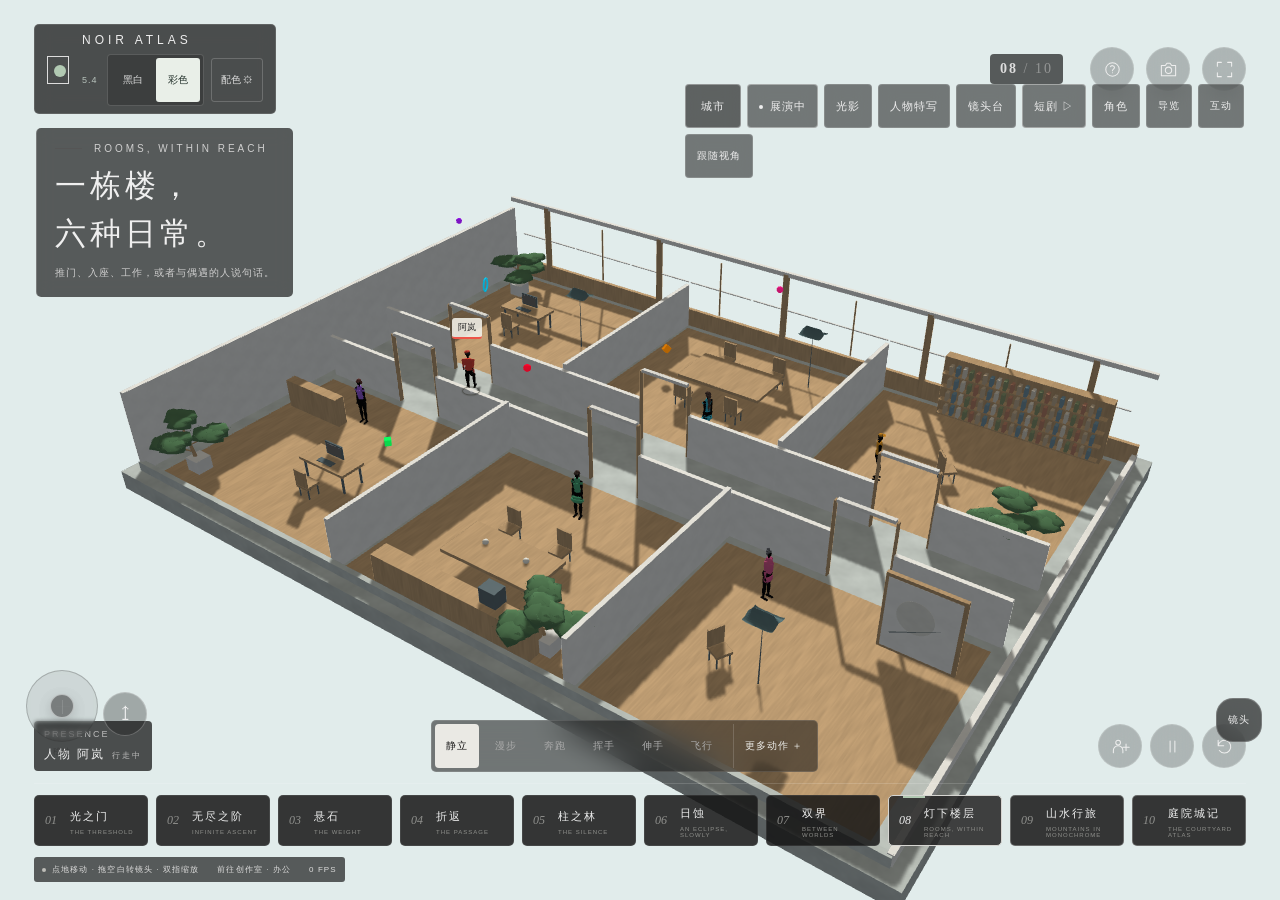
<file: index.html>
<!doctype html>
<html lang="zh-CN"><head><meta charset="utf-8">
<meta name="viewport" content="width=device-width,initial-scale=1,maximum-scale=5,viewport-fit=cover">
<meta name="theme-color" content="#111111"><meta name="description" content="NOIR ATLAS 5.4 双模式材质微剧场：十个真实3D场景、男女两副成人体型、动作库 73 项对照、自由镜头、清爽彩色贴图与纯净黑白随时切换、头顶对白、无脸彩衣人物与可编辑的实时短剧。">
<meta name="referrer" content="no-referrer">
<title>NOIR ATLAS · 黑白之间</title>
<style>:root{color-scheme:dark;--paper:#efede7;--muted:#a2a19f;--line:#ffffff26;--panel:rgba(20,20,20,.78)}*{box-sizing:border-box}html,body{margin:0;width:100%;height:100%;overflow:hidden;background:#080808;color:var(--paper);font-family:Inter,'Helvetica Neue','PingFang SC','Microsoft YaHei',sans-serif}body{overscroll-behavior:none;user-select:none;-webkit-user-select:none}button,input{font:inherit}button{color:inherit;cursor:pointer;-webkit-tap-highlight-color:transparent}button:focus-visible,input:focus-visible{outline:2px solid #fff;outline-offset:4px}button{border:0;background:none}#stage{width:100%;height:100%;display:block;touch-action:none}#shade-top,#shade-bottom{pointer-events:none;position:fixed;left:0;width:100%;z-index:1}#shade-top{top:0;height:220px;background:linear-gradient(#0008,transparent)}#shade-bottom{bottom:0;height:240px;background:linear-gradient(transparent,#080808e8)}.ui{transition:opacity .4s,transform .4s}.topbar{position:fixed;z-index:5;top:max(26px,env(safe-area-inset-top));left:34px;right:34px;display:flex;align-items:center;justify-content:space-between}.brand{display:flex;align-items:center;gap:13px}.brandmark{width:25px;height:30px;border:1px solid #ddd;position:relative}.brandmark:after{content:'';position:absolute;width:12px;height:12px;background:#ddd;border-radius:50%;left:6px;top:8px}.brand-name{font-size:12px;letter-spacing:4px;font-weight:500}.brand-sub{font-size:9px;letter-spacing:3px;color:#b9b8b5;margin-top:6px}.top-actions{display:flex;align-items:center;gap:12px}.top-index{font-family:Georgia,serif;font-size:14px;letter-spacing:2px;color:#ccc;margin-right:15px}.top-index span{opacity:.45}.iconbutton{height:40px;width:40px;border:1px solid var(--line);border-radius:50%;display:inline-flex;align-items:center;justify-content:center;background:#0c0c0c3d;backdrop-filter:blur(10px)}.iconbutton:hover,.iconbutton[aria-pressed=true]{background:#ededeb;color:#111;border-color:#ededeb}.iconbutton svg{width:17px;height:17px;fill:none;stroke:currentColor;stroke-width:1.3;stroke-linecap:round;stroke-linejoin:round}.headline{position:fixed;z-index:2;top:127px;left:36px;pointer-events:none;max-width:390px}.eyebrow{font-size:10px;letter-spacing:3px;color:#bebdb9;display:flex;align-items:center;gap:12px}.eyebrow:before{content:'';height:1px;width:27px;background:#aaa}.headline h1{font-family:'Songti SC','Noto Serif CJK SC','SimSun',Georgia,serif;font-size:45px;font-weight:300;letter-spacing:5px;line-height:1.5;margin:18px 0 15px;white-space:pre-line;text-shadow:0 1px 20px #0003}.headline p{font-size:11px;letter-spacing:1px;line-height:1.8;color:#bcbcb9;max-width:260px}.scene-rail{position:fixed;right:35px;top:50%;z-index:3;transform:translateY(-50%);display:flex;flex-direction:column;gap:18px}.rail-dot{width:30px;height:24px;display:flex;align-items:center;justify-content:center;font-size:9px;letter-spacing:1px;color:#aaa}.rail-dot.active:before{content:'';position:absolute;width:28px;height:28px;border:1px solid #eee;border-radius:50%}.workspace{position:fixed;z-index:7;right:35px;top:84px;display:flex;gap:7px}.tool-pill{border:1px solid var(--line);background:#1118;border-radius:4px;height:34px;padding:0 12px;font-size:11px;letter-spacing:1px;backdrop-filter:blur(10px)}.tool-pill:hover{border-color:#ddd}.settings{position:fixed;z-index:12;right:35px;top:128px;width:258px;padding:21px;border:1px solid var(--line);border-radius:8px;background:var(--panel);backdrop-filter:blur(25px);box-shadow:0 12px 50px #0003}.settings[hidden]{display:none}.panel-title{display:flex;align-items:center;justify-content:space-between;font-size:12px;letter-spacing:2px;margin-bottom:22px}.panel-title button{color:#bbb;font-size:19px}.setting{display:block;margin:18px 0}.setting .label{display:flex;justify-content:space-between;font-size:11px;color:#cececc;margin-bottom:9px}.setting output{color:#888;font-variant-numeric:tabular-nums}.setting input[type=range]{width:100%;height:2px;accent-color:#eee;cursor:pointer;display:block;margin:14px 0}.panel-small{font-size:10px;line-height:1.7;color:#939390;border-top:1px solid var(--line);padding-top:14px;margin-top:20px}.bottom{position:fixed;z-index:5;left:34px;right:34px;bottom:max(22px,env(safe-area-inset-bottom));display:flex;flex-direction:column;gap:20px}.control-row{display:flex;align-items:center;justify-content:space-between;gap:15px}.actor-meta{min-width:125px}.actor-meta .caption{font-size:9px;color:#999;letter-spacing:2px;margin-bottom:7px}.actor-meta .value{font-size:12px;letter-spacing:2px}.actor-meta b{font-weight:400;font-variant-numeric:tabular-nums}.actor-meta small{font-size:9px;color:#aaa;margin-left:7px}.actions{display:flex;gap:5px;padding:5px;border:1px solid #ffffff1e;border-radius:8px;background:#1414148c;backdrop-filter:blur(14px)}.action{height:34px;padding:0 15px;border-radius:4px;color:#aaa;font-size:11px;letter-spacing:1px;white-space:nowrap}.action.active{background:#eae9e4;color:#111}.action:hover:not(.active){background:#ffffff12;color:#fff}.lower-tools{display:flex;gap:9px;justify-content:end;min-width:125px}.scene-dock{display:grid;grid-template-columns:repeat(5,1fr);gap:10px;padding-top:17px;border-top:1px solid var(--line)}.scene-button{height:66px;border:1px solid #ffffff16;background:#18181867;border-radius:5px;display:flex;align-items:center;gap:13px;padding:9px 13px;text-align:left;position:relative;overflow:hidden}.scene-button:hover{border-color:#ffffff66;background:#222c}.scene-button.active{border-color:#d6d5d1;background:#d6d5d10a}.scene-button.active:after{content:'';height:2px;width:22px;position:absolute;top:0;left:14px;background:#eee}.scene-num{font:italic 16px Georgia,serif;color:#90908d;min-width:19px}.scene-button.active .scene-num{color:#eee}.scene-name{font-size:12px;letter-spacing:2px}.scene-en{font-size:8px;letter-spacing:1.6px;color:#8f8f8b;margin-top:5px}.scene-icon{width:46px;height:43px;margin-left:auto;opacity:.6;position:relative;flex-shrink:0}.scene-icon svg{width:100%;height:100%}.footnote{display:flex;justify-content:space-between;color:#888;font-size:9px;letter-spacing:1.1px;margin-top:-9px}.footnote .live{display:inline-block;width:4px;height:4px;border-radius:100%;background:#bdbdb8;vertical-align:middle;margin-right:6px}.joystick{position:fixed;z-index:6;bottom:227px;left:35px;width:92px;height:92px;border:1px solid #ffffff35;border-radius:50%;background:#1112;backdrop-filter:blur(4px);touch-action:none;opacity:.80;cursor:grab}.joystick:before,.joystick:after{content:'';position:absolute;background:#fff2}.joystick:before{height:1px;width:14px;top:45px;left:38px}.joystick:after{width:1px;height:14px;left:45px;top:38px}.joystick .knob{position:absolute;top:30px;left:30px;width:30px;height:30px;background:#ddd;border:1px solid #eee9;border-radius:50%;box-shadow:0 4px 14px #0004;pointer-events:none;opacity:.85}.joylabel{position:absolute;top:103px;left:0;width:100%;text-align:center;letter-spacing:2px;font-size:9px;color:#b0b0ac;pointer-events:none}.jump-control{position:fixed;z-index:6;right:37px;bottom:246px;display:flex;flex-direction:column;align-items:center;gap:10px}.jump-control .iconbutton{width:54px;height:54px}.jump-control span{font-size:9px;letter-spacing:2px;color:#b0b0ac}#marker{position:fixed;z-index:2;pointer-events:none;transform:translate(-50%,-50%);height:15px;width:26px;border:1px solid #fff7;border-radius:50%;box-shadow:0 0 0 1px #0002;opacity:.7}#marker:after{content:'';width:3px;height:3px;background:#fff;position:absolute;left:11px;top:5px;border-radius:50%}#hint{position:fixed;z-index:8;left:50%;top:52%;transform:translate(-50%,-50%);pointer-events:none;padding:12px 18px;border-radius:4px;border:1px solid #ffffff25;backdrop-filter:blur(12px);background:#151515a0;font-size:11px;letter-spacing:1px;color:#ddd;opacity:0;transition:opacity .3s;white-space:nowrap}#hint.visible{opacity:1}.error-screen{position:fixed;inset:0;z-index:100;background:#111;display:flex;align-items:center;justify-content:center;padding:30px;text-align:center;line-height:2;white-space:pre-line}.error-screen[hidden]{display:none}.help{position:fixed;inset:0;z-index:15;background:#0008;backdrop-filter:blur(8px);display:flex;align-items:center;justify-content:center;padding:20px}.help[hidden]{display:none}.help-card{max-width:425px;padding:30px;border:1px solid #444;background:#161616;border-radius:8px;position:relative}.help-card h2{font-family:Georgia,'Songti SC',serif;font-weight:400;letter-spacing:3px;font-size:24px;margin:2px 0 10px}.help-card p{font-size:12px;line-height:2;color:#aaa}.help-line{display:flex;gap:22px;align-items:baseline;padding:13px 0;border-bottom:1px solid #fff1;font-size:12px}.help-line strong{font-weight:400;min-width:58px;color:#e5e5e0}.help-line span{color:#999;line-height:1.8}.help-card .dismiss{width:100%;margin-top:22px;height:42px;background:#e5e5df;color:#111;border-radius:3px;font-size:12px;letter-spacing:2px}.restore{position:fixed;z-index:20;top:20px;right:20px;opacity:0;pointer-events:none}.immersive .ui,.immersive #marker,.immersive #shade-top,.immersive #shade-bottom{opacity:0;pointer-events:none}.immersive .restore{opacity:.45;pointer-events:auto}.immersive .restore:hover{opacity:1}.immersive .joystick,.immersive .jump-control{opacity:0;pointer-events:none}.immersive #stage{cursor:crosshair}.paused #pause{background:#eee;color:#111}.scene-transition{position:fixed;inset:0;z-index:30;background:#090909;pointer-events:none;opacity:0;transition:opacity .18s}.scene-transition.on{opacity:1}
@media(min-width:1700px){.headline{top:160px}.headline h1{font-size:55px}.bottom{left:50px;right:50px}}
@media(max-width:900px){.scene-icon{display:none}.action{padding:0 11px}.actor-meta,.lower-tools{min-width:95px}.scene-en{font-size:7px;letter-spacing:1px}.scene-button{gap:8px;padding:9px}.headline h1{font-size:36px}.headline{max-width:320px}}
@media(max-width:600px){.topbar{top:max(20px,env(safe-area-inset-top));left:20px;right:18px}.brand{gap:10px}.brandmark{height:25px;width:21px}.brandmark:after{width:10px;height:10px;top:7px;left:5px}.brand-name{font-size:10px;letter-spacing:3px}.brand-sub{font-size:7px;letter-spacing:2px}.top-index{display:none}.top-actions{gap:7px}.iconbutton{width:35px;height:35px}.headline{top:98px;left:22px;max-width:290px}.eyebrow{font-size:8px;letter-spacing:2.2px;gap:9px}.eyebrow:before{width:19px}.headline h1{font-size:28px;line-height:1.65;letter-spacing:3px;margin:14px 0 10px}.headline p{font-size:10px;width:185px;line-height:1.8}.workspace{top:79px;right:18px;flex-direction:column;gap:6px}.tool-pill{height:30px;padding:0 9px;font-size:10px;background:#1115}.settings{top:147px;right:18px;width:237px}.scene-rail{display:none}.bottom{left:16px;right:16px;bottom:max(14px,env(safe-area-inset-bottom));gap:12px}.control-row{flex-wrap:wrap;gap:11px}.actor-meta{min-width:0;display:flex;align-items:center;gap:12px;order:0}.actor-meta .caption{font-size:8px;margin:0}.actor-meta .value{font-size:10px;letter-spacing:1px}.actor-meta small{font-size:8px}.lower-tools{order:1;min-width:0;gap:8px}.lower-tools .iconbutton{width:30px;height:30px}.actions{order:2;width:100%;justify-content:space-between;padding:4px;gap:0;background:#0d0d0dc9}.action{height:32px;padding:0 9px;font-size:10px;letter-spacing:.5px}.scene-dock{gap:6px;padding-top:11px}.scene-button{height:51px;flex-direction:column;justify-content:center;align-items:flex-start;gap:4px;padding:7px 6px}.scene-num{font-size:10px;line-height:1}.scene-name{font-size:10px;letter-spacing:1px}.scene-en{display:none}.scene-button.active:after{left:6px;width:16px}.footnote{font-size:7px;letter-spacing:.5px;gap:4px;margin-top:0}.footnote .technical{display:none}.joystick{bottom:234px;left:23px;width:80px;height:80px}.joystick .knob{top:25px;left:25px;width:30px;height:30px}.joystick:before{top:39px;left:33px}.joystick:after{left:39px;top:33px}.joylabel{top:91px;font-size:8px}.jump-control{bottom:248px;right:25px;gap:9px}.jump-control .iconbutton{width:46px;height:46px}.jump-control span{font-size:8px}#shade-bottom{height:330px}#hint{font-size:10px;max-width:calc(100vw - 30px);white-space:normal;text-align:center}.help-card{padding:25px}.help-card h2{font-size:22px}.help-line{font-size:11px;gap:17px}}
@media(max-height:600px) and (orientation:landscape){.headline{top:82px}.headline h1{font-size:24px;margin:9px 0}.headline p{display:none}.topbar{top:15px}.workspace{top:63px}.bottom{bottom:12px;gap:10px}.scene-dock{padding-top:10px}.scene-button{height:48px}.scene-icon{display:none}.joystick{bottom:169px;width:70px;height:70px}.joystick .knob{top:20px;left:20px}.joylabel{top:78px}.jump-control{bottom:180px}.settings{top:105px;max-height:calc(100vh - 115px);overflow-y:auto}.setting{margin:12px 0}.scene-rail{display:none}}
@media(prefers-reduced-motion:reduce){.ui,.scene-transition,#hint{transition:none}}

.light-scene .headline h1{color:#1b1b1b;text-shadow:none}.light-scene .headline .eyebrow{color:#464644}.light-scene .headline .eyebrow:before{background:#555}.light-scene .headline p{color:#41413f}.light-scene .rail-dot{color:#333}.light-scene .rail-dot.active:before{border-color:#444}
@media(max-width:600px){.headline p{width:205px}}

.close-up .headline{opacity:0;pointer-events:none}

/* 2.0: compact controls keep the composition, not the interface, in charge. */
.actions{max-width:100%;overflow-x:auto;scrollbar-width:none}.actions::-webkit-scrollbar{display:none}.action{flex-shrink:0;padding:0 12px}.more-action{color:#ecece8;border-left:1px solid #ffffff28;border-radius:0;margin-left:4px}
.settings{max-height:calc(100dvh - 240px);overflow:auto;scrollbar-width:thin}
.motion-panel,.director-panel{position:fixed;z-index:14;right:35px;width:328px;border:1px solid #ffffff30;border-radius:8px;padding:22px;background:rgba(15,15,15,.94);backdrop-filter:blur(24px);box-shadow:0 20px 70px #0005;max-height:calc(100dvh - 210px);overflow-y:auto;scrollbar-width:thin}
.motion-panel{bottom:218px}.director-panel{top:129px}.motion-panel[hidden],.director-panel[hidden],.flight-controls[hidden]{display:none}
.motion-panel .panel-title,.director-panel .panel-title{margin-bottom:12px;font-size:10px;letter-spacing:2px}.panel-intro{font-size:11px;line-height:1.9;color:#a2a2a0;margin:0 0 16px}
.motion-grid{display:grid;grid-template-columns:repeat(3,1fr);gap:6px}.motion-grid .action{border:1px solid #ffffff20;padding:0 4px;height:40px;color:#bbb}.motion-grid .action.active{color:#111}.motion-panel .setting{margin:19px 0}
.wide-button{display:block;padding:0 13px;border:1px solid #ffffff35;min-height:39px;border-radius:4px;font-size:11px;background:#ffffff08;width:100%}.wide-button:hover{background:#ffffff15}.camera-grid{display:grid;grid-template-columns:repeat(3,1fr);background:#ffffff08;border-radius:5px;padding:4px;gap:4px}.record-row{display:flex;gap:8px;margin:14px 0}.record-row button{flex:1}.recording{color:#ff5269;border-color:#ff52697a}.shot-meta{display:flex;justify-content:space-between;font-size:8px;letter-spacing:1px;color:#aaa}#shot-scrub{width:100%;height:3px;accent-color:#eee;margin:15px 0;cursor:pointer}.colour-setting{display:flex;align-items:center;justify-content:space-between;gap:15px;padding-top:16px;border-top:1px solid #ffffff25;font-size:11px}.colour-setting small{display:block;color:#aaa;font-size:9px;margin-top:6px}.colour-setting input{accent-color:#eee;width:18px;height:18px}
.flight-controls{position:fixed;z-index:6;right:35px;bottom:332px;padding:12px 13px;border:1px solid #ffffff30;border-radius:7px;background:#101010a6;backdrop-filter:blur(12px);width:192px}.flight-title{display:flex;justify-content:space-between;font-size:8px;letter-spacing:1.5px;color:#aaa}.flight-title output{color:#eee;font-variant-numeric:tabular-nums}.flight-buttons{display:flex;gap:6px;margin:10px 0}.flight-buttons button{flex:1;font-size:11px;height:40px;border:1px solid #ffffff38;border-radius:4px;touch-action:none}.flight-buttons button:active{color:#111;background:#eee}.flight-controls>span{font-size:9px;color:#bbb;letter-spacing:.5px}.immersive .flight-controls{opacity:0;pointer-events:none}.help-card{max-height:85dvh;overflow-y:auto}
@media(max-width:1150px) and (min-width:601px){.actor-meta{min-width:105px}.lower-tools{min-width:0;gap:5px}.action{padding:0 8px;font-size:10px}.actions{gap:2px}.topbar{left:28px;right:28px}}
@media(max-width:600px){.actions{justify-content:flex-start;gap:0;overflow-x:auto}.actions .action{padding:0 10px;min-height:38px}.motion-panel,.director-panel{right:16px;width:min(330px,calc(100vw - 32px));padding:18px;max-height:calc(100dvh - 280px)}.motion-panel{bottom:220px}.director-panel{top:125px}.workspace{gap:5px}.flight-controls{right:19px;bottom:330px;width:172px;padding:10px}.flight-buttons button{min-height:42px;padding:0 5px}.flight-controls>span{font-size:8px}.motion-grid .action{height:44px;font-size:11px}.panel-intro{font-size:10px}.settings{top:175px;max-height:calc(100dvh - 270px)}.brand-sub{font-size:6.8px;letter-spacing:1px}.footnote{letter-spacing:0}.help-card{max-height:83dvh}}
@media(max-height:600px) and (orientation:landscape){.motion-panel,.director-panel{top:100px;bottom:auto;max-height:calc(100dvh - 150px);width:300px}.flight-controls{right:100px;bottom:170px}.settings{max-height:calc(100dvh - 155px)}}

/* 3.0 — quieter gallery layout; the entire flight controller lives by the thumb. */
:root{--control-bottom:158px;--control-left:26px}
.topbar{top:max(24px,env(safe-area-inset-top))}.brandmark{width:22px;height:28px}.brand-sub{letter-spacing:2px}
.workspace{gap:7px}.exhibiting:before{content:'';display:inline-block;width:4px;height:4px;border-radius:50%;background:#eee;vertical-align:middle;margin-right:7px}.exhibiting{border-color:#ffffff60}
.headline{top:124px;max-width:325px}.headline h1{font-size:36px;letter-spacing:4px;margin-top:15px}.headline p{max-width:220px;font-size:10px}
.scene-rail{display:none}
.bottom{gap:11px;bottom:max(18px,env(safe-area-inset-bottom))}
.scene-dock{display:flex;gap:8px;padding-top:11px;overflow-x:auto;scrollbar-width:none}.scene-dock::-webkit-scrollbar{display:none}
.scene-button{height:51px;flex:1;min-width:112px;padding:8px 10px;gap:8px}.scene-icon{display:none}.scene-num{font-size:12px;min-width:17px}.scene-name{font-size:11px}.scene-en{font-size:6px;letter-spacing:1px}
.footnote{margin-top:0;line-height:15px;font-size:8px}.control-row{gap:9px}.actions{border-radius:5px;padding:3px}.action{height:32px;font-size:10px;padding:0 11px}.actor-meta{min-width:115px}.actor-meta small{font-size:8px}.lower-tools{min-width:102px;gap:6px}.lower-tools .iconbutton{height:31px;width:31px}
#shade-bottom{height:210px;background:linear-gradient(transparent,#080808de)}#shade-top{height:130px;background:linear-gradient(#0007,transparent)}
.control-cluster{position:fixed;z-index:7;left:var(--control-left);bottom:var(--control-bottom);display:flex;align-items:flex-end;gap:5px;width:max-content;height:87px}
.control-cluster .joystick{position:relative;inset:auto;width:72px;height:72px;opacity:.70;background:#15151522;backdrop-filter:blur(2px);border-color:#ffffff50;flex-shrink:0}
.control-cluster .joystick:before{top:35px;left:29px}.control-cluster .joystick:after{left:35px;top:29px}
.control-cluster .joystick .knob{width:24px;height:24px;top:23px;left:23px;background:#deded9}
.control-cluster .joylabel{top:auto;bottom:-16px;left:0;font-size:8px;letter-spacing:1px;opacity:.8}
.control-cluster .flight-controls{position:relative;inset:auto;display:grid;grid-template-columns:36px 29px;grid-template-rows:34px 34px;gap:2px 0;padding:0;width:65px;height:70px;background:none;border:0;box-shadow:none;backdrop-filter:none;align-items:center}
.control-cluster .flight-controls[hidden]{display:none}.flight-controls button{touch-action:none;position:relative;border:0;padding:0;height:34px;width:36px;display:flex;align-items:center;justify-content:center;background:none}
.flight-controls button span{display:flex;align-items:center;justify-content:center;height:26px;width:26px;border:1px solid #ffffff4a;border-radius:50%;background:#17171770;font-size:15px;line-height:1;backdrop-filter:blur(4px)}
.flight-controls button:active span{background:#efefeb;color:#111}.flight-controls #fly-up{grid-column:1;grid-row:1}.flight-controls #fly-down{grid-column:1;grid-row:2}.flight-controls #flight-altitude{grid-column:2;grid-row:1;font-size:8px;text-align:center;color:#ddd;font-variant-numeric:tabular-nums}.flight-controls #land{grid-column:2;grid-row:2;width:29px}.flight-controls #land span{font-size:10px;width:23px;height:23px}
.control-cluster .jump-control{position:relative;inset:auto;display:block;height:35px;width:35px;margin:0 0 6px 0}.jump-control #jump{height:34px;width:34px;border:1px solid #ffffff40;border-radius:50%;background:#15151550;font-size:19px}.is-flying .jump-control{display:none}
.immersive .control-cluster{opacity:0;pointer-events:none}.immersive .control-cluster *{pointer-events:none}.light-scene .control-cluster .joystick{border-color:#3336}.light-scene .joystick .knob{background:#383838}.light-scene .control-cluster .joylabel{color:#333}.light-scene .flight-controls #flight-altitude{color:#444}
.motion-panel{bottom:167px}.director-panel{top:127px}.legacy-inspector{display:none!important}#hint{top:auto;bottom:calc(var(--control-bottom) + 96px);max-width:390px;transform:translateX(-50%);font-size:10px;padding:9px 13px;white-space:normal;text-align:center}
@media(min-width:1450px){.headline h1{font-size:43px}.scene-button{max-width:220px}}
@media(max-width:900px){.scene-button{min-width:107px}.actor-meta .caption{display:none}.actor-meta{min-width:100px}.action{padding:0 8px}.lower-tools{min-width:99px}.headline h1{font-size:32px}}
@media(max-width:600px){
 :root{--control-bottom:185px;--control-left:18px}
 .topbar{left:20px;right:16px;top:max(19px,env(safe-area-inset-top))}.brand-name{font-size:10px}.brand-sub{font-size:6px;letter-spacing:1.2px}.top-actions{gap:5px}.top-actions .iconbutton{width:31px;height:31px}
 .workspace{left:20px;right:16px;top:69px;flex-direction:row;justify-content:flex-start;gap:5px}.tool-pill{font-size:9px;padding:0 9px;height:29px;border-radius:3px;letter-spacing:0}
 .headline{top:123px;left:21px;max-width:260px}.headline h1{font-size:26px;line-height:1.6;margin:12px 0 9px;letter-spacing:2px}.headline p{max-width:190px;font-size:9px;line-height:1.8}.eyebrow{font-size:7px;letter-spacing:1.9px}
 .bottom{left:14px;right:14px;gap:9px;bottom:max(13px,env(safe-area-inset-bottom))}.control-row{gap:8px}.actor-meta{min-width:0}.actor-meta .caption{display:none}.actor-meta .value{font-size:9px}.actor-meta small{font-size:8px}.lower-tools{min-width:0;gap:7px}.lower-tools .iconbutton{height:27px;width:27px}.lower-tools .iconbutton svg{width:14px}
 .actions{width:100%;padding:3px;justify-content:flex-start;border-radius:4px;background:#101010ae}.actions .action{padding:0 10px;min-height:34px;height:34px;font-size:10px}.scene-dock{gap:6px;padding-top:9px}.scene-button{min-width:81px;flex-direction:row;gap:6px;height:39px;align-items:center;padding:6px 8px}.scene-name{font-size:10px;letter-spacing:1px}.scene-num{font-size:10px;min-width:12px}.scene-en{display:none}.footnote{font-size:7px;line-height:12px}.footnote .technical{display:none}
 .control-cluster .joystick{height:66px;width:66px}.control-cluster .joystick .knob{width:22px;height:22px;left:21px;top:21px}.control-cluster .joystick:before{top:32px;left:26px}.control-cluster .joystick:after{top:26px;left:32px}.control-cluster .flight-controls{height:68px}
 #shade-bottom{height:250px}.motion-panel{bottom:181px;max-height:calc(100dvh - 292px);right:14px;width:calc(100vw - 28px);padding:18px}.director-panel{top:110px;max-height:calc(100dvh - 300px);right:14px}.settings{top:110px;max-height:calc(100dvh - 300px)}.settings .setting{margin:13px 0}.motion-grid .action{height:39px}
 #hint{font-size:9px;max-width:calc(100vw - 38px);width:max-content;bottom:calc(var(--control-bottom) + 97px)}
}
@media(max-width:360px){.workspace{gap:4px;left:15px}.workspace .tool-pill{padding:0 7px;font-size:8px}.topbar{left:15px}.headline{left:17px}}
@media(max-height:600px) and (orientation:landscape){
 :root{--control-bottom:125px;--control-left:21px}
 .topbar{top:13px;left:24px}.workspace{top:61px;right:24px;left:auto;flex-direction:row}.headline{top:76px;left:26px}.headline h1{font-size:22px;margin:8px 0}.headline p{display:none}.headline .eyebrow{font-size:7px}.bottom{left:22px;right:22px;bottom:10px;gap:7px}.scene-dock{padding-top:7px}.scene-button{height:36px;min-width:90px}.scene-en{display:none}.actions .action{height:29px;min-height:29px}.control-row{flex-wrap:nowrap}.actions{order:0;width:auto}.actor-meta{min-width:92px}.lower-tools{order:0}.footnote{font-size:6px;line-height:10px}.motion-panel,.director-panel{top:99px;bottom:auto;max-height:calc(100dvh - 119px)}.settings{top:99px;max-height:calc(100dvh - 119px)}
}

/* Mobile labels stay above the artwork rather than over the black masses. */
@media(max-width:600px){.headline{top:116px;max-width:calc(100vw - 42px)}.headline h1{font-size:16px;line-height:1.5;letter-spacing:1px;white-space:normal;margin:10px 0 0}.headline p{display:none}.headline .eyebrow{font-size:6.8px}}
/* 4.0 — explorable worlds, a small interaction palette, no permanent large HUD. */
.world-strip{position:fixed;top:128px;right:35px;z-index:8;display:flex;gap:6px}.world-strip[hidden]{display:none}.world-strip .tool-pill{font-size:10px;height:31px;padding:0 11px}
.places-panel,.social-panel{position:fixed;z-index:16;right:35px;top:172px;width:283px;padding:18px;border:1px solid #ffffff35;border-radius:7px;background:#151515ed;backdrop-filter:blur(18px);max-height:calc(100dvh - 348px);overflow:auto;scrollbar-width:thin}.places-panel[hidden],.social-panel[hidden]{display:none}.places-panel .panel-title,.social-panel .panel-title{font-size:10px;letter-spacing:1px;margin-bottom:9px}.places-panel .panel-intro,.social-panel .panel-intro{font-size:10px;margin-bottom:13px}.place-item{display:flex;align-items:center;justify-content:space-between;width:100%;height:38px;padding:0 8px;border-bottom:1px solid #ffffff17;font-size:10px;text-align:left}.place-item:hover{background:#ffffff0a}.place-item small{color:#999;font-size:8px}.label-toggle{display:flex;align-items:center;gap:8px;font-size:10px;color:#aaa;margin-top:13px}.label-toggle input{accent-color:#ddd}.social-actions{display:grid;grid-template-columns:repeat(3,1fr);gap:6px;margin-bottom:12px}.social-actions button{padding:0 7px;font-size:10px;min-height:35px}.social-panel #take-control{font-size:9px;min-height:32px;color:#aaa}
#world-hud{position:fixed;inset:0;pointer-events:none;z-index:2;overflow:hidden}.speech-bubble,.person-label,.room-tag{position:absolute;transform:translate(-50%,-100%);font-size:10px;letter-spacing:.5px;white-space:nowrap}.speech-bubble{border:1px solid #0002;border-radius:14px 14px 14px 3px;padding:6px 9px;background:#f4f1e8ee;color:#313130;box-shadow:0 2px 12px #0001}.person-label{font-size:9px;background:#f4f1e8b8;color:#333;padding:3px 6px;border-radius:3px}.room-tag{font-size:9px;color:#45453d;letter-spacing:2px;background:#efede566;border-radius:3px;padding:3px 5px}
.immersive #world-hud{opacity:0}.living-world .headline h1{font-size:31px;line-height:1.55}.living-world .headline p{max-width:230px}.living-world .headline{max-width:300px;top:128px}.living-world #shade-top{height:110px}.living-world #marker{width:18px;height:9px;opacity:.55;border-color:#35352d}.living-world #marker:after{left:7px;top:2px;background:#ddd}.living-world .scene-button{min-width:110px}.living-world .scene-button[data-scene="7"],.living-world .scene-button[data-scene="8"],.living-world .scene-button[data-scene="9"]{border-color:#d6d5d155}.living-world .scene-button.active{border-color:#d6d5d1}
@media(max-width:900px){.world-strip{right:25px}.living-world .headline h1{font-size:24px}.places-panel,.social-panel{right:25px}}
@media(max-width:600px){.world-strip{top:104px;left:20px;right:auto;gap:5px}.world-strip .tool-pill{height:26px;font-size:8px;padding:0 8px;background:#1116}.living-world .headline{top:148px;left:21px;max-width:270px}.living-world .headline h1{font-size:14px;white-space:normal;line-height:1.5;margin:8px 0 0}.living-world .headline .eyebrow{font-size:6px}.living-world .scene-button{min-width:91px}.places-panel,.social-panel{right:16px;left:auto;top:143px;width:min(300px,calc(100vw - 32px));padding:16px;max-height:calc(100dvh - 345px)}.speech-bubble{font-size:8px;padding:5px 7px}.room-tag{font-size:7px;letter-spacing:.5px}.person-label{font-size:8px}}
@media(max-height:600px) and (orientation:landscape){.world-strip{top:101px;left:auto;right:25px}.world-strip .tool-pill{height:25px;font-size:8px}.living-world .headline{top:75px}.living-world .headline h1{font-size:19px}.places-panel,.social-panel{top:137px;max-height:calc(100dvh - 180px)}}

/* Dialogue remains readable while the actual world gets smaller. */
#world-hud{z-index:4}.immersive #world-hud{opacity:1}.bubble-leaders{position:absolute;inset:0;pointer-events:none;overflow:visible}
.dialogue-bubble{position:absolute;padding:5px 8px 6px;background:rgba(250,248,243,.94);color:#252622;border:1px solid #383b3520;border-left:2px solid var(--voice-colour);border-radius:6px;box-shadow:0 3px 14px #0002;line-height:1.42;letter-spacing:.1px;white-space:normal;overflow-wrap:anywhere;transform:none;pointer-events:none;font-weight:400}
.bubble-name{display:block;font-size:8px;line-height:1.2;letter-spacing:.8px;color:#666;margin-bottom:2px}.bubble-name:before{content:'';display:inline-block;width:4px;height:4px;background:var(--voice-colour);border-radius:50%;vertical-align:middle;margin-right:4px}.bubble-text{display:block;min-height:1.3em}
.cast-label{position:absolute;transform:translate(-50%,-100%);padding:3px 6px;color:#292929;background:#f3f1e9e0;border-bottom:2px solid;border-radius:3px;font-size:9px;white-space:nowrap}
.viewport-tools{position:fixed;right:18px;bottom:var(--control-bottom);z-index:7;display:flex;flex-direction:column;align-items:flex-end;gap:6px;padding:0;border:0;background:none;width:auto;backdrop-filter:none}
#view-toggle{min-height:34px;min-width:34px;padding:0 11px;border:1px solid #ffffff32;border-radius:17px;background:#141414aa;backdrop-filter:blur(12px);font-size:10px;letter-spacing:1px;color:#eee}
#view-toggle[aria-expanded=true],.viewport-tools[aria-expanded=true] #view-toggle{background:#e8e7e1;color:#222;border-color:#e8e7e1}
.view-tray{padding:5px 6px;border:1px solid #ffffff25;border-radius:7px;background:#14141499;backdrop-filter:blur(12px);width:154px}
.view-tray[hidden]{display:none}
.view-row{display:flex;align-items:center;justify-content:center;gap:2px}.view-row button{min-height:29px;min-width:29px;border-radius:3px;font-size:14px}.view-row output{font-size:9px;width:46px;text-align:center;color:#ddd;font-variant-numeric:tabular-nums}.view-row button:hover{background:#ffffff18}.view-row #view-projection{font-size:10px;flex:1}.view-row #view-lock{font-size:10px;min-width:42px}.view-row button[aria-pressed=true]{background:#e8e7e1;color:#222}
.theatre-panel,.cast-panel{position:fixed;right:34px;top:130px;z-index:19;width:348px;border:1px solid #ffffff30;border-radius:8px;padding:21px;background:#151515f5;backdrop-filter:blur(24px);box-shadow:0 20px 80px #0004;max-height:calc(100dvh - 280px);overflow:auto;scrollbar-width:thin}
.theatre-panel[hidden],.cast-panel[hidden],#theatre-bar[hidden]{display:none}.theatre-panel .panel-title,.cast-panel .panel-title{font-size:11px;letter-spacing:1px;margin-bottom:12px}
.story-item{display:flex;align-items:center;width:100%;text-align:left;gap:11px;padding:13px 9px;border:1px solid #ffffff20;border-radius:5px;margin:7px 0;transition:background .2s}.story-item:hover{background:#ffffff0a;border-color:#ffffff55}.story-item .play-glyph{height:29px;width:29px;display:grid;place-items:center;border:1px solid #ffffff40;border-radius:50%;font-size:12px;color:#ddd}.story-item strong{font-size:12px;line-height:1.8;display:block;font-weight:400;letter-spacing:.5px}.story-item small{display:block;font-size:9px;color:#999;line-height:1.7}
.dialogue-toggles{display:flex;gap:9px;flex-wrap:wrap;font-size:10px;color:#bbb;margin:20px 0 10px}.dialogue-toggles label{display:flex;align-items:center;gap:3px}.dialogue-toggles input,.label-toggle input{accent-color:#ccc;min-width:15px;min-height:15px}details{border-top:1px solid #ffffff20;margin-top:15px;padding-top:13px;font-size:11px;color:#aaa}summary{cursor:pointer;line-height:1.9;letter-spacing:.5px}
#script-editor{width:100%;resize:vertical;margin-top:12px;min-height:140px;background:#0b0b0b;color:#c8c9c1;border:1px solid #ffffff25;border-radius:4px;font:11px/1.7 monospace;padding:11px;user-select:text}#script-error{font-size:11px;line-height:1.7;color:#eba8a0;min-height:12px}#dialogue-log{max-height:190px;overflow:auto;user-select:text;font-size:11px;line-height:1.8}#dialogue-log b{font-weight:400;color:#e1e0d9}
#cast-list{display:flex;flex-wrap:wrap;gap:6px;margin:10px 0 20px}.cast-item{border:1px solid #ffffff25;border-radius:4px;font-size:11px;padding:7px 9px;color:#bbb;display:flex;gap:6px;align-items:center}.cast-item span{width:6px;height:6px;border-radius:50%}.cast-item.selected{border-color:#eee;color:#eee}
.roster-list{display:grid;grid-template-columns:repeat(2,1fr);gap:6px;margin:0 0 16px}
.roster-card{display:flex;flex-direction:column;align-items:flex-start;gap:3px;padding:8px 9px;border:1px solid #ffffff22;border-radius:5px;text-align:left;color:#bbb;background:#ffffff06}
.roster-card strong{font-size:12px;font-weight:400;letter-spacing:.5px;color:#e8e7e1}
.roster-card small{font-size:9px;color:#888;letter-spacing:.3px;line-height:1.5}
.roster-card .roster-mark{width:7px;height:7px;border-radius:50%}
.roster-card.selected{border-color:#eee;background:#ffffff12;color:#eee}
.roster-card.is-female{border-left:2px solid #e079a2}
.roster-card.is-male{border-left:2px solid #39bcca}
.actlib-cats{display:flex;flex-wrap:wrap;gap:5px;margin:0 0 12px}
.actlib-chip{min-height:28px;padding:0 9px;border:1px solid #ffffff22;border-radius:999px;font-size:10px;letter-spacing:.5px;color:#aaa}
.actlib-chip.active,.actlib-chip[aria-pressed=true]{background:#e8e7e1;color:#222;border-color:#e8e7e1}
.actlib-grid{grid-template-columns:repeat(3,1fr)}
.motion-grid .action.fid-exact{border-color:#3ecf8e66;color:#d8f5e6}
.motion-grid .action.fid-near{border-color:#7ec8f066;color:#d4eaf8}
.motion-grid .action.fid-sub{border-color:#e8b04b66;color:#f3e3c2}
.motion-grid .action.fid-exact.active,.motion-grid .action.fid-near.active,.motion-grid .action.fid-sub.active{color:#111}
.panel-intro a{color:#ddd;border-bottom:1px solid #ffffff40}
.cast-field{display:flex;align-items:center;justify-content:space-between;gap:12px;font-size:11px;color:#aaa;margin:15px 0}.cast-field input,.cast-field select,.cast-field textarea{background:#ffffff08;color:#ddd;border:1px solid #ffffff25;border-radius:4px;font-size:12px;line-height:1.8;padding:6px 8px;max-width:215px;width:68%;user-select:text}.cast-field select option{background:#222}.cast-field textarea{resize:vertical;min-height:54px}.colour-swatches{display:flex;gap:5px}.swatch{width:25px;height:25px;border:2px solid transparent;border-radius:50%;padding:4px}.swatch span{display:block;width:100%;height:100%;border-radius:50%}.swatch.selected{border-color:#eee}
#theatre-bar{position:fixed;top:124px;left:35px;z-index:9;max-width:calc(100vw - 65px);display:flex;align-items:center;gap:11px;padding:8px 10px 8px 13px;border:1px solid #ffffff25;border-radius:5px;background:#151515bd;backdrop-filter:blur(12px);font-size:12px;color:#eee}.theatre-dot{width:4px;height:4px;border-radius:50%;background:#ddd}#theatre-progress{font-size:9px;color:#999;font-variant-numeric:tabular-nums}#theatre-bar button{font-size:18px;width:24px;height:26px}.theatre-active .headline{opacity:0;pointer-events:none}.theatre-active #world-strip{opacity:0;pointer-events:none}.theatre-active #marker{display:none!important}.theatre-active #exhibition-state{font-size:0}
.brand-sub{letter-spacing:1.5px}.workspace{gap:6px;flex-wrap:wrap;max-width:min(560px,calc(100vw - 70px))}.tool-pill{padding:0 11px}.theatre-toggle{border-color:#ddd7}
.workspace .world-strip{position:static;display:contents}.workspace .world-strip[hidden]{display:none}
@media(max-width:600px){.viewport-tools{right:12px}.view-tray{width:136px;padding:3px 4px}.view-row button{min-height:28px;min-width:28px}#view-toggle{min-height:30px;min-width:30px;padding:0 9px;font-size:9px}.workspace{gap:4px;left:17px;right:14px;max-width:none}.workspace .tool-pill{padding:0 7px;font-size:9px}.workspace #focus,.desk-only{display:none!important}.theatre-panel,.cast-panel{right:14px;top:104px;width:calc(100vw - 28px);padding:19px;max-height:calc(100dvh - 170px)}#theatre-bar{top:100px;left:16px;font-size:11px;gap:9px;max-width:calc(100vw - 32px);padding:6px 8px 6px 10px}#theatre-bar button{width:22px;height:24px}.theatre-active .viewport-tools{bottom:var(--control-bottom)}.dialogue-bubble{border-radius:5px;padding:4px 7px 5px}.living-world .headline,.has-speech .headline{display:none!important}.dialogue-toggles{gap:8px}.cast-field select,.cast-field input,.cast-field textarea{font-size:16px}#script-editor{font-size:12px}.cast-label{font-size:8px;padding:2px 5px}}
@media(max-height:600px) and (orientation:landscape){.theatre-panel,.cast-panel{top:102px;max-height:calc(100dvh - 120px);width:335px}#theatre-bar{top:101px;left:24px}.viewport-tools{right:24px}.view-tray{width:136px}.workspace{gap:5px}.workspace .tool-pill{font-size:9px;padding:0 7px}.theatre-active .headline,.desk-only{display:none}.living-world .headline,.has-speech .headline{display:none!important}}

/* 5.1: no full-screen photographic gradients. Give only text/controls a
   local, neutral backing so bright surfaces remain bright at every zoom. */
#shade-top,#shade-bottom{display:none!important}
:root{--paper:#eeeeee;--muted:#aaaaaa}
.clean-reset{width:100%;margin:14px 0 0}
.topbar .brand{background:#151515bc;padding:9px 12px;border:1px solid #ffffff20;border-radius:5px;backdrop-filter:blur(10px)}
.topbar .brand-name,.topbar .brand-sub{color:#ededed}
.headline{background:#151515ad;padding:15px 18px;border-radius:5px;border-left:1px solid #ffffff35;backdrop-filter:blur(8px)}
.headline h1,.light-scene .headline h1{color:#efefef;text-shadow:none}
.headline .eyebrow,.headline p,.light-scene .headline p,.light-scene .headline .eyebrow{color:#cecece}
.headline h1{margin:8px 0 6px;font-size:36px}.headline p{margin:0}
.top-index{background:#151515ad;border-radius:4px;padding:7px 10px;color:#ddd}
.footnote{width:fit-content;max-width:100%;gap:18px;background:#151515ad;color:#ddd;padding:5px 8px;border-radius:3px}
.actor-meta{background:#151515bc;color:#eee;padding:8px 10px;border-radius:4px}.actor-meta .caption,.actor-meta small{color:#bbb}
.scene-button{background:#161616d9}.scene-button.active{background:#272727e0;border-color:#e8e8e8}
@media(max-width:600px){.topbar .brand{padding:6px 8px}.headline{padding:7px 10px;max-width:180px}.headline h1{font-size:16px;margin:4px 0}.headline p{display:none}.footnote{gap:8px}.actor-meta{padding:6px 8px}.scene-button{background:#161616dd}}

.theatre-active #world-guide,.theatre-active #nearby,.theatre-active #follow-world{opacity:0;pointer-events:none}

/* Compact mode switch lives INSIDE the existing header, not over the artwork. */
.brand-sub.look-menu{display:flex;gap:7px;align-items:center;letter-spacing:0;margin-top:7px;font-size:10px;color:#ddd}
.look-version{font-size:9px;color:#b7c2bc;letter-spacing:1px;margin-right:2px}
.look-segments{display:flex;background:#0003;border:1px solid #ffffff28;border-radius:4px;padding:2px;gap:1px}
.look-menu button{font-size:10px;min-height:26px;padding:0 9px;border-radius:3px;white-space:nowrap}
.look-menu button[aria-pressed=true]{background:#e9efe8;color:#23312b}
.look-menu #look-toggle{border:1px solid #ffffff30;min-height:30px}
.look-menu #look-toggle[aria-expanded=true]{background:#e9efe8;color:#23312b}
.look-menu button:hover{outline:1px solid #b6cabe80}
.topbar .brand{padding-top:8px;padding-bottom:7px}
.look-panel{position:fixed;right:34px;top:130px;z-index:23;width:320px;max-height:calc(100dvh - 158px);overflow-y:auto;scrollbar-width:thin;padding:22px;background:#f5f7f2fa;color:#26382f;border:1px solid #bdcac2;border-radius:11px;box-shadow:0 15px 55px #102d2a26;font-size:12px;backdrop-filter:blur(22px);user-select:none}
.look-panel[hidden]{display:none!important}
.look-panel-heading{display:flex;align-items:center;justify-content:space-between;gap:16px}.look-panel-heading small{font-size:9px;letter-spacing:2px;color:#698177}
.look-panel h2{font-size:20px;letter-spacing:2px;margin:5px 0 0;font-weight:500}.look-panel-heading button{font-size:24px;line-height:1;width:34px;height:34px;border:1px solid #cbd7cc;border-radius:50%}
#look-mode-note{font-size:11px;line-height:1.8;color:#64766b;margin:17px 0 15px}
#look-controls{padding:0;margin:0;border:0;min-width:0}#look-controls legend{position:absolute;width:1px;height:1px;overflow:hidden;clip:rect(0,0,0,0)}#look-controls:disabled{opacity:.38}
.look-presets{display:grid;grid-template-columns:1fr;gap:7px}.look-presets button{position:relative;border:1px solid #d1dcd3;border-radius:6px;padding:9px 10px;text-align:left;min-height:52px;background:#ffffff80;line-height:1.6}
.look-presets button[aria-pressed=true]{border-color:#6c8871;box-shadow:inset 3px 0 #6c8871;background:#e7eee4}
.look-presets strong{display:block;font-size:12px;font-weight:500}.look-presets small{font-size:9px;color:#6e8076}.look-dots{float:right;display:flex;gap:2px;padding-top:6px}.look-dots i{display:block;height:13px;width:13px;border-radius:50%;border:1px solid #00000010}
.look-slider{display:block;margin-top:18px}.look-slider>span{display:flex;justify-content:space-between;font-size:12px}.look-slider output{font-size:11px;font-variant-numeric:tabular-nums;color:#668273}.look-slider input{display:block;width:100%;margin:5px 0 0;accent-color:#748d76;height:26px;cursor:pointer;touch-action:pan-y}.look-slider small{font-size:9px;color:#7a8d80;display:block;margin-top:-1px}
.look-custom{border-color:#cdd8ce;color:#566c5c;margin:16px 0 0;padding-top:10px}.look-custom summary{font-size:11px;min-height:25px}.look-colours{display:grid;grid-template-columns:1fr 1fr;gap:6px 12px;padding-top:10px}.look-colours label{display:flex;align-items:center;justify-content:space-between;font-size:10px}.look-colours input{padding:0;width:33px;height:29px;border:1px solid #ccd5cc;background:transparent;border-radius:4px;cursor:pointer}
.look-checkbox{display:flex;align-items:center;gap:6px;margin-top:18px;font-size:11px;line-height:1.6}.look-checkbox input{accent-color:#648269;width:16px;height:16px;flex-shrink:0}.look-hint{font-size:9px;line-height:1.8;color:#7b8b81;display:block;margin-top:5px}
.look-footer{display:flex;gap:6px;margin-top:16px;border-top:1px solid #cfdacf;padding-top:15px}.look-footer button{font-size:10px;border:1px solid #c6d3c5;border-radius:4px;padding:9px 10px;background:#fff8;flex:1}.look-footer button:first-child{background:#e3ebdf}
#look-message{color:#537953;font-size:11px;line-height:1.7;margin:8px 0 4px}#look-message:empty{display:none}#look-storage-note{font-size:9px;color:#7b8b81;line-height:1.8;display:block;margin-top:9px}
.look-panel button:focus-visible,.look-panel input:focus-visible{outline:2px solid #4e725c;outline-offset:2px}
.colour-world .brandmark:after{background:#b1c9b2}.colour-world .scene-button.active:after{background:#b1c9b2}
@media(max-width:600px){
 .topbar{top:14px;left:17px;right:14px;gap:8px}.topbar .brand{padding:6px 7px;gap:8px}.topbar .brand-name{font-size:9px;letter-spacing:2px}.brandmark{display:none}
 .brand-sub.look-menu{gap:4px;margin-top:5px}.look-menu button{font-size:9px;min-height:26px;padding:0 7px}.look-menu #look-toggle{min-height:30px}.look-version{font-size:8px;letter-spacing:0}
 .workspace{top:68px;flex-wrap:wrap}.world-strip{display:contents}.living-world .headline,.has-speech .headline{display:none!important}.headline{top:108px;max-width:170px}.headline h1{font-size:15px}
 .look-panel{top:90px;right:12px;width:calc(100vw - 24px);max-height:calc(100dvh - 108px);padding:18px;border-radius:10px}.look-presets button{min-height:52px}
 .theatre-panel,.cast-panel{top:108px;max-height:calc(100dvh - 145px)}#theatre-bar{top:108px}.places-panel,.social-panel{top:108px}
}
@media(max-height:600px) and (orientation:landscape){.topbar{top:9px}.look-panel{top:96px;max-height:calc(100dvh - 108px)}.workspace{top:65px}.world-strip{top:102px}.brand-sub.look-menu{margin-top:3px}.look-menu button{min-height:23px}.look-menu #look-toggle{min-height:27px}}

/* 触摸底线 —— 全站所有可点控件不小于 44px
 *
 * 为什么单开一个文件:这不是城市模式的样式,是【整站的一条硬底线】。
 * 机器闸(mobile_first_check)在 390/360/414 三种机型上实测到 34 个控件低于 44px,
 * 其中 iconbutton 只有 27px、配色小方块只有 26px。
 * 44 是苹果与谷歌同一条底线,不是审美问题 —— 小于它,手指命中的常常是隔壁那个按钮。
 * 这里只抬高度与内边距,不动排版结构、不动颜色,所以画面观感基本不变。
 */
.iconbutton{min-height:44px;min-width:44px;width:44px;height:44px}
.iconbutton svg{width:19px;height:19px}
.tool-pill{min-height:44px;height:44px}
.action{min-height:44px;height:44px}
.motion-grid .action{min-height:44px;height:44px}
.scene-button{min-height:44px}
.place-item{min-height:44px;height:auto;padding:6px 8px}
.social-actions button{min-height:44px}
.wide-button{min-height:44px}
.camera-grid button{min-height:44px}
.record-row button{min-height:44px}
.help-card .dismiss{min-height:44px}
.flight-controls button{min-height:44px;height:44px;width:44px}
.flight-controls button span{height:36px;width:36px}
.flight-controls #land{width:44px}.flight-controls #land span{width:34px;height:34px}
.jump-control #jump{height:44px;width:44px}
.control-cluster .jump-control{height:44px;width:44px}
.control-cluster .flight-controls{grid-template-columns:44px 34px;grid-template-rows:44px 44px;width:78px;height:90px}
.control-cluster{height:96px}
#look-panel button,.look-chip,[id^="look-mode-"],[id^="look-"]{min-height:44px;min-width:44px}
.setting input[type=range]{height:24px}

@media(max-width:600px){
 .iconbutton{width:44px;height:44px}
 .top-actions{gap:4px}
 .workspace{gap:4px}
 .tool-pill{padding:0 9px;font-size:9.5px}
 .actions{overflow-x:auto}
 .action{padding:0 10px}
 .scene-dock{overflow-x:auto}
 .scene-button{min-width:84px}
 .lower-tools .iconbutton{width:44px;height:44px}
 .lower-tools .iconbutton svg{width:17px}
 :root{--control-bottom:196px}
}

/* 第二轮:这几条是被更具体的选择器压住了(单类 .action 打不过 .actions .action),
   所以这里用同样或更高的特异度写一遍。逐条对应机器闸报出来的那 15 个。 */
.actions .action,.actions .action.more-action{min-height:44px;height:44px}
.look-menu button{min-height:44px}
.look-menu #look-toggle{min-height:44px;height:44px}
.look-segments{padding:3px}
#view-toggle{min-height:44px;min-width:44px;height:44px}
.workspace .tool-pill,#settings-toggle,#cast-toggle,#world-guide,#nearby,#exhibition-toggle,#theatre-toggle{min-width:44px;min-height:44px}
/* reset 与镜头键在小屏上贴到了一起 —— 抬高之后更明显,给它们之间留出真实间距 */
.lower-tools{gap:8px}
.viewport-tools,.view-tools{margin-left:8px}
@media(max-width:600px){
 .lower-tools{gap:8px}
 .look-menu button{padding:0 8px;font-size:9.5px}
 .actions .action{padding:0 9px;font-size:10px}
}

/* 第三轮:按钮抬到 44px 之后,原来贴着排的几条带子就撞上了。
   下面这些偏移量不是估的,是在 390×844 里量出来的实际坐标算出来的:
     顶栏图标 y33..77 · 配色条 y36..88 · 工作区 y68..112  → 工作区必须下移到 96
     镜头键 y604..648 · 底部工具 y633..677                 → 镜头键必须上移离开这一带 */
.actions .action{min-width:44px}
@media(max-width:600px){
 .workspace{top:96px}
 .world-strip{top:96px}
 .headline{top:152px}
 .viewport-tools{bottom:300px}
 .settings,.motion-panel,.director-panel,.places-panel,.social-panel{top:150px}
}
</style></head><body><canvas id="stage" aria-label="实时黑白三维艺术场景。点击地面移动人物，拖动人物或使用屏幕摇杆。" role="img"></canvas>
<div id="shade-top" class="ui"></div><div id="shade-bottom" class="ui"></div>
<header class="topbar ui">
 <div class="brand"><div class="brandmark" aria-hidden="true"></div><div><div class="brand-name">NOIR ATLAS</div><div class="brand-sub">双模式材质 / CHROMA THEATRE 5.4</div></div></div>
 <div class="top-actions"><div class="top-index"><b id="top-count">01</b> <span>/ 10</span></div>
 <button id="help-open" class="iconbutton" aria-label="操作说明" title="操作说明"><svg viewBox="0 0 24 24"><circle cx="12" cy="12" r="8.5"/><path d="M9.5 8.5c.5-2 5-2 5 1 0 2-2.5 2-2.5 4M12 16h.01"/></svg></button>
 <button id="screenshot" class="iconbutton" aria-label="保存画面" title="保存无界面画面"><svg viewBox="0 0 24 24"><path d="M3 7h5l2-3h4l2 3h5v13H3Z"/><circle cx="12" cy="13" r="4"/></svg></button>
 <button id="immersive" class="iconbutton" aria-label="进入沉浸模式" title="隐藏界面"><svg viewBox="0 0 24 24"><path d="M8 3H3v5M16 3h5v5M21 16v5h-5M8 21H3v-5"/></svg></button>
 </div>
</header>
<section class="headline ui"><div class="eyebrow" id="scene-en">THE THRESHOLD</div><h1 id="headline">在无声处，\n走向一束光。</h1><p id="scene-note">一道门，一片黑。光在等待你的影子。</p></section>
<div class="workspace ui"><button id="exhibition-toggle" class="tool-pill" aria-pressed="true" title="自动展演；操作人物后可在这里恢复">展演中</button><button id="settings-toggle" class="tool-pill" aria-expanded="false">光影</button><button id="focus" class="tool-pill desk-only" aria-pressed="false">特写</button><button id="director-toggle" class="tool-pill desk-only" aria-expanded="false">镜头台</button><button class="tool-pill theatre-toggle" id="theatre-toggle">短剧 ▷</button><button class="tool-pill" id="cast-toggle">角色</button><div class="world-strip" id="world-strip" hidden><button class="tool-pill" id="world-guide" title="场景导览">导览</button><button class="tool-pill" id="nearby" title="附近互动">互动</button><button class="tool-pill desk-only" id="follow-world" title="跟随当前人物">跟随</button><button class="tool-pill" id="stand-up" hidden>起身</button></div></div>
<aside class="settings ui" id="settings" hidden><div class="panel-title">CLEAN · 纯净光影<button id="settings-close" aria-label="关闭光影面板">×</button></div>
<label class="setting"><span class="label">光源偏移 <output id="light-value">0</output></span><input id="light" type="range" min="-14" max="14" value="0" step=".1" aria-label="光源偏移"></label>
<label class="setting"><span class="label">明暗对比 <output id="contrast-value">1.00</output></span><input id="contrast" type="range" min=".7" max="1.6" value="1" step=".01" aria-label="明暗对比"></label>
<label class="setting"><span class="label">空间雾（默认关闭） <output id="haze-value">0.00</output></span><input id="haze" type="range" min="0" max="1.8" value="0" step=".01" aria-label="空间雾（默认关闭）"></label>
<input id="grain" type="hidden" value="0"><output id="grain-value" hidden>0</output>
<label class="setting"><span class="label">画面缩放 <output id="zoom-value">1.00</output></span><input id="zoom" type="range" min=".35" max="12" value="1" step=".01" aria-label="画面缩放"></label>
<div class="panel-small">人物与建筑共用光源和实时阴影。<br>黑白与彩色可从页眉切换。<br>无屏幕噪点、无纸纹蒙层、无暗角。</div><button id="clean-reset" class="tool-pill clean-reset" type="button">恢复纯净黑白</button><label class="colour-setting"><span>彩色物件 <small>少量鲜艳点色，可拖动</small></span><input id="accents-toggle" type="checkbox" checked aria-label="显示彩色物件"></label>
</aside>
<nav class="scene-rail ui" id="scene-rail" aria-label="场景快速切换"></nav>
<div id="marker" aria-hidden="true"></div>
<div id="hint" role="status" aria-live="polite"></div>
<div class="control-cluster ui" aria-label="左下移动和飞行控制">
 <div class="joystick" id="joystick" role="group" aria-label="拖动摇杆移动人物"><div class="knob" id="knob"></div><span class="joylabel">移动</span></div>
 <div id="flight-controls" class="flight-controls" hidden>
  <button id="fly-up" aria-label="按住上升" title="按住上升 / E"><span>↑</span></button>
  <output id="flight-altitude" aria-label="悬停高度">2.3m</output>
  <button id="fly-down" aria-label="按住下降" title="按住下降 / Q"><span>↓</span></button>
  <button id="land" aria-label="主动着陆" title="着陆"><span>落</span></button>
 </div>
 <div class="jump-control"><button id="jump" aria-label="跳跃" title="跳跃 / 空格">↥</button></div>
</div>
<footer class="bottom ui">
 <div class="control-row"><div class="actor-meta"><div class="caption">PRESENCE</div><div class="value">人物 <b id="actor-id">01</b><small id="actor-state">静立</small></div></div>
 <div class="actions" aria-label="人物动作"><button class="action active" data-pose="idle" aria-pressed="true">静立</button><button class="action" data-pose="walk" aria-pressed="false">漫步</button><button class="action" data-pose="run" aria-pressed="false">奔跑</button><button class="action" data-pose="wave" aria-pressed="false">挥手</button><button class="action" data-pose="reach" aria-pressed="false">伸手</button><button class="action" data-pose="float" aria-pressed="false">飞行</button><button id="more-actions" class="action more-action" aria-expanded="false">更多动作 ＋</button></div>
 <div class="lower-tools"><button id="add-person" class="iconbutton" aria-label="增加一个人物" title="增加人物，最多五人"><svg viewBox="0 0 24 24"><circle cx="9" cy="7" r="3"/><path d="M3 20v-3a6 6 0 0 1 12 0v3M19 9v8M15 13h8"/></svg></button><button id="pause" class="iconbutton" aria-label="暂停动画" aria-pressed="false" title="暂停 / 继续"><svg viewBox="0 0 24 24"><path d="M9 5v14M15 5v14"/></svg></button><button id="reset" class="iconbutton" aria-label="重置当前场景" title="重置当前场景"><svg viewBox="0 0 24 24"><path d="M4 11a8 8 0 1 1 1.5 6M4 4v7h7"/></svg></button></div></div>
 <nav class="scene-dock" id="scene-dock" aria-label="选择艺术场景"></nav>
 <div class="footnote"><span><span class="live"></span>点地移动 · 拖空白转镜头 · 双指缩放</span><span class="technical" id="exhibition-state">自动展演</span><span id="performance">LIVE</span></div>
</footer>

<section class="motion-panel ui" id="motion-panel" hidden aria-label="人物动作库">
 <div class="panel-title">MOTION / 动作库对照<button id="motion-close" aria-label="关闭动作库">×</button></div>
 <p class="panel-intro">对标 <a href="https://dannyling111.github.io/A129/actlib/" target="_blank" rel="noopener">A129 动作库</a> 的 73 个动作。男女同一套动作，体型不同。飞行中换动作不会落地。</p>
 <div id="actlib-cats" class="actlib-cats"></div>
 <div id="actlib-grid" class="motion-grid actlib-grid"></div>
 <label class="setting"><span class="label">演出速度 <output id="motion-rate-value">1.00×</output></span><input id="motion-rate" type="range" min=".25" max="1.5" step=".05" value="1" aria-label="演出速度"></label>
 <div class="record-row"><button id="walk-view" class="wide-button">走路 · 半速特写</button><button id="run-view" class="wide-button">跑步 · 半速特写</button></div><button id="gait-view" class="wide-button legacy-inspector" hidden>侧面验步</button>
 <p class="panel-small">绿：本引擎原样演出；蓝：很接近；黄：用邻近动作替代。脚底滚动接触保留。男女同一套动作。</p>
</section>
<section class="director-panel ui" id="director-panel" hidden aria-label="镜头台">
 <div class="panel-title">THE DIRECTOR<button id="director-close" aria-label="关闭镜头台">×</button></div>
 <p class="panel-intro">记录人物、动作、光影和物件位置，作为可重放的单镜头。</p>
 <div class="camera-grid"><button class="action active" data-camera="fixed" aria-pressed="true">固定</button><button class="action" data-camera="follow" aria-pressed="false">跟随</button><button class="action" data-camera="orbit" aria-pressed="false">慢环绕</button></div>
 <div class="record-row"><button id="record-shot" class="wide-button">● 记录镜头</button><button id="play-shot" class="wide-button">▷ 回放</button></div>
 <div class="shot-meta"><span id="shot-status">NO SHOT</span><output id="shot-time">0.0 / 0.0 s</output></div>
 <input type="range" id="shot-scrub" min="0" max="1" step=".01" value="0" disabled aria-label="镜头时间条">
 <div class="record-row"><button id="export-shot" class="tool-pill">导出镜头 JSON</button><button id="import-shot" class="tool-pill">导入</button><input id="shot-file" type="file" accept=".json,application/json" hidden></div>
 <p class="panel-small">最长 90 秒，镜头保存在本页内存。关闭前请导出。JSON 是引擎动画数据，不是视频文件。</p>
</section>


<button class="restore iconbutton" id="restore" aria-label="退出沉浸模式" title="退出沉浸模式"><svg viewBox="0 0 24 24"><path d="M3 8h5V3M16 3v5h5M21 16h-5v5M8 21v-5H3"/></svg></button>
<div class="help" id="help" hidden><section class="help-card"><div class="eyebrow">A SMALL GUIDE</div><h2>把自己放进光里。</h2><p>十个实时场景，包括多房间办公楼、水墨山水和古建院落。人物分男女两副成人体型；衣服、发型、帽子、建筑和影子都由 WebGL 2 三维网格实时绘制；对白锚定人物身旁。透视 / 正交都是同一个三维世界。</p><div class="help-line"><strong>移动</strong><span>点击地面前往；按住人物拖动。手机也可用左下摇杆。</span></div><div class="help-line"><strong>动作</strong><span>常用动作在底部；“更多动作”打开动作库 73 项对照，男女同一套动作。左下小按钮跳跃。</span></div><div class="help-line"><strong>飞行</strong><span>点击“飞行”后持续悬浮；左下摇杆旁的小 ↑ / ↓ 调高度。换动作也保持飞行，只有“着陆”返回地面。</span></div><div class="help-line"><strong>展演</strong><span>默认按场景自动行走、观察和停留。触控接管当前人物，其他人物继续。点“恢复展演”交还控制。</span></div><div class="help-line"><strong>构图</strong><span>新场景点击人物可以互动，或选择“接管此人物”。点右下「镜头」才打开缩放与透视/正交，平时收起。</span></div><div class="help-line"><strong>光影</strong><span>调节光源、颗粒、雾、缩放与点色开关。镜头台可以记录、回放、导出动画数据。</span></div><div class="help-line"><strong>桌面</strong><span>拖动空白旋转视角；滚轮或双指缩放，双指平移。WASD / 方向键移动；地面空格跳跃。飞行时 E / 空格上升，Q / Shift 下降；Esc 关闭面板。</span></div><button class="dismiss" id="help-close">进入这片寂静</button></section></div>
<aside class="places-panel ui" id="places-panel" hidden><div class="panel-title"><span id="places-title">可到达地点</span><button id="places-close" aria-label="关闭导览">×</button></div><p class="panel-intro">选一个地点，人物会沿可行走路线前往。也可直接点击画面中的椅子。</p><div id="place-list"></div><label class="label-toggle"><input type="checkbox" id="world-labels">显示地点标签</label></aside>
<aside class="social-panel ui" id="social-panel" hidden><div class="panel-title"><span id="social-title">人物</span><button id="social-close" aria-label="关闭互动">×</button></div><p id="social-description" class="panel-intro"></p><div class="social-actions"><button class="wide-button" data-social="wave">打招呼</button><button class="wide-button" data-social="talk">交谈</button><button class="wide-button" data-social="follow">同行</button></div><button class="wide-button" id="take-control">接管此人物</button></aside>
<div id="world-hud" aria-label="人物头顶对白"></div>
<div class="scene-transition" id="transition"></div>
<div class="error-screen" id="error" hidden></div>
<nav class="viewport-tools ui" id="viewport-tools" aria-label="三维镜头控制" aria-expanded="false">
 <button id="view-toggle" type="button" aria-expanded="false" aria-controls="view-tray" title="镜头：缩放、透视/正交、转动锁定">镜头</button>
 <div class="view-tray" id="view-tray" hidden>
  <div class="view-row"><button id="view-out" title="缩小" aria-label="缩小">−</button><output id="view-scale">100%</output><button id="view-in" title="放大" aria-label="放大">＋</button><button id="view-home" title="恢复全景" aria-label="恢复全景">⌂</button></div>
  <div class="view-row"><button id="view-projection" title="切换透视或正交投影">透视 3D</button><button id="view-lock" title="锁定转动：在人物上拖动也转镜头" aria-pressed="false">转动</button></div>
 </div>
</nav>
<section class="theatre-panel ui" id="theatre-panel" hidden aria-label="短剧与对白">
 <div class="panel-title">微型剧场 / LITTLE THEATRE<button id="theatre-close" aria-label="关闭短剧面板">×</button></div>
 <p class="panel-intro">真人比例，无脸演员。走近、转身、入座，再把对白留在人物身旁。播放时仍可自由转动镜头。</p>
 <div id="story-list"></div>
 <div class="dialogue-toggles"><label><input type="checkbox" id="dialogue-enabled" checked>头顶对白</label><label><input type="checkbox" id="voice-enabled">中文朗读</label><label><input type="checkbox" id="ambient-enabled" checked>日常独白</label></div>
 <label class="setting"><span class="label">对白字号 <output id="dialogue-font-value">11 px</output></span><input type="range" id="dialogue-font" min="9" max="18" value="11" step="1" aria-label="对白字号"></label>
 <p class="panel-small">朗读使用设备可用的中文声音；不要求麦克风。不提供真人配音，也不保证每台设备有中文语音包。</p>
 <details id="script-details"><summary>编辑 / 导入短剧 JSON</summary><textarea id="script-editor" rows="9" spellcheck="false" aria-label="短剧 JSON 编辑器"></textarea><div class="record-row"><button class="wide-button" id="script-run">验证并播放</button><button class="wide-button" id="script-save">导出</button><button class="wide-button" id="script-import">导入</button></div><input type="file" id="script-file" accept=".json,application/json" hidden><p class="script-error" id="script-error" role="status"></p></details>
 <details><summary>对白记录</summary><div id="dialogue-log"></div></details>
</section>
<aside class="cast-panel ui" id="cast-panel" hidden aria-label="角色和服饰">
 <div class="panel-title">角色 / THE CAST<button id="cast-close" aria-label="关闭角色面板">×</button></div>
 <div id="cast-list"></div>
 <p class="panel-intro" id="cast-note">动作库人物卡：男女体型、发型、衣服都是三维部件，头部仍不画五官。</p>
 <div id="roster-list" class="roster-list" aria-label="动作库人物卡"></div>
 <label class="cast-field">名字<input id="cast-name" maxlength="12" aria-label="角色名字"></label>
 <label class="cast-field">体型<select id="cast-body" aria-label="体型"><option value="male">男性轮廓</option><option value="female">女性轮廓</option></select></label>
 <div class="cast-field">衣服颜色<div class="colour-swatches" id="cast-colours"></div></div>
 <div class="cast-field">发色<div class="colour-swatches" id="cast-hair-colours"></div></div>
 <label class="cast-field">发型<select id="cast-hair" aria-label="发型"><option value="none">光头</option><option value="crop">寸发</option><option value="short">短发</option><option value="bob">齐耳</option><option value="long">长发</option><option value="bun">发髻</option><option value="ponytail">马尾</option><option value="braid">辫子</option></select></label>
 <label class="cast-field">帽子<select id="cast-hat" aria-label="帽子"><option value="none">无帽</option><option value="beret">贝雷帽</option><option value="cap">鸭舌帽</option><option value="beanie">针织帽</option><option value="brim">宽檐帽</option></select></label>
 <label class="cast-field">上衣<select id="cast-outfit" aria-label="上衣"><option value="vest">彩色背心 · 黑袖</option><option value="sleeves">彩色长袖</option><option value="blouse">短袖罩衫</option><option value="skirt">短裙</option><option value="dress">连衣长裙</option><option value="coat">长外套</option></select></label>
 <div class="record-row"><button class="wide-button" id="cast-focus">镜头看 TA</button><button class="wide-button" id="cast-control">接管人物</button></div>
 <label class="cast-field">让 TA 说一句<textarea id="cast-line" rows="2" maxlength="140" placeholder="今天的光，和昨天不一样。" aria-label="自定义对白"></textarea></label>
 <button class="wide-button" id="cast-say">在头顶说出来</button>
 <label class="label-toggle"><input type="checkbox" id="cast-names" checked>近景显示姓名</label>
 <p class="panel-small">女体是 S 线：有脖子，胸向前两团，腰收、髋略宽。短裙、罩衫、背心、长袖、外套都有，不靠长裙才像女人。头部不绘制五官。</p>
</aside>
<div id="theatre-bar" class="ui" hidden><span class="theatre-dot"></span><span id="theatre-title"></span><small id="theatre-progress"></small><button id="theatre-pause" aria-label="暂停或继续短剧">Ⅱ</button><button id="theatre-next" aria-label="下一段" title="下一段">›</button><button id="theatre-stop" aria-label="结束短剧">×</button></div>
<script>
(()=>{
'use strict';
// Column-major transforms. No runtime dependencies or network requests.
const M = {
 identity:()=>new Float32Array([1,0,0,0,0,1,0,0,0,0,1,0,0,0,0,1]),
 mul(a,b){const c=new Float32Array(16);for(let j=0;j<4;j++)for(let i=0;i<4;i++)c[j*4+i]=a[i]*b[j*4]+a[4+i]*b[j*4+1]+a[8+i]*b[j*4+2]+a[12+i]*b[j*4+3];return c;},
 translation(x,y,z){let a=M.identity();a[12]=x;a[13]=y;a[14]=z;return a;},
 scale(x,y=x,z=x){let a=M.identity();a[0]=x;a[5]=y;a[10]=z;return a;},
 rx(t){let a=M.identity(),c=Math.cos(t),s=Math.sin(t);a[5]=c;a[6]=s;a[9]=-s;a[10]=c;return a;},
 ry(t){let a=M.identity(),c=Math.cos(t),s=Math.sin(t);a[0]=c;a[2]=-s;a[8]=s;a[10]=c;return a;},
 rz(t){let a=M.identity(),c=Math.cos(t),s=Math.sin(t);a[0]=c;a[1]=s;a[4]=-s;a[5]=c;return a;},
 transform(a,p,w=1){return [a[0]*p[0]+a[4]*p[1]+a[8]*p[2]+a[12]*w,a[1]*p[0]+a[5]*p[1]+a[9]*p[2]+a[13]*w,a[2]*p[0]+a[6]*p[1]+a[10]*p[2]+a[14]*w,a[3]*p[0]+a[7]*p[1]+a[11]*p[2]+a[15]*w];},
 ortho(l,r,b,t,n,f){return new Float32Array([2/(r-l),0,0,0,0,2/(t-b),0,0,0,0,-2/(f-n),0,-(r+l)/(r-l),-(t+b)/(t-b),-(f+n)/(f-n),1]);},
 perspective(fov,aspect,n,f){let d=1/Math.tan(fov/2);return new Float32Array([d/aspect,0,0,0,0,d,0,0,0,0,(f+n)/(n-f),-1,0,0,2*f*n/(n-f),0]);},
 look(eye,at,up=[0,1,0]){const z=V.norm(V.sub(eye,at)),x=V.norm(V.cross(up,z)),y=V.cross(z,x);return new Float32Array([x[0],y[0],z[0],0,x[1],y[1],z[1],0,x[2],y[2],z[2],0,-V.dot(x,eye),-V.dot(y,eye),-V.dot(z,eye),1]);},
 inverse(a){let r=Array.from({length:4},(_,i)=>[a[i],a[4+i],a[8+i],a[12+i],...Array.from({length:4},(_,j)=>i===j?1:0)]);for(let i=0;i<4;i++){let k=i;for(let j=i+1;j<4;j++)if(Math.abs(r[j][i])>Math.abs(r[k][i]))k=j;[r[i],r[k]]=[r[k],r[i]];let d=r[i][i];if(Math.abs(d)<1e-12)return M.identity();for(let j=0;j<8;j++)r[i][j]/=d;for(let k=0;k<4;k++)if(k!==i){let d=r[k][i];for(let j=0;j<8;j++)r[k][j]-=d*r[i][j];}}let o=new Float32Array(16);for(let i=0;i<4;i++)for(let j=0;j<4;j++)o[j*4+i]=r[i][j+4];return o;}
};
const V={add:(a,b)=>a.map((v,i)=>v+b[i]),sub:(a,b)=>a.map((v,i)=>v-b[i]),mul:(a,t)=>a.map(v=>v*t),dot:(a,b)=>a.reduce((s,v,i)=>s+v*b[i],0),cross:(a,b)=>[a[1]*b[2]-a[2]*b[1],a[2]*b[0]-a[0]*b[2],a[0]*b[1]-a[1]*b[0]],norm(a){let l=Math.hypot(...a)||1;return a.map(v=>v/l);}};
const clamp=(v,a,b)=>Math.max(a,Math.min(b,v)),lerp=(a,b,t)=>a+(b-a)*t;
const compose=(...ms)=>ms.reduce((a,b)=>M.mul(a,b),M.identity());
const tr=(p,s=[1,1,1],rot=0)=>compose(M.translation(...p),M.ry(rot),M.scale(...s));
function nearestPath(x,z,path){let best={distance:Infinity};for(let i=0;i<path.length-1;i++){let a=path[i],b=path[i+1],dx=b[0]-a[0],dz=b[1]-a[1],len=Math.hypot(dx,dz),t=clamp(((x-a[0])*dx+(z-a[1])*dz)/(len*len),0,1),px=a[0]+dx*t,pz=a[1]+dz*t,dist=Math.hypot(x-px,z-pz);if(dist<best.distance)best={x:px,z:pz,s:a[2]+len*t,distance:dist};}return best;}
function pointOnPath(s,path){s=clamp(s,0,path.at(-1)[2]);for(let i=0;i<path.length-1;i++){let a=path[i],b=path[i+1];if(s<=b[2]){let t=(s-a[2])/(b[2]-a[2]);return [lerp(a[0],b[0],t),lerp(a[1],b[1],t)];}}return path.at(-1).slice(0,2);}

const PATH_POINTS=[[-11,18],[9,7],[-8,-4],[6,-15],[-3,-27.4]];

const Geo = {
 disc(n=96){const p=[0,0,0],normal=[0,0,1],normals=[...normal],ix=[];for(let i=0;i<=n;i++){const a=i/n*Math.PI*2;p.push(Math.cos(a),Math.sin(a),0);normals.push(...normal);if(i>0)ix.push(0,i,i+1);}return {p,n:normals,ix};},
 torus(major=1,tube=.14,nx=32,ny=10){let p=[],n=[],ix=[];for(let i=0;i<=nx;i++){let u=i/nx*Math.PI*2;for(let j=0;j<=ny;j++){let v=j/ny*Math.PI*2,cv=Math.cos(v),sv=Math.sin(v),cu=Math.cos(u),su=Math.sin(u);p.push((major+tube*cv)*cu,(major+tube*cv)*su,tube*sv);n.push(cv*cu,cv*su,sv);}}for(let i=0;i<nx;i++)for(let j=0;j<ny;j++){let a=i*(ny+1)+j,b=a+ny+1;ix.push(a,b,a+1,a+1,b,b+1);}return {p,n,ix};},
 ribbon(points,width,depth){let p=[],n=[],ix=[],left=[],right=[];let normals=points.slice(0,-1).map((a,i)=>{let b=points[i+1],len=Math.hypot(b[0]-a[0],b[1]-a[1]);return [-(b[1]-a[1])/len,(b[0]-a[0])/len];});for(let i=0;i<points.length;i++){let a=normals[Math.max(0,i-1)],b=normals[Math.min(normals.length-1,i)],m=V.norm([a[0]+b[0],0,a[1]+b[1]]),d=width*.5/Math.max(.15,m[0]*b[0]+m[2]*b[1]);left.push([points[i][0]+m[0]*d,0,points[i][1]+m[2]*d]);right.push([points[i][0]-m[0]*d,0,points[i][1]-m[2]*d]);}const quad=(vs,normal)=>{let k=p.length/3;vs.forEach(v=>{p.push(...v);n.push(...normal);});ix.push(k,k+1,k+2,k,k+2,k+3);};for(let i=0;i<points.length-1;i++){quad([left[i],right[i],right[i+1],left[i+1]],[0,1,0]);let nn=normals[i];quad([left[i],left[i+1],[left[i+1][0],-depth,left[i+1][2]],[left[i][0],-depth,left[i][2]]],[nn[0],0,nn[1]]);quad([right[i+1],right[i],[right[i][0],-depth,right[i][2]],[right[i+1][0],-depth,right[i+1][2]]],[-nn[0],0,-nn[1]]);}for(let i of [0,points.length-1]){let nn=normals[i===0?0:normals.length-1],sign=i===0?-1:1;quad([left[i],right[i],[right[i][0],-depth,right[i][2]],[left[i][0],-depth,left[i][2]]],[nn[1]*sign,0,-nn[0]*sign]);}return {p,n,ix};},
 box(){const p=[],n=[],ix=[];const faces=[[[1,0,0],[[1,-1,-1],[1,1,-1],[1,1,1],[1,-1,1]]],[[-1,0,0],[[-1,-1,1],[-1,1,1],[-1,1,-1],[-1,-1,-1]]],[[0,1,0],[[-1,1,-1],[-1,1,1],[1,1,1],[1,1,-1]]],[[0,-1,0],[[-1,-1,1],[-1,-1,-1],[1,-1,-1],[1,-1,1]]],[[0,0,1],[[1,-1,1],[1,1,1],[-1,1,1],[-1,-1,1]]],[[0,0,-1],[[-1,-1,-1],[-1,1,-1],[1,1,-1],[1,-1,-1]]]];for(const [normal,vs] of faces){let k=p.length/3;for(const v of vs){p.push(...v.map(a=>a*.5));n.push(...normal);}ix.push(k,k+1,k+2,k,k+2,k+3);}return {p,n,ix};},
 sphere(nx=20,ny=12,rough=0){let p=[],n=[],ix=[];for(let j=0;j<=ny;j++){let t=j/ny*Math.PI;for(let i=0;i<=nx;i++){let a=i/nx*Math.PI*2,x=Math.sin(t)*Math.cos(a),y=Math.cos(t),z=Math.sin(t)*Math.sin(a);let r=1+rough*(Math.sin(x*4+y*3)*Math.cos(z*3-1)+.45*Math.sin(z*6+y*4));p.push(x*r,y*r,z*r);n.push(x,y,z);}}for(let j=0;j<ny;j++)for(let i=0;i<nx;i++){let a=j*(nx+1)+i,b=a+nx+1;ix.push(a,b,a+1,a+1,b,b+1);}return {p,n,ix};},
 // Continuous elliptical rings form anatomy (not sticks or ball-jointed toys).
 loft(rings,sides=12){let p=[],n=[],ix=[];for(let j=0;j<rings.length;j++){let [y,rx,rz,oz=0]=rings[j],pr=rings[Math.max(0,j-1)],ne=rings[Math.min(rings.length-1,j+1)];for(let i=0;i<=sides;i++){let a=i/sides*2*Math.PI,c=Math.cos(a),s=Math.sin(a),slope=((ne[1]-pr[1])*c*c+(ne[2]-pr[2])*s*s)/Math.max(.001,ne[0]-pr[0]),normal=V.norm([c/rx,-slope/Math.max(rx,rz),s/rz]);p.push(c*rx,y,s*rz+oz);n.push(...normal);}}for(let j=0;j<rings.length-1;j++)for(let i=0;i<sides;i++){let a=j*(sides+1)+i,b=a+sides+1;ix.push(a,a+1,b,a+1,b+1,b);}return {p,n,ix};}
};
function linkMatrix(a,b,rx,rz=rx){let d=V.sub(b,a),len=Math.hypot(...d),y=V.norm(d),x=V.norm(V.cross(Math.abs(y[2])<.9?[0,0,1]:[1,0,0],y)),z=V.cross(x,y);return new Float32Array([x[0]*rx,x[1]*rx,x[2]*rx,0,y[0]*len,y[1]*len,y[2]*len,0,z[0]*rz,z[1]*rz,z[2]*rz,0,a[0],a[1],a[2],1]);}


/* 5.3 — One geometry / two looks. Material identity is semantic, never inferred
   from the camera or painted as a second coplanar layer. Textures are original,
   deterministic, tileable raster maps baked once into a mipmapped texture array.
   No remote assets, film grain, screen-space noise or animation-time random seed. */
const LOOK_SCHEMA='noir-atlas-look/1';
const LOOK_STORAGE='noir-atlas.look.v1';
const LOOK_COLOUR_KEYS=['wall','stone','wood','roof','foliage','water','trim'];
const LOOK_PRESETS=Object.freeze({
 natural:{name:'自然原色',note:'浅墙 · 原木 · 青瓦 · 绿植',colours:{wall:'#ece9df',stone:'#bfc5bd',wood:'#bd9b70',roof:'#536b6c',foliage:'#517750',water:'#74b8bb',trim:'#8b5540'},sky:'#e1eceb'},
 warm:{name:'暖阳陶土',note:'米白 · 橡木 · 陶瓦 · 橄榄绿',colours:{wall:'#eee1cb',stone:'#c8bfae',wood:'#b7824f',roof:'#ad7358',foliage:'#718357',water:'#84b9b1',trim:'#9b6747'},sky:'#eee8dc'},
 jade:{name:'青绿雅色',note:'素墙 · 淡木 · 黛瓦 · 青碧',colours:{wall:'#e6ede6',stone:'#b2c4c0',wood:'#ad9875',roof:'#3f636b',foliage:'#427762',water:'#64aca9',trim:'#677f79'},sky:'#deece9'}
});
function normalizeLook(value={}){
 if(!value||typeof value!=='object'||Array.isArray(value))value={};
 const palette=Object.hasOwn(LOOK_PRESETS,value.palette)?value.palette:'natural',preset=LOOK_PRESETS[palette];
 const finite=(v,d,min,max)=>typeof v==='number'&&Number.isFinite(v)?clamp(v,min,max):d;
 const colours={};for(const k of LOOK_COLOUR_KEYS){const c=value.colours?.[k];colours[k]=typeof c==='string'&&/^#[0-9a-f]{6}$/i.test(c)?c.toLowerCase():preset.colours[k];}
 return {mode:value.mode==='mono'?'mono':'color',palette,saturation:finite(value.saturation,1,0,1.5),texture:finite(value.texture,.58,0,1),gloss:finite(value.gloss,.25,0,1),keepAccents:value.keepAccents!==false,colours};
}
function readLook(){try{const s=localStorage.getItem(LOOK_STORAGE);return normalizeLook(s?JSON.parse(s):{});}catch(_){return normalizeLook();}}
function validateLook(input){
 const data=typeof input==='string'?JSON.parse(input):input;
 if(!data||data.schema!==LOOK_SCHEMA||!data.look||typeof data.look!=='object'||Array.isArray(data.look))throw new Error('请选择 NOIR 配色文件（noir-atlas-look/1）。');
 const x=data.look;
 if(!['mono','color'].includes(x.mode)||!Object.hasOwn(LOOK_PRESETS,x.palette))throw new Error('配色模式或预设名称无效。');
 for(const k of ['saturation','texture','gloss'])if(typeof x[k]!=='number'||!Number.isFinite(x[k]))throw new Error('配色参数必须是有效数字。');
 for(const k of LOOK_COLOUR_KEYS)if(!/^#[0-9a-f]{6}$/i.test(x.colours?.[k]||''))throw new Error('材质颜色无效：'+k);
 return normalizeLook(x);
}
const rgbHex=hex=>[1,3,5].map(i=>parseInt(hex.slice(i,i+2),16)/255);
const MATERIAL_DEFS=Object.freeze({
 plaster:{layer:0,key:'wall',scale:.75,roughness:.95,bump:.003},
 stone:{layer:1,key:'stone',scale:.42,roughness:.89,bump:.005},
 paving:{layer:1,key:'stone',scale:.38,roughness:.94,bump:.003,mult:.91},
 path:{layer:1,key:'wall',scale:.34,roughness:.94,bump:.001},
 wood:{layer:2,key:'wood',scale:.65,roughness:.78,bump:.003},
 roof:{layer:3,key:'roof',scale:1.0,roughness:.82,bump:.004},
 leaf:{layer:4,key:'foliage',scale:.52,roughness:.97,bump:.002},
 water:{layer:5,key:'water',scale:.24,roughness:.30,bump:.013},
 metal:{layer:6,hex:'#606f72',scale:1.5,roughness:.50,bump:.003},
 fabric:{layer:7,hex:'#a8b6af',scale:6,roughness:.97,bump:.003},
 lacquer:{layer:2,key:'trim',scale:1.0,roughness:.57,bump:.006},
 grass:{layer:4,key:'foliage',scale:.17,roughness:.98,bump:.001,mult:1},
 ceramic:{layer:0,hex:'#e9e6d8',scale:1.5,roughness:.38,bump:.003},
 book:{layer:7,hex:'#be9572',scale:3,roughness:.94,bump:.004}
});
function assignWorldFinishes(sc){
 // Explicit assignments in builders win. These dimensional rules only cover
 // generic architectural primitives which predate the material system.
 for(const o of sc.objects){if(o.finish)continue;
  const m=o.m,y=m[13],sx=Math.hypot(m[0],m[1],m[2]),sy=Math.hypot(m[4],m[5],m[6]),sz=Math.hypot(m[8],m[9],m[10]);
  if(o.tint||o.emissive>0){o.finish='neutral';continue;}
  if(o.mesh==='foliage'){o.finish='leaf';continue;}
  if(o.mesh==='mountain'||o.mesh==='mountain2'||o.mesh==='rock'){o.finish='stone';continue;}
  if(o.mesh==='roof'){o.finish='roof';continue;}
  if(o.surface===2){o.finish='water';continue;}
  if(o.mesh==='floorShell'){o.finish='stone';continue;}
  if(o.mesh==='twig'){o.finish=sc.id===7?'metal':'wood';continue;}
  if(o.mesh==='sphere'){
   o.finish=sc.id===9&&y>.45&&y<.8&&sx>.35?'leaf':sc.id===9&&y<.1?'neutral':'ceramic';continue;
  }
  if(o.mesh==='box'){
   if(y<.2){o.finish='stone';continue;}
   if(sc.id===7){
    if(sz<.3&&sx<.2&&sy<.5&&m[14]<-8.8){o.finish='book';continue;}
    if(Math.min(sx,sz)<.22&&sy>1.1){o.finish=o.shade<.5?'wood':'plaster';continue;}
    if(sy<.2&&y>.4&&sx>.4&&sz>.35){o.finish='wood';continue;}
    if(o.shade<.28){o.finish='metal';continue;}
    o.finish=y<1.4&&sz<.7&&sx>1?'wood':'plaster';
   }else{
    if(sy>1.2&&Math.max(sx,sz)>2.2&&o.shade>.5){o.finish='plaster';continue;}
    if(o.shade<.4&&sy>.5){o.finish='lacquer';continue;}
    o.finish=sy<.3&&sx>1&&sz>1&&y>.4?'wood':'stone';
   }
  }else o.finish='stone';
 }
}
function assignAbstractFinishes(sc){
 for(const o of sc.objects){if(o.finish)continue;if(o.emissive||o.tint){o.finish='neutral';continue;}
  if(o.mesh==='rock'||o.mesh==='walkway')o.finish='stone';
  else if(o.mesh==='artSphere')o.finish='roof';
  else if(o.mesh==='thinRing')o.finish='metal';
  else {const m=o.m;const sy=Math.hypot(m[4],m[5],m[6]);o.finish=sy<2||sc.id===1?'stone':sc.id===4?'wood':'plaster';}
 }
}
function bakeMaterialTextureArray(gl,size=256){
 const layers=8,all=new Uint8Array(size*size*4*layers),TAU=2*Math.PI;
 let seed=982451653;const rand=()=>{seed=(Math.imul(seed,1664525)+1013904223)>>>0;return seed/4294967296;};
 const noise=(grid,rows=grid)=>{const samples=Float32Array.from({length:grid*rows},()=>rand()*2-1),out=new Float32Array(size*size);
  for(let y=0;y<size;y++){const yy=y/size*rows,yi=Math.floor(yy),fy=yy-yi,sy=fy*fy*(3-2*fy);
   for(let x=0;x<size;x++){const xx=x/size*grid,xi=Math.floor(xx),fx=xx-xi,sx=fx*fx*(3-2*fx);const at=(i,j)=>samples[(j%rows)*grid+i%grid];out[y*size+x]=lerp(lerp(at(xi,yi),at(xi+1,yi),sx),lerp(at(xi,yi+1),at(xi+1,yi+1),sx),sy);}
  }return out;
 };
 const broad=noise(4),medium=noise(16),fine=noise(64),woodLong=noise(48,3),woodSoft=noise(12,2);
 for(let layer=0;layer<layers;layer++)for(let y=0;y<size;y++)for(let x=0;x<size;x++){
  const i=y*size+x,u=x/size,v=y/size,n=broad[i],m=medium[i],f=fine[i];let h=.5,r=.85;
  if(layer===0){h=.5+.019*n+.009*m+.004*f;r=.95;} // freshly painted mineral plaster
  if(layer===1){h=.5+.053*n+.024*m+.008*f;r=.85+.05*m;} // honed limestone, not dirty concrete
  if(layer===2){const seam=Math.exp(-Math.pow(Math.sin(Math.PI*u*4)*54,2));h=.52+.065*woodLong[i]+.035*woodSoft[i]+.006*f-.043*seam;r=.72+.045*n;} // long wood fibre
  if(layer===3){const seam=Math.exp(-Math.pow(Math.sin(TAU*v*2)*22,2));h=.54+.045*n+.023*m-.08*seam;r=.78+.04*m;} // broad, quiet ceramic roof courses
  if(layer===4){h=.5+.045*n+.021*m;r=.98;} // grouped leaf colour; no photographic alpha cards
  if(layer===5){h=.5+.07*Math.sin(TAU*(u+v))+.025*Math.sin(TAU*(u*3-v*2));r=.24;} // broad water detail
  if(layer===6){h=.5+.012*Math.sin(TAU*v*53)+.015*n;r=.48;} // brushed metal
  if(layer===7){h=.5+.034*Math.sin(TAU*u*32)*Math.sin(TAU*v*32)+.02*m;r=.94;} // fabric weave
  const k=(layer*size*size+i)*4;all[k]=Math.round(clamp(h,0,1)*255);all[k+1]=Math.round(clamp(r,0,1)*255);all[k+2]=128;all[k+3]=255;
 }
 const t=gl.createTexture();gl.bindTexture(gl.TEXTURE_2D_ARRAY,t);
 gl.texImage3D(gl.TEXTURE_2D_ARRAY,0,gl.RGBA8,size,size,layers,0,gl.RGBA,gl.UNSIGNED_BYTE,all);
 gl.texParameteri(gl.TEXTURE_2D_ARRAY,gl.TEXTURE_WRAP_S,gl.REPEAT);gl.texParameteri(gl.TEXTURE_2D_ARRAY,gl.TEXTURE_WRAP_T,gl.REPEAT);
 gl.texParameteri(gl.TEXTURE_2D_ARRAY,gl.TEXTURE_MIN_FILTER,gl.LINEAR_MIPMAP_LINEAR);gl.texParameteri(gl.TEXTURE_2D_ARRAY,gl.TEXTURE_MAG_FILTER,gl.LINEAR);
 gl.generateMipmap(gl.TEXTURE_2D_ARRAY);
 const ext=gl.getExtension('EXT_texture_filter_anisotropic');let anisotropy=1;
 if(ext){anisotropy=Math.min(4,gl.getParameter(ext.MAX_TEXTURE_MAX_ANISOTROPY_EXT));gl.texParameterf(gl.TEXTURE_2D_ARRAY,ext.TEXTURE_MAX_ANISOTROPY_EXT,anisotropy);}
 gl.bindTexture(gl.TEXTURE_2D_ARRAY,null);
 return {texture:t,size,layers,mipLevels:Math.log2(size)+1,anisotropy,bytes:all.length,pixels:all};
}

class Renderer {
 constructor(canvas){this.canvas=canvas;this.gl=canvas.getContext('webgl2',{alpha:false,antialias:false,preserveDrawingBuffer:true,powerPreference:'high-performance'});if(!this.gl)throw new Error('此浏览器未开启 WebGL 2。请使用较新的 Chrome / Edge / Safari，或开启硬件加速。');this.gl.disable(this.gl.DITHER);this.meshes={};this.width=0;this.height=0;this.resolution=1.4;this.shadowSize=2048;this.msaaSamples=0;this.initPrograms();this.materialTextures=bakeMaterialTextureArray(this.gl);this.initTargets();for(const [name,g]of Object.entries({box:Geo.box(),disc:Geo.disc(),thinRing:Geo.torus(1,.0028,96,6),sphere:Geo.sphere(24,16),artSphere:Geo.sphere(72,48),torus:Geo.torus(),rock:Geo.sphere(48,32,.055),walkway:Geo.ribbon(PATH_POINTS,2.85,28),torso:Geo.loft([[0,.105,.085],[.055,.145,.105],[.17,.125,.08],[.28,.173,.098],[.36,.202,.10],[.40,.172,.082],[.435,.085,.066]],16),pelvis:Geo.loft([[0,.077,.077],[.055,.142,.103],[.12,.15,.10],[.18,.12,.087]],16),torsoF:Geo.loft([[0,.124,.094],[.06,.108,.084],[.15,.084,.068],[.24,.118,.088],[.33,.152,.118],[.41,.126,.086],[.48,.070,.056]],16),pelvisF:Geo.loft([[0,.086,.082],[.055,.162,.118],[.12,.172,.124],[.18,.132,.100]],16),limb:Geo.loft([[0,.70,.75],[.07,.92,.90],[.26,1,1],[.5,.91,.88],[.78,.69,.7],[1,.53,.55]],12),forelimb:Geo.loft([[0,.73,.8],[.20,1,1],[.53,.80,.82],[.87,.48,.53],[1,.45,.49]],12)}))this.meshes[name]=this.mesh(g);this.resize();}
 shader(type,source){let g=this.gl,s=g.createShader(type);g.shaderSource(s,source);g.compileShader(s);if(!g.getShaderParameter(s,g.COMPILE_STATUS))throw new Error(g.getShaderInfoLog(s));return s;}
 program(v,f){let g=this.gl,p=g.createProgram();g.attachShader(p,this.shader(g.VERTEX_SHADER,v));g.attachShader(p,this.shader(g.FRAGMENT_SHADER,f));g.linkProgram(p);if(!g.getProgramParameter(p,g.LINK_STATUS))throw new Error(g.getProgramInfoLog(p));return p;}
 initPrograms(){const vs=`#version 300 es
 precision highp float;layout(location=0)in vec3 aP;layout(location=1)in vec3 aN;uniform mat4 uM,uVP,uLightVP;out vec3 vP,vN,vLocal,vLocalN;out vec4 vS;void main(){vec4 p=uM*vec4(aP,1.);vP=p.xyz;vLocal=aP*vec3(length(uM[0].xyz),length(uM[1].xyz),length(uM[2].xyz));vLocalN=aN;vN=normalize(transpose(inverse(mat3(uM)))*aN);vS=uLightVP*p;gl_Position=uVP*p;}`;
 const fs=`#version 300 es
 precision highp float;in vec3 vP,vN,vLocal,vLocalN;in vec4 vS;uniform highp sampler2D uShadow;uniform vec3 uEye,uLight,uTarget,uTint;uniform float uShade,uEmissive,uAmbient,uStrength,uSpot,uCone,uFog,uBackground,uSurface,uSceneTime;out vec4 color;
 uniform highp sampler2DArray uMaterials;
 uniform vec3 uAlbedo,uSky;
 uniform float uColorMode,uMaterial,uMapScale,uLocalMap,uTextureStrength,uSaturation,uRoughness,uBump,uGloss,uKeepAccents,uColorFill,uPreserveTint;
 // Triplanar UVs are continuous world/object coordinates. Gradients are taken
 // before branching and before any periodic wrap; mipmapping handles distance.
 vec2 materialMap(vec3 pos,vec3 norm){
  vec3 w=pow(abs(normalize(norm)),vec3(4.));w/=max(dot(w,vec3(1.)),.00001);
  vec3 q=pos*uMapScale,dx=dFdx(q),dy=dFdy(q);
  vec2 a=vec2(0.);if(w.x>.005)a=textureGrad(uMaterials,vec3(q.zy,uMaterial),dx.zy,dy.zy).rg;
  vec2 b=vec2(0.);if(w.y>.005)b=textureGrad(uMaterials,vec3(q.xz,uMaterial),dx.xz,dy.xz).rg;
  vec2 c=vec2(0.);if(w.z>.005)c=textureGrad(uMaterials,vec3(q.xy,uMaterial),dx.xy,dy.xy).rg;
  return (a*w.x+b*w.y+c*w.z)/max((w.x>.005?w.x:0.)+(w.y>.005?w.y:0.)+(w.z>.005?w.z:0.),.0001);
 }
 vec3 saturateColour(vec3 c){return max(vec3(0.),mix(vec3(dot(c,vec3(.2126,.7152,.0722))),c,uSaturation));}

 float shadow(){
  vec3 p=vS.xyz/vS.w*.5+.5;
  if(p.z>1.||p.z<0.||p.x<0.||p.x>1.||p.y<0.||p.y>1.)return 1.;
  vec2 size=vec2(textureSize(uShadow,0)),pixel=p.xy*size;
  vec3 dx=dFdx(p),dy=dFdy(p);float det=dx.x*dy.y-dx.y*dy.x;
  vec2 slope=abs(det)>1.e-11?vec2(dy.y*dx.z-dx.y*dy.z,dx.x*dy.z-dy.x*dx.z)/det:vec2(0.);
  slope=clamp(slope,vec2(-8.),vec2(8.));
  float bias=uSpot>.5?.000035:.00014;
  float sum=0.,weight=0.;vec2 origin=floor(pixel-.5);
  for(int x=-1;x<=2;x++)for(int y=-1;y<=2;y++){
   vec2 samplePixel=origin+vec2(float(x),float(y))+.5;
   vec2 uv=samplePixel/size,distance=abs(samplePixel-pixel);
   float w=max(0.,2.-distance.x)*max(0.,2.-distance.y);
   float depth=texture(uShadow,uv).r;
   float receiver=p.z+dot(slope,uv-p.xy);
   sum+=w*step(receiver-bias,depth);weight+=w;
  }
  return sum/max(weight,.00001);
 }


 void main(){vec3 n=normalize(vN);vec3 l=uSpot>.5?normalize(uLight-vP):normalize(uLight-uTarget);float cone=1.;if(uSpot>.5){float c=dot(normalize(vP-uLight),normalize(uTarget-uLight));cone=smoothstep(uCone,uCone+.075,c);}
 float visibility=shadow(),direct=max(dot(n,l),0.)*uStrength*visibility*cone;
 float ambient=uAmbient*(.58+.42*max(n.y,0.));
 float value=uShade*(ambient+direct)+uEmissive;
 vec3 legacy=uKeepAccents>.5?uTint:vec3(dot(uTint,vec3(.2126,.7152,.0722)));
 vec3 rgb=legacy*value;
 if(uColorMode>.5&&uMaterial>=0.){
  vec2 texel=vec2(.5,uRoughness);
  if(uTextureStrength>.001){
   texel=materialMap(uLocalMap>.5?vLocal:vP,uLocalMap>.5?vLocalN:vN);
   // Very shallow bump only; no geometric displacement or extra surface.
   vec3 dp1=dFdx(vP),dp2=dFdy(vP),r1=cross(dp2,n),r2=cross(n,dp1);
   float det=dot(dp1,r1);vec3 grad=(dFdx(texel.r)*r1+dFdy(texel.r)*r2)/max(abs(det),.000001)*sign(det);
   grad=clamp(grad,vec3(-2.),vec3(2.));n=normalize(n-grad*uBump*uTextureStrength);
  }
  vec3 albedo=uAlbedo*(1.+(texel.r-.5)*uTextureStrength*1.25);
  float roomLight=max(uAmbient,uColorFill)*(.92+.08*max(n.y,0.));
  float sunlight=max(dot(n,l),0.)*min(uStrength,.98)*visibility*cone*.70;
  vec3 hemi=mix(vec3(.94,.97,1.02),vec3(1.),max(n.y,0.));
  float rough=clamp(mix(uRoughness,texel.g,.2*uTextureStrength),.2,1.);
  vec3 v=normalize(uEye-vP),halfway=normalize(l+v);
  float shine=pow(max(dot(n,halfway),0.),mix(80.,14.,rough))*(1.-rough)*uGloss*.38*visibility*cone;
  rgb=albedo*(roomLight*hemi+sunlight)+vec3(shine)+uEmissive*albedo;
  if(uPreserveTint<.5)rgb=saturateColour(rgb);
 }
 float fog=1.-exp(-pow(length(vP-uEye)*uFog,1.9));
 vec3 background=uColorMode>.5?saturateColour(uSky):vec3(uBackground);
 color=vec4(mix(rgb,background,fog),1.);
}`;
 this.main=this.program(vs,fs);this.depth=this.program(`#version 300 es
 precision highp float;layout(location=0)in vec3 aP;uniform mat4 uM,uVP;void main(){gl_Position=uVP*uM*vec4(aP,1.);}`,`#version 300 es
 precision highp float;void main(){}`);
 this.post=this.program(`#version 300 es
 precision highp float;out vec2 vUV;void main(){vec2 p=vec2((gl_VertexID<<1)&2,gl_VertexID&2);vUV=p;gl_Position=vec4(p*2.-1.,0.,1.);}`,`#version 300 es
 precision highp float;in vec2 vUV;out vec4 color;
 uniform highp sampler2D uColor,uDepth,uShadow;uniform mat4 uInvVP,uLightVP;
 uniform vec3 uLight,uTarget;uniform vec2 uRes;
 uniform float uHaze,uContrast,uSpot,uCone,uVolume,uExposure,uEdgeAA;
 vec3 world(float d){vec4 w=uInvVP*vec4(vUV*2.-1.,d*2.-1.,1.);return w.xyz/w.w;}
 float lit(vec3 w){vec4 lp=uLightVP*vec4(w,1.);vec3 q=lp.xyz/lp.w*.5+.5;if(q.z<0.||q.z>1.||q.x<0.||q.x>1.||q.y<0.||q.y>1.)return 0.;float shadow=q.z-.001<texture(uShadow,q.xy).r?1.:0.;float c=dot(normalize(w-uLight),normalize(uTarget-uLight));float cone=uSpot>.5?smoothstep(uCone,uCone+.075,c):1.;return shadow*cone;}
 void main(){
  vec2 texel=1./uRes;vec3 base=texture(uColor,vUV).rgb;
  // Offscreen MSAA is primary. This mild fallback is used only if MSAA
  // allocation is unavailable; it never adds texture or temporal dither.
  if(uEdgeAA>.5){
   vec3 nei=(texture(uColor,vUV+vec2(texel.x,0)).rgb+texture(uColor,vUV-vec2(texel.x,0)).rgb+texture(uColor,vUV+vec2(0,texel.y)).rgb+texture(uColor,vUV-vec2(0,texel.y)).rgb)*.25;
   float edge=abs(dot(nei-base,vec3(.333333)));base=mix(base,nei,clamp(edge*1.1,0.,.25));
  }
  // Optional spatial atmosphere is off by default. Fixed sample positions
  // avoid film-grain-like ray-march jitter. No moving density pattern.
  float acc=0.;
  if(uHaze>0.&&uVolume>0.){
   float dep=texture(uDepth,vUV).r;vec3 start=world(0.),end=world(min(dep,.9999));
   vec3 delta=end-start;float distance=min(length(delta),130.);vec3 ray=normalize(delta)*distance;
   for(int i=0;i<48;i++){vec3 pos=start+ray*((float(i)+.5)/48.);acc+=lit(pos)*exp(-max(pos.y,0.)*.025);}
   acc*=distance/48.*.011*uHaze*uVolume;
  }
  // Linear per-channel output retains the small character/prop colour accents.
  // No grain, vignette, film bloom, sepia paper tint, or posterization.
  vec3 rgb=(base+vec3(acc))*uExposure;rgb=(rgb-.5)*uContrast+.5;
  color=vec4(clamp(rgb,0.,1.),1.);
 }`);
 this.locations=new Map();}
 loc(p,n){let key=p===this.main?'main':p===this.depth?'depth':'post';key+=n;if(!this.locations.has(key))this.locations.set(key,this.gl.getUniformLocation(p,n));return this.locations.get(key);}
 m4(p,n,a){this.gl.uniformMatrix4fv(this.loc(p,n),false,a);}f(p,n,a){this.gl.uniform1f(this.loc(p,n),a);}v3(p,n,a){this.gl.uniform3fv(this.loc(p,n),a);}
 mesh({p,n,ix}){let g=this.gl,vao=g.createVertexArray();g.bindVertexArray(vao);let a=new Float32Array(p.length*2);for(let i=0;i<p.length/3;i++){a.set(p.slice(i*3,i*3+3),i*6);a.set(n.slice(i*3,i*3+3),i*6+3);}let vb=g.createBuffer();g.bindBuffer(g.ARRAY_BUFFER,vb);g.bufferData(g.ARRAY_BUFFER,a,g.STATIC_DRAW);g.enableVertexAttribArray(0);g.vertexAttribPointer(0,3,g.FLOAT,false,24,0);g.enableVertexAttribArray(1);g.vertexAttribPointer(1,3,g.FLOAT,false,24,12);let eb=g.createBuffer();g.bindBuffer(g.ELEMENT_ARRAY_BUFFER,eb);g.bufferData(g.ELEMENT_ARRAY_BUFFER,new Uint16Array(ix),g.STATIC_DRAW);g.bindVertexArray(null);const min=[Infinity,Infinity,Infinity],max=[-Infinity,-Infinity,-Infinity];for(let i=0;i<p.length;i++){min[i%3]=Math.min(min[i%3],p[i]);max[i%3]=Math.max(max[i%3],p[i]);}return {vao,vb,eb,count:ix.length,bounds:{min,max}};}
 texture(w,h,depth=false){let g=this.gl,t=g.createTexture();g.bindTexture(g.TEXTURE_2D,t);g.texImage2D(g.TEXTURE_2D,0,depth?g.DEPTH_COMPONENT24:g.RGBA8,w,h,0,depth?g.DEPTH_COMPONENT:g.RGBA,depth?g.UNSIGNED_INT:g.UNSIGNED_BYTE,null);g.texParameteri(g.TEXTURE_2D,g.TEXTURE_MIN_FILTER,depth?g.NEAREST:g.LINEAR);g.texParameteri(g.TEXTURE_2D,g.TEXTURE_MAG_FILTER,depth?g.NEAREST:g.LINEAR);g.texParameteri(g.TEXTURE_2D,g.TEXTURE_WRAP_S,g.CLAMP_TO_EDGE);g.texParameteri(g.TEXTURE_2D,g.TEXTURE_WRAP_T,g.CLAMP_TO_EDGE);return t;}
 initTargets(){let g=this.gl;this.shadow=this.texture(this.shadowSize,this.shadowSize,true);this.shadowFB=g.createFramebuffer();g.bindFramebuffer(g.FRAMEBUFFER,this.shadowFB);g.framebufferTexture2D(g.FRAMEBUFFER,g.DEPTH_ATTACHMENT,g.TEXTURE_2D,this.shadow,0);g.drawBuffers([g.NONE]);g.readBuffer(g.NONE);if(g.checkFramebufferStatus(g.FRAMEBUFFER)!==g.FRAMEBUFFER_COMPLETE)throw new Error('阴影缓冲初始化失败');this.mainFB=g.createFramebuffer();g.bindFramebuffer(g.FRAMEBUFFER,null);}
 resize(){
  let w=Math.round(innerWidth*Math.min(devicePixelRatio||1,this.resolution)),h=Math.round(innerHeight*Math.min(devicePixelRatio||1,this.resolution));
  if(w===this.width&&h===this.height)return;const g=this.gl;
  this.width=this.canvas.width=w;this.height=this.canvas.height=h;
  if(this.color)g.deleteTexture(this.color);if(this.screenDepth)g.deleteTexture(this.screenDepth);
  this.color=this.texture(w,h);this.screenDepth=this.texture(w,h,true);
  g.bindFramebuffer(g.FRAMEBUFFER,this.mainFB);
  g.framebufferTexture2D(g.FRAMEBUFFER,g.COLOR_ATTACHMENT0,g.TEXTURE_2D,this.color,0);
  g.framebufferTexture2D(g.FRAMEBUFFER,g.DEPTH_ATTACHMENT,g.TEXTURE_2D,this.screenDepth,0);
  if(g.checkFramebufferStatus(g.FRAMEBUFFER)!==g.FRAMEBUFFER_COMPLETE)throw new Error('画面缓冲初始化失败');
  if(this.msaaFB)g.deleteFramebuffer(this.msaaFB);
  if(this.msaaColor)g.deleteRenderbuffer(this.msaaColor);if(this.msaaDepth)g.deleteRenderbuffer(this.msaaDepth);
  this.msaaFB=null;this.msaaColor=null;this.msaaDepth=null;this.msaaSamples=0;
  // Use a sample count supported by BOTH attachments, not just MAX_SAMPLES.
  const colorSamples=Array.from(g.getInternalformatParameter(g.RENDERBUFFER,g.RGBA8,g.SAMPLES));
  const depthSamples=Array.from(g.getInternalformatParameter(g.RENDERBUFFER,g.DEPTH_COMPONENT24,g.SAMPLES));
  const budget=innerWidth<600?2:4;
  const available=colorSamples.filter(n=>n<=budget&&n>1&&depthSamples.includes(n));
  // Some drivers support 4x only. It is still bounded and preferable to jagged edges.
  const samples=available.length?Math.max(...available):(colorSamples.includes(4)&&depthSamples.includes(4)?4:0);
  if(samples){
   this.msaaFB=g.createFramebuffer();g.bindFramebuffer(g.FRAMEBUFFER,this.msaaFB);
   this.msaaColor=g.createRenderbuffer();g.bindRenderbuffer(g.RENDERBUFFER,this.msaaColor);
   g.renderbufferStorageMultisample(g.RENDERBUFFER,samples,g.RGBA8,w,h);
   g.framebufferRenderbuffer(g.FRAMEBUFFER,g.COLOR_ATTACHMENT0,g.RENDERBUFFER,this.msaaColor);
   this.msaaDepth=g.createRenderbuffer();g.bindRenderbuffer(g.RENDERBUFFER,this.msaaDepth);
   g.renderbufferStorageMultisample(g.RENDERBUFFER,samples,g.DEPTH_COMPONENT24,w,h);
   g.framebufferRenderbuffer(g.FRAMEBUFFER,g.DEPTH_ATTACHMENT,g.RENDERBUFFER,this.msaaDepth);
   if(g.checkFramebufferStatus(g.FRAMEBUFFER)===g.FRAMEBUFFER_COMPLETE)this.msaaSamples=samples;
  }
  g.bindRenderbuffer(g.RENDERBUFFER,null);g.bindFramebuffer(g.FRAMEBUFFER,null);
 }
 bindTex(p,name,t,unit){let g=this.gl;g.activeTexture(g.TEXTURE0+unit);g.bindTexture(g.TEXTURE_2D,t);g.uniform1i(this.loc(p,name),unit);}
 configureLook(look){
  const next=look||{mode:'mono',keepAccents:true},key=JSON.stringify(next);
  if(key===this._lookKey)return;this._lookKey=key;this.activeLook=next;this._materialTable={};
  const colours=next.colours||LOOK_PRESETS.natural.colours;
  for(const [name,m]of Object.entries(MATERIAL_DEFS))this._materialTable[name]={...m,albedo:rgbHex(m.key?colours[m.key]:m.hex).map(c=>clamp(c*(m.mult||1),0,1))};
 }
 materialFor(o){return this._materialTable[o.finish]||null;}
 draw(objects,p,depth=false){let g=this.gl,last=null;for(const o of objects){if(depth&&o.emissive&&!o.castShadow)continue;let mesh=this.meshes[o.mesh||'box'];if(last!==mesh){g.bindVertexArray(mesh.vao);last=mesh;}this.m4(p,'uM',o.m);if(!depth){this.f(p,'uSurface',o.surface||0);this.f(p,'uShade',o.shade??.6);this.f(p,'uEmissive',o.emissive||0);this.v3(p,'uTint',o.tint||[1,1,1]);
 const mat=this.activeLook?.mode==='color'?this.materialFor(o):null;
 this.f(p,'uMaterial',mat?mat.layer:-1);
 if(mat){
  let albedo=o.finish==='grass'?mat.albedo.map(v=>v*.48+.40):mat.albedo;this.f(p,'uPreserveTint',o.actorId&&o.tint?1:0);
  if(o.finish==='fabric'&&o.tint)albedo=o.tint.map(v=>v*.76+.07);
  if(o.finish==='book'){
   const bookColors=['#ba8266','#7795a0','#89946b','#c8b291','#dad1bd'];albedo=rgbHex(bookColors[Math.round((o.shade||.5)*100)%5]);
  }
  const variance=.94+.09*clamp(o.shade??.6,0,1);this.v3(p,'uAlbedo',albedo.map(v=>v*variance));
  this.f(p,'uMapScale',mat.scale);this.f(p,'uRoughness',mat.roughness);this.f(p,'uBump',mat.bump);
  this.f(p,'uLocalMap',o.texLocal||o.actorId||o.mesh==='rock'?1:0);
 }
}g.drawElements(g.TRIANGLES,mesh.count,g.UNSIGNED_SHORT,0);}g.bindVertexArray(null);}
 render(objects,camera,sc,settings,time,look=null){this.resize();this.configureLook(look);let g=this.gl,s=sc.light;let eye=s.pos.slice();eye[0]+=settings.lightShift*(s.spot?.11:1);const lightPos=eye.slice();let lightAt=s.target.slice(),lightVP;
 if(s.spot){lightVP=M.mul(M.perspective(s.fov||1.32,1,1,135),M.look(eye,lightAt));}
 else{
  // Scene-anchored orthographic shadow grid. Rotating, zooming, framing an
  // actor or replaying a camera no longer rescales / translates this texture.
  const bounds=sc.bounds||[-20,20,-20,20];
  const center=[(bounds[0]+bounds[1])/2,(s.target[1]||0), (bounds[2]+bounds[3])/2];
  const extent=Math.ceil(Math.max((sc.span||40)*.90,(bounds[1]-bounds[0])*.72,(bounds[3]-bounds[2])*.72,28));
  const direction=V.norm(V.sub(lightPos,s.target));
  const shadowEye=V.add(center,V.mul(direction,110));
  const view=M.look(shadowEye,center),texel=2*extent/this.shadowSize;
  view[12]=Math.round(view[12]/texel)*texel;view[13]=Math.round(view[13]/texel)*texel;
  lightVP=M.mul(M.ortho(-extent,extent,-extent,extent,1,230),view);
 }
 this.lastLightVP=lightVP;
 g.enable(g.DEPTH_TEST);g.disable(g.DITHER);g.disable(g.BLEND);g.disable(g.CULL_FACE);g.bindFramebuffer(g.FRAMEBUFFER,this.shadowFB);g.viewport(0,0,this.shadowSize,this.shadowSize);g.clear(g.DEPTH_BUFFER_BIT);g.enable(g.POLYGON_OFFSET_FILL);g.polygonOffset(.75,1);g.useProgram(this.depth);this.m4(this.depth,'uVP',lightVP);this.draw(objects,this.depth,true);g.disable(g.POLYGON_OFFSET_FILL);
 g.bindFramebuffer(g.FRAMEBUFFER,this.msaaSamples?this.msaaFB:this.mainFB);g.viewport(0,0,this.width,this.height);const coloured=this.activeLook.mode==='color',preset=LOOK_PRESETS[this.activeLook.palette]||LOOK_PRESETS.natural;
 const sky=coloured?rgbHex(preset.sky):[sc.background,sc.background,sc.background];
 // Deep portal scenes keep their dark architecture and cinematic negative space.
 if(coloured&&sc.background<.2)for(let k=0;k<3;k++)sky[k]*=sc.background/.85;
 const sat=this.activeLook.saturation??1,luma=sky[0]*.2126+sky[1]*.7152+sky[2]*.0722;
 const clear=coloured?sky.map(v=>Math.max(0,lerp(luma,v,sat))):sky;
 g.clearColor(...clear,1);g.clear(g.COLOR_BUFFER_BIT|g.DEPTH_BUFFER_BIT);g.useProgram(this.main);this.m4(this.main,'uVP',camera.vp);this.m4(this.main,'uLightVP',lightVP);this.v3(this.main,'uEye',camera.eye);this.v3(this.main,'uLight',lightPos);this.v3(this.main,'uTarget',s.target);this.f(this.main,'uSceneTime',time);this.f(this.main,'uAmbient',sc.ambient);this.f(this.main,'uStrength',sc.strength);this.f(this.main,'uSpot',s.spot?1:0);this.f(this.main,'uCone',s.cone??.8);this.f(this.main,'uFog',(sc.fog||.001)*settings.haze);this.f(this.main,'uBackground',sc.background);this.bindTex(this.main,'uShadow',this.shadow,0);
 this.f(this.main,'uColorMode',coloured?1:0);this.f(this.main,'uColorFill',sc.world?.55:sc.background<.2?.15:.42);this.f(this.main,'uSaturation',this.activeLook.saturation??1);
 this.f(this.main,'uTextureStrength',this.activeLook.texture??0);this.f(this.main,'uGloss',this.activeLook.gloss??.25);
 this.f(this.main,'uKeepAccents',this.activeLook.keepAccents!==false?1:0);this.v3(this.main,'uSky',sky);
 g.activeTexture(g.TEXTURE3);g.bindTexture(g.TEXTURE_2D_ARRAY,this.materialTextures.texture);g.uniform1i(this.loc(this.main,'uMaterials'),3);
 this.draw(objects,this.main);
 if(this.msaaSamples){g.bindFramebuffer(g.READ_FRAMEBUFFER,this.msaaFB);g.bindFramebuffer(g.DRAW_FRAMEBUFFER,this.mainFB);g.blitFramebuffer(0,0,this.width,this.height,0,0,this.width,this.height,g.COLOR_BUFFER_BIT|g.DEPTH_BUFFER_BIT,g.NEAREST);}
 g.bindFramebuffer(g.FRAMEBUFFER,null);g.disable(g.DEPTH_TEST);g.useProgram(this.post);this.bindTex(this.post,'uColor',this.color,0);this.bindTex(this.post,'uDepth',this.screenDepth,1);this.bindTex(this.post,'uShadow',this.shadow,2);this.m4(this.post,'uInvVP',M.inverse(camera.vp));this.m4(this.post,'uLightVP',lightVP);this.v3(this.post,'uLight',lightPos);this.v3(this.post,'uTarget',s.target);g.uniform2f(this.loc(this.post,'uRes'),this.width,this.height);for(const [k,v]of Object.entries({uEdgeAA:this.msaaSamples?0:1,uHaze:settings.haze,uContrast:settings.contrast,uSpot:s.spot?1:0,uCone:s.cone??.8,uBackground:sc.background,uVolume:sc.volume||0,uExposure:settings.exposure}))this.f(this.post,k,v);g.drawArrays(g.TRIANGLES,0,3);this.drawCalls=objects.length*2+1;}
}


// NOIR 3 — local +Z is forward. Metres, radians, seconds.
// Hand-authored procedural animation; NOT a motion-capture asset.
const TAU = Math.PI * 2;
const GAITS = {
  walk: {amplitude:.33, duty:.61, lift:.115, speed:1.12},
  run:  {amplitude:.34, duty:.39, lift:.40, speed:2.75}
};
const smooth01 = x => {x=clamp(x,0,1);return x*x*(3-2*x);};
const smoother01 = x => {x=clamp(x,0,1);return x*x*x*(x*(x*6-15)+10);};
const angleDelta=(a,b)=>Math.atan2(Math.sin(b-a),Math.cos(b-a));
const approach=(a,b,d)=>a+clamp(b-a,-d,d);
function cycleCurve(u,keys) {
  u=((u%1)+1)%1;
  let i=0;while(i<keys.length-2&&u>keys[i+1][0])i++;
  const a=keys[i],b=keys[i+1],p=keys[(i-1+keys.length-1)%(keys.length-1)],q=keys[(i+2)%(keys.length-1)];
  const pt=i===0?p[0]-1:p[0],qt=i+2>=keys.length?q[0]+1:q[0];
  const d=b[0]-a[0],t=(u-a[0])/d;
  const m0=(b[1]-p[1])/(b[0]-pt),m1=(q[1]-a[1])/(qt-a[0]);
  return (2*t*t*t-3*t*t+1)*a[1]+(t*t*t-2*t*t+t)*d*m0+(-2*t*t*t+3*t*t)*b[1]+(t*t*t-t*t)*d*m1;
}
function gaitSample(phase, side, run=false) {
  const g=GAITS[run?'run':'walk'];
  const u=((phase/TAU+(side===-1?.5:0))%1+1)%1,stance=u<g.duty;
  const v=stance?u/g.duty:(u-g.duty)/(1-g.duty);
  // Hermite swing keeps backward ankle velocity at toe-off AND heel strike.
  // The foot does not reverse abruptly at either contact boundary.
  const m=-2*g.amplitude*(1-g.duty)/g.duty;
  const z=stance?g.amplitude*(1-2*v):
    (-g.amplitude)*(2*v*v*v-3*v*v+1)+m*(v*v*v-2*v*v+v)+g.amplitude*(-2*v*v*v+3*v*v)+m*(v*v*v-v*v);
  const lift=stance?0:g.lift*Math.pow(Math.max(0,Math.sin(Math.PI*v)),1.4);
  const pitch=cycleCurve(u,run?
    [[0,.02],[.12,.04],[.28,.24],[.39,.70],[.56,.96],[.76,.18],[.90,-.18],[1,.02]]:
    [[0,-.22],[.10,0],[.42,0],[.61,.48],[.72,.32],[.83,-.16],[.94,-.24],[1,-.22]]);
  // The sole stays on the floor while the heel/toes roll.
  const ankleY=.073*Math.cos(pitch)+Math.max(-.09*Math.sin(pitch),.178*Math.sin(pitch));
  return {u,stance,v,z,lift,pitch,ankleY};
}
function phaseForDistance(distance, run=false) {
  const g=GAITS[run?'run':'walk'];return distance*TAU*g.duty/(2*g.amplitude);
}
function twoBone(start,desired,upper,lower,pole) {
  const d=V.sub(desired,start),raw=Math.hypot(...d),dir=raw>1e-8?V.mul(d,1/raw):[0,-1,0];
  const length=clamp(raw,Math.abs(upper-lower)+.00001,upper+lower-.00001),end=V.add(start,V.mul(dir,length));
  let bend=V.sub(pole,V.mul(dir,V.dot(pole,dir)));
  if(Math.hypot(...bend)<1e-6)bend=V.cross(dir,Math.abs(dir[0])<.9?[1,0,0]:[0,1,0]);
  bend=V.norm(bend);
  const along=(upper*upper-lower*lower+length*length)/(2*length),height=Math.sqrt(Math.max(0,upper*upper-along*along));
  return {start,joint:V.add(V.add(start,V.mul(dir,along)),V.mul(bend,height)),end,requested:desired};
}
function blendControls(from,to,f) {
  if(Array.isArray(to))return to.map((v,i)=>blendControls(from?.[i]??v,v,f));
  if(typeof to==='number')return lerp(typeof from==='number'?from:to,to,f);
  if(to&&typeof to==='object')return Object.fromEntries(Object.entries(to).map(([k,v])=>[k,blendControls(from?.[k],v,f)]));
  return to;
}
function isAirborne(a){return !!a.flying;}
function baseY(a){return a.y+(a.jumpY||0);}
function localToWorld(a,p) {
  const c=Math.cos(a.angle),s=Math.sin(a.angle);
  return [a.x+p[0]*c+p[2]*s,a.y+p[1],a.z-p[0]*s+p[2]*c];
}
function worldToLocal(a,p) {
  const c=Math.cos(a.angle),s=Math.sin(a.angle),x=p[0]-a.x,z=p[2]-a.z;
  return [x*c-z*s,p[1]-a.y,x*s+z*c];
}
// Contact memory belongs to simulation, never to draw(). Rendering a paused
// frame twice must not move a foot or advance a gesture.
function updateContactRig(a,sc,dt,moved) {
  const active=!a.flying&&a.jumpY<.025&&moved>.00001;
  const weight=clamp((a.speed||0)/.35,0,1)*(active?1:0);
  a.gaitWeight=lerp(a.gaitWeight||0,weight,1-Math.exp(-dt*(active?9:12)));
  a.runWeight=lerp(a.runWeight||0,a.pose==='run'?1:0,1-Math.exp(-dt*8));
  a.feetPlant??=[null,null];
  if(!active){a.feetPlant=[null,null];return;}
  [-1,1].forEach((side,i)=>{
    const g=gaitSample(a.phase,side,a.pose==='run'),old=a.feetPlant[i];
    if(g.stance) {
      if(!old||!old.stance){
        const p=localToWorld(a,[side*.095*rig(a).body.hipWidth,0,g.z*(a.gaitWeight||0)]);
        a.feetPlant[i]={stance:true,x:p[0],z:p[2],floor:sc.height(p[0],p[2]),angle:a.angle};
      }
    } else a.feetPlant[i]={stance:false,x:old?.x??a.x,z:old?.z??a.z,floor:old?.floor??a.y,angle:a.angle};
  });
}

// Two adult silhouettes; bone lengths come from rig(a). Rebuilt shoulder-elbow-wrist chain.
function torsoMatrix(c,R){R=R||{torsoX:1,torsoY:1,torsoZ:1,height:1,shoulder:.181};return compose(M.translation(c.shiftX||0,c.pelvis+.125,0),M.ry(c.bodyYaw||0),M.rz(c.roll),M.rx(c.lean),M.scale(R.torsoX,1.15*R.torsoY,R.torsoZ));}
function armControls(c,side,swing,bend,spread=.06,twist=0,R) {
  R=R||{shoulder:.181,torsoY:1,upperArm:.305,lowerArm:.255,torsoX:1,torsoZ:1};
  const shoulder=M.transform(torsoMatrix(c,R),[side*R.shoulder,.363,0]).slice(0,3);
  const body=compose(M.ry(c.bodyYaw||0),M.rz(c.roll),M.rx(c.lean));
  const upper=compose(body,M.rz(side*spread),M.ry(twist),M.rx(-swing));
  const lower=M.mul(upper,M.rx(-bend));
  const elbow=V.add(shoulder,M.transform(upper,[0,-R.upperArm,0],0).slice(0,3));
  const wrist=V.add(elbow,M.transform(lower,[0,-R.lowerArm,0],0).slice(0,3));
  return {wrist,pole:V.sub(elbow,shoulder)};
}
function poseControls(a,scene,time) {
  const air=isAirborne(a),walk=!air&&(a.moving||(a.gaitWeight||0)>.006),run=a.pose==='run';
  const mode=air&&['walk','run','float'].includes(a.pose)?'float':walk?(run?'run':'walk'):a.pose;
  const t=Math.max(0,time-(a.poseSince||0)),p=a.phase||0,weight=a.gaitWeight??(a.moving?1:0);
  const breath=Math.sin(time*1.05+a.id*.83),R=rig(a),hip=R.hip;
  const hipShift=.009*Math.sin(p-.4)*weight;
  let c={pelvis:.9,lean:.007*breath,roll:0,shiftX:0,bodyYaw:0,hipYaw:0,hipRoll:0,headYaw:0,headPitch:0,rootTilt:0,rootRoll:0,
    feet:[[-hip,.073,-.025],[hip,.073,.025]],pitches:[0,0],footYaw:[-.055,.055],
    hands:[[-.218,.941,.038],[.218,.941,.038]],poles:[[-.12,-1,.15],[.12,-1,.15]],
    wristFlex:[.035,.035],wristWave:[0,0],handOpen:[.42,.42]};
  if(walk){
    const stepU=((p/TAU*2)%1+1)%1;
    const h=run?cycleCurve(stepU,[[0,.866],[.24,.805],[.50,.846],[.78,.91],[.90,.925],[1,.866]]):
      .850+.039*(.5-.5*Math.cos(p*2-.35));
    c.pelvis=lerp(.90,h,weight);c.shiftX=hipShift;c.hipRoll=.022*Math.sin(p)*weight;
    c.hipYaw=.055*Math.cos(p-.1)*weight;c.bodyYaw=-.055*Math.cos(p-.38)*weight;
    c.lean=(run?.115:.025)*weight+.01*clamp((a.accel||0)/4,-1,1);
    c.roll=-.018*Math.sin(p+.3)*weight-clamp(a.turnRate||0,-2,2)*.012*weight;
    c.headYaw=-c.bodyYaw*.65;c.headPitch=-c.lean*.28;
    [-1,1].forEach((side,i)=>{
      const g=gaitSample(p,side,run),u=g.u*TAU;
      c.pitches[i]=g.pitch*weight;c.feet[i]=[side*hip,lerp(.073,g.ankleY+g.lift,weight),g.z*weight];
      const swing=(run?-.57:-.25)*Math.cos(u-.28)*weight;
      const bend=lerp(.14,run?1.36+.15*Math.sin(u-.7):.18+.10*(.5+.5*Math.sin(u-.5)),weight);
      const fk=armControls(c,side,swing,bend,run?.095:.065,side*.045,R);
      c.hands[i]=fk.wrist;c.poles[i]=fk.pole;c.wristFlex[i]=.04+.025*Math.sin(u-.8);
      c.handOpen[i]=run?.03:.42;
    });
  } else {
    [-1,1].forEach((side,i)=>{const fk=armControls(c,side,.012,.14,.055,0,R);c.hands[i]=fk.wrist;c.poles[i]=fk.pole;});
  }
  if(air){
    c.pelvis=.90;c.rootTilt=a.moving?.13:.025;c.rootRoll=.016*Math.sin(time*.62+a.id);
    c.feet=[[-.105,.18,.045],[.115,.28,-.22]];
    c.hands=[[-.34,1.015,.10],[.34,1.025,.12]];c.poles=[[-.55,-.75,.12],[.55,-.75,.12]];c.handOpen=[.5,.5];
  }
  if(!walk)switch(mode){
    case 'sit':c.pelvis=.12;c.lean=.10;c.feet=[[-.16,.073,.70],[.16,.073,.70]];c.hands=[[-.15,.39,.35],[.15,.39,.35]];break;
    case 'crouch':c.pelvis=.42;c.lean=.32;c.feet=[[-.16,.073,-.13],[.16,.073,-.13]];c.hands=[[-.20,.53,.32],[.20,.53,.32]];break;
    case 'kneel':c.pelvis=.49;c.lean=.06;c.feet=[[-.15,.09,-.52],[.15,.073,.44]];c.hands=[[-.19,.67,.10],[.18,.68,.32]];break;
    case 'meditate':c.pelvis=.12;c.feet=[[-.08,.073,.31],[.08,.083,.31]];c.hands=[[-.30,.32,.25],[.30,.32,.25]];break;
    case 'reach':c.hands[1]=[.23,1.88,.24];c.poles[1]=[.5,-.18,.28];c.headPitch=-.16;c.handOpen[1]=.75;break;
    case 'wave':{
      // Lift -> two small wrist waves -> hold -> lower, with a quiet interval.
      const k=t%7.5,env=smoother01(k/.85)*(1-smoother01((k-4.4)/.9));
      const wave=env*Math.sin(Math.max(0,k-1)*4.0)*smooth01((k-1)/.3)*(1-smooth01((k-3.8)/.45));
      c.hands[1]=c.hands[1].map((v,i)=>lerp(v,[.32,1.77,.13][i],env));
      c.poles[1]=[.75,-.2,.08];c.wristWave[1]=wave*.23;c.handOpen[1]=.90;c.headYaw=.055*env;break;
    }
    case 'point':c.hands[1]=[.20,1.40,.515];c.poles[1]=[.15,-.65,.12];c.handOpen[1]=.04;c.headPitch=-.015;c.headYaw=.07;break;
    case 'open':c.hands=[[-.675,1.44,.11],[.675,1.44,.11]];c.poles=[[-.8,-.35,.1],[.8,-.35,.1]];c.headPitch=-.07;c.handOpen=[.9,.9];break;
    case 'look':c.headYaw=.38*Math.sin(t*.43);c.headPitch=-.12+.025*Math.sin(t*.3);c.bodyYaw=.045*Math.sin(t*.43-.5);break;
    case 'bow':{const e=smoother01(Math.min(t,1.6)/1.6);c.lean=.50*e;c.headPitch=.13*e;c.hands=[[-.19,.91,.33*e],[.19,.91,.33*e]];break;}
    case 'balance':c.feet=[[-.10,.073,0],[.17,.52,.31]];c.hands=[[-.67,1.44,.05],[.67,1.44,.05]];c.poles=[[-1,-.2,.1],[1,-.2,.1]];c.shiftX=-.055;c.rootRoll=.008*breath;c.handOpen=[.7,.7];break;
    case 'stretch':c.hands=[[-.18,1.94,.03],[.18,1.94,.03]];c.poles=[[-.6,.25,.12],[.6,.25,.12]];c.headPitch=-.08;c.handOpen=[.75,.75];break;
    case 'dance':c.pelvis=.86+.014*Math.sin(t*2);c.roll=.055*Math.sin(t*.9);c.lean=.022;c.bodyYaw=.09*Math.sin(t*.9);c.hands=[[-.46,1.34+.17*Math.sin(t*.9),.23],[.46,1.34-.17*Math.sin(t*.9),.23]];c.feet=[[-.14,.073,0],[.14,.073,0]];c.poles=[[-.6,-.6,.1],[.6,-.6,.1]];c.handOpen=[.7,.7];break;
    case 'arms_crossed':c.hands=[[.12,.98,.16],[-.12,.93,.18]];c.poles=[[.35,-.55,.2],[-.35,-.55,.2]];c.handOpen=[.05,.05];c.roll=.02;break;
    case 'hands_pocket':c.hands=[[-.16,.72,.10],[.16,.72,.10]];c.poles=[[-.2,-.85,.05],[.2,-.85,.05]];c.shiftX=.02;c.lean=.04;c.handOpen=[.02,.02];break;
    case 'hug_self':c.hands=[[.18,.95,.22],[-.18,.92,.20]];c.poles=[[.4,-.4,.25],[-.4,-.4,.25]];c.lean=.12;c.headPitch=.08;c.handOpen=[.3,.3];break;
    case 'think':c.hands[1]=[.16,1.42,.18];c.poles[1]=[.25,-.2,.3];c.headPitch=.16;c.headYaw=.08;c.handOpen[1]=.15;break;
    case 'phone':c.hands[1]=[.20,1.52,.08];c.poles[1]=[.45,-.15,.1];c.headYaw=.18;c.headPitch=-.04;c.handOpen[1]=.12;break;
    case 'clap':{const u=(Math.sin(t*8)+1)*.5;c.hands=[[-.06-u*.04,1.12,.28],[.06+u*.04,1.12,.28]];c.poles=[[-.2,-.5,.3],[.2,-.5,.3]];c.handOpen=[.5,.5];break;}
    case 'shrug':c.hands=[[-.42,1.18,.08],[.42,1.18,.08]];c.poles=[[-.5,-.3,.1],[.5,-.3,.1]];c.headPitch=-.04;c.handOpen=[.7,.7];break;
    case 'raise':c.hands[1]=[.22,1.92,.08];c.poles[1]=[.4,.2,.1];c.handOpen[1]=.55;c.headPitch=-.08;break;
    case 'cheer':c.hands=[[-.28,1.96,.10],[.28,1.96,.10]];c.poles=[[-.4,.3,.1],[.4,.3,.1]];c.headPitch=-.12;c.handOpen=[.7,.7];break;
    case 'hold':c.hands[1]=[.18,1.18,.42];c.poles[1]=[.25,-.4,.35];c.handOpen[1]=.2;c.headPitch=-.06;break;
    case 'kick':c.feet=[[-hip,.073,-.05],[hip*.4,.42,.55]];c.hands=[[-.34,1.10,.05],[.34,1.10,.05]];c.shiftX=-.04;c.rootRoll=.04;break;
    case 'listen':c.lean=.16;c.headPitch=.10;c.headYaw=.12;c.hands=[[-.20,.92,.22],[.20,.92,.22]];break;
    case 'nod':c.headPitch=.22*Math.sin(t*3.2);c.hands=[[-.20,.94,.04],[.20,.94,.04]];break;
    case 'shake_head':c.headYaw=.32*Math.sin(t*4.0);c.hands=[[-.20,.94,.04],[.20,.94,.04]];break;
    case 'facepalm':c.hands[1]=[.10,1.50,.14];c.poles[1]=[.22,-.12,.22];c.headPitch=.28;c.headYaw=.08;c.handOpen[1]=.45;break;
    case 'punch':c.hands[1]=[.06,1.20,.58];c.poles[1]=[.12,-.48,.18];c.hands[0]=[-.30,.92,-.14];c.poles[0]=[-.35,-.8,.05];c.lean=.10;c.bodyYaw=-.14;c.handOpen=[.05,.02];break;
    case 'carry':c.hands=[[-.16,1.04,.30],[.16,1.04,.30]];c.poles=[[-.22,-.48,.22],[.22,-.48,.22]];c.lean=.12;c.handOpen=[.12,.12];break;
    case 'selfie':c.hands[1]=[.24,1.64,.30];c.poles[1]=[.42,.04,.22];c.headYaw=.22;c.headPitch=-.08;c.handOpen[1]=.18;break;
    case 'lie':c.pelvis=.10;c.lean=.62;c.feet=[[-.20,.073,.70],[.20,.073,.78]];c.hands=[[-.30,.18,.48],[.30,.20,.52]];c.headPitch=.16;c.handOpen=[.35,.35];break;
  }
  if(!walk&&!air&&['chair','work','read','tea'].includes(mode)||(a.seatId&&mode==='talk')){
    c.pelvis=.455;c.lean=.055;c.feet=[[-.11,.073,.39],[.11,.073,.39]];c.hands=[[-.14,.76,.35],[.14,.76,.35]];c.poles=[[-.30,-.55,.10],[.30,-.55,.10]];c.handOpen=[.35,.35];
    if(mode==='work'){c.lean=.10;c.headPitch=.11;c.hands=[[-.14,.805+.004*Math.sin(t*5),.51],[.14,.805+.004*Math.sin(t*5+1),.51]];}
    if(mode==='read'){c.headPitch=.19;c.hands=[[-.14,.89,.37],[.14,.89,.37]];}
    if(mode==='tea'){const u=(Math.sin(t*.65-1)+1)*.5;c.hands[1]=[.15,lerp(.82,1.19,u),lerp(.35,.14,u)];c.headPitch=-.02*u;}
  }
  if(!walk&&!air&&mode==='talk'){
    // One restrained gesture per sentence, with relaxed pauses; not constant flapping.
    const u=(t%6.6),env=smoother01(u/.85)*(1-smoother01((u-3.9)/1.0)),side=a.id%2?1:-1,i=side===1?1:0;
    const y=a.seatId?.88:1.15,home=c.hands[i];c.hands[i]=home.map((v,k)=>lerp(v,[side*.27,y+.025*Math.sin(t*1.6),.31][k],env));
    c.poles[i]=[side*.5,-.65,.15];c.handOpen[i]=lerp(.42,.75,env);c.headPitch=.022*Math.sin(t*1.2);c.headYaw=.025*Math.sin(t*.65);
  }
  if(!walk&&a.attention){c.headYaw=clamp(angleDelta(a.angle,Math.atan2(a.attention[0]-a.x,a.attention[1]-a.z)),-.5,.5);}

  if(a.jumpY>.025&&!air){c.pelvis=.86;c.feet=[[-.1,.18,-.12],[.1,.25,.13]];c.hands=[[-.28,1.60,.15],[.28,1.60,.15]];}
  const lowPose=['sit','crouch','kneel','meditate','chair','work','read','tea','lie'].includes(mode)||!!a.seatId;
  if(!air&&a.jumpY<.025&&!lowPose){
    c.feet=c.feet.map((f,i)=>{
      const g=gaitSample(p,i===0?-1:1,run),plant=a.feetPlant?.[i];
      if(walk&&plant?.stance&&g.stance&&weight>.85){
        const local=worldToLocal(a,[plant.x,plant.floor+g.ankleY,plant.z]);
        // Limited release at an exceptional sharp pivot avoids leg stretching.
        if(Math.hypot(local[0],local[2])<.51){c.footYaw[i]=angleDelta(a.angle,plant.angle)+(i===0?-.055:.055);return local;}
      }
      if(scene.id===1||scene.world){
        const w=localToWorld(a,f),floor=scene.height(w[0],w[2]);
        if(walk&&!g.stance){
          const liftFrom=plant?.floor??a.y,landing=localToWorld(a,[f[0],0,GAITS[run?'run':'walk'].amplitude+.15]);
          const liftTo=scene.height(landing[0],landing[2]);
          f[1]+=lerp(liftFrom,liftTo,smoother01(g.v))-a.y+Math.abs(liftTo-liftFrom)*.5*Math.sin(Math.PI*g.v);
          f[1]=Math.max(f[1],floor-a.y+.074);
        }else f[1]+=floor-a.y;
      }
      return f;
    });
  }
  // Keep pelvis within the stance leg reach; never stretch the femur/tibia.
  if(walk&&!air){
    let ceiling=1.2;
    c.feet.forEach((f,i)=>{if(gaitSample(p,i===0?-1:1,run).stance){const dx=f[0]-(i===0?-R.hip:R.hip)-c.shiftX,reach=(R.upperLeg+R.lowerLeg)*.98;ceiling=Math.min(ceiling,f[1]+Math.sqrt(Math.max(.2,reach*reach-dx*dx-f[2]*f[2])));}});
    c.pelvis=Math.min(c.pelvis,ceiling);
  }
  if(a.blendFrom){const u=clamp((time-(a.blendAt||0))/.60,0,1);if(u<1)c=blendControls(a.blendFrom,c,smoother01(u));}
  return c;
}

// Actlib roster + body dimorphism. Faceless NOIR figures; gender is silhouette.
const BODY_MALE = {id:'male',zh:'男',height:1,hipWidth:1,shoulderWidth:1,torsoX:1,torsoY:1,torsoZ:1,waist:1,chest:0,limb:1,hand:1,foot:1,neck:1,head:1};
const BODY_FEMALE = {id:'female',zh:'女',height:.97,hipWidth:1.14,shoulderWidth:.84,torsoX:.92,torsoY:1,torsoZ:1,waist:.80,chest:1,limb:.97,hand:.94,foot:.92,neck:1.12,head:.98};
const BODIES = {male:BODY_MALE,female:BODY_FEMALE};
const HAIRS = ['none','crop','short','bob','long','bun','ponytail','braid'];
const HAIR_NAMES = {none:'光头',crop:'寸发',short:'短发',bob:'齐耳',long:'长发',bun:'发髻',ponytail:'马尾',braid:'辫子'};
const HAIR_COLOURS = [
 {name:'墨黑',hex:'#1c1814',rgb:[.11,.09,.08]},
 {name:'茶褐',hex:'#4a3428',rgb:[.29,.20,.16]},
 {name:'栗红',hex:'#6e322c',rgb:[.43,.20,.17]},
 {name:'浅金',hex:'#c4a574',rgb:[.77,.65,.45]},
 {name:'青灰',hex:'#6b6e72',rgb:[.42,.43,.45]},
 {name:'夜棕',hex:'#2a1c14',rgb:[.16,.11,.08]}
];
const OUTFITS = ['vest','sleeves','blouse','skirt','dress','coat'];
const OUTFIT_NAMES = {vest:'彩色背心 · 黑袖',sleeves:'彩色长袖',blouse:'短袖罩衫',skirt:'短裙',dress:'连衣长裙',coat:'长外套'};
const CAST_ROSTER = [
 {id:'alan',name:'阿岚',body:'male',hair:'short',hat:'beret',outfit:'sleeves',colour:0,hairColour:0,note:'动作库·方块人短发男'},
 {id:'xiaoxi',name:'小汐',body:'female',hair:'long',hat:'none',outfit:'skirt',colour:1,hairColour:1,note:'动作库·长发短裙女'},
 {id:'amo',name:'阿墨',body:'male',hair:'crop',hat:'cap',outfit:'vest',colour:2,hairColour:0,note:'动作库·寸发背心男'},
 {id:'zhixia',name:'知夏',body:'female',hair:'bob',hat:'none',outfit:'blouse',colour:3,hairColour:2,note:'动作库·齐耳罩衫女'},
 {id:'qinghe',name:'青禾',body:'female',hair:'braid',hat:'none',outfit:'skirt',colour:4,hairColour:1,note:'动作库·辫子短裙女'},
 {id:'bailu',name:'白露',body:'female',hair:'bun',hat:'none',outfit:'coat',colour:5,hairColour:4,note:'动作库·发髻外套女'},
 {id:'nanxing',name:'南星',body:'male',hair:'short',hat:'none',outfit:'coat',colour:1,hairColour:5,note:'动作库·短发外套男'},
 {id:'wenchuan',name:'闻川',body:'female',hair:'ponytail',hat:'none',outfit:'sleeves',colour:0,hairColour:2,note:'动作库·马尾长袖女'},
 {id:'chujiu',name:'初九',body:'female',hair:'long',hat:'brim',outfit:'dress',colour:2,hairColour:3,note:'动作库·长发长裙女'},
 {id:'luosheng',name:'洛生',body:'male',hair:'short',hat:'beanie',outfit:'sleeves',colour:4,hairColour:0,note:'动作库·针织帽男'},
 {id:'linwan',name:'林晚',body:'female',hair:'bob',hat:'beret',outfit:'vest',colour:5,hairColour:0,note:'动作库·贝雷背心女'},
 {id:'gushen',name:'顾深',body:'male',hair:'none',hat:'brim',outfit:'coat',colour:3,hairColour:4,note:'动作库·宽檐光头男'}
];
const ACTLIB_CAT_ZH = {posture:'姿态',gesture:'手势',loco:'位移',react:'反应',combat:'战斗',special:'超能力',object:'物体互动'};
const ACTLIB_ACTS = [
 {id:'stand',zh:'站立',cat:'posture',pose:'idle',fid:'exact'},
 {id:'stand_easy',zh:'稍息',cat:'posture',pose:'idle',fid:'near'},
 {id:'arms_crossed',zh:'抱臂',cat:'posture',pose:'arms_crossed',fid:'exact'},
 {id:'hands_pocket',zh:'插兜',cat:'posture',pose:'hands_pocket',fid:'exact'},
 {id:'hug_self',zh:'抱住自己',cat:'posture',pose:'hug_self',fid:'exact'},
 {id:'sit',zh:'坐下',cat:'posture',pose:'sit',fid:'exact'},
 {id:'crouch',zh:'蹲下',cat:'posture',pose:'crouch',fid:'exact'},
 {id:'bow',zh:'鞠躬',cat:'posture',pose:'bow',fid:'exact'},
 {id:'turn_away',zh:'背过身',cat:'posture',pose:'turn',fid:'near'},
 {id:'sleep',zh:'睡',cat:'posture',pose:'lie',fid:'near'},
 {id:'talk',zh:'说话',cat:'posture',pose:'talk',fid:'exact'},
 {id:'listen',zh:'倾听',cat:'posture',pose:'listen',fid:'exact'},
 {id:'kneel',zh:'跪下',cat:'posture',pose:'kneel',fid:'exact'},
 {id:'lie',zh:'躺下',cat:'posture',pose:'lie',fid:'exact'},
 {id:'stretch',zh:'伸懒腰',cat:'posture',pose:'stretch',fid:'exact'},
 {id:'flop',zh:'瘫倒',cat:'posture',pose:'lie',fid:'near'},
 {id:'shrug',zh:'耸肩',cat:'gesture',pose:'shrug',fid:'exact'},
 {id:'wave',zh:'挥手',cat:'gesture',pose:'wave',fid:'exact'},
 {id:'point',zh:'指向',cat:'gesture',pose:'point',fid:'exact'},
 {id:'reach',zh:'伸手',cat:'gesture',pose:'reach',fid:'exact'},
 {id:'raise',zh:'举手',cat:'gesture',pose:'raise',fid:'exact'},
 {id:'hold_out',zh:'递东西',cat:'gesture',pose:'hold',fid:'near'},
 {id:'cheer',zh:'欢呼',cat:'gesture',pose:'cheer',fid:'exact'},
 {id:'call',zh:'招手叫人',cat:'gesture',pose:'wave',fid:'near'},
 {id:'hug',zh:'拥抱',cat:'gesture',pose:'open',fid:'near'},
 {id:'shake',zh:'握手',cat:'gesture',pose:'hold',fid:'sub'},
 {id:'carry',zh:'搬东西',cat:'gesture',pose:'carry',fid:'exact'},
 {id:'work',zh:'干活',cat:'gesture',pose:'work',fid:'exact'},
 {id:'cover_face',zh:'掩面',cat:'gesture',pose:'facepalm',fid:'near'},
 {id:'facepalm',zh:'扶额',cat:'gesture',pose:'facepalm',fid:'exact'},
 {id:'clap',zh:'鼓掌',cat:'gesture',pose:'clap',fid:'exact'},
 {id:'nod',zh:'点头',cat:'gesture',pose:'nod',fid:'exact'},
 {id:'shake_head',zh:'摇头',cat:'gesture',pose:'shake_head',fid:'exact'},
 {id:'shrug_big',zh:'摊手',cat:'gesture',pose:'open',fid:'near'},
 {id:'scratch_head',zh:'挠头',cat:'gesture',pose:'think',fid:'near'},
 {id:'selfie',zh:'自拍',cat:'gesture',pose:'selfie',fid:'exact'},
 {id:'walk',zh:'走',cat:'loco',pose:'walk',fid:'exact'},
 {id:'run',zh:'跑',cat:'loco',pose:'run',fid:'exact'},
 {id:'sprint',zh:'冲刺',cat:'loco',pose:'run',fid:'near'},
 {id:'jump',zh:'跳',cat:'loco',pose:'idle',fid:'sub'},
 {id:'spin',zh:'转圈',cat:'loco',pose:'turn',fid:'near'},
 {id:'dance',zh:'跳舞',cat:'loco',pose:'dance',fid:'exact'},
 {id:'fly',zh:'飞行',cat:'loco',pose:'float',fid:'exact'},
 {id:'hover',zh:'悬停',cat:'loco',pose:'float',fid:'near'},
 {id:'land',zh:'落地',cat:'loco',pose:'idle',fid:'sub'},
 {id:'climb',zh:'攀爬',cat:'loco',pose:'reach',fid:'sub'},
 {id:'head_down',zh:'低头',cat:'react',pose:'listen',fid:'near'},
 {id:'look_up',zh:'抬头',cat:'react',pose:'look',fid:'near'},
 {id:'slump',zh:'垮肩',cat:'react',pose:'hug_self',fid:'near'},
 {id:'hurt',zh:'受伤',cat:'react',pose:'crouch',fid:'sub'},
 {id:'knockback',zh:'击退',cat:'react',pose:'open',fid:'sub'},
 {id:'stomp',zh:'跳脚',cat:'react',pose:'cheer',fid:'sub'},
 {id:'guard',zh:'戒备',cat:'combat',pose:'arms_crossed',fid:'near'},
 {id:'stance',zh:'起势',cat:'combat',pose:'idle',fid:'sub'},
 {id:'punch',zh:'出拳',cat:'combat',pose:'punch',fid:'exact'},
 {id:'kick',zh:'踢腿',cat:'combat',pose:'kick',fid:'exact'},
 {id:'spinkick',zh:'回旋踢',cat:'combat',pose:'kick',fid:'near'},
 {id:'block',zh:'格挡',cat:'combat',pose:'arms_crossed',fid:'sub'},
 {id:'dodge',zh:'闪避',cat:'combat',pose:'crouch',fid:'near'},
 {id:'charge',zh:'蓄力',cat:'combat',pose:'stretch',fid:'sub'},
 {id:'powerup',zh:'爆气',cat:'special',pose:'open',fid:'sub'},
 {id:'beam',zh:'发射光波',cat:'special',pose:'point',fid:'sub'},
 {id:'shield',zh:'护盾',cat:'special',pose:'open',fid:'sub'},
 {id:'hammer',zh:'抡锤',cat:'special',pose:'cheer',fid:'sub'},
 {id:'web',zh:'发射丝线',cat:'special',pose:'point',fid:'sub'},
 {id:'drink',zh:'喝水',cat:'object',pose:'tea',fid:'exact'},
 {id:'read',zh:'阅读',cat:'object',pose:'read',fid:'exact'},
 {id:'write',zh:'书写',cat:'object',pose:'work',fid:'near'},
 {id:'throw',zh:'投掷',cat:'object',pose:'reach',fid:'near'},
 {id:'hold',zh:'举着',cat:'object',pose:'hold',fid:'exact'},
 {id:'push',zh:'推',cat:'object',pose:'hold',fid:'near'},
 {id:'give',zh:'递给',cat:'object',pose:'hold',fid:'near'},
 {id:'phone',zh:'打电话',cat:'object',pose:'phone',fid:'exact'}
];
function bodyOf(a){return BODIES[appearanceOf(a).body]||BODY_MALE;}
function hairColourOf(a){return HAIR_COLOURS[appearanceOf(a).hairColour]||HAIR_COLOURS[0];}
function rig(a){
 const b=bodyOf(a);
 return {height:b.height,hip:.088*b.hipWidth,shoulder:.181*b.shoulderWidth,upperLeg:.43*b.limb,lowerLeg:.42*b.limb,upperArm:.305*b.limb,lowerArm:.255*b.limb,torsoX:b.torsoX,torsoY:b.torsoY,torsoZ:b.torsoZ,chest:b.chest,waist:b.waist,hand:b.hand,foot:b.foot,neck:b.neck,head:b.head,body:b};
}
function rosterCard(id){return CAST_ROSTER[(Math.max(1,id)-1)%CAST_ROSTER.length];}
function applyRoster(ap,card){return {...ap,name:card.name,body:card.body,hair:card.hair,hat:card.hat,outfit:card.outfit,colour:card.colour,hairColour:card.hairColour,roster:card.id};}

// Distinct people: two adult silhouettes, hair, clothes. Heads stay featureless.
const CAST_COLOURS = [
 {name:'朱红',hex:'#ed5548',rgb:[.93,.22,.16]}, {name:'湖蓝',hex:'#39bcca',rgb:[.13,.69,.78]},
 {name:'琥珀',hex:'#e9ae32',rgb:[.95,.60,.08]}, {name:'紫罗兰',hex:'#b58ce8',rgb:[.61,.34,.90]},
 {name:'松绿',hex:'#65b38c',rgb:[.23,.65,.43]}, {name:'玫红',hex:'#e079a2',rgb:[.91,.31,.54]}
];
const CAST_NAMES=['阿岚','小汐','阿墨','知夏','青禾','白露','南星','闻川','初九','洛生','林晚','顾深'];
const HATS=['none','beret','cap','beanie','brim'];
const HAT_NAMES={none:'无帽',beret:'贝雷帽',cap:'鸭舌帽',beanie:'针织帽',brim:'宽檐帽'};
function defaultAppearance(id){return applyRoster({name:'',colour:0,hat:'none',outfit:'sleeves',body:'male',hair:'short',hairColour:0},rosterCard(id));}
function appearanceOf(a){
 const card=rosterCard(a.id||1),p=a.appearance||defaultAppearance(a.id);
 const colour=Number.isInteger(p.colour)?clamp(p.colour,0,CAST_COLOURS.length-1):(card.colour||0);
 const hairColour=Number.isInteger(p.hairColour)?clamp(p.hairColour,0,HAIR_COLOURS.length-1):(card.hairColour||0);
 return {
  name:String(p.name||card.name||CAST_NAMES[(a.id-1)%CAST_NAMES.length]).slice(0,12),
  colour,hairColour,
  hat:HATS.includes(p.hat)?p.hat:(card.hat||'none'),
  outfit:OUTFITS.includes(p.outfit)?p.outfit:(card.outfit||'sleeves'),
  body:p.body==='female'?'female':'male',
  hair:HAIRS.includes(p.hair)?p.hair:(p.body==='female'?'long':'short'),
  roster:p.roster||card.id
 };
}
function castColour(a){return CAST_COLOURS[appearanceOf(a).colour];}
function dressHat(add,headRoot,appearance,cloth){
 const obj=(mesh,p,s,material=cloth,rot=0)=>add(mesh,compose(headRoot,M.translation(...p),M.rz(rot),M.scale(...s)),material);
 switch(appearance.hat){
  case 'beret':obj('sphere',[.019,.094,0],[.113,.041,.096],cloth,-.17);obj('sphere',[.028,.134,-.008],[.011,.018,.010],cloth,-.17);break;
  case 'cap':obj('sphere',[0,.075,-.006],[.087,.061,.087]);obj('sphere',[0,.067,.087],[.092,.009,.082]);break;
  case 'beanie':obj('sphere',[0,.087,-.007],[.088,.073,.086]);obj('sphere',[0,.156,-.009],[.023,.025,.023]);obj('sphere',[0,.062,0],[.090,.019,.089],cloth);break;
  case 'brim':obj('sphere',[0,.074,-.006],[.151,.011,.13]);obj('sphere',[0,.113,-.008],[.08,.046,.071]);obj('sphere',[0,.085,-.008],[.085,.015,.075],{shade:.055});break;
 }
}
function dressHair(add,headRoot,appearance,hairMat){
 const obj=(p,s,rot=0)=>add('sphere',compose(headRoot,M.translation(...p),M.rz(rot),M.scale(...s)),hairMat);
 const bangs=()=>{obj([0,.055,.070],[.070,.032,.028]);obj([.048,.038,.062],[.036,.034,.026]);obj([-.048,.038,.062],[.036,.034,.026]);};
 switch(appearance.hair){
  case 'crop':obj([0,.055,-.01],[.086,.055,.086]);break;
  case 'short':obj([0,.062,-.012],[.092,.068,.090]);obj([.07,.02,-.02],[.038,.055,.042]);obj([-.07,.02,-.02],[.038,.055,.042]);break;
  case 'bob':obj([0,.058,-.02],[.092,.068,.088]);obj([.082,-.02,-.04],[.042,.070,.046]);obj([-.082,-.02,-.04],[.042,.070,.046]);obj([0,-.02,-.08],[.074,.055,.050]);bangs();break;
  case 'long':
   obj([0,.06,-.02],[.094,.068,.090]);obj([.08,.01,-.04],[.038,.060,.042]);obj([-.08,.01,-.04],[.038,.060,.042]);
   obj([0,-.04,-.10],[.080,.080,.060]);obj([0,-.22,-.11],[.072,.13,.055]);obj([0,-.40,-.09],[.062,.13,.050]);obj([0,-.56,-.06],[.048,.11,.042]);
   bangs();
   break;
  case 'bun':obj([0,.055,-.02],[.088,.058,.086]);obj([0,.13,-.04],[.052,.052,.052]);obj([.07,.01,-.03],[.032,.048,.034]);obj([-.07,.01,-.03],[.032,.048,.034]);break;
  case 'ponytail':obj([0,.055,-.02],[.088,.060,.086]);obj([0,.04,-.10],[.038,.038,.038]);obj([0,-.08,-.13],[.034,.12,.034]);obj([0,-.24,-.12],[.028,.12,.028]);bangs();break;
  case 'braid':obj([0,.055,-.02],[.088,.060,.086]);obj([.07,.02,-.04],[.036,.055,.036]);obj([-.07,.02,-.04],[.036,.055,.036]);
   obj([.02,-.10,-.12],[.028,.10,.028]);obj([-.01,-.24,-.11],[.026,.10,.026]);obj([.02,-.38,-.09],[.024,.10,.024]);obj([0,-.50,-.07],[.022,.08,.022]);
   bangs();
   break;
 }
}
function dressClothes(add,pelvis,torso,appearance,cloth,R){
 const flare=R.body.hipWidth, female=appearance.body==='female', o=appearance.outfit;
 if(female){
  add('sphere',M.mul(torso,tr([ .048,.305,.102],[.054,.048,.060])),cloth);
  add('sphere',M.mul(torso,tr([-.048,.305,.102],[.054,.048,.060])),cloth);
  add('sphere',M.mul(torso,tr([0,.118,.018],[.080*R.waist,.12,.070])),cloth);
 }
 if(o==='blouse'||o==='skirt'||o==='dress'){
  add('sphere',M.mul(torso,tr([0,.20,.042],[.128*R.torsoX,.16,.098])),cloth);
 }
 if(o==='blouse'||o==='skirt'){
  add('sphere',M.mul(torso,tr([ .17,.345,.02],[.062,.048,.056])),cloth);
  add('sphere',M.mul(torso,tr([-.17,.345,.02],[.062,.048,.056])),cloth);
 }
 if(o==='skirt'||o==='dress'){
  add('sphere',M.mul(pelvis,tr([0,.04,.02],[.128*flare,.028,.100])),cloth);
  add('sphere',M.mul(pelvis,tr([0,-.07,.032],[.178*flare,.062,.132])),cloth);
  add('sphere',M.mul(pelvis,tr([0,-.19,.040],[.205*flare,.085,.148])),cloth);
  if(o==='dress'){
   add('sphere',M.mul(pelvis,tr([0,-.38,.032],[.230*flare,.13,.160])),cloth);
   add('sphere',M.mul(pelvis,tr([0,-.56,.022],[.242*flare,.12,.162])),cloth);
  }
 }
 if(o==='coat'){
  add('sphere',M.mul(torso,tr([0,.18,.05],[.16*R.torsoX,.28,.12])),cloth);
  add('sphere',M.mul(pelvis,tr([0,-.10,.03],[.17*flare,.14,.13])),cloth);
 }
}

function human(a,scene,time) {
  const out=[],c=poseControls(a,scene,time),air=isAirborne(a),R=rig(a);
  const root=compose(M.translation(a.x,baseY(a),a.z),M.ry(a.angle),M.rz(c.rootRoll),M.rx(c.rootTilt),M.scale(R.height,R.height,R.height));
  const appearance=appearanceOf(a),colour=castColour(a),hairCol=hairColourOf(a),female=appearance.body==='female';
  const cloth={shade:.63,tint:colour.rgb,emissive:.048,finish:'fabric',texLocal:true}, dark={shade:.045,emissive:.004};
  const hairMat={shade:.28,tint:hairCol.rgb,emissive:.02,finish:'fabric',texLocal:true};
  const add=(mesh,m,material=dark)=>out.push({mesh,m:M.mul(root,m),...material,actorId:a.id});
  const ball=(p,s,material)=>add('sphere',tr(p,s),material);
  const link=(p,q,r1,r2=r1,mesh='limb',material)=>add(mesh,linkMatrix(p,q,r1,r2),material);
  const pelvis=compose(M.translation(c.shiftX||0,c.pelvis,0),M.ry(c.hipYaw||0),M.rz(c.hipRoll||0));
  const hipR=R.hip, shR=R.shoulder, hs=R.head;
  const hipBulk=female?[.122,.072,.090]:[.137,.110,.094];
  add('sphere',M.mul(pelvis,tr([0,.055,-.010],[hipBulk[0]*R.body.hipWidth,hipBulk[1],hipBulk[2]*R.body.hipWidth])));
  add(female?'pelvisF':'pelvis',M.mul(pelvis,compose(M.translation(0,-.018,0),M.scale(R.body.hipWidth,1,R.body.hipWidth))));
  const torso=torsoMatrix(c,R);add(female?'torsoF':'torso',torso,cloth);const tp=p=>M.transform(torso,p).slice(0,3);
  const neckLen=.108*(female?1.22:1),neckR=female?.030:.034;
  const neckBase=tp([0,.468,0]),neckTop=tp([0,.468+neckLen,0]);
  link(neckBase,neckTop,neckR*1.08,neckR*.92,'limb');
  ball(neckBase,[neckR*1.12,.018,neckR*1.12]);
  ball(neckTop,[neckR*.95,.016,neckR*.95]);
  const headRoot=compose(torso,M.translation(0,.468+neckLen+.018,.006),M.ry(c.headYaw),M.rx(c.headPitch),M.scale(1,1/1.15,1));
  const head=(p,s)=>add('sphere',M.mul(headRoot,tr(p,s)));
  head([0,.002,-.006],[.080*hs,.113*hs,.081*hs]);head([0,-.060,.014],[.061*hs,.056*hs,.063*hs]);
  dressHair(add,headRoot,appearance,hairMat);
  dressHat(add,headRoot,appearance,cloth);
  a.headWorld=M.transform(M.mul(root,headRoot),[0,appearance.hat==='none'&&appearance.hair==='none'?.145:.195,0]).slice(0,3);
  a.bodyWorld=M.transform(root,tp([0,.23,0])).slice(0,3);
  for(const h of [.21,.29])add('sphere',M.mul(torso,tr([.003,h,.104*R.torsoZ],[.008,.008,.005])),{shade:.57});
  dressClothes(add,pelvis,torso,appearance,cloth,R);
  const audit={mode:air?'air':a.moving?'gait':a.pose,legs:[],arms:[],feet:[],forward:[Math.sin(a.angle),0,Math.cos(a.angle)],body:appearance.body};
  const sleeve=appearance.outfit==='sleeves'||appearance.outfit==='coat';
  [-1,1].forEach((side,i)=>{
    const hip=M.transform(pelvis,[side*hipR,0,0]).slice(0,3),kneePole=a.pose==='meditate'&&!a.moving?[side,0,.15]:[0,0,1];
    const leg=twoBone(hip,c.feet[i],R.upperLeg,R.lowerLeg,kneePole),knee=leg.joint,ankle=leg.end;
    const skirt=appearance.outfit==='dress';
    link(hip,knee,.083,.079,'limb',skirt?cloth:dark);ball(knee,[.046,.047,.043],skirt?cloth:dark);link(knee,ankle,.062,.061,'forelimb',skirt?cloth:dark);ball(ankle,[.028,.032,.029]);
    const foot=compose(M.translation(...ankle),M.ry(c.footYaw?.[i]||0),M.rx(c.pitches[i]));
    const fs=R.foot;
    add('sphere',M.mul(foot,tr([0,-.038,-.034],[.045*fs,.033*fs,.060*fs])));
    add('sphere',M.mul(foot,tr([0,-.040,.061],[.049*fs,.032*fs,.079*fs])));
    add('sphere',M.mul(foot,tr([0,-.043,.143],[.047*fs,.029*fs,.036*fs])));
    const shoulder=tp([side*shR,.363,0]),arm=twoBone(shoulder,c.hands[i],R.upperArm,R.lowerArm,c.poles[i]),elbow=arm.joint,wrist=arm.end;
    const armCloth=sleeve?cloth:dark;
    ball(shoulder,[.054*R.body.shoulderWidth+.012,.062,.056],armCloth);link(shoulder,elbow,.054,.051,'limb',armCloth);ball(elbow,[.032,.034,.031]);link(elbow,wrist,.042,.039,'forelimb',armCloth);ball(wrist,[.022*R.hand,.024*R.hand,.022*R.hand]);
    const d=V.norm(V.sub(wrist,elbow));
    const frame=linkMatrix(wrist,V.add(wrist,d),1,1);
    const hand=compose(frame,M.rx(c.wristFlex?.[i]||0),M.rz(c.wristWave?.[i]||0));
    const palm=[.029*R.hand,.014*R.hand],open=c.handOpen?.[i]??.15;
    const closed=open<.20;
    add('sphere',M.mul(hand,tr([0,closed?.037:.044,0],[palm[0],closed?.034:.045,closed?.022:palm[1]])));
    add('sphere',M.mul(hand,tr([0,closed?.069:.090,-(closed?.016:.017*(1-open))],[.028*R.hand,closed?.022:.028,.024*R.hand])));
    if(open>.6){for(let j=0;j<4;j++)add('sphere',M.mul(hand,tr([(j-1.5)*.014,.101-(Math.abs(j-1.5)-.5)*.006,0],[.008,.023,.010])));}
    const thumbBase=side*.027*R.hand;
    add('sphere',M.mul(hand,compose(M.translation(thumbBase,closed?.050:.037,closed?.022:.007),M.rz(-side*.30),M.scale(.012,.027,.012))));
    if(a.pose==='point'&&side===1)add('sphere',M.mul(hand,tr([-.014,.129,0],[.009,.041,.009])));
    audit.legs.push(leg);audit.arms.push(arm);audit.feet.push({local:ankle,world:M.transform(root,ankle).slice(0,3),sample:gaitSample(a.phase,side,a.pose==='run')});
  });
  a.rigAudit=audit;if(!a.moving&&a.pose==='read'){const book=compose(root,tr([0,.895,.42],[.30,.035,.23]));out.push({mesh:'box',m:book,shade:.8});}
  if(!a.moving&&a.pose==='tea'){const hand=c.hands[1];out.push({mesh:'sphere',m:M.mul(root,tr([hand[0],hand[1]+.025,hand[2]+.045],[.052,.064,.052])),shade:.78});}
  if(!a.moving&&(a.pose==='phone'||a.pose==='selfie')){const hand=c.hands[1];out.push({mesh:'box',m:M.mul(root,tr([hand[0],hand[1]+.02,hand[2]+.02],[.04,.08,.02])),shade:.15});}
  return out;
}

const SCENE_META=[
 {title:'光之门',en:'THE THRESHOLD',line:'在无声处，\n走向一束光。',note:'一道门，一片黑。光在等待你的影子。',tag:'光束 · 长影'},
 {title:'无尽之阶',en:'INFINITE ASCENT',line:'每一步，\n都是新的高度。',note:'没有终点的上升。脚下的阴影与台阶相遇。',tag:'阶梯 · 斜光'},
 {title:'悬石',en:'THE WEIGHT',line:'渺小，\n也是一种力量。',note:'巨石悬于寂静之上。你与它共用一束光。',tag:'巨物 · 悬浮'},
 {title:'折返',en:'THE PASSAGE',line:'路会转弯。\n光不会。',note:'在空白与深渊之间，沿着折线行走。',tag:'曲径 · 深渊'},
 {title:'柱之林',en:'THE SILENCE',line:'秩序之中，\n留一点自由。',note:'向上生长的几何，与自由的身体。',tag:'柱阵 · 雾境'},
 {title:'日蚀',en:'AN ECLIPSE, SLOWLY',line:'光的缺口，\n容得下一个人。',note:'一道悬置的光环。身体、影子与一点颜色，缓缓经过。',tag:'光环 · 负空间'},
 {title:'双界',en:'BETWEEN WORLDS',line:'在两种寂静之间，\n轻轻悬停。',note:'巨大的曲面，让出一线光。人不必落地，也可以停留。',tag:'曲面 · 光隙'}
];
function createScene(id){if(id>=7)return createWorld(id);let objects=[],dynamic=[],path=null;const box=(p,s,shade=.5,rot=0,extra={})=>{let o={mesh:'box',m:tr(p,s,rot),shade,...extra};objects.push(o);return o;};
 let sc={id,objects,dynamic,background:.06,ambient:.09,strength:1.15,fog:.002,volume:1,span:48,eye:[27,19,39],at:[0,2,-5],light:{pos:[-12,23,-21],target:[0,0,5]},bounds:[-18,18,-20,20],height:()=>0,spawns:[[-3,5,'idle',-.4],[5,-4,'reach',-.6]],obstacles:[]};
 if(id===0){
  sc.background=.032;sc.ambient=.085;sc.strength=1.55;sc.fog=.0017;sc.volume=1.12;sc.eye=[23,17,40];sc.at=[0,2,-6];sc.span=49;sc.light={pos:[0,4.1,-26],target:[0,-1,9],spot:true,cone:.80,fov:1.5};
  box([0,-.42,4],[95,.8,120],.84);
  // Three solid wall pieces leave a real opening, not a painted rectangle.
  box([-20.25,14,-22],[36.5,28,1.1],.15);box([20.25,14,-22],[36.5,28,1.1],.15);box([0,18,-22],[4,20,1.1],.13);
  box([0,4,-23.6],[3.99,8,.12],1,0,{emissive:1.8});
  box([-2.08,4,-21.7],[.12,8,.6],.65);box([2.08,4,-21.7],[.12,8,.6],.65);
  sc.spawns=[[-1.8,5,'idle',2.7],[6,-5,'reach',2.9]];sc.bounds=[-20,20,-20,25];
 }else if(id===1){
  sc.background=.72;sc.ambient=.15;sc.strength=.9;sc.volume=.18;sc.fog=.0014;sc.span=54;sc.eye=[8,19,47];sc.at=[0,10,0];sc.light={pos:[-31,45,16],target:[2,9,0]};
  const N=56,step=.86,rise=.40,start=-24.08;
  for(let i=0;i<N;i++){let h=(i+1)*rise;box([start+(i+.5)*step,h/2-17,0],[step+.006,h+34,9],.24);}
  // Steps are actual traversable surfaces; feet query the same height function.
  sc.height=x=>clamp(Math.floor((x-start)/step)+1,1,N)*rise;
  sc.bounds=[-23.8,23.4,-4.1,4.1];sc.spawns=[[-10.8,2,'idle',Math.PI/2],[7.5,-.7,'reach',Math.PI/2]];
 }else if(id===2){
  sc.background=.53;sc.ambient=.17;sc.strength=1.0;sc.volume=.20;sc.fog=.002;sc.span=46;sc.eye=[23,16,42];sc.at=[0,5,-2];sc.light={pos:[-30,42,24],target:[2,1,2]};
  box([0,-1,0],[120,2,100],.75);
  const rock={mesh:'rock',m:tr([1,11,-3],[8.2,4.7,6.2]),shade:.40};objects.push(rock);dynamic.push(t=>rock.m=compose(M.translation(1,11+Math.sin(t*.32)*.28,-3),M.ry(.15+Math.sin(t*.10)*.027),M.scale(8.2,4.7,6.2)));
  sc.spawns=[[-8,7,'idle',2.2]];sc.bounds=[-18,18,-15,19];
 }else if(id===3){
  sc.background=.19;sc.ambient=.22;sc.strength=1.08;sc.volume=.42;sc.fog=.002;sc.span=58;sc.eye=[17,29,40];sc.at=[0,3,0];sc.light={pos:[-26,40,20],target:[0,0,-7]};
  path=PATH_POINTS.map(p=>p.slice());let s=0;path=path.map((p,i)=>{if(i)s+=Math.hypot(p[0]-path[i-1][0],p[1]-path[i-1][1]);return [...p,s];});
  objects.push({mesh:'walkway',m:M.identity(),shade:.70});
  box([-24.5,14,-28],[39,28,1],.055);box([20.5,14,-28],[43,28,1],.055);box([-3,19,-28],[4,18,1],.055);box([-3,4,-28.6],[3.8,8,.12],1,0,{emissive:1.4});
  sc.path=path;sc.spawns=[[-7.6,16.1,'idle',2.0],[0,-10.3,'reach',2.2]];sc.bounds=[-13,11,-27.4,19];
 }else if(id===4){
  sc.background=.76;sc.ambient=.22;sc.strength=.85;sc.volume=.24;sc.fog=.004;sc.span=47;sc.eye=[22,14,39];sc.at=[0,7,-2];sc.light={pos:[-19,38,-22],target:[8,3,3]};
  box([0,-.5,0],[100,1,100],.76);
  for(let row=0;row<7;row++)for(let col=0;col<7;col++){let x=3+col*1.15,z=-17+row*2.5,h=9+((row*19+col*13)%17)*1.15+col*1.0;box([x,h/2,z],[.52,h,.68],.30+((row+col)%4)*.055);sc.obstacles.push({x,z,r:.67});}
  sc.spawns=[[-7,5,'float',.55]];sc.bounds=[-18,12,-17,18];
  }else if(id===5){
  sc.background=.66;sc.ambient=.17;sc.strength=1.08;sc.volume=.23;sc.fog=.0018;
  sc.span=43;sc.eye=[13,13,42];sc.at=[0,7,-3];sc.light={pos:[-26,30,-12],target:[0,0,5]};
  box([0,-.52,0],[130,1,140],.88);
  // Sculptural eclipse: a real luminous disc, offset dark lens, and hairline orbit.
  objects.push({mesh:'disc',m:tr([0,11,-10],[9.3,9.3,1]),shade:1,emissive:1.35});
  const lens={mesh:'artSphere',m:tr([.7,11.3,-8.9],[8.65,8.65,1.1]),shade:.018};objects.push(lens);
  const orbit={mesh:'thinRing',m:compose(M.translation(0,11,-10),M.ry(-.14),M.scale(10.25,10.25,10.25)),shade:.47};objects.push(orbit);
  dynamic.push(t=>{lens.m=tr([.70+.12*Math.sin(t*.065),11.30+.07*Math.sin(t*.10),-8.9],[8.65,8.65,1.1]);orbit.m=compose(M.translation(0,11,-10),M.ry(-.14+Math.sin(t*.045)*.065),M.scale(10.25,10.25,10.25));});
  box([-12,.012,5],[.035,.025,13],.09,-.12);
  sc.spawns=[[-6.8,6,'idle',2.9],[6.8,-1,'look',3.0]];sc.bounds=[-16,16,-5,19];
 }else if(id===6){
  sc.background=.76;sc.ambient=.09;sc.strength=1.20;sc.volume=.32;sc.fog=.0024;
  sc.span=43;sc.eye=[8,10,43];sc.at=[0,5,-2];sc.light={pos:[-25,26,-16],target:[0,0,6]};
  box([0,-.07,0],[120,.14,110],.80);
  const upper={mesh:'artSphere',m:tr([0,25,-11],[37,18,22]),shade:.025};
  const lower={mesh:'artSphere',m:tr([0,-14.5,-8],[39,14,28]),shade:.035};
  objects.push(upper,lower);
  dynamic.push(t=>{upper.m=tr([0,25+.12*Math.sin(t*.1),-11],[37,18,22]);});
  // A small vertical light slit is not a screen overlay: it is occluded in 3D.
  box([7.8,4,-18],[.06,6,.06],.9,0,{emissive:.7});
  sc.spawns=[[-5,2,'float',2.9],[7,0,'look',3.0]];sc.bounds=[-16,16,-8,17];
 }
 sc.constrain=(x,z)=>{x=clamp(x,sc.bounds[0],sc.bounds[1]);z=clamp(z,sc.bounds[2],sc.bounds[3]);if(sc.path){let p=nearestPath(x,z,sc.path);return [p.x,p.z,p.s];}for(const o of sc.obstacles){let dx=x-o.x,dz=z-o.z,l=Math.hypot(dx,dz);if(l<o.r){let d=l||1;x=o.x+(dx||o.r)*o.r/d;z=o.z+dz*o.r/d;}}return [x,z];};
 return sc;
}

/* 4.0 — radius-aware A*, connected walkable regions, no diagonal corner cutting.
   Destination projection is separate from swept movement: a blocked click may
   project onto nearby ground; a moving person must never teleport through a wall. */

class NavGrid {
 constructor(bounds,valid,cell=.42){this.bounds=bounds;this.valid=valid;this.cell=cell;this.nx=Math.ceil((bounds[1]-bounds[0])/cell);this.nz=Math.ceil((bounds[3]-bounds[2])/cell);this.free=new Uint8Array(this.nx*this.nz);this.regions=new Int32Array(this.free.length).fill(-1);for(let j=0;j<this.nz;j++)for(let i=0;i<this.nx;i++){const p=this.world(i,j);this.free[j*this.nx+i]=valid(...p)?1:0;}this.components();}
 world(i,j){return [this.bounds[0]+(i+.5)*this.cell,this.bounds[2]+(j+.5)*this.cell];}
 index(x,z){const i=Math.floor((x-this.bounds[0])/this.cell),j=Math.floor((z-this.bounds[2])/this.cell);return i>=0&&j>=0&&i<this.nx&&j<this.nz?j*this.nx+i:-1;}
 point(k){return this.world(k%this.nx,Math.floor(k/this.nx));}
 components(){let id=0;for(let k=0;k<this.free.length;k++){if(!this.free[k]||this.regions[k]>=0)continue;const q=[k];this.regions[k]=id;for(let n=0;n<q.length;n++){const a=q[n],i=a%this.nx,j=Math.floor(a/this.nx);for(const [dx,dz]of [[1,0],[-1,0],[0,1],[0,-1]]){const x=i+dx,z=j+dz,b=z*this.nx+x;if(x>=0&&z>=0&&x<this.nx&&z<this.nz&&this.free[b]&&this.regions[b]<0){this.regions[b]=id;q.push(b);}}}id++;}this.componentCount=id;}
 nearest(x,z,region=null){let best=-1,d=Infinity;const k=this.index(x,z);if(k>=0&&this.free[k]&&(region===null||this.regions[k]===region)&&this.valid(x,z))return [x,z,k];for(let a=0;a<this.free.length;a++){if(!this.free[a]||(region!==null&&this.regions[a]!==region))continue;const p=this.point(a),dist=(p[0]-x)**2+(p[1]-z)**2;if(dist<d){d=dist;best=a;}}return best<0?null:[...this.point(best),best];}
 clear(a,b){const n=Math.max(1,Math.ceil(Math.hypot(b[0]-a[0],b[1]-a[1])/(this.cell*.22)));for(let i=0;i<=n;i++){const t=i/n;if(!this.valid(lerp(a[0],b[0],t),lerp(a[1],b[1],t)))return false;}return true;}
 move(x,z,tx,tz){let p=[x,z],dx=tx-x,dz=tz-z,n=Math.max(1,Math.ceil(Math.hypot(dx,dz)/.095));for(let i=1;i<=n;i++){const q=[x+dx*i/n,z+dz*i/n];if(this.valid(...q))p=q;else {const a=[q[0],p[1]],b=[p[0],q[1]];if(this.valid(...a))p=a;else if(this.valid(...b))p=b;}}return p;}
 route(x,z,tx,tz){const s=this.nearest(x,z),e=this.nearest(tx,tz);if(!s||!e||this.regions[s[2]]!==this.regions[e[2]])return null;const start=[s[0],s[1]],end=[e[0],e[1]];if(this.clear(start,end))return [end];const n=this.free.length,dist=new Float32Array(n).fill(Infinity),prev=new Int32Array(n).fill(-1),closed=new Uint8Array(n),heap=[];dist[s[2]]=0;
 const push=(k,v)=>{let i=heap.length;heap.push([k,v]);while(i>0){const p=(i-1)>>1;if(heap[p][1]<=v)break;heap[i]=heap[p];i=p;}heap[i]=[k,v];};
 const pop=()=>{const a=heap[0],end=heap.pop();if(heap.length){let i=0;while(i*2+1<heap.length){let c=i*2+1;if(c+1<heap.length&&heap[c+1][1]<heap[c][1])c++;if(end[1]<=heap[c][1])break;heap[i]=heap[c];i=c;}heap[i]=end;}return a;};
 const ex=e[2]%this.nx,ez=Math.floor(e[2]/this.nx);push(s[2],0);while(heap.length){const [k]=pop();if(closed[k])continue;closed[k]=1;if(k===e[2])break;const i=k%this.nx,j=Math.floor(k/this.nx);for(let dz=-1;dz<=1;dz++)for(let dx=-1;dx<=1;dx++){if(!dx&&!dz)continue;const xx=i+dx,zz=j+dz,b=zz*this.nx+xx;if(xx<0||zz<0||xx>=this.nx||zz>=this.nz||!this.free[b]||closed[b])continue;if(dx&&dz&&(!this.free[j*this.nx+xx]||!this.free[zz*this.nx+i]))continue;const d=dist[k]+Math.hypot(dx,dz);if(d<dist[b]){dist[b]=d;prev[b]=k;push(b,d+Math.hypot(ex-xx,ez-zz));}}}
 if(!closed[e[2]])return null;let k=e[2],p=[end];while(k!==s[2]){p.push(this.point(k));k=prev[k];if(k<0)return null;}p.push(start);p.reverse();let smooth=[],anchor=0;while(anchor<p.length-1){let next=anchor+1;for(let j=p.length-1;j>anchor+1;j--)if(this.clear(p[anchor],p[j])){next=j;break;}smooth.push(p[next]);anchor=next;}return smooth;}
}
function installNavigation(sc){const r=.24,b=sc.bounds;const valid=(x,z)=>{if(x<b[0]+r||x>b[1]-r||z<b[2]+r||z>b[3]-r)return false;if(sc.walkMask&&!sc.walkMask(x,z,r))return false;for(const o of sc.blockers){if(o.kind==='circle'){if(Math.hypot(x-o.x,z-o.z)<o.r+r)return false;}else if(x>o.x-o.w/2-r&&x<o.x+o.w/2+r&&z>o.z-o.d/2-r&&z<o.z+o.d/2+r)return false;}return true;};sc.nav=new NavGrid(b,valid,.42);sc.constrain=(x,z)=>{const p=sc.nav.nearest(x,z);return p?p.slice(0,2):[sc.spawns[0][0],sc.spawns[0][1]];};for(const s of sc.spots){if(!s.seat)continue;const candidates=[];for(const r of [.85,1.05])for(const delta of [Math.PI/2,-Math.PI/2,Math.PI,0])candidates.push([s.x+Math.sin(s.angle+delta)*r,s.z+Math.cos(s.angle+delta)*r]);s.approach=candidates.find(q=>valid(...q)&&sc.nav.clear(q,[s.x,s.z]))||[s.x,s.z];}return sc;}

/* Original procedural architecture: no background screenshots or remote assets. */

function triangleMesh(tris){const p=[],n=[],ix=[];for(const t of tris){const nn=V.norm(V.cross(V.sub(t[1],t[0]),V.sub(t[2],t[0]))),k=p.length/3;for(const v of t){p.push(...v);n.push(...nn);}ix.push(k,k+1,k+2);}return {p,n,ix};}
Geo.roof=function(){const t=[],N=16;const y=(x,z)=>.84*Math.pow(Math.max(0,1-Math.abs(z)*2),1.6)*Math.min(1,(.58-Math.abs(x))/.24)+.12*(Math.pow(Math.abs(x)*2,6)+Math.pow(Math.abs(z)*2,6));for(let i=0;i<N;i++)for(let j=0;j<N;j++){let x=i/N-.5,z=j/N-.5,X=(i+1)/N-.5,Z=(j+1)/N-.5;const a=[x,y(x,z),z],b=[X,y(X,z),z],c=[X,y(X,Z),Z],d=[x,y(x,Z),Z];t.push([a,d,c],[a,c,b]);}return triangleMesh(t);};
Geo.mountain=function(seed=1){const p=[],n=[],ix=[],N=48,H=28;
 const point=(u,v)=>{const r=Math.pow(Math.max(.0001,1-v),.47)*(1+.10*Math.sin(u*5+seed)+.045*Math.cos(u*9+v*5+seed));return [Math.cos(u)*r+.13*Math.sin(v*4+seed)*v,v,Math.sin(u)*r+.09*Math.cos(v*6+seed)*v];};
 for(let j=0;j<=H;j++)for(let i=0;i<=N;i++){const u=i/N*Math.PI*2,v=j/H,q=point(u,v),du=V.sub(point(u+.001,v),point(u-.001,v)),dv=V.sub(point(u,Math.min(1,v+.001)),point(u,Math.max(0,v-.001)));p.push(...q);n.push(...V.norm(V.cross(dv,du)));}
 for(let j=0;j<H;j++)for(let i=0;i<N;i++){const a=j*(N+1)+i,b=a+1,c=a+N+2,d=a+N+1;ix.push(a,c,b,a,d,c);}return {p,n,ix};};
/* 5.2: one visible surface per floor location. A stack of coplanar boxes
   is NOT a material layer: it causes depth fighting even with shadows off.
   Partition all material rectangles on shared x/z edges, including junctions.
   The structural slab has sides and a bottom ONLY; the partition is its cap. */
Geo.openTopBox=function(){
 const source=Geo.box(),ix=[];
 for(let i=0;i<source.ix.length;i+=3){
  if(source.n[source.ix[i]*3+1]>.5)continue;
  ix.push(source.ix[i],source.ix[i+1],source.ix[i+2]);
 }
 return {p:source.p,n:source.n,ix};
};
function partitionFloor(width,depth,shade,patches=[]){
 const x0=-width/2,x1=width/2,z0=-depth/2,z1=depth/2;
 const rects=patches.map(p=>({...p,l:clamp(p.x-p.w/2,x0,x1),r:clamp(p.x+p.w/2,x0,x1),t:clamp(p.z-p.d/2,z0,z1),b:clamp(p.z+p.d/2,z0,z1)})).filter(p=>p.r>p.l&&p.b>p.t);
 const xs=[...new Set([x0,x1,...rects.flatMap(p=>[p.l,p.r])])].sort((a,b)=>a-b);
 const zs=[...new Set([z0,z1,...rects.flatMap(p=>[p.t,p.b])])].sort((a,b)=>a-b);
 const groups=new Map(),cells=[];
 for(let i=0;i<xs.length-1;i++)for(let j=0;j<zs.length-1;j++){
  const l=xs[i],r=xs[i+1],t=zs[j],b=zs[j+1],x=(l+r)/2,z=(t+b)/2;
  let material={shade,tag:'rim'};
  for(const p of rects)if(x>p.l&&x<p.r&&z>p.t&&z<p.b)material=p;
  cells.push({l,r,t,b,shade:material.shade,tag:material.tag||'floor'});
  // A hole belongs to another physical surface (e.g. pond), not the ground.
  if(material.shade===null)continue;
  if(!groups.has(material.shade))groups.set(material.shade,[]);
  const tris=groups.get(material.shade),a=[l,0,t],c=[r,0,b];
  tris.push([a,[l,0,b],c],[a,c,[r,0,t]]);
 }
 return {groups,cells,width,depth,y:0};
}
class WorldBuilder {
 constructor(sc){this.sc=sc;sc.blockers=[];sc.spots=[];sc.rooms=[];sc.customMeshes={roof:Geo.roof(),mountain:Geo.mountain(2),mountain2:Geo.mountain(7),twig:Geo.loft([[0,1,1],[1,.32,.32]],6),foliage:Geo.sphere(10,6,.25)};}
 obj(mesh,p,s,shade=.6,rot=0,extra={}){const o={mesh,m:tr(p,s,rot),shade,static:true,...extra};this.sc.objects.push(o);return o;}
 box(p,s,shade=.6,rot=0,extra={}){return this.obj('box',p,s,shade,rot,extra);}
 floor(width,depth,thickness,rimShade,patches){
  const layout=partitionFloor(width,depth,rimShade,patches);
  this.sc.customMeshes.floorShell=Geo.openTopBox();
  this.obj('floorShell',[0,-thickness/2,0],[width,thickness,depth],rimShade);
  let id=0;
  for(const [shade,tris]of layout.groups){
   const name='floor-cap-'+id++;
   this.sc.customMeshes[name]=triangleMesh(tris);
   const finish=this.sc.id===7?(shade===.86?'stone':shade===.40?'stone':'wood'):(shade===.77?'paving':shade>.85?'path':'stone');
   this.obj(name,[0,0,0],[1,1,1],shade,0,{surface:4,finish});
  }
  this.sc.floorLayout={width,depth,y:0,cells:layout.cells,shell:'floorShell',partitioned:true};
 }

 line(a,b,r=.028,shade=.16,extra={}){const o={mesh:'twig',m:linkMatrix(a,b,r,r),shade,static:true,...extra};this.sc.objects.push(o);return o;}
 block(x,z,w,d,h=3){this.sc.blockers.push({kind:'rect',x,z,w,d,h});}
 circle(x,z,r,h=4){this.sc.blockers.push({kind:'circle',x,z,r,h});}
 spot(id,name,x,z,angle=0,kind='view',extra={}){const s={id,name,x,z,angle,kind,duration:kind==='view'?5:9,...extra};this.sc.spots.push(s);return s;}
 chair(x,z,angle=0,kind='seat',name='坐下',id=null){const trp=(dx,y,dz)=>[x+dx*Math.cos(angle)+dz*Math.sin(angle),y,z-dx*Math.sin(angle)+dz*Math.cos(angle)];this.box(trp(0,.45,0),[.53,.09,.54],.24,angle,{finish:'wood'});this.box(trp(0,.79,-.235),[.53,.62,.075],.22,angle,{finish:'wood'});for(const dx of [-.21,.21])for(const dz of [-.20,.20])this.box(trp(dx,.22,dz),[.035,.44,.035],.16,angle,{finish:'metal'});return this.spot(id||'seat-'+this.sc.spots.length,name,x,z,angle,kind,{seat:true,approach:[x+Math.sin(angle)*.95,z+Math.cos(angle)*.95]});}
 desk(x,z,angle=0){this.box([x,.77,z],[2.1,.10,1.0],.49,angle,{finish:'wood'});for(const dx of [-.9,.9])for(const dz of [-.39,.39])this.box([x+dx*Math.cos(angle)+dz*Math.sin(angle),.38,z-dx*Math.sin(angle)+dz*Math.cos(angle)],[.06,.76,.06],.22,angle,{finish:'metal'});this.box([x,1.1,z-.2],[.79,.49,.055],.13,angle,{finish:'metal'});this.box([x,1.1,z-.164],[.68,.38,.012],.74,angle,{emissive:.08,finish:'neutral'});this.box([x,.848,z+.23],[.67,.028,.23],.20,angle,{finish:'metal'});this.block(x,z,2.1,1.0,1.4);}
 pine(x,z,h=4,seed=1,y=0){const sway=.45*Math.sin(seed*2);this.line([x,y,z],[x+sway,y+h,z+.1],h*.046,.105,{surface:1,finish:'wood'});for(let j=0;j<4;j++){const a=j*2.37+seed,lev=.4+j*.15,c=[x+sway*lev,y+h*lev,z+.1*lev],e=[c[0]+Math.cos(a)*h*(.5-j*.065),c[1]+h*.075,c[2]+Math.sin(a)*h*(.5-j*.065)];this.line(c,e,h*.019,.12,{finish:'wood'});for(let m=0;m<3;m++){const q=[e[0]+Math.cos(a+m*1.6)*h*.13,e[1]+h*.07,e[2]+Math.sin(a+m*1.6)*h*.13];this.obj('foliage',q,[h*.32,h*.072,h*.24],.15+(j%2)*.03,seed,{surface:1,finish:'leaf'});for(let k=0;k<7;k++){const a1=k/7*Math.PI*2;this.line(q,[q[0]+Math.cos(a1)*h*.33,q[1]+h*.035,q[2]+Math.sin(a1)*h*.26],h*.003,.11,{finish:'leaf'});}}}if(y===0)this.circle(x,z,h*.12,h);}
 roof(x,y,z,w,d,h=1.7,shade=.22){this.obj('roof',[x,y,z],[w,h,d],shade,0,{surface:1,finish:'roof'});const Y=(a,b)=>.84*Math.pow(Math.max(0,1-Math.abs(b)*2),1.6)*Math.min(1,(.58-Math.abs(a))/.24)+.12*(Math.pow(Math.abs(a)*2,6)+Math.pow(Math.abs(b)*2,6));for(let i=0;i<=Math.floor(w/.34);i++){const u=i/Math.floor(w/.34)-.5;for(let j=0;j<10;j++){const v=j/10-.5,Vv=(j+1)/10-.5;this.line([x+u*w,y+Y(u,v)*h+.025,z+v*d],[x+u*w,y+Y(u,Vv)*h+.025,z+Vv*d],.025,shade+.11,{finish:'roof'});}}this.line([x-w*.28,y+.88*h,z],[x+w*.28,y+.88*h,z],.075,shade+.04,{finish:'roof'});}
 pavilion(x,z,w=4,d=4){for(const dx of [-w*.38,w*.38])for(const dz of [-d*.36,d*.36]){this.box([x+dx,1.5,z+dz],[.15,3,.15],.2,0,{finish:'lacquer'});this.circle(x+dx,z+dz,.12,3);}this.roof(x,3.0,z,w,d,1.6,.20);this.box([x,3,z],[w*.9,.13,d*.8],.26,0,{finish:'wood'});}
 hall(x,z,w,d,h=3.5,roofShade=.26){this.box([x,.1,z],[w+.6,.2,d+.6],.55);this.box([x,h/2,z],[w,h,d],.69,0,{surface:1,finish:'plaster'});this.block(x,z,w+.25,d+.25,h+3);this.roof(x,h,z,w+1.4,d+1.4,2.0,roofShade);for(let i=0;i<5;i++){const px=x+(i-2)*w*.18;this.box([px,h*.42,z+d/2+.035],[w*.13,h*.65,.05],.14,0,{finish:'lacquer'});for(let j=-1;j<=1;j++)this.box([px+j*w*.032,h*.42,z+d/2+.074],[.018,h*.63,.022],.55,0,{finish:'wood'});}for(const px of [x-w*.46,x+w*.46])this.box([px,h/2,z+d/2+.15],[.17,h,.17],.22,0,{finish:'lacquer'});this.spot('hall-'+this.sc.spots.length,'屋檐下停留',x,z+d/2+1.15,Math.PI,'view');}
}
/* Flatten stationary architecture into per-material meshes. Humans, accents,
   water and waterfalls remain independent. Batches stay under Uint16 limits. */
function prepareWorld(renderer,sc){if(sc.world)assignWorldFinishes(sc);else assignAbstractFinishes(sc);if(!sc.customMeshes)return;renderer._worldNames??=[];for(const name of renderer._worldNames){const mesh=renderer.meshes[name];if(mesh){renderer.gl.deleteVertexArray(mesh.vao);renderer.gl.deleteBuffer(mesh.vb);renderer.gl.deleteBuffer(mesh.eb);}delete renderer.meshes[name];}renderer._worldNames=[];for(const [name,g]of Object.entries(sc.customMeshes)){renderer.meshes[name]=renderer.mesh(g);renderer._worldNames.push(name);}
 const sources={box:Geo.box(),sphere:Geo.sphere(24,16),rock:Geo.sphere(48,32,.055),...sc.customMeshes},groups=new Map(),live=[];
 for(const o of sc.objects){if(!o.static||!sources[o.mesh]){live.push(o);continue;}const key=JSON.stringify([o.shade,o.tint,o.emissive,o.surface,o.finish]);if(!groups.has(key))groups.set(key,{items:[],material:o});groups.get(key).items.push(o);}
 let count=0;for(const group of groups.values()){let p=[],n=[],ix=[];const flush=()=>{if(!p.length)return;const name='world-batch-'+count++;renderer.meshes[name]=renderer.mesh({p,n,ix});renderer._worldNames.push(name);const o=group.material;live.push({mesh:name,m:M.identity(),shade:o.shade,tint:o.tint,emissive:o.emissive,surface:o.surface,finish:o.finish});p=[];n=[];ix=[];};for(const o of group.items){const g=sources[o.mesh];if(p.length/3+g.p.length/3>60000)flush();const k=p.length/3,inv=M.inverse(o.m);for(let i=0;i<g.p.length;i+=3){p.push(...M.transform(o.m,g.p.slice(i,i+3)).slice(0,3));const v=g.n.slice(i,i+3);n.push(...V.norm([inv[0]*v[0]+inv[1]*v[1]+inv[2]*v[2],inv[4]*v[0]+inv[5]*v[1]+inv[6]*v[2],inv[8]*v[0]+inv[9]*v[1]+inv[10]*v[2]]));}for(const v of g.ix)ix.push(k+v);}flush();}sc.sourceObjectCount=sc.objects.length;sc.objects=live;}

SCENE_META.push(
 {title:'灯下楼层',en:'ROOMS, WITHIN REACH',line:'一栋楼，\n六种日常。',note:'推门、入座、工作，或者与偶遇的人说句话。',tag:'房间 · 生活'},
 {title:'山水行旅',en:'MOUNTAINS IN MONOCHROME',line:'人在画中走，\n山水慢慢醒来。',note:'松风、飞瀑与曲桥。不是一张贴图，而是可以走入的山水。',tag:'山水 · 行旅'},
 {title:'庭院城记',en:'THE COURTYARD ATLAS',line:'一城烟火，\n在方寸之间。',note:'穿过院门，走过小桥。在街巷和茶亭与人相遇。',tag:'古建 · 庭院'}
);
function createWorld(id){const sc={id,objects:[],dynamic:[],background:.79,ambient:.36,strength:.92,fog:.0014,volume:.14,span:49,eye:[33,34,43],at:[0,0,-1],light:{pos:[-24,34,-28],target:[0,0,0]},bounds:[-14,14,-10,10],height:()=>0,spawns:[],obstacles:[],world:true,paper:[1,1,1]};const b=new WorldBuilder(sc);
 if(id===7){
  sc.background=.70;sc.span=44;sc.at=[0,.7,0];sc.eye=[28,33,40];sc.ambient=.30;sc.strength=1.1;sc.volume=.24;sc.light={pos:[-22,29,-30],target:[0,0,3]};sc.paper=[1,1,1];
  const rooms=[[-9,-5.8,'01  创作室'],[0,-5.8,'02  会议室'],[9,-5.8,'03  书房'],[-9,5.8,'04  工作室'],[0,5.8,'05  茶水间'],[9,5.8,'06  画廊']];
  b.floor(29,21,.7,.40,[{x:0,z:0,w:28,d:20,shade:.86,tag:'corridor'},...rooms.map(([x,z,name])=>({x,z,w:8.65,d:7.8,shade:z<0?.79:.74,tag:name}))]);
  for(const [x,z,name]of rooms)sc.rooms.push({x,z,name});
  // Open-roof cutaway. Collision uses the same door openings as the walls.
  for(const x of [-13.95,13.95]){b.box([x,x<0?1.55:.2,0],[.18,x<0?3.1:.4,20],.74);b.block(x,0,.18,20,3.1);}
  b.box([0,.18,9.98],[28,.36,.18],.67);b.block(0,9.98,28,.18,.36);
  for(const x of [-12,-6,0,6,12]){b.box([x,1.75,-10],[.2,3.5,.18],.37);b.block(x,-10,.2,.18,3.5);}
  b.box([0,.38,-10],[28,.76,.16],.8);b.box([0,3.5,-10],[28,.18,.16],.8);
  for(let x=-12;x<=12;x+=3){b.box([x,2,-10.03],[.045,2.35,.06],.31);b.box([x,1.94,-10.05],[2.90,.035,.06],.31);}
  for(const z of [-1.5,1.5]){for(const cx of [-9,0,9]){for(const side of [-1,1]){const x=cx+side*2.77,w=3.50;b.box([x,.85,z],[w,1.7,.16],.79);b.block(x,z,w,.16,2.8);}b.box([cx,2.85,z],[1.85,.11,.16],.34);for(const dx of [-.99,.99])b.box([cx+dx,1.42,z],[.06,2.84,.16],.30);}}
  for(const x of [-4.5,4.5])for(const z of [-5.75,5.75]){b.box([x,.95,z],[.16,1.9,8.3],.74);b.block(x,z,.16,8.3,2.9);}
  // North-west studio / southern workspace: seats align with real desks.
  b.desk(-10,-6.0);b.chair(-10,-4.90,Math.PI,'work','创作室 · 办公','studio-desk');
  b.desk(-8.1,6.6);b.chair(-8.1,7.70,Math.PI,'work','工作室 · 办公','south-desk');
  b.box([-11.8,.56,4.0],[2.6,1.12,.4],.56);b.block(-11.8,4,2.6,.4,1.12);
  b.box([0,.75,-6.0],[3.5,.12,2.0],.43);b.block(0,-6,3.5,2,1.0);for(const x of [-1.1,1.1]){b.chair(x,-4.4,Math.PI,'meet','会议室 · 入座');b.chair(x,-7.55,0,'meet','会议室 · 入座');}
  // Bookshelf with narrow alternating spines (not an image plane).
  b.box([10.0,1.2,-9.5],[6,2.4,.42],.31,0,{finish:'wood'});b.block(10,-9.5,6,.5,2.5);for(let row=0;row<4;row++){b.box([10,row*.55+.17,-9.18],[5.85,.05,.32],.7,0,{finish:'wood'});for(let k=0;k<22;k++)b.box([7.35+k*.25,.36+row*.55,-9.15],[.11,.34+(k%3)*.04,.23],.38+(k%5)*.08,0,{finish:'book'});}
  b.chair(9,-5.3,Math.PI*.73,'read','书房 · 读书','library-seat');b.spot('library-view','看书架',9,-7.8,Math.PI,'view');
  b.box([0,.77,7.2],[3.5,.12,1.7],.50);b.block(0,7.2,3.5,1.7,1);b.chair(-1,5.7,0,'tea','茶水间 · 喝茶','tea-one');b.chair(1,5.7,0,'tea','茶水间 · 喝茶','tea-two');for(const x of [-.8,.8]){b.obj('sphere',[x,.87,7.05],[.10,.09,.10],.64);b.obj('sphere',[x,.91,7.05],[.073,.04,.073],.18);}
  b.box([0,.55,9.35],[6,1.1,.65],.70);b.block(0,9.35,6,.65,1.1);b.box([1.4,1.38,9.2],[.6,.55,.48],.22);
  b.box([11.8,1.60,3.7],[2.3,2.6,.14],.2);b.box([11.8,1.60,3.79],[2.1,2.4,.015],.82);b.obj('sphere',[11.65,1.78,3.82],[.55,.55,.017],.14);b.line([11,1,3.85],[12.4,1.7,3.85],.014,.19);b.block(11.8,3.7,2.4,.16,3);b.spot('gallery-art','画廊 · 看画',11.7,6.25,Math.PI,'view');b.chair(7.3,6.6,1.1,'seat','画廊 · 静坐','gallery-seat');
  for(const [x,z]of [[-12.3,-8.2],[12.2,-2.8],[3.1,8.9],[-12.4,8.8]]){b.box([x,.25,z],[.58,.5,.58],.31);b.pine(x,z,1.7,x+z);}
  for(const [x,z]of [[-7,-5.8],[8.6,6.7],[2.2,-8.2]]){b.line([x,0,z],[x,2.3,z],.025,.25);b.obj('roof',[x,2.25,z],[.9,.4,.7],.68);}
  b.spot('corridor-west','西侧走廊',-8,0,Math.PI/2,'view');b.spot('corridor-east','东侧走廊',8,0,-Math.PI/2,'view');
  sc.spawns=[[-8,0,'idle',1.5],[1,-3.0,'idle',Math.PI],[7,-4,'idle',2.1],[-10,3.4,'idle',.2],[0,3.5,'idle',.2],[7,3.5,'idle',1.5]];
 }else if(id===8){
  sc.bounds=[-21,21,-18,19];sc.span=66;sc.eye=[23,30,50];sc.at=[0,7,-2];sc.background=.86;sc.ambient=.56;sc.strength=.69;sc.fog=.0048;sc.volume=.12;sc.paper=[1,1,1];sc.light={pos:[-25,42,-25],target:[0,0,0]};
  b.box([0,-.16,0],[260,.25,250],.91,0,{surface:4,finish:'grass'});
  // The river is a world-space curved ribbon, with two actual crossing zones.
  const rx=z=>-2.2+2.6*Math.sin(z*.15),river=[];for(let z=-70;z<=80;z+=1)river.push([rx(z),z]);
  sc.customMeshes.river=Geo.ribbon(river,3.0,.3);b.obj('river',[0,.015,0],[1,1,1],.49,0,{surface:2,static:false,finish:'water'});
  const bridges=[{z:3,x:rx(3)},{z:-9,x:rx(-9)}];sc.walkMask=(x,z,r)=>Math.abs(x-rx(z))>1.55+r||bridges.some(q=>Math.abs(z-q.z)<.83-r);
  for(const q of bridges){b.box([q.x,.07,q.z],[5.5,.14,1.7],.55,0,{finish:'wood'});for(const side of [-1,1]){for(let i=0;i<8;i++)b.box([q.x-2.55+i*.73,.5,q.z+side*.82],[.07,.9,.07],.36);b.line([q.x-2.6,.92,q.z+side*.82],[q.x+2.6,.92,q.z+side*.82],.045,.32);}b.spot('bridge-'+q.z,'曲桥 · 看水',q.x+.2,q.z,Math.PI/2,'view');}
  const mountains=[[-16,-13,6,17,5,.52],[0,-21,7.3,24,6,.73],[13,-16,5.8,18,6,.60],[-23,-23,8,23,8,.88],[22,-28,7,27,8,.91],[-13,1,4.2,7,4,.43],[13,2,4.0,6.5,3.2,.47]];
  mountains.forEach(([x,z,w,h,d,s],i)=>{b.obj(i%2?'mountain2':'mountain',[x,-.10,z],[w,h,d],s,0,{surface:1,finish:'stone'});if(x>-21&&x<21&&z>-18)b.circle(x,z,Math.max(w,d)*1.06,h);});
  // A pale falling ribbon with a clean solid surface; detached falling drops supply movement.
  const falls=[];for(let j=0;j<45;j++){const f=t=>{const y=18.0-t*17.9,cx=4.1+.42*Math.sin(t*6.2),width=.25+.6*t*t;return [[cx-width/2,y,-14.3+.55*t],[cx+width/2,y,-14.3+.55*t]];};const a=f(j/45),c=f((j+1)/45);falls.push([a[0],c[0],c[1]],[a[0],c[1],a[1]]);}sc.customMeshes.falls=triangleMesh(falls);b.obj('falls',[0,0,0],[1,1,1],.95,0,{surface:3,emissive:.20,static:false,finish:'neutral'});
  for(let i=0;i<12;i++){const o=b.obj('sphere',[4.2,1,-14],[.027,.34,.022],.86,0,{emissive:.1,static:false});sc.dynamic.push(t=>{o.m=tr([3.78+(i%5)*.14,18.9-((t*3+i*1.41)%18.3),-14.52],[.016,.2+(i%3)*.12,.016]);});}
  for(const [x,z,h,s]of [[-14,12,6,1],[-10,11,4.2,3],[14,11,5,5],[18,4,3.7,6],[8,-6,4,8],[-8,-8,3.2,2],[-17,-4,3.6,11]])b.pine(x,z,h,s);
  b.pine(-15,-13,3.6,4,13.1);b.pine(14,-16,3.0,2,12.5);b.pine(-22,-22,3,12,15);
  b.pavilion(8,-8,4.6,4.3);b.chair(8,-7.7,Math.PI*.7,'read','松风亭 · 读书','pine-pavilion');
  b.box([-7,.42,6],[2.6,.14,.62],.39);b.box([-8,.2,6],[.3,.4,.45],.34);b.box([-6,.2,6],[.3,.4,.45],.34);b.spot('stone-seat','临水石凳 · 静坐',-7,6,Math.PI/2,'seat',{seat:true});
  for(let i=0;i<40;i++){const z=15-i*.68,x=9+2.0*Math.sin(z*.19);if(sc.walkMask(x,z,.28)&&!sc.blockers.some(o=>o.kind==='circle'&&Math.hypot(x-o.x,z-o.z)<o.r+1))b.box([x,.018,z],[.8,.026,.42],.60,(i%5)*.12,{surface:1});}
  b.spot('falls','飞瀑 · 仰望',6.5,-12.3,Math.PI,'view');b.spot('south-pine','松下 · 停留',-10,8.5,-1.4,'view');b.spot('east-trail','山径 · 观景',10,6,-.2,'view');b.spot('river-east','溪畔 · 看水',4.1,2.7,-Math.PI/2,'view');b.spot('river-west','溪畔 · 歇脚',-6,-4,Math.PI/2,'view');
  sc.height=(x,z)=>bridges.some(q=>Math.abs(x-q.x)<=2.75&&Math.abs(z-q.z)<=.85)?.14:0;
  sc.spawns=[[7,10,'idle',Math.PI],[-7,8,'idle',-2],[8,-5,'idle',2.5],[-9,-5,'idle',1.5],[8,4,'idle',-1.2]];
  sc.rooms=[{name:'松风入画',x:-11,z:13},{name:'听瀑',x:7,z:-11},{name:'一水相逢',x:3,z:3}];
 }else{
  sc.bounds=[-17,17,-18.6,18.6];sc.span=59;sc.eye=[35,41,47];sc.at=[0,1,0];sc.background=.80;sc.ambient=.43;sc.strength=.80;sc.fog=.001;sc.volume=.10;sc.paper=[1,1,1];
  // Courtyard, crossroads and rim share vertices and height; no overlapping
  // slabs, millimetre-separated road decals or hidden coplanar base top.
  b.floor(35,38.5,.8,.36,[
   {x:0,z:0,w:34,d:37.2,shade:.77,tag:'courtyard'},
   {x:0,z:0,w:3,d:35.5,shade:.90,tag:'axial-path'},
   {x:0,z:1.2,w:32,d:2.4,shade:.87,tag:'cross-path'},
   {x:0,z:-12.2,w:31,d:2.0,shade:.87,tag:'rear-path'},
   {x:-10,z:8.2,w:9,d:7.6,shade:null,tag:'pond-opening'}
  ]);
  for(const x of [-16.8,16.8]){b.box([x,1.4,0],[.32,2.8,37.2],.83);b.block(x,0,.32,37.2,2.8);for(let z=-18;z<18;z+=3.5)b.roof(x,2.8,z+.5,.85,4.2,.55,.28);}
  b.box([0,1.45,-18.4],[34,2.9,.32],.80);b.block(0,-18.4,34,.32,2.9);b.roof(0,2.9,-18.4,35,.85,.65,.27);
  for(const x of [-10.2,10.2]){b.box([x,.5,18.4],[13.2,1,.3],.76);b.block(x,18.4,13.2,.3,2.9);b.roof(x,1.05,18.4,13.6,.9,.6,.24);}
  for(const x of [-2.9,2.9]){b.box([x,1.6,17.6],[1.15,3.2,1.4],.66);b.block(x,17.6,1.15,1.4,5);}b.roof(0,3.3,17.6,8,3.5,1.6,.27);b.box([0,3.0,18.38],[3,.7,.1],.19);b.spot('gate','院门 · 迎客',0,15.7,0,'view');
  b.hall(0,-8.0,9.3,5.7,4.2,.31);b.hall(-10,-5.5,5.6,6.0,2.85,.27);b.hall(10,-5.5,5.6,6.0,2.85,.27);b.hall(-9,-15,5.5,3.6,2.6,.29);b.hall(9,-15,5.5,3.6,2.6,.29);
  for(const x of [-4,4])for(const z of [-3.5,1,4.5]){b.box([x,.30,z],[.65,.6,.65],.48);b.obj('sphere',[x,.65,z],[.48,.45,.48],.20,0,{surface:1,finish:'leaf'});b.circle(x,z,.53,1.3);}
  // Pond cannot be crossed except over its bridge. Bridge has real rail openings.
  const pond={x:-10,z:8.2,w:9,d:7.6};b.box([pond.x,.015,pond.z],[pond.w,.04,pond.d],.43,0,{surface:2,static:false,finish:'water'});
  sc.walkMask=(x,z,r)=>!(x>-14.5-r&&x<-5.5+r&&z>4.4-r&&z<12+r)||Math.abs(z-8.15)<.82-r;
  b.box([-10,.13,8.15],[10.2,.26,1.65],.79,0,{finish:'stone'});for(const side of [-1,1]){b.line([-15,.95,8.15+side*.83],[-5,.95,8.15+side*.83],.05,.76);for(let i=0;i<14;i++)b.box([-15+i*.77,.57,8.15+side*.83],[.08,.92,.08],.73);}
  b.spot('pond-bridge','曲桥 · 观鱼',-10,8.15,0,'view');b.spot('pond-edge','池边 · 赏景',-4.5,6,-Math.PI/2,'view');
  b.pavilion(9.4,8.3,5.4,5.0);b.chair(8.6,8.3,Math.PI/2,'tea','茶亭 · 品茶','town-tea-a');b.chair(10.2,8.3,-Math.PI/2,'tea','茶亭 · 品茶','town-tea-b');b.box([9.4,.68,8.3],[.65,.1,.7],.5);b.block(9.4,8.3,.65,.7,.78);
  for(const x of [6.5,10.5]){b.box([x,.8,14.1],[2.8,.12,1.5],.49);b.block(x,14.1,2.8,1.5,1.4);for(const dx of [-1.3,1.3]){b.box([x+dx,1.4,14.7],[.09,2.8,.09],.22);}b.roof(x,2.8,14.1,3.4,2.5,.65,.34);for(let i=0;i<6;i++)b.obj('sphere',[x-1+i*.39,.97,14.0],[.11,.13,.13],.38);b.spot('market-'+x,'集市 · 看器物',x,12.6,0,'view');}
  for(const [x,z,h,s]of [[-14,1,4,1],[13,2,4.7,2],[-6,-15,3.4,3],[6,-15,4,4],[14,14,3.3,5],[-13,15,3.2,6]])b.pine(x,z,h,s);
  for(let i=0;i<5;i++){const o=b.obj('sphere',[-12+i,.05,6],[.12,.02,.30],.23,0,{static:false});sc.dynamic.push(t=>{o.m=tr([-10+2.7*Math.cos(t*.17+i*1.2),.05,6.0+Math.sin(t*.2+i)*.7],[.10,.018,.23],Math.PI/2+t*.2+i);});}
  sc.rooms=[{x:0,z:-4.4,name:'听雨堂'},{x:9.4,z:11,name:'茶亭'},{x:-10,z:13,name:'曲水'},{x:0,z:18,name:'院门'}];
  sc.height=(x,z)=>x>=-15.1&&x<=-4.9&&Math.abs(z-8.15)<=.825?.26:0;
  sc.spawns=[[0,13.5,'idle',Math.PI],[4,2,'idle',-1.5],[-3,-3,'idle',0],[8,11,'idle',2.6],[-4,8.15,'idle',-1.5],[2,-13,'idle',0],[-11,1,'idle',1.5]];
 }
 return installNavigation(sc);
}

// Small intentional islands of colour. They are objects in world-space,
// not a screen sticker layer; depth / occlusion use the normal scene buffer.
const ACCENT_PALETTE=[[1,.035,.18],[.025,.82,1],[1,.56,.015],[.64,.10,1],[.05,1,.35],[1,.11,.55]];
const ACCENT_NAMES=['朱红','电蓝','琥珀','紫罗兰','青绿','玫红'];

/* CITY SIM · 城市模拟内核
 *
 * 它替换的是 living.js 里那句 `preferred[(i+cycle)%preferred.length]` ——
 * 原来 NPC 是【按固定顺序轮流去下一个点】,所以同一个人换个处境还是走同一条路线,
 * 那正是研究附件里被判为不足的那一档(固定日程/有限状态机:相同状态下人格差异弱)。
 * 本文件把它换成附件选定的那一档:【连续效用 + 硬执行约束 + 概率选择】。
 *
 * 三层分开,这条是附件第 1 节的纪律,照抄不放松:
 *   第一层 有文献支持的构念:大五人格、基本心理需求、价值优先级
 *   第二层 为可计算性选用的形式:连续效用、softmax 概率选择、有向关系
 *   第三层 具体数值:每步消耗多少、工作赚多少 —— 🔴 这一层是【显式游戏设定】,
 *          没有用真人纵向数据校准过,任何地方都不许把它说成"有研究支持"。
 *
 * 守恒(附件第 5 节):净资产 = 现金 + 投资 − 债务。
 * 人际转账是内部转移,付款减少量必须等于收款增加量;买入资产只是现金转投资,不记为消费。
 * 每次结算后 audit() 会真算一遍账差,超过 1e-6 就报错 —— 不是注释里写写。
 */

const SIM_STEP_MIN = 15;                 // 一步 15 分钟,与附件一致
const NEEDS = ['fed', 'energy', 'social', 'fun', 'autonomy', 'competence', 'security'];
const NEED_CN = { fed: '饱腹', energy: '精力', social: '社交', fun: '娱乐', autonomy: '自主', competence: '胜任', security: '安全' };
/* 每步自然消耗。饱腹与精力取自附件参数表(1.2 / 0.85),其余为本作设定。 */
const DECAY = { fed: 1.2, energy: .85, social: .55, fun: .5, autonomy: .18, competence: .22, security: .12 };

const VALUE_AXES = ['求知', '刺激', '享受', '成就', '影响力', '安全感', '传统', '规则', '关怀', '普遍关切'];

/* 危险率(每小时),取自附件参数表。单步概率 p = 1 − exp(−λΔt),所以调快页面不会提高每个模拟日的事故率。 */
const HAZARD = { layoff: .0006, closure: .0015, market: .002, health: .0007 };

const DAILY_COST = 72, MEAL_COST = 18;

function simRng(seed) { let a = seed >>> 0; return () => { a = (a + 0x6d2b79f5) >>> 0; let t = a; t = Math.imul(t ^ (t >>> 15), t | 1); t ^= t + Math.imul(t ^ (t >>> 7), t | 61); return ((t ^ (t >>> 14)) >>> 0) / 4294967296; }; }
function clamp100(v) { return v < 0 ? 0 : v > 100 ? 100 : v; }
function round2(v) { return Math.round(v * 100) / 100; }

/**
 * 一个行动。effect 里的量是【每步】的,不是一次性的 —— 所以长动作自然更累也更值钱。
 * pre 是硬执行约束:不满足就【连候选都进不去】,概率为零(附件第 4 节),不是打个低分了事。
 */
const ACTIONS = [
  { id: 'sleep', name: '睡觉', icon: '🛏', steps: 24, spot: 'seat', effect: { energy: 4.2, fed: -1.2, security: .2 }, stress: -.9, tag: '恢复' },
  { id: 'eat', name: '吃饭', icon: '🍚', steps: 2, spot: 'tea', cost: MEAL_COST, effect: { fed: 26, fun: 2 }, stress: -.6, tag: '恢复',
    pre: s => s.res.cash >= MEAL_COST || '现金不够,先去挣或者先扛着' },
  { id: 'work', name: '上班', icon: '💼', steps: 16, spot: 'work', effect: { energy: -2.1, competence: 1.5, security: .9, social: .3 }, stress: 1.5, tag: '收入',
    income: a => a.res.wage / 16, skill: { skill: .10 },
    pre: s => !!s.res.employer || '你现在没有雇主,先去求职' },
  { id: 'hunt', name: '求职', icon: '📮', steps: 8, spot: 'work', effect: { energy: -1.1, autonomy: .5, competence: -.2 }, stress: 1.1, tag: '转机',
    pre: s => !s.res.employer || '你已经有工作了',
    onDone: (s, w) => {
      const p = Math.min(.85, .18 + s.skill.skill / 260 + s.skill.social / 320 + s.big5.C / 500);
      if (w.rng() < p) { s.res.employer = '城西事务所'; s.res.wage = Math.round(210 + s.skill.skill * 2.4); s.needs.security = clamp100(s.needs.security + 18); return `拿到了 · 日薪 ${s.res.wage}`; }
      s.mood.stress = clamp100(s.mood.stress + 6); return '这次没成。再试。';
    } },
  { id: 'study', name: '学习', icon: '📖', steps: 8, spot: 'read', effect: { energy: -1.1, competence: 2.0, fun: -.3 }, stress: .4, tag: '成长',
    skill: a => ({ skill: .16 + a.skill.cognition / 900, cognition: .07 }) },
  { id: 'read', name: '读闲书', icon: '📚', steps: 6, spot: 'read', effect: { energy: -.4, fun: 2.0, competence: .3 }, stress: -.8, tag: '恢复', skill: { cognition: .04 } },
  { id: 'train', name: '运动', icon: '🏃', steps: 6, spot: 'view', effect: { energy: -1.9, fed: -1.4, fun: 1.1, competence: .5 }, stress: -1.2, health: .23, tag: '身体' },
  { id: 'talk', name: '找人聊聊', icon: '💬', steps: 4, spot: 'meet', effect: { social: 6.5, fun: 1.4, energy: -.5 }, stress: -1.0, tag: '关系',
    skill: { social: .09 }, social: true },
  { id: 'walk', name: '出去走走', icon: '🌿', steps: 4, spot: 'view', effect: { fun: 2.2, autonomy: 1.6, energy: -.5 }, stress: -1.1, tag: '恢复' },
  { id: 'rest', name: '发呆', icon: '☕', steps: 2, spot: 'seat', effect: { energy: 1.1, fun: .5 }, stress: -1.5, tag: '恢复' },
  { id: 'invest', name: '买入投资', icon: '📈', steps: 1, spot: 'work', effect: { security: -1.2, competence: .4 }, stress: .5, tag: '钱',
    pre: s => s.res.cash >= 200 || '现金不足 200,买不了',
    onDone: (s, w) => { const amt = Math.min(400, Math.floor(s.res.cash * .35)); s.res.cash -= amt; s.res.invest += amt; /* 现金转投资:净资产不变,所以【不记】外部收支 */ return `把 ${amt} 从现金转成投资(不是消费)`; } },
  { id: 'clinic', name: '去看病', icon: '🩺', steps: 4, spot: 'seat', cost: 120, effect: { energy: .6, security: .8 }, stress: -1.4, health: 1.6, tag: '身体',
    pre: s => s.res.cash >= 120 || '看病要 120,现金不够' },
];
const ACTION_BY_ID = Object.fromEntries(ACTIONS.map(a => [a.id, a]));

/** 一个人的模拟状态。0–100 是设计坐标,不是任何量表的实际得分。 */
function makeSimState(id, rng) {
  const big5 = {}; for (const k of ['O', 'C', 'E', 'A', 'N']) big5[k] = Math.round(28 + rng() * 56);
  const raw = VALUE_AXES.map(() => .35 + rng()); const sum = raw.reduce((a, b) => a + b, 0);
  const values = {}; VALUE_AXES.forEach((k, i) => values[k] = round2(raw[i] / sum * 100));
  const needs = {}; for (const k of NEEDS) needs[k] = Math.round(52 + rng() * 30);
  const hasJob = rng() < .7;
  return {
    id, big5, values, needs,
    mood: { stress: Math.round(12 + rng() * 22) },
    body: { health: Math.round(70 + rng() * 25), age: Math.round(24 + rng() * 22) },
    skill: { skill: Math.round(18 + rng() * 45), cognition: Math.round(30 + rng() * 45), social: Math.round(25 + rng() * 50) },
    res: { cash: Math.round(300 + rng() * 900), invest: Math.round(rng() * 700), debt: 0, wage: 0, employer: null },
    doing: null, log: [],
  };
}

/** 缺口非线性放大:快饿坏时吃饭的价值远高于刚吃饱时(附件第 4 节)。 */
function gap(v) { const d = (100 - v) / 100; return Math.pow(d, 1.6); }

/** 动机匹配:这个动作蹭到了他哪几条价值。表是显式游戏设定。 */
const ACTION_VALUES = {
  work: { 成就: .9, 安全感: .7, 规则: .4 }, hunt: { 安全感: 1.1, 成就: .4 },
  study: { 求知: 1.0, 成就: .6 }, read: { 求知: .8, 享受: .5 },
  train: { 成就: .4, 享受: .5 }, talk: { 关怀: .9, 享受: .4 },
  walk: { 刺激: .7, 享受: .6 }, rest: { 享受: .8 }, sleep: { 安全感: .3 },
  eat: { 享受: .6 }, invest: { 影响力: .7, 安全感: .5 }, clinic: { 安全感: .8 },
};
/** 人格对动作的偏置。也是显式设定 —— 附件明写「人格分值到某次行为没有确定映射」。 */
const ACTION_BIG5 = {
  work: { C: .020, N: -.004 }, study: { C: .016, O: .010 }, read: { O: .018 },
  talk: { E: .022, A: .012 }, walk: { O: .012, E: .008 }, train: { C: .010 },
  rest: { N: .010 }, hunt: { C: .012 }, invest: { O: .008, C: .006 },
};

/**
 * 一个动作此刻对这个人的效用。分项返回,好让界面能摊开【为什么是它】。
 */
function utilityOf(act, s, ctx = {}) {
  const parts = { 需求: 0, 动机: 0, 情境: 0, 花钱: 0, 健康: 0 };
  const eff = act.effect || {};
  for (const k of NEEDS) if (eff[k]) parts.需求 += eff[k] * act.steps * gap(s.needs[k]) * .5;
  if (act.stress) parts.需求 += -act.stress * act.steps * gap(100 - s.mood.stress) * .6;

  const av = ACTION_VALUES[act.id] || {};
  for (const k of Object.keys(av)) parts.动机 += av[k] * (s.values[k] || 0) * .06;
  const ab = ACTION_BIG5[act.id] || {};
  for (const k of Object.keys(ab)) parts.动机 += ab[k] * s.big5[k];

  if (act.id === 'work' && ctx.hour >= 9 && ctx.hour < 18) parts.情境 += 3.2;
  if (act.id === 'work' && (ctx.hour < 8 || ctx.hour >= 19)) parts.情境 -= 4.5;
  if (act.id === 'sleep' && (ctx.hour >= 22 || ctx.hour < 6)) parts.情境 += 5.0;
  if (act.id === 'sleep' && ctx.hour >= 9 && ctx.hour < 20) parts.情境 -= 4.0;
  if (act.id === 'hunt' && !s.res.employer) parts.情境 += 2.6;

  const cost = (act.cost || 0);
  if (cost) { const days = s.res.cash / DAILY_COST; parts.花钱 = -cost * .02 * (days < 4 ? 3.2 : days < 10 ? 1.3 : .6); }
  if (act.income) parts.情境 += 1.6;
  if (act.health && act.health < 0) parts.健康 = act.health * act.steps * (100 - s.body.health) / 40;

  const total = parts.需求 + parts.动机 + parts.情境 + parts.花钱 + parts.健康;
  return { total: round2(total), parts };
}

/** 硬执行约束:返回 true 可做,返回字符串 = 不可做的原因(界面直接显示这句话)。 */
function feasible(act, s, world) {
  if (act.pre) { const r = act.pre(s, world); if (r !== true) return typeof r === 'string' ? r : '现在不能做'; }
  if (act.cost && s.res.cash < act.cost) return `要 ${act.cost},现金不够`;
  if (act.social && (world?.peers ?? 1) < 1) return '附近没有人可以说话';
  return true;
}

/** 生理自保:饿坏/累垮/病危时覆盖一般的概率选择(附件第 4 节)。 */
function survivalOverride(s) {
  if (s.body.health < 15) return 'clinic';
  if (s.needs.fed < 12) return 'eat';
  if (s.needs.energy < 10) return 'sleep';
  return null;
}

/** 有限理性:softmax。τ 越高越分散;它是游戏决策噪声,不是"这个人有多理性"。 */
function chooseAction(s, world) {
  const forced = survivalOverride(s);
  const pool = [];
  for (const act of ACTIONS) {
    const ok = feasible(act, s, world);
    if (ok !== true) continue;
    pool.push({ act, u: utilityOf(act, s, world).total });
  }
  if (!pool.length) return { act: ACTION_BY_ID.rest, p: 1, forced: false };
  if (forced && pool.some(x => x.act.id === forced)) return { act: ACTION_BY_ID[forced], p: 1, forced: true };
  const tau = 5.5 + 2 * s.mood.stress / 100;
  const max = Math.max(...pool.map(x => x.u));
  let sum = 0; for (const x of pool) { x.w = Math.exp((x.u - max) / tau); sum += x.w; }
  let r = world.rng() * sum;
  for (const x of pool) { r -= x.w; if (r <= 0) return { act: x.act, p: round2(x.w / sum), forced: false }; }
  const last = pool[pool.length - 1];
  return { act: last.act, p: round2(last.w / sum), forced: false };
}

/** 给界面用的候选表:每条带效用、概率、可不可做、预计后果。 */
function candidates(s, world) {
  const rows = ACTIONS.map(act => {
    const ok = feasible(act, s, world);
    const u = utilityOf(act, s, world);
    return { act, ok, why: ok === true ? '' : ok, u: u.total, parts: u.parts, p: 0 };
  });
  const live = rows.filter(r => r.ok === true);
  if (live.length) {
    const tau = 5.5 + 2 * s.mood.stress / 100, max = Math.max(...live.map(r => r.u));
    let sum = 0; for (const r of live) { r.w = Math.exp((r.u - max) / tau); sum += r.w; }
    for (const r of live) r.p = round2(r.w / sum);
  }
  return rows.sort((a, b) => (b.ok === true) - (a.ok === true) || b.u - a.u);
}

/** 预计后果:点之前就看得到。只列会明显变的那几项,不刷屏。 */
function forecast(act, s) {
  const out = [];
  const eff = act.effect || {};
  for (const k of NEEDS) { const v = (eff[k] || 0) * act.steps; if (Math.abs(v) >= 3) out.push({ k: NEED_CN[k], v: Math.round(v) }); }
  const st = -(act.stress || 0) * act.steps; if (Math.abs(st) >= 3) out.push({ k: '心情', v: Math.round(st) });
  if (act.health) out.push({ k: '健康', v: round2(act.health * act.steps) });
  const inc = act.income ? Math.round(act.income(s) * act.steps) : 0; if (inc) out.push({ k: '💰', v: inc });
  if (act.cost) out.push({ k: '💰', v: -act.cost });
  const sk = typeof act.skill === 'function' ? act.skill(s) : act.skill;
  if (sk) for (const k of Object.keys(sk)) out.push({ k: ({ skill: '专业', cognition: '认知', social: '社交力' })[k], v: round2(sk[k] * act.steps) });
  return out;
}

/** 世界:时钟、账本、事件、所有人的模拟状态。 */
class CitySim {
  constructor(seed = 20260910) {
    this.rng = simRng(seed);
    this.seed = seed;
    this.step = 0;                     // 从第 1 天 08:00 起算
    this.people = new Map();
    this.market = 1;
    this.ledger = { externalIn: 0, externalOut: 0, valuation: 0, start: 0, adjust: 0 };
    this.events = [];
    this.eventsOn = true;
  }
  attach(id) { if (!this.people.has(id)) { const s = makeSimState(id, this.rng); if (this.rng() < .7) { s.res.employer = '城西事务所'; s.res.wage = Math.round(210 + s.skill.skill * 2.4); } this.people.set(id, s); } return this.people.get(id); }
  get(id) { return this.people.get(id); }
  seal() { this.ledger.start = this.netWorth(); }
  netWorth() { let n = 0; for (const s of this.people.values()) n += s.res.cash + s.res.invest - s.res.debt; return n; }
  /** 资金恒等式真算一遍;账差超过阈值就报错,不靠注释保证(附件第 5 节)。 */
  audit() {
    const expect = this.ledger.start + this.ledger.externalIn - this.ledger.externalOut + this.ledger.valuation + this.ledger.adjust;
    const diff = this.netWorth() - expect;
    return { ok: Math.abs(diff) < 1e-6, diff, expect, actual: this.netWorth() };
  }
  get minutes() { return 8 * 60 + this.step * SIM_STEP_MIN; }
  get day() { return Math.floor(this.minutes / 1440) + 1; }
  get hour() { return Math.floor((this.minutes % 1440) / 60); }
  clock() { const m = this.minutes % 1440; return `第 ${this.day} 天 ${String(Math.floor(m / 60)).padStart(2, '0')}:${String(m % 60).padStart(2, '0')}`; }
  note(text) { this.events.unshift({ step: this.step, text }); if (this.events.length > 30) this.events.pop(); }

  /** 自然流逝:一步 15 分钟,每个人的需求都掉,不管他在做什么。 */
  decay(steps = 1) {
    for (const s of this.people.values()) {
      for (const k of NEEDS) s.needs[k] = clamp100(s.needs[k] - DECAY[k] * steps);
      const load = (100 - s.needs.energy) * .004 + (100 - s.needs.fed) * .005 + (100 - s.needs.security) * .004;
      s.mood.stress = clamp100(s.mood.stress + load * steps * (1 + s.big5.N / 200));
      if (s.mood.stress > 72) s.body.health = clamp100(s.body.health - .02 * steps);
    }
  }

  /** 执行一个动作的全部步长,一次结算完。返回给界面看的变化明细。 */
  perform(id, actId) {
    const s = this.people.get(id); const act = ACTION_BY_ID[actId];
    if (!s || !act) return { ok: false, why: '没有这个动作' };
    const ok = feasible(act, s, { peers: 1, rng: this.rng, hour: this.hour });
    if (ok !== true) return { ok: false, why: ok };

    const before = { ...s.needs, stress: s.mood.stress, health: s.body.health, cash: s.res.cash, ...s.skill };
    this.decay(act.steps);                            // 时间照样流逝
    const eff = act.effect || {};
    for (const k of NEEDS) if (eff[k]) s.needs[k] = clamp100(s.needs[k] + eff[k] * act.steps);
    if (act.stress) s.mood.stress = clamp100(s.mood.stress + act.stress * act.steps);
    if (act.health) s.body.health = clamp100(s.body.health + act.health * act.steps);
    const sk = typeof act.skill === 'function' ? act.skill(s) : act.skill;
    if (sk) for (const k of Object.keys(sk)) s.skill[k] = clamp100(round2(s.skill[k] + sk[k] * act.steps));
    if (act.cost) { s.res.cash -= act.cost; this.ledger.externalOut += act.cost; }
    if (act.income) { const got = Math.round(act.income(s) * act.steps); s.res.cash += got; this.ledger.externalIn += got; }
    let extra = act.onDone ? act.onDone(s, this) : '';

    const stepsBefore = this.step; this.step += act.steps;
    for (let d = Math.floor((8 * 60 + stepsBefore * SIM_STEP_MIN) / 1440); d < Math.floor(this.minutes / 1440); d++) this.settleDay();
    this.rollEvents(act.steps);

    const delta = {};
    for (const k of NEEDS) if (Math.abs(s.needs[k] - before[k]) >= 1) delta[NEED_CN[k]] = Math.round(s.needs[k] - before[k]);
    if (Math.abs(s.mood.stress - before.stress) >= 1) delta['心情'] = -Math.round(s.mood.stress - before.stress);
    if (Math.abs(s.body.health - before.health) >= .5) delta['健康'] = round2(s.body.health - before.health);
    if (s.res.cash !== before.cash) delta['💰'] = s.res.cash - before.cash;
    for (const k of ['skill', 'cognition', 'social']) if (Math.abs(s.skill[k] - before[k]) >= .1) delta[({ skill: '专业', cognition: '认知', social: '社交力' })[k]] = round2(s.skill[k] - before[k]);
    return { ok: true, delta, extra, act };
  }

  /** 日结:固定支出;现金不够转成债务,不许让负现金藏起来。 */
  settleDay() {
    for (const s of this.people.values()) {
      /* 净资产 = 现金 + 投资 − 债务。付得起就扣现金,付不起就把差额转成债务 ——
         两种情形对净资产的影响【都是 −DAILY_COST】,所以外部支出都记同一笔,不能记两次。
         (第一版这里把 cash 和 short 各记一次又减回去,绕了一圈还容易错,已改直。) */
      if (s.res.cash >= DAILY_COST) s.res.cash = round2(s.res.cash - DAILY_COST);
      else { const short = DAILY_COST - s.res.cash; s.res.cash = 0; s.res.debt = round2(s.res.debt + short); }
      this.ledger.externalOut += DAILY_COST;
      if (s.res.cash === 0 && s.res.debt > 0) s.needs.security = clamp100(s.needs.security - 4);
    }
    /* 市场每日波动:全体共享,不给谁凭空加稳定超额收益(附件第 4 节)。 */
    const shock = Math.max(-.25, Math.min(.25, (this.rng() - .5) * .06));
    for (const s of this.people.values()) { const was = s.res.invest; s.res.invest = round2(s.res.invest * (1 + shock)); this.ledger.valuation += s.res.invest - was; }
  }

  /** 随机事件:p = 1 − exp(−λΔt),所以页面调快不会提高每个模拟日的事故率。 */
  rollEvents(steps) {
    if (!this.eventsOn) return;
    const hours = steps * SIM_STEP_MIN / 60;
    const p = l => 1 - Math.exp(-l * hours);
    for (const s of this.people.values()) {
      if (s.res.employer && this.rng() < p(HAZARD.layoff)) { s.res.employer = null; s.res.wage = 0; s.mood.stress = clamp100(s.mood.stress + 14); s.needs.security = clamp100(s.needs.security - 20); this.note(`人物 ${s.id} 被裁员了`); }
      if (this.rng() < p(HAZARD.health)) { s.body.health = clamp100(s.body.health - 10); s.mood.stress = clamp100(s.mood.stress + 8); this.note(`人物 ${s.id} 身体出了点状况`); }
    }
    if (this.rng() < p(HAZARD.closure)) {
      const victims = [...this.people.values()].filter(s => s.res.employer === '城西事务所');
      if (victims.length) { for (const s of victims) { s.res.employer = null; s.res.wage = 0; s.mood.stress = clamp100(s.mood.stress + 16); s.needs.security = clamp100(s.needs.security - 24); } this.note(`城西事务所倒闭 —— ${victims.length} 个人同时失业`); }
    }
    if (this.rng() < p(HAZARD.market)) {
      let moved = 0; for (const s of this.people.values()) { const was = s.res.invest; s.res.invest = round2(s.res.invest * .82); moved += s.res.invest - was; }
      this.ledger.valuation += moved; if (moved < -1) this.note(`市场大跌 —— 持仓的人一起缩水`);
    }
  }
}

function createAccents(scene) {
 const initial=scene.spawns[0],x=initial[0],z=initial[1];
 const raw=scene.id===5?[[-3.8,4,1.6],[4,1,2.1],[-7,-1,3.5]]:scene.id===6?[[-2,2,2.7],[4,-2,3.3],[8,1,1.4]]:scene.path? [8,23,38,54,68,80].map((s,i)=>{let p=pointOnPath(s,scene.path);return [p[0],p[1],i===3?3.6:1.2+i%3*.5];}):[
  [x+2.3,z-.9,1.6],[x-2.1,z-3.7,2.7],[x+5.0,z-6.1,1.1],
  [x-5,z-5.5,4.2],[x+1,z+5,1.0],[x+8.1,z-9.8,3.1]];
 return raw.map((p,i)=>{const q=scene.constrain(p[0],p[1]);return {id:i,x:q[0],z:q[1],y:scene.height(q[0],q[1])+p[2],tint:ACCENT_PALETTE[i].slice(),type:['sphere','ring','diamond','sphere','box','sphere'][i],size:[.145,.25,.24,.12,.23,.13][i],name:ACCENT_NAMES[i],phase:i*1.7};});
}
function accentObjects(accents,time,enabled=true){
 if(!enabled)return [];
 return accents.map(p=>({mesh:p.type==='diamond'?'box':p.type==='ring'?'torus':p.type,
  m:compose(M.translation(p.x,p.y+.10*Math.sin(time*.7+p.phase),p.z),M.ry(time*.24+p.phase),M.rz(p.type==='diamond'?Math.PI/4:p.type==='ring'?.35:0),M.rx(p.type==='diamond'?.6:0),M.scale(p.size,p.size,p.size)),
  shade:.30,tint:p.tint,emissive:.72+.08*Math.sin(time*.8+p.phase),castShadow:true,accent:true}));
}

// A small, reproducible single-shot recorder. This records engine state, NOT
// screen video. JSON clips can be scrubbed/replayed/imported, offline.

const CLIP_VERSION='noir-atlas-shot/1';
const cloneState=v=>JSON.parse(JSON.stringify(v));
class Director {
 constructor(app){this.app=app;this.recording=false;this.playing=false;this.clip=null;this.playhead=0;this.lastSample=-1;}
 state(){let a=this.app;return {look:normalizeLook(a.look),cameraRig:a.cameraRig.state(),living:a.scene.world?{pairs:cloneState(a.living.pairs),events:cloneState(a.living.events),reserved:[...a.living.reserved],nextSocial:a.living.nextSocial}:null,time:a.time,actors:a.actors.map(p=>{let q={...p};delete q.rigAudit;return cloneState(q);}),selected:a.selected,accents:cloneState(a.accents),settings:{...a.settings},cameraMode:a.cameraMode,cameraOrbit:a.cameraOrbit,focused:a.focused,focusPoint:a.focusPoint?.slice()||null};}
 start(){this.stopPlayback();this.app.setPaused(false);this.clip={schema:CLIP_VERSION,scene:this.app.scene.id,startedAt:this.app.time,duration:0,frames:[]};this.recording=true;this.lastSample=-1;this.nextSample=0;this.capture(true);this.app.toast('开始记录镜头：移动、动作、光影与色彩物件。最长 90 秒。');this.sync();}
 capture(force=false){if(!this.recording)return;const t=this.app.time-this.clip.startedAt;if(force||t+1e-9>=this.nextSample){this.clip.frames.push({t,...this.state()});this.lastSample=t;this.nextSample=Math.max((this.nextSample||0)+1/24,t);this.clip.duration=t;}if(t>=90){this.stop();this.app.toast('90 秒镜头已保存到内存，可导出 JSON。');}this.sync();}
 stop(){if(this.recording){this.captureFinal();this.recording=false;this.playhead=this.clip?.duration||0;}this.sync();}
 captureFinal(){if(!this.clip)return;let t=this.app.time-this.clip.startedAt;if(t>this.lastSample+.0001){this.clip.frames.push({t,...this.state()});this.clip.duration=t;}}
 play(){this.lookOverride=false;this.stop();if(!this.clip||this.clip.frames.length<2){this.app.toast('先录制一段镜头。');return;}if(this.app.scene.id!==this.clip.scene)this.app.loadScene(this.clip.scene,false);this.playhead=0;this.playing=true;this.app.keys.clear();this.app.joy=[0,0];this.app.liftInput=0;this.app.setPaused(false);this.apply(0);this.sync();}
 stopPlayback(){this.playing=false;this.sync();}
 tick(dt){if(!this.playing)return false;this.playhead=Math.min(this.clip.duration,this.playhead+dt);this.apply(this.playhead);if(this.playhead>=this.clip.duration){this.playing=false;this.app.setPaused(true);}this.sync();return true;}
 seek(t){if(!this.clip)return;this.stop();this.playing=false;this.playhead=clamp(t,0,this.clip.duration);if(this.app.scene.id!==this.clip.scene)this.app.loadScene(this.clip.scene,false);this.app.setPaused(true);this.apply(this.playhead);this.sync();}
 apply(t){const frames=this.clip.frames;let lo=0,hi=frames.length-1;while(lo<hi){let m=Math.ceil((lo+hi)/2);if(frames[m].t<=t)lo=m;else hi=m-1;}const a=frames[lo],b=frames[Math.min(lo+1,frames.length-1)],f=b.t>a.t?clamp((t-a.t)/(b.t-a.t),0,1):0;const app=this.app;
 if(a.look&&!this.lookOverride){const look=normalizeLook(a.look);if(JSON.stringify(look)!==JSON.stringify(app.look)){app.look=look;app.syncLookUI?.();}}app.time=lerp(a.time,b.time,f);if(a.cameraRig){const rig=cloneState(a.cameraRig),next=b.cameraRig||rig;rig.yaw+=angleDelta(rig.yaw,next.yaw)*f;rig.pitch=lerp(rig.pitch,next.pitch,f);rig.pan=rig.pan.map((v,i)=>lerp(v,next.pan[i],f));if(rig.storyTarget&&next.storyTarget)rig.storyTarget=rig.storyTarget.map((v,i)=>lerp(v,next.storyTarget[i],f));if(rig.storySpan&&next.storySpan)rig.storySpan=lerp(rig.storySpan,next.storySpan,f);app.cameraRig.restore(rig);}else{app.cameraRig.projection="orthographic";}if(app.scene.world&&a.living){app.living.pairs=cloneState(a.living.pairs);app.living.events=cloneState(a.living.events);app.living.reserved=new Map(a.living.reserved);app.living.nextSocial=a.living.nextSocial;}app.actors=cloneState(a.actors);app.actors.forEach(p=>{const q=b.actors.find(q=>q.id===p.id);if(!q)return;for(const k of ['x','y','z','s','jumpY','flightY','airY','phase','speed','gaitWeight','runWeight','accel','turnRate'])if(typeof p[k]==='number'&&typeof q[k]==='number')p[k]=lerp(p[k],q[k],f);p.angle+=Math.atan2(Math.sin(q.angle-p.angle),Math.cos(q.angle-p.angle))*f;});
 app.selected=Math.min(a.selected,app.actors.length-1);app.accents=cloneState(a.accents);app.accents.forEach((p,i)=>{const q=b.accents[i];if(q)for(const k of ['x','y','z'])p[k]=lerp(p[k],q[k],f);});app.settings=cleanRenderSettings(a.settings);app.cameraMode=a.cameraMode;app.cameraOrbit=lerp(a.cameraOrbit,b.cameraOrbit,f);app.focused=a.focused;app.focusPoint=a.focusPoint? a.focusPoint.map((v,i)=>lerp(v,b.focusPoint?.[i]??v,f)):null;for(const fn of app.scene.dynamic)fn(app.time);app.syncPose();app.syncV2Controls();}
 export(){if(!this.clip?.frames.length){this.app.toast('还没有可导出的镜头。');return;}this.stop();const blob=new Blob([JSON.stringify(this.clip)],{type:'application/json'}),url=URL.createObjectURL(blob),link=document.createElement('a');link.href=url;link.download='NOIR_ATLAS_shot.json';link.click();setTimeout(()=>URL.revokeObjectURL(url),1000);this.app.toast('镜头 JSON 已导出。此文件是动画数据，不是视频。');}
 import(data){this.lookOverride=false;const clip=validateClip(data);this.stop();this.stopPlayback();this.clip=clip;this.app.loadScene(clip.scene,false);this.seek(0);this.app.toast('镜头已导入。可拖动时间条或回放。');}
 sync(){const $=id=>document.getElementById(id);if(!$('record-shot'))return;$('record-shot').textContent=this.recording?'■ 停止记录':'● 记录镜头';$('record-shot').classList.toggle('recording',this.recording);$('play-shot').textContent=this.playing?'Ⅱ 停止回放':'▷ 回放';const d=this.clip?.duration||0;$('shot-scrub').max=String(d||1);$('shot-scrub').value=String(this.recording?d:this.playhead);$('shot-scrub').disabled=!d;$('shot-time').textContent=`${(this.recording?d:this.playhead).toFixed(1)} / ${d.toFixed(1)} s`;$('shot-status').textContent=this.recording?'RECORDING / 24 Hz target':this.playing?'PLAYBACK':d?'SHOT READY':'NO SHOT';}
}
function validateClip(input){
 const c=typeof input==='string'?JSON.parse(input):cloneState(input);
 const fail=()=>{throw new Error('镜头格式无效：只接受本引擎导出的有限数值镜头。');};
 const num=x=>typeof x==='number'&&Number.isFinite(x)&&Math.abs(x)<1e7;
 const scan=(v,depth=0)=>{if(depth>15)fail();if(typeof v==='number'&&!num(v))fail();if(v&&typeof v==='object'){if(Array.isArray(v)&&v.length>2300)fail();for(const [k,x]of Object.entries(v)){if(['__proto__','constructor','prototype'].includes(k))fail();scan(x,depth+1);}}};scan(c);
 if(!c||c.schema!==CLIP_VERSION||!Number.isInteger(c.scene)||c.scene<0||c.scene>=SCENE_META.length||!num(c.duration)||c.duration<0||c.duration>91||!num(c.startedAt)||!Array.isArray(c.frames)||c.frames.length<1||c.frames.length>2300)fail();
 let last=-1;for(const f of c.frames){if(!num(f.t)||f.t<0||f.t<last||f.t>c.duration+.001||!num(f.time)||!Array.isArray(f.actors)||f.actors.length<1||f.actors.length>10||!Array.isArray(f.accents)||f.accents.length>12||!['fixed','follow','orbit','profile'].includes(f.cameraMode)||!num(f.cameraOrbit)||typeof f.focused!=='boolean'||!Number.isInteger(f.selected)||f.selected<0||f.selected>=f.actors.length||!f.settings)fail();last=f.t;if(f.cameraRig){const r=f.cameraRig;if(!['perspective','orthographic'].includes(r.projection)||!num(r.yaw)||!num(r.pitch)||!Array.isArray(r.pan)||r.pan.length!==3||r.pan.some(v=>!num(v)))fail();if(r.storyTarget!==null&&(!Array.isArray(r.storyTarget)||r.storyTarget.length!==3||r.storyTarget.some(v=>!num(v))))fail();if(r.storySpan!==null&&(!num(r.storySpan)||r.storySpan<3||r.storySpan>80))fail();}if(f.focusPoint!==null&&(!Array.isArray(f.focusPoint)||f.focusPoint.length!==3||f.focusPoint.some(n=>!num(n))))fail();
 const ids=new Set();for(const a of f.actors){if(!Number.isInteger(a.id)||ids.has(a.id)||!Object.hasOwn(labels,a.pose)||typeof a.flying!=='boolean')fail();ids.add(a.id);for(const k of ['x','y','z','angle','phase','jumpY','s','poseSince','flightY','airY','velocity','blendAt'])if(!num(a[k]))fail();if(a.target&&(!num(a.target.x)||!num(a.target.z)||(a.target.s!==undefined&&!num(a.target.s))))fail();for(const k of ['moving','auto','landing'])if(typeof a[k]!=='boolean')fail();for(const k of ['turnFrom','autoHeading'])if(a[k]!==undefined&&!num(a[k]))fail();if(a.blendFrom){for(const k of ['pelvis','lean','roll','headYaw','headPitch','rootTilt','rootRoll'])if(!num(a.blendFrom[k]))fail();for(const k of ['feet','hands','poles'])if(!Array.isArray(a.blendFrom[k])||a.blendFrom[k].length!==2||a.blendFrom[k].some(v=>!Array.isArray(v)||v.length!==3||v.some(n=>!num(n))))fail();if(!Array.isArray(a.blendFrom.pitches)||a.blendFrom.pitches.length!==2||a.blendFrom.pitches.some(n=>!num(n)))fail();}}
 for(const p of f.accents){if(!['sphere','box','ring','diamond'].includes(p.type)||!num(p.size)||p.size<=0||p.size>2||!Array.isArray(p.tint)||p.tint.length!==3||p.tint.some(x=>!num(x)||x<0||x>1))fail();for(const k of ['x','y','z','phase'])if(!num(p[k]))fail();}
 for(const k of ['lightShift','contrast','haze','grain','zoom','exposure'])if(!num(f.settings[k]))fail();if(f.settings.zoom<.1||f.settings.zoom>12||typeof f.settings.accents!=='boolean')fail();}
 if(c.frames[0].t!==0||Math.abs(c.frames.at(-1).t-c.duration)>.01)fail();return c;
}

// Scene-specific scores: deliberate travel, rests, attention and gestures.
// Deterministic, local and offline. No language-model agent/API is involved.

class Exhibition {
  constructor(app){this.app=app;this.enabled=!matchMedia('(prefers-reduced-motion: reduce)').matches;}
  plan(a,index){
    const scene=this.app.scene,id=scene.id,off=index*.9;if(scene.world)return [];
    const walk=(x,z,label='缓步穿过画面')=>({kind:'travel',x:x+off,z:z-off,pose:'walk',label});
    const fly=(x,z,y,label='在留白中漂浮')=>({kind:'travel',x:x+off,z:z-off,y,pose:'float',label});
    const hold=(pose,seconds,look=null,label='停留')=>({kind:'hold',pose,seconds,look,label});
    if(id===0)return [hold('look',3+index*3,[0,-22],'望向光门'),walk(-3,-9,'走近光源'),hold('reach',4,[0,-23],'向光伸手'),walk(3,-14),hold('idle',5,[0,-22],'与影子停留'),walk(-4,6),hold('look',6)];
    if(id===1)return [hold('idle',3+index*4,[20,0],'望向高处'),walk(-4,1,'沿阶缓行'),hold('look',5,[22,0],'停步环顾'),walk(4,1),hold('stretch',4,[22,0],'在高处舒展'),walk(-10,2),hold('idle',6)];
    if(id===2)return [hold('look',4+index*2,[1,-3],'仰望悬石'),walk(-6,3,'绕过长影'),hold('reach',4,[1,-3],'触碰遥远'),walk(1,5),hold('idle',6,[1,-3],'与巨物对望'),walk(-9,7),hold('look',4)];
    if(id===3){const points=[.15,.37,.61,.78,.51,.2].map(v=>pointOnPath(scene.path.at(-1)[2]*v,scene.path));return points.flatMap((p,i)=>[walk(p[0],p[1],'沿折径漫步'),hold(i%2?'look':'idle',4+index,[-3,-27],'在转角停留')]);}
    if(id===4)return [hold('look',2+index*3,[7,-10],'听见柱林'),fly(-5,-3,3.0),hold('open',5,[7,-10],'在空中展开'),fly(-8,6,4.3),hold('look',6,[8,-10],'悬停观察'),fly(-6,2,2.8),hold('idle',4)];
    if(id===5)return [hold('look',2+index*5,[0,-9],'与日蚀对望'),walk(-3,3,'走进光环之下'),hold('open',5,[0,-9],'向光展开'),walk(3,1,'穿过长影'),hold('look',5,[0,-9],'抬头停留'),walk(-7,6),hold('idle',5,[0,-9])];
    return [hold('float',3+index*3,[0,-7],'停在两界之间'),fly(-3,2,2.0,'沿光隙漂移'),hold('open',5,[0,-9],'舒展身体'),fly(3,-1,2.6),hold('look',6,[0,-7],'悬停凝望'),fly(-5,2,2.0),hold('idle',4)];
  }
  setupScene(){this.app.actors.forEach((a,i)=>this.attach(a,i));this.sync();}
  attach(a,index){a.brain={manual:!this.enabled,index:0,entered:false,since:this.app.time,cycles:0,label:'准备展演',seed:index};a.score=this.plan(a,index);}
  takeover(a=this.app.actor){
    if(this.app.scene.world)this.app.living.cancel(a);if(!a.brain)this.attach(a,this.app.actors.indexOf(a));
    a.brain.manual=true;a.brain.label='手动接管';a.target=null;a.auto=false;this.sync();
  }
  toggle(){
    const anyManual=this.app.actors.some(a=>a.brain?.manual);
    if(!this.enabled||anyManual){if(this.app.cameraMode==='profile'){this.app.cameraMode='fixed';this.app.focused=false;this.app.focusPoint=null;this.app.motionRate=1;this.app.syncV2Controls();}this.enabled=true;if(this.app.scene.world)this.app.living.setup();this.setupScene();this.app.setPaused(false);this.app.toast('自动展演：人物会行走、停留、观察。随时触控接管。');}
    else {this.enabled=false;for(const a of this.app.actors){if(!a.brain?.manual){a.target=null;a.auto=false;}if(a.brain)a.brain.manual=true;}this.sync();}
  }
  pose(a,p){
    a.blendFrom=poseControls(a,this.app.scene,this.app.time);a.blendAt=this.app.time;
    a.pose=p;a.poseSince=this.app.time;a.auto=false;
    if(p==='float'&&!a.flying){a.airY=baseY(a);a.flightY=a.y+2.2;a.flying=true;a.jumpY=0;a.velocity=0;a.landing=false;}
  }
  update(a,dt){
    const app=this.app,b=a.brain;if(app.scene.world){app.living.update(a,dt);return;}if(!this.enabled||!b||b.manual||!a.score?.length)return;
    const cue=a.score[b.index%a.score.length];
    if(!b.entered){
      b.entered=true;b.since=app.time;b.label=cue.label;this.pose(a,cue.pose);a.target=null;
      if(cue.kind==='travel'){
        if(cue.y!==undefined){if(!a.flying){a.airY=baseY(a);a.flying=true;}a.flightY=cue.y;a.landing=false;}
        const q=a.flying?app.constrainAir(cue.x,cue.z,a.flightY):app.scene.constrain(cue.x,cue.z);
        a.target={x:q[0],z:q[1],s:q[2]};
      }
      a.scoreEvents??=[];a.scoreEvents.push({at:app.time,action:cue.pose,kind:cue.kind,label:cue.label});if(a.scoreEvents.length>32)a.scoreEvents.shift();
    }
    if(cue.kind==='hold'&&cue.look){
      const target=Math.atan2(cue.look[0]-a.x,cue.look[1]-a.z);
      a.angle+=clamp(angleDelta(a.angle,target),-dt*.7,dt*.7);
    }
    if((cue.kind==='hold'&&app.time-b.since>cue.seconds)||(cue.kind==='travel'&&((!a.target&&app.time-b.since>.4)||app.time-b.since>27))){
      b.index++;if(b.index%a.score.length===0)b.cycles++;b.entered=false;
    }
  }
  sync(){
    const el=document.getElementById('exhibition-toggle');if(!el)return;
    const a=this.app.actor,manual=a?.brain?.manual;
    el.textContent=!this.enabled?'自动展演':manual?'恢复展演':'展演中';
    el.classList.toggle('exhibiting',this.enabled&&!manual);el.setAttribute('aria-pressed',String(this.enabled&&!manual));
    const label=document.getElementById('exhibition-state');if(label)label.textContent=!this.enabled?'手动模式':manual?'手动接管 · 其他人物继续展演':a?.brain?.label||'自动展演';
  }
}

/* Local, deterministic life simulation. Affordance reservations + paired
   interactions. No generated claims of AI cognition or server dependencies. */

class LivingWorld {
 constructor(app){this.app=app;this.pairs=[];this.events=[];this.reserved=new Map();this.serial=0;this.nextSocial=0;}
 setup(){this.pairs=[];this.events=[];this.reserved.clear();this.nextSocial=this.app.time+10;this.app.actors.forEach((a,i)=>{a.life={task:null,next:this.app.time+.3+i*.6,cycle:0,seed:i};a.route=[];a.seatId=null;a.speech=null;});}
 event(text){this.events.push({time:this.app.time,text});if(this.events.length>40)this.events.shift();}
 cancel(a){if(!a)return;if(a.seatId){this.reserved.delete(a.seatId);a.blendFrom=poseControls(a,this.app.scene,this.app.time);a.blendAt=this.app.time;}if(a.life?.task?.spot)this.reserved.delete(a.life.task.spot);a.seatId=null;a.route=[];a.target=null;a.speed=0;a.gaitWeight=0;a.speech=null;const pair=this.pairs.find(p=>p.a===a.id||p.b===a.id);if(pair){this.endPair(pair);this.pairs=this.pairs.filter(p=>p!==pair);}if(a.life){a.life.task=null;a.life.next=this.app.time+3;}if(['work','read','tea','chair','talk'].includes(a.pose)){a.pose='idle';a.poseSince=this.app.time;}}
 pose(a,pose){this.app.exhibition.pose(a,pose);a.speed=0;a.gaitWeight=0;a.moving=false;}
 route(a,x,z){const app=this.app;if(a.flying){const p=app.constrainAir(x,z,a.flightY);a.route=[];a.target={x:p[0],z:p[1]};return true;}const q=app.scene.nav.route(a.x,a.z,x,z);if(!q)return false;a.route=q.slice(1);a.target=q.length?{x:q[0][0],z:q[0][1]}:null;a.auto=false;return true;}
 visit(a,spotId,manual=false){const app=this.app,s=app.scene.spots.find(p=>p.id===spotId);if(!s)return false;if(a.flying){if(manual)app.toast('请先着陆，再使用椅子、桌子或参观点。');return false;}if(this.reserved.has(s.id)&&this.reserved.get(s.id)!==a.id){if(manual)app.toast('这里有人，换一张座位吧。');return false;}this.cancel(a);if(manual){a.brain.manual=true;app.director.stopPlayback();}a.life??={cycle:0,seed:0,next:0};this.reserved.set(s.id,a.id);a.life.task={kind:'spot',spot:s.id,stage:'walking',manual,since:app.time};this.pose(a,'idle');const p=s.approach||[s.x,s.z];if(!this.route(a,...p)){this.reserved.delete(s.id);a.life.task=null;if(manual)app.toast('这个位置暂时没有连通的行走路线。');return false;}a.brain.label='前往'+s.name;if(manual){app.setPaused(false);app.toast('前往'+s.name+' · 自动绕开障碍');}return true;}
 finishTask(a){const task=a.life.task;
  /* NPC 也真的结算 —— 不结算的话他们永远不饿不累,上面那套效用算出来的东西没有任何后果。 */
  if(a.simDoing&&this.app.sim){const r=this.app.sim.perform(a.id,a.simDoing);a.simDoing=null;
   if(r.ok&&r.extra)this.event('人物 '+a.id+' · '+r.extra);}
if(task?.spot)this.reserved.delete(task.spot);a.seatId=null;this.pose(a,'idle');a.life.task=null;a.life.next=this.app.time+1.6+(a.id%3);a.life.cycle++;a.route=[];a.target=null;}
 nextTask(a){const sc=this.app.scene,i=a.life.seed,cycle=a.life.cycle;
 /* 🔴 城市模式:下一步做什么由【当下的需求 × 他的人格与价值 × 场合】算出来,再按概率抽 ——
    不是原来那句 preferred[(i+cycle)%preferred.length] 的固定轮流。
    差别看得见:同样是下午三点,精力见底的人会去坐下,缺钱又有工作的人会去伏案,
    而尽责性低、开放性高的人更可能跑去看画。固定轮流做不到这一点(同一个人换个处境还是走同一条路线)。 */
 if(this.app.sim&&document.body.classList.contains('city-mode')){
  const st=this.app.sim.attach(a.id);
  const pick=chooseAction(st,{peers:this.app.actors.length-1,rng:this.app.sim.rng,hour:this.app.sim.hour});
  const kinds=SIM_SPOT_KIND[pick.act.spot]||['view'];
  const free=sc.spots.filter(s=>kinds.includes(s.kind)&&!this.reserved.has(s.id));
  const target=free.length?free[(a.id*3+cycle)%free.length]:null;
  if(target){
   a.simDoing=pick.act.id;
   if(this.visit(a,target.id,false)){a.brain.label=pick.act.icon+' '+pick.act.name;return;}
  }
  a.life.next=this.app.time+3;a.life.cycle++;return;
 }
const preferred=sc.id===7?['studio-desk','seat-2','library-seat','south-desk','tea-one','gallery-art']:sc.id===8?['pine-pavilion','stone-seat','river-east','falls','south-pine']:['gate','town-tea-a','pond-edge','town-tea-b','pond-bridge','market-6.5','hall-0'];let s=sc.spots.find(p=>p.id===preferred[(i+cycle)%preferred.length]);if(!s||this.reserved.has(s.id)){const choices=sc.spots.filter(s=>!this.reserved.has(s.id));s=choices[(i*3+cycle*5)%choices.length];}if(s){if(!this.visit(a,s.id,false)){a.life.next=this.app.time+3;a.life.cycle++;}}}
 update(a,dt){const app=this.app,sc=app.scene;if(!sc.world)return;const b=a.brain;if(!a.life)a.life={task:null,next:app.time+1,cycle:0,seed:a.id};
 if(!a.target&&a.route?.length){const p=a.route.shift();a.target={x:p[0],z:p[1]};}
 const pair=this.pairs.find(p=>p.a===a.id||p.b===a.id);if(pair)return;
 const task=a.life.task;if(task?.kind==='spot'){
  const s=sc.spots.find(s=>s.id===task.spot);if(!s){this.finishTask(a);return;}
  if(task.stage==='walking'&&!a.target&&!a.route.length){if(s.seat&&Math.hypot(a.x-s.x,a.z-s.z)>.06){this.route(a,s.x,s.z);task.stage='align';}else {task.stage='align';}}
  if(task.stage==='align'&&!a.target&&!a.route.length){const d=angleDelta(a.angle,s.angle);a.angle+=clamp(d,-dt*2,dt*2);if(Math.abs(d)<.05){a.angle=s.angle;task.stage='using';task.since=app.time;a.seatId=s.seat?s.id:null;const p=s.kind==='work'?'work':s.kind==='read'?'read':s.kind==='tea'?'tea':s.kind==='meet'?'talk':s.seat?'chair':'look';this.pose(a,p);a.brain.label=s.name;this.event('人物 '+a.id+' · '+s.name);}}
  if(task.stage==='using'){a.target=null;a.route=[];a.speed=0;a.moving=false;if(!task.manual&&app.time-task.since>s.duration+((a.id*7)%5))this.finishTask(a);}
  if(task.stage!=='using'&&app.time-task.since>55){this.finishTask(a);}
  return;
 }
 if(app.exhibition.enabled&&!b?.manual&&!a.flying&&app.time>=a.life.next)this.nextTask(a);
 }
 nearest(a=this.app.actor){return this.app.actors.filter(b=>b!==a&&!b.flying&&!this.pairs.some(p=>p.a===b.id||p.b===b.id)).sort((b,c)=>Math.hypot(a.x-b.x,a.z-b.z)-Math.hypot(a.x-c.x,a.z-c.z))[0];}
 interact(kind='talk',id=null,manual=true){const app=this.app,a=app.actor,b=id?app.actors.find(b=>b.id===id):this.nearest(a);return this.startPair(a,b,kind,manual);}
 startPair(a,b,kind='talk',manual=false){const app=this.app,nav=app.scene.nav;if(!b||a===b||a.flying||b.flying){if(manual)app.toast('先着陆，并选择一位地面上的人物。');return false;}
 this.cancel(a);this.cancel(b);this.pose(a,'idle');this.pose(b,'idle');if(manual)a.brain.manual=true;
 const angle=Math.atan2(a.x-b.x,a.z-b.z),candidates=[];for(let i=0;i<12;i++){const r=angle+(i%2?1:-1)*Math.ceil(i/2)*.42,q=[b.x+Math.sin(r)*1.15,b.z+Math.cos(r)*1.15];if(nav.valid(...q)&&nav.clear(q,[b.x,b.z])){const route=nav.route(a.x,a.z,...q);if(route)candidates.push({q,len:route.length});}}
 if(!candidates.length){if(manual)app.toast('两人之间有障碍，先走到同一片空地。');return false;}const q=candidates.sort((x,y)=>x.len-y.len)[0].q;this.route(a,...q);const pair={id:++this.serial,a:a.id,b:b.id,kind,stage:'approach',since:app.time,manual,bManual:!!b.brain?.manual};this.pairs.push(pair);b.target=null;b.route=[];b.brain.label='等待来人';a.brain.label='走近人物 '+b.id;this.event('人物 '+a.id+' → 人物 '+b.id+'：'+(kind==='wave'?'打招呼':kind==='follow'?'同行':'交谈'));if(manual){app.setPaused(false);app.toast(kind==='follow'?'走近对方，然后一起散步。':'先走近对方，再面对面互动。');}return true;}
 endPair(pair){for(const id of [pair.a,pair.b]){const a=this.app.actors.find(a=>a.id===id);if(!a)continue;a.speech=null;a.route=[];a.target=null;if(a.life){a.life.task=null;a.life.next=this.app.time+3;a.life.socialUntil=this.app.time+23;}this.pose(a,'idle');a.brain.label='停留';}pair.done=true;}
 tick(dt){const app=this.app,sc=app.scene;if(!sc.world)return;
 for(const p of this.pairs){const a=app.actors.find(a=>a.id===p.a),b=app.actors.find(a=>a.id===p.b);if(!a||!b){p.done=true;continue;}
 if(p.stage==='approach'){
  b.angle+=clamp(angleDelta(b.angle,Math.atan2(a.x-b.x,a.z-b.z)),-dt,dt);
  if(Math.hypot(a.x-b.x,a.z-b.z)<1.53&&sc.nav.clear([a.x,a.z],[b.x,b.z])){a.target=null;b.target=null;a.route=[];b.route=[];p.stage='greeting';p.since=app.time;this.pose(a,'wave');this.pose(b,'wave');a.angle=Math.atan2(b.x-a.x,b.z-a.z);b.angle=a.angle+Math.PI;a.speech={text:sc.id===7?'忙完了？':'你好。',until:app.time+3.4};b.speech={text:sc.id===7?'休息一会儿。':'一起走走吧。',until:app.time+3.4};}
  if(app.time-p.since>50)this.endPair(p);
 }else if(p.stage==='greeting'&&app.time-p.since>3.1){
  if(p.kind==='wave'){this.endPair(p);continue;}
  if(p.kind==='follow'){p.stage='following';p.since=app.time;p.repath=0;const spots=sc.spots.filter(s=>s.kind==='view'&&Math.hypot(a.x-s.x,a.z-s.z)>4&&!this.reserved.has(s.id));const goal=spots[(a.id+b.id)%Math.max(spots.length,1)];this.pose(a,'idle');this.pose(b,'idle');if(goal)this.route(a,goal.x,goal.z);else this.endPair(p);}
  else {p.stage='talking';p.since=app.time;this.pose(a,'talk');this.pose(b,'talk');a.speech={text:sc.id===7?'这里的光很好。':sc.id===8?'听，水声。':'到茶亭坐坐？',until:app.time+4};b.speech={text:'嗯，慢慢来。',until:app.time+5};}
 }else if(p.stage==='talking'){a.angle=Math.atan2(b.x-a.x,b.z-a.z);b.angle=a.angle+Math.PI;if(app.time-p.since>6)this.endPair(p);}
 else if(p.stage==='following'){
  if(app.time>(p.repath||0)){p.repath=app.time+.8;const gap=Math.hypot(a.x-b.x,a.z-b.z);if(gap>1.1)this.route(b,a.x-Math.sin(a.angle)*.95,a.z-Math.cos(a.angle)*.95);if(gap>3.2)a.speed=Math.min(a.speed,.25);}
  if((!a.target&&!a.route?.length&&app.time-p.since>2)||app.time-p.since>40)this.endPair(p);
 }
 }
 this.pairs=this.pairs.filter(p=>!p.done);
 if(app.exhibition.enabled&&app.time>this.nextSocial){this.nextSocial=app.time+14;const free=app.actors.filter(a=>!a.brain.manual&&!a.flying&&!a.seatId&&!(a.life.socialUntil>app.time)&&!a.life.task?.manual&&!this.pairs.some(p=>p.a===a.id||p.b===a.id));let best=null,d=4.5;for(let i=0;i<free.length;i++)for(let j=i+1;j<free.length;j++){const v=Math.hypot(free[i].x-free[j].x,free[i].z-free[j].z);if(v<d&&sc.nav.clear([free[i].x,free[i].z],[free[j].x,free[j].z])){best=[free[i],free[j]];d=v;}}if(best)this.startPair(...best,'talk',false);}
 }
 move(a,x,z,dt){const sc=this.app.scene,q=sc.nav.move(a.x,a.z,x,z);for(const b of this.app.actors){if(a===b||b.flying||Math.abs(a.y-b.y)>.6)continue;if(Math.hypot(q[0]-b.x,q[1]-b.z)<.40){a.waited=(a.waited||0)+dt;if(a.waited>.9){const dx=q[0]-a.x,dz=q[1]-a.z,len=Math.hypot(dx,dz)||1;for(const side of [1,-1]){const off=[a.x-dz/len*.4*side,a.z+dx/len*.4*side];if(sc.nav.clear([a.x,a.z],off)&&this.app.actors.every(o=>o===a||Math.hypot(off[0]-o.x,off[1]-o.z)>.48)){const p=sc.nav.move(a.x,a.z,a.x+(off[0]-a.x)*dt*2,a.z+(off[1]-a.z)*dt*2);return p;}}}return [a.x,a.z];}}a.waited=0;return q;}
}


// All camera operations transform actual mesh vertices, never the canvas bitmap.
class CameraRig {
 constructor(app){this.app=app;this.projection='perspective';this.lock=false;this.pan=[0,0,0];this.yaw=.6;this.pitch=.58;this.storyTarget=null;this.storySpan=null;this.revision=0;}
 reset(){const sc=this.app.scene,o=V.sub(sc.eye,sc.at);this.yaw=Math.atan2(o[0],o[2]);this.pitch=clamp(Math.atan2(o[1],Math.hypot(o[0],o[2])),.13,1.48);this.pan=[0,0,0];this.storyTarget=null;this.storySpan=null;this.revision++;}
 state(){return {projection:this.projection,yaw:this.yaw,pitch:this.pitch,pan:this.pan.slice(),storyTarget:this.storyTarget?.slice()||null,storySpan:this.storySpan};}
 restore(s){if(!s)return;this.projection=s.projection==='orthographic'?'orthographic':'perspective';this.yaw=s.yaw;this.pitch=clamp(s.pitch,.13,1.48);this.pan=s.pan.slice();this.storyTarget=s.storyTarget?.slice()||null;this.storySpan=s.storySpan??null;this.revision++;}
 orbit(dx,dy){this.yaw-=dx*.006;this.pitch=clamp(this.pitch+dy*.0048,.13,1.48);this.app.cameraMode='fixed';this.revision++;this.app.syncCameraUI?.();}
 panBy(dx,dy){const app=this.app,s=app.camera.span/innerWidth,right=[Math.cos(this.yaw),0,-Math.sin(this.yaw)],forward=[Math.sin(this.yaw),0,Math.cos(this.yaw)];this.pan=V.add(this.pan,V.add(V.mul(right,-dx*s),V.mul(forward,-dy*s/Math.max(Math.sin(this.pitch),.25))));this.pan[0]=clamp(this.pan[0],-100,100);this.pan[2]=clamp(this.pan[2],-100,100);this.revision++;}
 zoomBy(factor){this.app.settings.zoom=clamp(this.app.settings.zoom*factor,.35,12);this.revision++;this.app.syncCameraUI?.();}
 frameActor(){this.app.cameraMode='follow';this.app.focused=true;this.pan=[0,0,0];this.storyTarget=null;this.storySpan=null;this.app.settings.zoom=1;this.app.focusPoint=null;this.pitch=.30;this.revision++;this.app.syncV2Controls();this.app.syncCameraUI?.();}
 frameAll(){this.app.cameraMode='fixed';this.app.focused=false;this.app.settings.zoom=1;this.app.focusPoint=null;this.reset();this.app.syncV2Controls();this.app.syncCameraUI?.();}
 update(){const app=this.app,sc=app.scene,a=app.actor;if(!a)return;
  document.body.classList.toggle('close-up',app.focused);const aspect=innerWidth/innerHeight;
  let at=sc.at.slice(),span=(aspect<.85?sc.span*(sc.world?.84:.55):sc.span)/app.settings.zoom;
  if(app.focused||app.cameraMode==='profile'){at=[a.x,baseY(a)+(a.seatId?.67:.98),a.z];span=(aspect<.85?3.65:6.8)/app.settings.zoom;}
  else if(app.cameraMode==='follow'||app.cameraMode==='orbit'){at=[a.x,baseY(a)+1.1,a.z];span=(aspect<.85?9:19)/app.settings.zoom;}
  if(this.storyTarget){at=this.storyTarget.slice();span=(this.storySpan||9)/app.settings.zoom;if(aspect<.85)span*=.80;}
  at=V.add(at,this.pan);if(!app.focusPoint)app.focusPoint=at.slice();app.focusPoint=app.focusPoint.map((v,i)=>lerp(v,at[i],app.paused?1:.16));
  let yaw=this.yaw+(app.cameraMode==='orbit'?app.cameraOrbit:0),pitch=this.pitch;
  if(app.cameraMode==='profile'){yaw=a.angle+Math.atan2(14,2);pitch=.18;}
  const fov=.75,halfV=span/(2*aspect),distance=this.projection==='perspective'?Math.max(1.4,halfV/Math.tan(fov/2)):Math.max(50,halfV*2.5);
  const dir=[Math.sin(yaw)*Math.cos(pitch),Math.sin(pitch),Math.cos(yaw)*Math.cos(pitch)];
  let eye=V.add(app.focusPoint,V.mul(dir,distance));eye[1]=Math.max(eye[1],.28);
  // Retain near contact in close-up; allocate more depth precision to distant
  // architecture when zoomed out. Orthographic depth does not need this scaling.
  const near=this.projection==='perspective'?clamp(distance*.003,.10,.80):.10;
  const far=Math.max(360,distance+220);
  const view=M.look(eye,app.focusPoint),proj=this.projection==='perspective'?M.perspective(fov,aspect,near,far):M.ortho(-span/2,span/2,-halfV,halfV,near,far);
  app.camera={eye,at:app.focusPoint.slice(),view,proj,vp:M.mul(proj,view),span,near,far,projection:this.projection};app.camera.inv=M.inverse(app.camera.vp);
 }
 bind(){const app=this.app,canvas=app.canvas;let drag=null,touches=new Map(),pinch=null;
  const stop=e=>{e.preventDefault();e.stopImmediatePropagation();};
  canvas.addEventListener('contextmenu',e=>e.preventDefault());
  canvas.addEventListener('pointerdown',e=>{
   if(e.pointerType==='touch')touches.set(e.pointerId,[e.clientX,e.clientY]);
   if(touches.size===2){const q=[...touches.values()];pinch={d:Math.hypot(q[0][0]-q[1][0],q[0][1]-q[1][1]),zoom:app.settings.zoom,c:[(q[0][0]+q[1][0])/2,(q[0][1]+q[1][1])/2]};drag=null;app.pointer=null;app.draggingActor=false;canvas.setPointerCapture(e.pointerId);stop(e);return;}
   if(touches.size>2){stop(e);return;}
   const hit=app.actorAt(e.clientX,e.clientY),accent=app.accentAt(e.clientX,e.clientY);
   if(e.button===2||e.button===1||this.lock||(hit<0&&accent<0)){
    drag={id:e.pointerId,x:e.clientX,y:e.clientY,ox:e.clientX,oy:e.clientY,moved:false,pan:e.button===1||e.shiftKey,exclusive:e.button!==0||this.lock};
    if(drag.exclusive){app.pointer=null;canvas.setPointerCapture(e.pointerId);stop(e);}
   }
  },true);
  canvas.addEventListener('pointermove',e=>{
   if(touches.has(e.pointerId))touches.set(e.pointerId,[e.clientX,e.clientY]);
   if(pinch&&touches.size===2){const q=[...touches.values()],d=Math.hypot(q[0][0]-q[1][0],q[0][1]-q[1][1]),c=[(q[0][0]+q[1][0])/2,(q[0][1]+q[1][1])/2];app.settings.zoom=clamp(pinch.zoom*d/Math.max(pinch.d,1),.35,12);this.panBy(c[0]-pinch.c[0],c[1]-pinch.c[1]);pinch.c=c;app.pointer=null;app.draggingActor=false;app.syncCameraUI?.();stop(e);return;}
   if(!drag||drag.id!==e.pointerId)return;
   if(Math.hypot(e.clientX-drag.ox,e.clientY-drag.oy)>6)drag.moved=true;
   if(drag.moved){app.director.stopPlayback();if(drag.pan)this.panBy(e.clientX-drag.x,e.clientY-drag.y);else this.orbit(e.clientX-drag.x,e.clientY-drag.y);app.pointer=null;app.draggingActor=false;canvas.setPointerCapture(e.pointerId);stop(e);}
   else if(drag.exclusive)stop(e);drag.x=e.clientX;drag.y=e.clientY;
  },true);
  const end=e=>{const multi=!!pinch;touches.delete(e.pointerId);if(multi){app.pointer=null;if(touches.size<2)pinch=null;drag=null;stop(e);return;}if(drag?.id===e.pointerId){const block=drag.moved||drag.exclusive;drag=null;if(block){app.pointer=null;stop(e);}}};
  canvas.addEventListener('pointerup',end,true);canvas.addEventListener('pointercancel',e=>{end(e);drag=null;pinch=null;touches.clear();app.pointer=null;},true);
  canvas.addEventListener('wheel',e=>{this.zoomBy(Math.exp(-e.deltaY*.0015));stop(e);},{capture:true,passive:false});
  window.addEventListener('blur',()=>{drag=null;pinch=null;touches.clear();});
 }
}

class Dialogue {
 constructor(app){this.app=app;this.enabled=true;this.names=true;this.voice=false;this.ambient=true;this.serial=0;this.history=[];this.layouts=[];this.nodes=new Map();this.nextAmbient=5;this.lastSpeech=new Map();this.fontSize=11;this.voiceWarning=false;}
 clear(){for(const a of this.app.actors)a.speech=null;this.nodes.clear();this.layouts=[];document.body.classList.remove('has-speech');$('world-hud')?.replaceChildren();this.cancelVoice();this.nextAmbient=this.app.time+7;}
 cancelVoice(){if('speechSynthesis' in window)speechSynthesis.cancel();}
 voices(){return 'speechSynthesis'in window?speechSynthesis.getVoices().filter(v=>/^zh/i.test(v.lang)):[];}
 toggleVoice(on){this.voice=!!on;this.cancelVoice();if(on&&!('speechSynthesis'in window)){this.voice=false;this.app.toast('这个浏览器没有语音合成。头顶对白照常显示。');}else if(on&&!this.voices().length){this.voiceWarning=true;this.app.toast('当前未检测到中文声音；有中文语音包时才朗读。文字不受影响。',5000);}this.app.syncDialogueUI?.();}
 speakVoice(a,text){if(this.app.theatre?.active&&a.id!==this.app.theatre.speaker)return;if(!this.voice||this.app.paused||document.hidden||this.app.director?.playing)return;const voices=this.voices();if(!voices.length)return;this.cancelVoice();const u=new SpeechSynthesisUtterance(text);u.voice=voices[(a.id-1)%voices.length];u.lang=u.voice.lang;u.rate=.94+(a.id%3)*.025;u.pitch=.94+(a.id%4)*.055;u.onerror=()=>{};speechSynthesis.speak(u);}
 say(a,text,seconds=null){if(!a)return;const clean=String(text).trim().slice(0,140);if(!clean)return;const duration=clamp(seconds??(2.8+Array.from(clean).length*.15),2,24);a.speech={text:clean,started:this.app.time,until:this.app.time+duration,uid:++this.serial};this.log(a,clean);this.speakVoice(a,clean);return a.speech;}
 log(a,text){this.history.push({time:this.app.time,name:appearanceOf(a).name,actor:a.id,text});if(this.history.length>120)this.history.shift();const el=$('dialogue-log');if(el){el.replaceChildren();for(const row of this.history.slice(-30)){const line=document.createElement('p'),name=document.createElement('b');name.textContent=row.name+'　';line.append(name,document.createTextNode(row.text));el.append(line);}el.scrollTop=el.scrollHeight;}}
 tick(){const app=this.app;for(const a of app.actors){if(app.theatre?.active&&!Object.values(app.theatre.cast).includes(a.id))continue;if(a.speech&&a.speech.until>app.time&&!Number.isFinite(a.speech.started)){a.speech.started=app.time;a.speech.uid=++this.serial;this.log(a,a.speech.text);this.speakVoice(a,a.speech.text);}}
  if(!this.ambient||app.theatre?.active||app.director.playing||!app.exhibition.enabled||app.time<this.nextAmbient)return;
  this.nextAmbient=app.time+13;const available=app.actors.filter(a=>!a.speech||a.speech.until<app.time);if(!available.length)return;const a=available[(Math.floor(app.time/13))%available.length];
  if(app.living.pairs?.some(p=>p.a===a.id||p.b===a.id))return;
  const lines=app.scene.id===7?['这个位置，刚好能看到窗外。','忙完这一页，去喝杯茶吧。','先停一下，看看今天的光。']:app.scene.id===8?['水声一直在这里。','慢一点，松影还没有走远。','山不说话，风替它回答。']:app.scene.id===9?['转过这道门，就是另一座院子。','这壶茶，值得慢慢喝。','那边的桥上，风正好。']:['你的影子，比你先到了。','在这里，停下来也是一种动作。','那一点颜色，像一个还没说完的故事。'];this.say(a,lines[Math.floor(app.time/13)%lines.length],5.8);
 }
 draw(){const app=this.app,hud=$('world-hud');if(!hud)return;hud.replaceChildren();this.layouts=[];
  $('stand-up').hidden=!app.actor.seatId;
  const svg=document.createElementNS('http://www.w3.org/2000/svg','svg');svg.setAttribute('width',innerWidth);svg.setAttribute('height',innerHeight);svg.classList.add('bubble-leaders');hud.append(svg);
  const immersive=document.body.classList.contains('immersive'),mobile=innerWidth<600;
  const top=immersive?12:(mobile?92:80),bottom=innerHeight-(immersive?12:(mobile?158:138));
  const candidates=app.actors.filter(a=>this.enabled&&a.speech&&a.speech.until>app.time&&(!app.theatre?.active||a.id===app.theatre.speaker)).sort((a,b)=>(a.id===app.theatre?.speaker?-1:0)-(b.id===app.theatre?.speaker?-1:0));
  for(const a of candidates.slice(0,3)){
   const anchor=a.headWorld||[a.x,baseY(a)+(a.seatId?1.3:1.92),a.z],p=app.screen(anchor);
   if(!p.visible||p.x<6||p.x>innerWidth-6||p.y<top-48||p.y>innerHeight-18)continue;
   const text=a.speech.text,ap=appearanceOf(a),col=castColour(a),font=this.fontSize;
   const width=Math.min(innerWidth-20,mobile?148:176);
   const chars=Math.max(8,Math.floor((width-16)/Math.max(font,8)));
   const lines=Math.max(1,Math.ceil(Array.from(text).length/chars)),height=lines*font*1.42+20;
   let x,y;
   const rightX=p.x+12,leftX=p.x-width-12;
   if(rightX+width<=innerWidth-8&&(p.x<innerWidth*.62||leftX<8)){x=rightX;y=clamp(p.y-height*.55,top,Math.max(top,bottom-height));}
   else if(leftX>=8){x=leftX;y=clamp(p.y-height*.55,top,Math.max(top,bottom-height));}
   else{x=clamp(p.x-width/2,8,innerWidth-width-8);const above=p.y-height-8;y=above>=top?above:clamp(p.y+8,top,Math.max(top,bottom-height));}
   for(let pass=0;pass<5;pass++)for(const r of this.layouts){if(x<r.x+r.w+6&&x+width>r.x-6&&y<r.y+r.h+6&&y+height>r.y-6){if(leftX>=8&&Math.abs(x-leftX)>1){x=leftX;}else if(y+height+8<=bottom)y=r.y+r.h+6;else if(r.y-height-6>=top)y=r.y-height-6;else x=clamp(r.x+r.w+6,8,innerWidth-width-8);}}
   const div=document.createElement('div');div.className='dialogue-bubble';div.dataset.actor=String(a.id);div.style.cssText=`left:${x}px;top:${y}px;width:${width}px;--voice-colour:${col.hex};font-size:${font}px`;
   const name=document.createElement('span');name.className='bubble-name';name.textContent=ap.name;const body=document.createElement('span');body.className='bubble-text';
   const elapsed=Math.max(0,app.time-(a.speech.started??app.time)),count=matchMedia('(prefers-reduced-motion: reduce)').matches?140:Math.max(1,Math.floor(elapsed*23));body.textContent=Array.from(text).slice(0,count).join('');div.append(name,body);hud.append(div);
   const realHeight=div.offsetHeight,side=x+width/2>p.x;
   const line=document.createElementNS(svg.namespaceURI,'line');line.setAttribute('x1',side?x:x+width);line.setAttribute('y1',y+realHeight*.45);line.setAttribute('x2',p.x);line.setAttribute('y2',p.y+2);line.setAttribute('stroke',col.hex);line.setAttribute('stroke-opacity','.5');line.setAttribute('stroke-width','1');svg.append(line);
   this.layouts.push({id:a.id,x,y,w:width,h:Math.max(realHeight,height),anchor:p,text:body.textContent,name:ap.name,colour:col.hex,font});
  }
  document.body.classList.toggle('has-speech',this.layouts.length>0);
  if(this.names)for(const a of app.actors){if(app.theatre?.active&&!Object.values(app.theatre.cast).includes(a.id))continue;if(candidates.includes(a))continue;if(a!==app.actor&&!app.focused&&app.settings.zoom<1.7&&!app.theatre?.active)continue;const p=app.screen(a.headWorld||[a.x,a.y+1.9,a.z]);if(!p.visible||p.x<15||p.x>innerWidth-15||p.y<top||p.y>bottom)continue;const nx=p.x,ny=p.y-10;if(this.layouts.some(r=>nx>r.x-18&&nx<r.x+r.w+18&&ny>r.y-12&&ny<r.y+r.h+14))continue;const name=document.createElement('div');name.className='cast-label';name.textContent=appearanceOf(a).name;name.style.cssText=`left:${p.x}px;top:${p.y-10}px;border-color:${castColour(a).hex}`;hud.append(name);}
  if(app.showWorldLabels&&app.scene.world&&!app.focused&&!app.theatre?.active)for(const r of app.scene.rooms){const p=app.screen([r.x,.05,r.z]);if(!p.visible)continue;const tag=document.createElement('div');tag.className='room-tag';tag.textContent=r.name;tag.style.cssText=`left:${p.x}px;top:${p.y}px`;hud.append(tag);}
 }
}

const DRAMA_SCRIPTS=[
 {schema:'noir.drama/1',title:'五分钟，不谈工作',scene:7,description:'茶水间 / 两个人 / 午后的一个小停顿',cast:[{role:'lan',index:0,start:[-1,3.4],angle:0},{role:'xi',index:1,start:[1,3.4],angle:0}],beats:[
  {type:'camera',roles:['lan','xi'],span:11,yaw:.18,pitch:.50},
  {type:'move',targets:[{role:'lan',place:'tea-one'},{role:'xi',place:'tea-two'}]},
  {type:'camera',roles:['lan','xi'],span:8.7,yaw:.20,pitch:.48},
  {type:'say',role:'lan',to:'xi',pose:'tea',text:'给自己五分钟，不谈工作。',seconds:4.6},
  {type:'say',role:'xi',to:'lan',pose:'tea',text:'那谈什么？',seconds:3.2},
  {type:'say',role:'lan',to:'xi',pose:'talk',text:'谈谈窗外那束光，为什么每天都不一样。',seconds:6},
  {type:'say',role:'xi',to:'lan',pose:'talk',text:'光没变。是我们今天终于抬头了。',seconds:5.6},
  {type:'wait',seconds:1.4},
  {type:'say',role:'lan',pose:'tea',text:'那就再坐一分钟。',seconds:4},
  {type:'say',role:'xi',pose:'tea',text:'这次，不用计时。',seconds:4.2},
  {type:'camera',roles:['lan','xi'],span:13,yaw:-.25,pitch:.62},{type:'wait',seconds:3}
 ]},
 {schema:'noir.drama/1',title:'桥这边，桥那边',scene:8,description:'松风 / 一座桥 / 两个走慢的人',cast:[{role:'lan',index:0,start:[4,4.3],angle:-1.5},{role:'xi',index:1,start:[4,6.7],angle:-1.5}],beats:[
  {type:'camera',roles:['lan','xi'],span:14,yaw:.35,pitch:.47},
  {type:'move',targets:[{role:'lan',x:2.1,z:2.8},{role:'xi',x:2.1,z:4.2}]},
  {type:'camera',roles:['lan','xi'],span:9.4,yaw:.5,pitch:.34},
  {type:'say',role:'lan',to:'xi',pose:'look',text:'走了这么远，还要过桥吗？',seconds:4.8},
  {type:'say',role:'xi',to:'lan',pose:'talk',text:'先听一会儿水声。',seconds:4},
  {type:'say',role:'lan',to:'xi',pose:'talk',text:'水一直在走，我们却站着。',seconds:4.7},
  {type:'say',role:'xi',to:'lan',pose:'point',text:'站着，也能到达一些地方。',seconds:4.8},
  {type:'wait',seconds:1.4},
  {type:'move',targets:[{role:'lan',x:-5.7,z:2.8},{role:'xi',x:-6.0,z:4.4}]},
  {type:'camera',roles:['lan','xi'],span:11,yaw:.4,pitch:.46},
  {type:'say',role:'lan',to:'xi',pose:'talk',text:'现在呢？',seconds:3},
  {type:'say',role:'xi',to:'lan',pose:'wave',text:'换一边，继续听。',seconds:4.2},{type:'wait',seconds:2}
 ]},
 {schema:'noir.drama/1',title:'没有写在地图上',scene:9,description:'院落 / 门与方向 / 不急着抵达',cast:[{role:'lan',index:0,start:[-1,14.4],angle:Math.PI},{role:'xi',index:1,start:[1,14.4],angle:Math.PI}],beats:[
  {type:'camera',roles:['lan','xi'],span:12,yaw:.20,pitch:.55},
  {type:'say',role:'lan',to:'xi',pose:'talk',text:'地图说，穿过这道门就到了。',seconds:5},
  {type:'say',role:'xi',to:'lan',pose:'point',text:'到了哪里？',seconds:3.3},
  {type:'move',targets:[{role:'lan',x:-1.0,z:10.8},{role:'xi',x:1.0,z:10.8}]},
  {type:'camera',roles:['lan','xi'],span:10,yaw:.4,pitch:.42},
  {type:'say',role:'lan',to:'xi',pose:'look',text:'另一座院子。还有另一道门。',seconds:5},
  {type:'say',role:'xi',to:'lan',pose:'talk',text:'那今天就不找终点了。',seconds:4.6},
  {type:'say',role:'lan',to:'xi',pose:'talk',text:'找什么？',seconds:3},
  {type:'say',role:'xi',to:'lan',pose:'wave',text:'一个能坐下来，慢慢喝茶的地方。',seconds:5.7},
  {type:'camera',roles:['lan','xi'],span:18,yaw:-.35,pitch:.60},{type:'wait',seconds:3}
 ]},
 {schema:'noir.drama/1',title:'影子先到了',scene:5,description:'抽象黑白 / 一点颜色 / 在光下相遇',cast:[{role:'lan',index:0,start:[-1.1,5],angle:1.5},{role:'xi',index:1,start:[1.1,5],angle:-1.5}],beats:[
  {type:'camera',roles:['lan','xi'],span:10,yaw:0,pitch:.20},
  {type:'say',role:'lan',to:'xi',pose:'point',text:'看，你的影子比你先到了。',seconds:4.5},
  {type:'say',role:'xi',to:'lan',pose:'look',text:'它总是比较着急。',seconds:4},
  {type:'say',role:'lan',to:'xi',pose:'talk',text:'你呢？',seconds:3},
  {type:'say',role:'xi',to:'lan',pose:'open',text:'我想等这束光，慢一点。',seconds:5},
  {type:'flight',roles:['lan','xi'],height:2.5},{type:'wait',seconds:2.7},
  {type:'camera',roles:['lan','xi'],span:14,yaw:.4,pitch:.26},
  {type:'say',role:'lan',to:'xi',pose:'open',text:'那我们先不落地。',seconds:4.2},
  {type:'say',role:'xi',to:'lan',pose:'wave',text:'好。让故事悬在这里。',seconds:5},
  {type:'camera',roles:['lan','xi'],span:28,yaw:.12,pitch:.24},{type:'wait',seconds:3}
 ]}
];
function validateDrama(input){
 const s=typeof input==='string'?JSON.parse(input):JSON.parse(JSON.stringify(input));
 const fail=msg=>{throw new Error('短剧格式：'+msg);};
 const scan=(v,d=0)=>{if(d>10)fail('嵌套过深');if(typeof v==='number'&&!Number.isFinite(v))fail('需要有限数值');if(v&&typeof v==='object')for(const [k,x]of Object.entries(v)){if(['__proto__','prototype','constructor'].includes(k))fail('禁止危险字段');scan(x,d+1);}};scan(s);
 if(!s||s.schema!=='noir.drama/1'||!Number.isInteger(s.scene)||s.scene<0||s.scene>9)fail('场景须为 0–9');
 if(typeof s.title!=='string'||!s.title.trim()||s.title.length>50)fail('标题须为 1–50 字');
 if(!Array.isArray(s.cast)||s.cast.length<1||s.cast.length>10||!Array.isArray(s.beats)||s.beats.length<1||s.beats.length>80)fail('角色或分段数量超限');
 const roles=new Set(),indices=new Set(),finite=x=>typeof x==='number'&&Number.isFinite(x)&&Math.abs(x)<150;
 for(const a of s.cast){if(typeof a.role!=='string'||!/^[a-zA-Z][\w-]{0,23}$/.test(a.role)||roles.has(a.role)||!Number.isInteger(a.index)||a.index<0||a.index>9||indices.has(a.index))fail('角色标识/序号无效或重复');roles.add(a.role);indices.add(a.index);if(a.start&&(!Array.isArray(a.start)||a.start.length!==2||!a.start.every(finite)))fail('起点须为两维米制坐标');if(a.angle!==undefined&&!finite(a.angle))fail('朝向无效');}
 const role=r=>{if(!roles.has(r))fail('引用了不存在的角色 '+r);};
 let seconds=0;for(const b of s.beats){if(!['camera','move','say','pose','wait','flight'].includes(b.type))fail('未知分段类型');if(b.seconds!==undefined&&(!finite(b.seconds)||b.seconds<.2||b.seconds>35))fail('时长应为 .2–35 秒');seconds+=b.seconds||8;
 if(b.type==='say'){role(b.role);if(b.to)role(b.to);if(typeof b.text!=='string'||!b.text.trim()||Array.from(b.text).length>140)fail('每句对白 1–140 字');if(b.pose&&!Object.hasOwn(labels,b.pose))fail('动作不存在');}
 if(b.type==='pose'){role(b.role);if(!Object.hasOwn(labels,b.pose))fail('动作不存在');}
 if(b.type==='camera'||b.type==='flight'){if(!Array.isArray(b.roles)||!b.roles.length)fail('需要镜头/飞行角色');b.roles.forEach(role);if(b.type==='camera'){for(const k of ['yaw','pitch','span'])if(b[k]!==undefined&&!finite(b[k]))fail('镜头参数无效');if(b.span!==undefined&&(b.span<3||b.span>80))fail('构图跨度须为 3–80 米');}else if(!finite(b.height)||b.height<.5||b.height>40)fail('飞行高度须为 .5–40 米');}
 if(b.type==='move'){if(!Array.isArray(b.targets)||!b.targets.length||b.targets.length>10)fail('需要移动目标');const seen=new Set();for(const t of b.targets){role(t.role);if(seen.has(t.role))fail('同一移动分段中角色不能重复');seen.add(t.role);if(t.place!==undefined){if(typeof t.place!=='string'||t.place.length>80)fail('地点标识无效');}else if(!finite(t.x)||!finite(t.z))fail('移动坐标无效');}}
 }if(seconds>900)fail('短剧过长');return s;
}

// A small deterministic stage manager, not an LLM and not a pre-rendered video.
class Theatre {
 constructor(app){this.app=app;this.active=false;this.index=0;this.script=null;this.cast={};this.entered=false;this.since=0;this.speaker=null;this.events=[];this.tracking=null;}
 event(type,detail){this.events.push({time:this.app.time,type,detail});}
 start(input){const script=validateDrama(input);this.stop(false);const app=this.app,appearances=app.actors.map(a=>a.appearance);
  app.loadScene(script.scene,false);this.script=script;this.index=0;this.cast={};this.events=[];this.active=true;this.entered=false;this.speaker=null;
  const count=Math.max(...script.cast.map(r=>r.index))+1;
  while(app.actors.length<count){if(app.actors.length>=10)throw new Error('角色超过十人');const i=app.actors.length,p=app.scene.constrain(-4+i*1.2,8);const a=app.createActor(p[0],p[1],'idle',0);app.actors.push(a);app.exhibition.attach(a,i);a.life={task:null,next:app.time+3,cycle:0,seed:i};}
  for(const spec of script.cast){const a=app.actors[spec.index];app.living.cancel(a);a.appearance=appearances[spec.index]||a.appearance||defaultAppearance(a.id);if(spec.start){const p=app.scene.constrain(...spec.start);a.x=p[0];a.z=p[1];a.s=p[2]||0;}a.angle=spec.angle??a.angle;a.y=app.scene.height(a.x,a.z);a.flying=false;a.flightY=a.y;a.airY=a.y;a.landing=false;a.jumpY=0;a.velocity=0;a.pose='idle';a.poseSince=app.time;a.brain.manual=true;a.target=null;a.route=[];a.speed=0;a.gaitWeight=0;a.feetPlant=[null,null];a.blendFrom=null;this.cast[spec.role]=a.id;}
  app.dialogue.clear();app.dialogue.enabled=true;app.selected=script.cast[0].index;app.focused=false;app.cameraMode='fixed';app.settings.zoom=1;app.cameraRig.pan=[0,0,0];app.setPaused(false);document.body.classList.add('theatre-active');$('theatre-panel').hidden=true;app.renderCast?.();this.event('start',script.title);this.tick(0);this.sync();
 }
 actor(role){return this.app.actors.find(a=>a.id===this.cast[role]);}
 stop(resume=true,keepFrame=false){if(!this.active){if(!keepFrame&&this.app.cameraRig){this.app.cameraRig.storyTarget=null;this.app.cameraRig.storySpan=null;}return;}
  const app=this.app;for(const id of Object.values(this.cast)){const a=app.actors.find(a=>a.id===id);if(!a)continue;app.living.cancel(a);a.attention=null;a.speech=null;a.brain.manual=!resume;if(a.life)a.life.next=app.time+4;}
  this.active=false;this.speaker=null;this.tracking=null;app.dialogue.cancelVoice();if(!keepFrame){app.cameraRig.storyTarget=null;app.cameraRig.storySpan=null;}document.body.classList.remove('theatre-active');this.sync();
 }
 advance(){if(!this.active)return;for(const a of this.app.actors)if(a.speech)a.speech.until=Math.min(a.speech.until,this.app.time);this.app.dialogue.cancelVoice();this.index++;this.entered=false;this.speaker=null;this.sync();}
 frame(b){const people=b.roles.map(r=>this.actor(r)).filter(Boolean);if(!people.length)return;this.tracking=b.roles;const app=this.app;app.cameraRig.storyTarget=[people.reduce((n,a)=>n+a.x,0)/people.length,people.reduce((n,a)=>n+baseY(a)+(a.seatId?.82:1.05),0)/people.length,people.reduce((n,a)=>n+a.z,0)/people.length];app.cameraRig.storySpan=b.span||10;app.cameraRig.yaw=b.yaw??app.cameraRig.yaw;app.cameraRig.pitch=clamp(b.pitch??app.cameraRig.pitch,.13,1.48);app.cameraRig.pan=[0,0,0];app.focused=false;app.settings.zoom=1;app.cameraMode='fixed';app.syncCameraUI?.();}
 tick(dt){if(!this.active)return;const app=this.app,b=this.script.beats[this.index];if(!b){this.event('complete',this.script.title);this.stop(true,true);app.toast('短剧演完了。人物继续生活；可重播或自由操作。',4000);return;}
  if(this.tracking){const p=this.tracking.map(r=>this.actor(r)).filter(Boolean);app.cameraRig.storyTarget=[p.reduce((n,a)=>n+a.x,0)/p.length,p.reduce((n,a)=>n+baseY(a)+(a.seatId?.82:1.05),0)/p.length,p.reduce((n,a)=>n+a.z,0)/p.length];}
  if(!this.entered){this.entered=true;this.since=app.time;this.event('beat',`${this.index}:${b.type}`);
   if(b.type==='camera'){this.frame(b);this.advance();return;}
   if(b.type==='say'){const a=this.actor(b.role),to=b.to?this.actor(b.to):null;this.speaker=a.id;for(const o of app.actors)o.speech=null;if(to){a.attention=[to.x,to.z];to.attention=[a.x,a.z];if(!a.seatId)a.angle=Math.atan2(to.x-a.x,to.z-a.z);if(!to.seatId)to.angle=Math.atan2(a.x-to.x,a.z-to.z);}
    app.living.pose(a,b.pose||'talk');const speech=app.dialogue.say(a,b.text,b.seconds);this.until=speech.until;this.event('say',{role:b.role,text:b.text});}
   else if(b.type==='move'){for(const t of b.targets){const a=this.actor(t.role);app.living.cancel(a);a.attention=null;app.living.pose(a,'idle');a.brain.manual=true;let ok=true;if(t.place){ok=!!app.scene.spots?.some(s=>s.id===t.place)&&app.living.visit(a,t.place,false);if(a.life?.task)a.life.task.manual=true;}else if(app.scene.nav){ok=app.living.route(a,t.x,t.z);}else {const p=app.scene.constrain(t.x,t.z);a.target={x:p[0],z:p[1],s:p[2]};}if(!ok){this.event('blocked',t);this.stop(false);app.toast('短剧停在不可达的目标，请修改剧本中的地点。',5000);return;}}}
   else if(b.type==='pose'){app.living.pose(this.actor(b.role),b.pose);this.until=app.time+(b.seconds||2);}
   else if(b.type==='flight'){for(const r of b.roles){const a=this.actor(r);app.living.cancel(a);a.flying=true;a.landing=false;a.airY=a.y;a.flightY=app.scene.height(a.x,a.z)+b.height;a.pose='float';a.poseSince=app.time;a.jumpY=0;a.velocity=0;}this.until=app.time+(b.seconds||3);}
   else this.until=app.time+(b.seconds||2);this.sync();
  }
  if(b.type==='move'){
   const done=b.targets.every(t=>{const a=this.actor(t.role);return t.place?a.life?.task?.stage==='using':!a.target&&!a.route?.length;});
   if(done){this.advance();return;}if(app.time-this.since>48){this.event('timeout',this.index);this.stop(false);app.toast('演员暂时被挡住，短剧已停止。没有瞬移跳过路径。',5000);}
  }else if(app.time>=this.until)this.advance();
 }
 sync(){if(!$('theatre-bar'))return;$('theatre-bar').hidden=!this.active;$('theatre-title').textContent=this.script?.title||'微型剧场';$('theatre-progress').textContent=this.active?`${this.index+1} / ${this.script.beats.length}`:'';$('theatre-pause').textContent=this.app.paused?'▷':'Ⅱ';}
}

// v5.1 clean materials are the project-wide default, including older shot imports.
const CLEAN_RENDER_DEFAULTS=Object.freeze({lightShift:0,contrast:1,haze:0,grain:0,zoom:1,exposure:1,accents:true,renderStyle:'clean'});
function cleanRenderSettings(input={}){
 const settings={...CLEAN_RENDER_DEFAULTS,...input,grain:0,renderStyle:'clean'};
 if(input.renderStyle!=='clean'){settings.haze=0;settings.contrast=1;}
 return settings;
}
const $=id=>document.getElementById(id);
const labels={idle:'静立',walk:'漫步',run:'奔跑',float:'漂浮',reach:'伸手',wave:'挥手',point:'指向',open:'张开双臂',look:'环顾',bow:'鞠躬',crouch:'下蹲',kneel:'单膝',sit:'坐下',meditate:'盘坐',balance:'单脚平衡',stretch:'舒展',turn:'转身',dance:'轻舞',chair:'椅上坐姿',work:'办公',read:'阅读',tea:'喝茶',talk:'交谈',arms_crossed:'抱臂',hands_pocket:'插兜',hug_self:'抱住自己',think:'思考',phone:'打电话',clap:'鼓掌',shrug:'耸肩',raise:'举手',cheer:'欢呼',hold:'举着',kick:'踢腿',listen:'倾听',nod:'点头',shake_head:'摇头',facepalm:'扶额',punch:'出拳',carry:'搬东西',selfie:'自拍',lie:'躺下'};
const icons=[`<path d="M5 39 18 19 27 19 44 39" fill="#aaa" opacity=".5"/><path d="M18 20V4h10v16" stroke="#eee" fill="#ddd"/>`,`<path d="M3 39v-5h7v-6h7v-6h7v-6h7v-6h7V4h8v35Z" fill="#bbb"/>`,`<ellipse cx="25" cy="17" rx="18" ry="12" fill="#ccc"/><ellipse cx="29" cy="38" rx="18" ry="2" fill="#777"/>`,`<path d="m3 40 36-12-29-9L34 8 22 4" stroke="#ddd" stroke-width="5" fill="none"/>`,`<path d="M14 42V24M21 42V13M28 42V3M35 42V10M42 42V0" stroke="#bbb" stroke-width="4"/>`];
class App {
 constructor(){this.canvas=$('stage');this.renderer=new Renderer(this.canvas);this.scene=createScene(0);this.actors=[];this.selected=0;this.time=0;this.last=performance.now();this.paused=false;this.keys=new Set();this.joy=[0,0];this.settings=cleanRenderSettings();this.look=readLook();this.liftInput=0;this.motionRate=1;this.cameraMode="fixed";this.cameraOrbit=0;this.accents=[];this.director=new Director(this);this.exhibition=new Exhibition(this);this.living=new LivingWorld(this);this.cameraRig=new CameraRig(this);this.dialogue=new Dialogue(this);this.theatre=new Theatre(this);this.focused=false;this.focusPoint=null;this.camera={};this.pointer=null;this.draggingActor=false;this.clockSamples=[];this.uiTick=0;this.frames=0;this.lastFps=this.last;this.fps=0;this.renderCount=0;this.setupUI();this.loadScene(7,false);this.events();this.setupV2();this.setupWorldUI();this.setupV5();this.setupLookUI();this.citySim=setupCitySim(this);this.animate=this.animate.bind(this);requestAnimationFrame(this.animate);setTimeout(()=>this.toast('拖空白旋转三维镜头；点击地面移动。点“短剧”看人物表演。',4600),900);}
 setupUI(){SCENE_META.forEach((m,i)=>{$('scene-dock').insertAdjacentHTML('beforeend',`<button class="scene-button ${i===0?'active':''}" data-scene="${i}" aria-label="场景 ${i+1}：${m.title}" aria-pressed="${i===0}"><span class="scene-num">${String(i+1).padStart(2,'0')}</span><span><span class="scene-name">${m.title}</span><div class="scene-en">${m.en}</div></span><span class="scene-icon" aria-hidden="true"><svg viewBox="0 0 48 44">${icons[i]||'<circle cx=24 cy=21 r=16 fill=none stroke="#ccc" stroke-width=2 />'}</svg></span></button>`);$('scene-rail').insertAdjacentHTML('beforeend',`<button class="rail-dot ${i===0?'active':''}" data-scene="${i}" aria-label="切换到${m.title}">${String(i+1).padStart(2,'0')}</button>`);});document.querySelectorAll('[data-scene]').forEach(b=>b.onclick=()=>this.loadScene(Number(b.dataset.scene)));document.querySelectorAll('[data-pose]').forEach(b=>b.onclick=()=>this.setPose(b.dataset.pose));
 $('settings-toggle').onclick=()=>{$('motion-panel').hidden=true;$('director-panel').hidden=true;let open=$('settings').hidden;$('settings').hidden=!open;$('settings-toggle').setAttribute('aria-expanded',String(open));};$('settings-close').onclick=()=>{$('settings').hidden=true;$('settings-toggle').setAttribute('aria-expanded','false');};
 $('clean-reset').onclick=()=>{this.setLook?.({mode:'mono'});Object.assign(this.settings,{contrast:1,haze:0,grain:0,exposure:1,renderStyle:'clean'});for(const k of ['contrast','haze']){$(k).value=this.settings[k];$(k+'-value').value=this.settings[k].toFixed(2);}this.draw();this.toast('已恢复纯净黑白：无颗粒、无纹理、无暗角。');};
 for(const key of ['light','contrast','haze','zoom']){$(key).oninput=e=>{let val=Number(e.target.value);this.settings[key==='light'?'lightShift':key]=val;$(key+'-value').value=val.toFixed(key==='light'?1:2);if(key==='zoom'){this.focused=false;$('focus').setAttribute('aria-pressed','false');}};}
 $('focus').onclick=()=>{this.cameraMode='fixed';this.focused=!this.focused;$('focus').setAttribute('aria-pressed',String(this.focused));$('focus').textContent=this.focused?'返回全景':'人物特写';};
 $('pause').onclick=()=>this.setPaused(!this.paused);$('reset').onclick=()=>this.loadScene(this.scene.id,false);$('add-person').onclick=()=>this.addPerson();$('jump').onclick=()=>this.jump();$('help-open').onclick=()=>{$('help').hidden=false;$('help-close').focus();};$('help-close').onclick=()=>{$('help').hidden=true;$('help-open').focus();};$('help').onclick=e=>{if(e.target===$('help'))$('help').hidden=true;};$('immersive').onclick=()=>this.immersive(true);$('restore').onclick=()=>this.immersive(false);$('screenshot').onclick=()=>this.export();
 }
 createActor(x,z,pose,angle){let p=this.scene.constrain(x,z),y=this.scene.height(p[0],p[1]),flying=pose==='float',flightY=y+2.3;return {appearance:defaultAppearance(this.actors.length+1),id:this.actors.length+1,x:p[0],z:p[1],y:flying?flightY:y,s:p[2]||0,pose,poseSince:this.time,angle,phase:0,target:null,moving:false,auto:false,autoDir:1,jumpY:0,velocity:0,flying,flightY,airY:flying?flightY:y,landing:false,blendFrom:null,blendAt:this.time,speed:0,accel:0,turnRate:0,gaitWeight:0,runWeight:0,feetPlant:[null,null]};}

 loadScene(id,transition=true){if(transition){$('transition').classList.add('on');clearTimeout(this.sceneTimer);this.sceneTimer=setTimeout(()=>{this.loadScene(id,false);$('transition').classList.remove('on');},160);return;}this.director?.stop();this.director?.stopPlayback();this.liftInput=0;this.keys.clear();this.cameraMode="fixed";this.cameraOrbit=0;this.scene=createScene(id);this.cameraRig.reset();prepareWorld(this.renderer,this.scene);this.accents=createAccents(this.scene);document.body.classList.toggle('light-scene',[1,2,4,5,6,7,8,9].includes(id));this.actors=[];for(const [x,z,pose,angle]of this.scene.spawns)this.actors.push(this.createActor(x,z,pose,angle));this.selected=0;this.focused=false;this.focusPoint=null;this.pointer=null;this.draggingActor=false;this.joy=[0,0];$('knob').style.transform='';this.settings.lightShift=0;$('light').value=0;$('light-value').value='0';this.settings.zoom=1;$('zoom').value=1;$('zoom-value').value='1.00';$('focus').setAttribute('aria-pressed','false');$('focus').textContent='人物特写';this.setPaused(false);let meta=SCENE_META[id];$('headline').textContent=meta.line;$('scene-en').textContent=meta.en;$('scene-note').textContent=meta.note;$('top-count').textContent=String(id+1).padStart(2,'0');document.querySelectorAll('[data-scene]').forEach(b=>{let active=Number(b.dataset.scene)===id;b.classList.toggle('active',active);b.setAttribute('aria-pressed',String(active));});this.living.setup();this.exhibition.setupScene();this.refreshWorldUI?.();this.syncPose();this.updateCamera();this.syncV2Controls();document.title=`${meta.title} · NOIR ATLAS 5.4 / 双模式材质微剧场`;}
 get actor(){return this.actors[this.selected];}
 syncPose(){let a=this.actor;if(!a)return;$('actor-id').textContent=String(a.id).padStart(2,'0');$('actor-state').textContent=a.landing?'准备着陆':a.flying?`${a.moving?'飞行':'悬停'} · ${labels[a.pose]}`:a.moving?(a.pose==='run'?'奔跑中':'行走中'):labels[a.pose];document.querySelectorAll('[data-pose]').forEach(b=>{let active=b.dataset.pose===a.pose;b.classList.toggle('active',active);b.setAttribute('aria-pressed',String(active));});$('flight-controls').hidden=!a.flying;$('flight-altitude').textContent=`${a.flightY.toFixed(1)}m`;document.body.classList.toggle('is-flying',a.flying);this.exhibition?.sync();}

 setPose(pose){let a=this.actor;if(!labels[pose])return;this.exhibition.takeover(a);this.director?.stopPlayback();this.setPaused(false);a.blendFrom=poseControls(a,this.scene,this.time);a.blendAt=this.time;a.pose=pose;a.poseSince=this.time;a.target=null;a.autoHeading=a.angle;a.autoDir=1;a.auto=pose==='walk'||pose==='run';a.moving=false;a.turnFrom=a.angle;
 if(pose==='float'){if(!a.flying){a.airY=baseY(a);a.flightY=baseY(a)+2.3;a.flying=true;}a.landing=false;a.jumpY=0;a.velocity=0;this.toast('持续飞行：摇杆移动，↑ / ↓ 调高度；只有“着陆”会回地面。',3400);}
 if(a.auto)this.autoTarget(a);this.syncPose();}

 autoTarget(a){if(this.scene.nav&&!a.flying){const p=this.scene.constrain(a.x+Math.sin(a.angle)*4,a.z+Math.cos(a.angle)*4);if(!this.living.route(a,...p)||Math.hypot(a.x-p[0],a.z-p[1])<.5){const s=this.scene.spots[(a.id+(a.life?.cycle||0))%this.scene.spots.length];this.living.route(a,s.x,s.z);}return;}const constrain=(x,z)=>a.flying?this.constrainAir(x,z,a.flightY):this.scene.constrain(x,z);if(this.scene.path&&!a.flying){let s=a.s+5*a.autoDir;if(s>this.scene.path.at(-1)[2]||s<0){a.autoDir*=-1;s=a.s+5*a.autoDir;}let p=pointOnPath(s,this.scene.path);a.target={x:p[0],z:p[1],s:clamp(s,0,this.scene.path.at(-1)[2])};}else{let dir=(a.autoHeading??a.angle)+(a.autoDir===1?0:Math.PI);let p=constrain(a.x+Math.sin(dir)*4,a.z+Math.cos(dir)*4);if(Math.hypot(p[0]-a.x,p[1]-a.z)<1){a.autoDir*=-1;dir+=Math.PI;p=constrain(a.x+Math.sin(dir)*4,a.z+Math.cos(dir)*4);}a.target={x:p[0],z:p[1]};}}
 addPerson(){if(this.actors.length>=(this.scene.world?10:5)){this.toast('此场景已达到人物上限。');return;}let a=this.actor,p=this.scene.constrain(a.x+2,a.z+1.5);this.actors.push(this.createActor(p[0],p[1],'idle',a.angle+.4));this.selected=this.actors.length-1;this.exhibition.attach(this.actor,this.selected);this.syncPose();this.toast('已添加人物 '+String(this.actor.id).padStart(2,'0')+'。点击人物可切换。');}
 setPaused(p){this.paused=p;document.body.classList.toggle('paused',p);$('pause').setAttribute('aria-pressed',String(p));$('pause').setAttribute('aria-label',p?'继续动画':'暂停动画');}
 jump(){let a=this.actor;this.director?.stopPlayback();if(a.flying){a.flightY=Math.min(52,a.flightY+.8);a.landing=false;this.toast('提高悬停高度。可按住 ↑ 持续上升。');return;}if(a.jumpY>0)return;this.setPose('idle');a.velocity=4.8;a.jumpY=.001;this.syncPose();}

 toast(text,duration=2300){$('hint').textContent=text;$('hint').classList.add('visible');clearTimeout(this.toastTimer);this.toastTimer=setTimeout(()=>$('hint').classList.remove('visible'),duration);}
 async immersive(enable){document.body.classList.toggle('immersive',enable);if(enable){$('settings').hidden=true;try{if(!document.fullscreenElement&&document.documentElement.requestFullscreen)await document.documentElement.requestFullscreen();}catch(e){this.toast('已隐藏界面；当前浏览器未允许系统全屏。');}}else{try{if(document.fullscreenElement)await document.exitFullscreen();}catch(e){}}}
 export(){try{this.draw();let link=document.createElement('a');link.download=`noir-atlas-${this.scene.id+1}-${Date.now()}.png`;link.href=this.canvas.toDataURL('image/png');link.click();this.toast('已保存当前实时画面，不含操作界面。');}catch(e){this.toast('保存失败：'+e.message);}}
 updateCamera(){document.body.classList.toggle('close-up',this.focused);const sc=this.scene,aspect=innerWidth/innerHeight,a=this.actor;let at=sc.at.slice(),span=(aspect<.85?sc.span*(sc.world?.87:.52):sc.span)/this.settings.zoom;
 if(this.focused||this.cameraMode==='profile'){at=[a.x,baseY(a)+.98,a.z];span=(aspect<.85?3.8:6.8)/this.settings.zoom;}
 else if(this.cameraMode==='follow'){at=[a.x,baseY(a)+1.9,a.z];span=(aspect<.85?12:23)/this.settings.zoom;}
 else if(this.cameraMode==='orbit'){at=[a.x,baseY(a)+1.9,a.z];span=(aspect<.85?13:25)/this.settings.zoom;}
 if(!this.focusPoint)this.focusPoint=at;this.focusPoint=this.focusPoint.map((v,i)=>lerp(v,at[i],this.paused?1:.15));let offset=V.sub(sc.eye,sc.at);
 if(this.cameraMode==='orbit'){const r=M.ry(this.cameraOrbit);offset=M.transform(r,offset,0).slice(0,3);}
 if(this.cameraMode==='profile'){offset=[Math.cos(a.angle)*14+Math.sin(a.angle)*2,3,-Math.sin(a.angle)*14+Math.cos(a.angle)*2];}
 const verticalHalf=span/(2*aspect),cosPitch=Math.hypot(offset[0],offset[2])/Math.hypot(...offset),nearBottom=this.focusPoint[1]+offset[1]-verticalHalf*cosPitch;if(nearBottom<2&&offset[1]>1)offset=V.mul(offset,1+(2-nearBottom)/offset[1]);let eye=V.add(this.focusPoint,offset);const view=M.look(eye,this.focusPoint),proj=M.ortho(-span/2,span/2,-span/(2*aspect),span/(2*aspect),.1,500);this.camera={eye,at:this.focusPoint.slice(),view,proj,vp:M.mul(proj,view),span};this.camera.inv=M.inverse(this.camera.vp);}

 screen(p){let q=M.transform(this.camera.vp,p);return {x:(q[0]/q[3]*.5+.5)*innerWidth,y:(.5-q[1]/q[3]*.5)*innerHeight};}
 ray(x,y){let ndc=[x/innerWidth*2-1,1-y/innerHeight*2];let a=M.transform(this.camera.inv,[...ndc,-1]),b=M.transform(this.camera.inv,[...ndc,1]);a=a.slice(0,3).map(v=>v/a[3]);b=b.slice(0,3).map(v=>v/b[3]);return {a,d:V.sub(b,a)};}
 groundAt(x,y){if(this.actor.flying){let p=this.planeAt(x,y,this.actor.flightY);return p?this.constrainAir(p[0],p[1],this.actor.flightY):null;}let {a,d}=this.ray(x,y);if(Math.abs(d[1])<1e-8)return null;let t=-a[1]/d[1];if(this.scene.id===1){let best=Infinity;for(let i=0;i<56;i++){let h=(i+1)*.4,ti=(h-a[1])/d[1],px=a[0]+d[0]*ti,pz=a[2]+d[2]*ti;if(ti>0&&ti<best&&px>=-24.08+i*.86&&px<=-24.08+(i+1)*.86&&Math.abs(pz)<=4.5)best=ti;}if(best<Infinity)t=best;else t=(this.actor.y-a[1])/d[1];}return this.scene.constrain(a[0]+d[0]*t,a[2]+d[2]*t);}
 actorAt(x,y){let nearest=-1,best=matchMedia('(pointer:coarse)').matches?30:23;this.actors.forEach((a,i)=>{let rise=0,p=this.screen([a.x,a.y+.83+rise+a.jumpY,a.z]),feet=this.screen([a.x,a.y+rise+a.jumpY,a.z]),h=Math.max(25,Math.abs(p.y-feet.y)*1.7),distance=Math.hypot((x-p.x),Math.max(0,Math.abs(y-p.y)-h*.33));if(distance<best){best=distance;nearest=i;}});return nearest;}
 navigate(x,z,s){this.director?.stopPlayback();let a=this.actor;this.exhibition.takeover(a);a.auto=false;if(!a.flying&&a.pose!=='run')a.pose='idle';if(this.scene.nav&&!a.flying){if(!this.living.route(a,x,z))this.toast('目的地与当前位置不连通。');}else a.target={x,z,s};this.setPaused(false);this.syncPose();}
 events(){window.addEventListener('resize',()=>{this.renderer.resize();this.updateCamera();});window.addEventListener('blur',()=>{this.keys.clear();this.joy=[0,0];this.liftInput=0;$('knob').style.transform='';this.pointer=null;this.draggingActor=false;});document.addEventListener('visibilitychange',()=>{this.last=performance.now();if(document.hidden){this.keys.clear();this.joy=[0,0];this.liftInput=0;}});document.addEventListener('fullscreenchange',()=>{if(!document.fullscreenElement)document.body.classList.remove('immersive');});
 window.addEventListener('keydown',e=>{if(e.target instanceof HTMLInputElement||e.target instanceof HTMLSelectElement||e.target instanceof HTMLTextAreaElement)return;if(e.code==='Escape'){$('social-panel').hidden=true;$('places-panel').hidden=true;$('help').hidden=true;$('settings').hidden=true;$('motion-panel').hidden=true;$('director-panel').hidden=true;this.immersive(false);return;}if(['ArrowUp','ArrowDown','ArrowLeft','ArrowRight','Space','KeyW','KeyA','KeyS','KeyD','KeyE','KeyQ','ShiftLeft','ShiftRight'].includes(e.code)){e.preventDefault();if(e.code==='Space'&&!this.actor.flying){if(!e.repeat)this.jump();}else{this.director?.stopPlayback();this.keys.add(e.code);this.setPaused(false);}}});window.addEventListener('keyup',e=>this.keys.delete(e.code));
 this.canvas.addEventListener('pointerdown',e=>{this.director?.stopPlayback();let accent=this.accentAt(e.clientX,e.clientY);if(accent>=0){const o=this.accents[accent],q=this.planeAt(e.clientX,e.clientY,o.y);this.pointer={id:e.pointerId,accent,x:e.clientX,y:e.clientY,moved:0,offset:q?[o.x-q[0],o.z-q[1]]:[0,0]};this.canvas.setPointerCapture(e.pointerId);this.toast(o.name+' · 拖动摆放，不设置收集或任务。');return;}let who=this.actorAt(e.clientX,e.clientY);if(this.scene.world&&who>=0&&who!==this.selected){this.pointer={id:e.pointerId,x:e.clientX,y:e.clientY,who,moved:0,social:this.actors[who].id};this.canvas.setPointerCapture(e.pointerId);return;}if(who>=0){this.selected=who;this.exhibition.takeover(this.actor);this.syncPose();}let feet=this.screen([this.actor.x,baseY(this.actor),this.actor.z]);this.pointer={id:e.pointerId,x:e.clientX,y:e.clientY,who,dy:feet.y-e.clientY,moved:0};this.canvas.setPointerCapture(e.pointerId);});
 this.canvas.addEventListener('pointermove',e=>{let p=this.pointer;if(!p||p.id!==e.pointerId)return;p.moved=Math.hypot(e.clientX-p.x,e.clientY-p.y);if(p.social!==undefined)return;if(p.accent!==undefined){const o=this.accents[p.accent],q=this.planeAt(e.clientX,e.clientY,o.y);if(q){o.x=clamp(q[0]+p.offset[0],this.scene.bounds[0],this.scene.bounds[1]);o.z=clamp(q[1]+p.offset[1],this.scene.bounds[2],this.scene.bounds[3]);this.setPaused(false);}return;}if(p.who>=0&&p.moved>4){let q=this.groundAt(e.clientX,e.clientY+p.dy);if(q){let a=this.actor,dx=q[0]-a.x,dz=q[1]-a.z,d=Math.hypot(dx,dz);if(this.scene.nav&&!a.flying){this.living.route(a,q[0],q[1]);p.walkDrag=true;return;}a.x=q[0];a.z=q[1];a.s=q[2]||0;if(d>.006){a.angle=Math.atan2(dx,dz);if(!a.flying)a.phase+=phaseForDistance(Math.min(d,.6),a.pose==='run');}a.target=null;a.auto=false;if(!a.flying&&a.pose!=='run')a.pose='idle';a.moving=true;this.draggingActor=true;this.setPaused(false);}}});
 const pointerUp=e=>{let p=this.pointer;if(!p||p.id!==e.pointerId)return;if(p.social!==undefined){if(p.moved<8)this.openSocial(p.social);this.pointer=null;return;}if(p.accent===undefined&&p.moved<5&&p.who<0){if(this.scene.world){const spot=this.spotAt(e.clientX,e.clientY);if(spot){this.living.visit(this.actor,spot.id,true);this.pointer=null;return;}}let q=this.groundAt(e.clientX,e.clientY);if(q)this.navigate(q[0],q[1],q[2]);}this.pointer=null;this.draggingActor=false;this.actor.moving=false;this.actor.speed=0;this.syncPose();};this.canvas.addEventListener('pointerup',pointerUp);this.canvas.addEventListener('pointercancel',()=>{this.pointer=null;this.draggingActor=false;});
 this.canvas.addEventListener('wheel',e=>{e.preventDefault();this.settings.zoom=clamp(this.settings.zoom-e.deltaY*.001,.65,2.4);$('zoom').value=this.settings.zoom;$('zoom-value').value=this.settings.zoom.toFixed(2);},{passive:false});
 let joyId=null;const readJoy=e=>{let r=$('joystick').getBoundingClientRect(),dx=e.clientX-r.left-r.width/2,dy=e.clientY-r.top-r.height/2,max=r.width*.32,len=Math.hypot(dx,dy),scale=Math.min(1,max/Math.max(len,.001));this.joy=[dx*scale/max,dy*scale/max];$('knob').style.transform=`translate(${dx*scale}px,${dy*scale}px)`;this.setPaused(false);};$('joystick').onpointerdown=e=>{this.director?.stopPlayback();this.exhibition.takeover(this.actor);joyId=e.pointerId;$('joystick').setPointerCapture(e.pointerId);readJoy(e);};$('joystick').onpointermove=e=>{if(e.pointerId===joyId)readJoy(e);};const stopJoy=e=>{if(e.pointerId===joyId){joyId=null;this.joy=[0,0];$('knob').style.transform='';}};$('joystick').onpointerup=stopJoy;$('joystick').onpointercancel=stopJoy;$('joystick').onlostpointercapture=stopJoy;
 this.canvas.addEventListener('webglcontextlost',e=>{e.preventDefault();$('error').hidden=false;$('error').textContent='图形上下文已中断。\n请刷新页面恢复场景。';});
 }
 update(dt){
  if(this.director?.tick(dt))return;
  const sc=this.scene;this.time+=dt;this.theatre.tick(dt);this.living.tick(dt);this.dialogue.tick();if(this.cameraMode==='orbit')this.cameraOrbit+=dt*.07;
  for(const a of this.actors){
    const selected=a===this.actor,oldX=a.x,oldZ=a.z,oldAngle=a.angle,oldSpeed=a.speed||0;
    const inputX=selected?this.joy[0]+(this.keys.has('KeyD')||this.keys.has('ArrowRight')?1:0)-(this.keys.has('KeyA')||this.keys.has('ArrowLeft')?1:0):0;
    const inputY=selected?this.joy[1]+(this.keys.has('KeyS')||this.keys.has('ArrowDown')?1:0)-(this.keys.has('KeyW')||this.keys.has('ArrowUp')?1:0):0;
    const vertical=selected?this.liftInput+(this.keys.has('KeyE')||this.keys.has('Space')?1:0)-(this.keys.has('KeyQ')||this.keys.has('ShiftLeft')||this.keys.has('ShiftRight')?1:0):0;
    const manual=Math.hypot(inputX,inputY)>.1||Math.abs(vertical)>.01;
    if(manual&&(this.theatre.active||!a.brain?.manual||sc.world&&(a.seatId||a.life?.task||this.living.pairs.some(p=>p.a===a.id||p.b===a.id))))this.exhibition.takeover(a);
    this.exhibition.update(a,dt);
    const scripted=this.exhibition.enabled&&!a.brain?.manual;
    let maxSpeed=a.flying?2.7:GAITS[a.pose==='run'?'run':'walk'].speed;
    if(scripted)maxSpeed*=a.flying?.45:.72;
    if(sc.id===1&&!a.flying)maxSpeed=Math.min(maxSpeed,.78);
    if(a.flying&&Math.abs(vertical)>.01){a.landing=false;a.flightY=clamp(a.flightY+vertical*2.2*dt,.45,52);}
    let direction=null,distance=Infinity,pathDelta=null,strength=1;
    if(Math.hypot(inputX,inputY)>.1){
      a.target=null;a.auto=false;a.landing=false;if(!a.flying&&a.pose!=='run')a.pose='idle';
      const view=this.camera.view,right=[view[0],0,view[8]],forward=V.norm([this.camera.at[0]-this.camera.eye[0],0,this.camera.at[2]-this.camera.eye[2]]);
      direction=V.norm(V.add(V.mul(right,inputX),V.mul(forward,-inputY)));strength=Math.min(1,Math.hypot(inputX,inputY));
    }else if(a.target){
      if(sc.path&&!a.flying){
        pathDelta=a.target.s-a.s;
        if(!Number.isFinite(pathDelta)){a.target=null;pathDelta=null;}
        else {distance=Math.abs(pathDelta);const q=pointOnPath(a.s+Math.sign(pathDelta)*Math.min(1,distance),sc.path);direction=V.norm([q[0]-a.x,0,q[1]-a.z]);}
      }else{const dx=a.target.x-a.x,dz=a.target.z-a.z;distance=Math.hypot(dx,dz);direction=distance>.001?[dx/distance,0,dz/distance]:null;}
      if(distance<.045){a.target=null;direction=null;if(a.auto&&!a.route?.length){a.autoDir*=-1;this.autoTarget(a);}}
    }
    let goal=0;
    if(direction&&!(selected&&this.draggingActor)){
      const facing=Math.atan2(direction[0],direction[2]),delta=angleDelta(a.angle,facing);
      // First turn, then advance. This prevents reversed feet when changing direction.
      a.angle+=clamp(delta,-dt*(a.flying?2.8:3.8),dt*(a.flying?2.8:3.8));
      const alignment=a.flying?1:Math.pow(Math.max(0,Math.cos(angleDelta(a.angle,facing))),2);
      goal=Math.min(maxSpeed*strength,Math.sqrt(2*2.6*Math.max(0,distance)))*alignment;
      // Keep autonomous performers from walking through one another.
      if(scripted&&!sc.world)for(const other of this.actors){if(other===a)continue;const dx=other.x-a.x,dz=other.z-a.z;if(Math.abs(other.y-a.y)<1&&Math.hypot(dx,dz)<.65&&dx*direction[0]+dz*direction[2]>.1)goal=0;}
    }
    a.speed=approach(oldSpeed,goal,dt*(goal>oldSpeed?(a.pose==='run'?4.2:2.8):4.5));
    if(a.speed<.004)a.speed=0;
    if(!(selected&&this.draggingActor)&&a.speed>0){
      let x=a.x,z=a.z;
      if(pathDelta!==null&&a.target){a.s+=Math.sign(pathDelta)*Math.min(Math.abs(pathDelta),a.speed*dt);const q=pointOnPath(a.s,sc.path);x=q[0];z=q[1];}
      else {
        // Follow the collision-checked path rather than cutting a corner while turning.
        const dir=direction&&(a.flying||(sc.nav&&a.target))?direction:[Math.sin(a.angle),0,Math.cos(a.angle)];
        const d=Math.min(a.speed*dt,distance);x+=dir[0]*d;z+=dir[2]*d;
      }
      const q=a.flying?this.constrainAir(x,z,a.flightY):sc.nav?this.living.move(a,x,z,dt):sc.constrain(x,z);a.x=q[0];a.z=q[1];if(sc.path&&!a.flying)a.s=q[2];
    }
    const moved=Math.hypot(a.x-oldX,a.z-oldZ);
    a.moving=moved>.00002||(selected&&this.draggingActor);a.accel=(a.speed-oldSpeed)/Math.max(dt,.0001);a.turnRate=angleDelta(oldAngle,a.angle)/Math.max(dt,.0001);
    if(moved>.00001&&!a.flying)a.phase+=phaseForDistance(moved,a.pose==='run');
    if(!direction&&a.pose==='turn'&&!a.moving){const u=clamp((this.time-a.poseSince)/1.75,0,1);a.angle=(a.turnFrom??a.angle)+Math.PI*smoother01(u);}
    if(a.flying){
      const floor=this.airFloor(a.x,a.z);
      if(a.landing&&!a.target){
        const ground=sc.height(a.x,a.z);a.airY=Math.max(ground,a.airY-dt*1.6);a.flightY=a.airY;
        if(a.airY<=ground+.012){const q=sc.constrain(a.x,a.z);a.x=q[0];a.z=q[1];a.s=q[2]||0;a.flying=false;a.landing=false;a.pose='idle';a.poseSince=this.time;a.y=ground;a.jumpY=0;a.velocity=0;a.blendFrom=null;}
      }else a.flightY=Math.max(a.flightY,floor+.45);
      if(a.flying){if(!a.landing||a.target)a.airY=lerp(a.airY,a.flightY,1-Math.exp(-dt*4));a.y=a.airY+(a.landing?0:.035*Math.sin(this.time*.75+a.id));a.jumpY=0;a.velocity=0;}
    }else{
      a.y=lerp(a.y,sc.height(a.x,a.z),1-Math.exp(-dt*15));
      if(a.jumpY>0||a.velocity>0){a.velocity-=11*dt;a.jumpY+=a.velocity*dt;if(a.jumpY<=0){a.jumpY=0;a.velocity=0;}}
    }
    updateContactRig(a,sc,dt,moved);
  }
  for(const f of sc.dynamic)f(this.time);this.director?.capture();
 }

 draw(){this.updateCamera();let objects=this.scene.objects.slice();objects.push(...accentObjects(this.accents,this.time,this.settings.accents));for(const a of this.actors)objects.push(...human(a,this.scene,this.time));this.renderer.render(objects,this.camera,this.scene,this.settings,this.time,this.look);this.renderCount++;this.drawWorldHUD?.();let a=this.actor,p=this.screen([a.x,a.y+.01,a.z]);$('marker').style.left=p.x+'px';$('marker').style.top=p.y+'px';$('marker').style.display=this.focused||a.flying?'none':'block';}
 animate(now){const raw=(now-this.last)/1000;this.last=now;let dt=clamp(raw,0,.08);if(!this.paused&&!document.hidden)this.update(dt*this.motionRate);const signature=JSON.stringify([this.paused,this.time,this.scene.id,this.focused,this.cameraMode,this.cameraOrbit,this.settings,this.cameraRig.state(),this.dialogue.enabled,this.dialogue.names,this.dialogue.fontSize,this.selected,this.actors.map(a=>[a.x,a.y,a.z,a.angle,a.pose,a.phase,a.jumpY,a.appearance,a.speech]),innerWidth,innerHeight,this.renderer.resolution]);if(!this.paused||this.lastSignature!==signature){this.draw();this.lastSignature=signature;}this.frames++;if(now-this.lastFps>1500){this.fps=Math.round(this.frames*1000/(now-this.lastFps));$('performance').textContent=this.paused?'PAUSED':`${this.fps} FPS`;this.frames=0;this.lastFps=now;if(!this.paused&&this.fps<23&&this.renderer.resolution>.75&&this.renderCount>30){this.renderer.resolution=Math.max(.75,this.renderer.resolution-.15);}}if(now-this.uiTick>150){this.syncPose();this.uiTick=now;}requestAnimationFrame(this.animate);}

 setupV2(){
  $('exhibition-toggle').onclick=()=>this.exhibition.toggle();
  $('run-view').onclick=()=>{this.inspectMotion('run');};
  $('walk-view').onclick=()=>{this.inspectMotion('walk');};

  $('more-actions').onclick=()=>{const open=$('motion-panel').hidden;$('settings').hidden=true;$('motion-panel').hidden=!open;$('director-panel').hidden=true;$('more-actions').setAttribute('aria-expanded',String(open));};
  $('motion-close').onclick=()=>{$('motion-panel').hidden=true;$('more-actions').setAttribute('aria-expanded','false');};
  $('director-toggle').onclick=()=>{const open=$('director-panel').hidden;$('settings').hidden=true;$('director-panel').hidden=!open;$('motion-panel').hidden=true;$('director-toggle').setAttribute('aria-expanded',String(open));};
  $('director-close').onclick=()=>{$('director-panel').hidden=true;$('director-toggle').setAttribute('aria-expanded','false');};
  $('accents-toggle').onchange=e=>{this.director.stopPlayback();this.settings.accents=e.target.checked;};
  $('motion-rate').oninput=e=>{this.motionRate=Number(e.target.value);$('motion-rate-value').value=this.motionRate.toFixed(2)+'×';};
  $('gait-view').onclick=()=>this.inspectMotion('walk');
  document.querySelectorAll('[data-camera]').forEach(b=>b.onclick=()=>{this.director.stopPlayback();this.cameraMode=b.dataset.camera;this.focused=false;this.focusPoint=null;this.setPaused(false);this.syncV2Controls();});
  for(const [id,d] of [['fly-up',1],['fly-down',-1]]){const el=$(id);el.onpointerdown=e=>{el.setPointerCapture(e.pointerId);this.director.stopPlayback();this.exhibition.takeover(this.actor);this.liftInput=d;this.actor.landing=false;this.setPaused(false);};const stop=()=>{this.liftInput=0;};el.onpointerup=stop;el.onpointercancel=stop;el.onlostpointercapture=stop;}
  $('land').onclick=()=>this.land();
  $('record-shot').onclick=()=>this.director.recording?this.director.stop():this.director.start();
  $('play-shot').onclick=()=>this.director.playing?this.director.stopPlayback():this.director.play();
  $('export-shot').onclick=()=>this.director.export();
  $('import-shot').onclick=()=>$('shot-file').click();
  $('shot-file').onchange=async e=>{let file=e.target.files[0];if(!file)return;try{if(file.size>12*1024*1024)throw new Error('镜头文件不能超过 12 MB。');this.director.import(await file.text());}catch(error){this.toast(error.message,5000);}finally{e.target.value='';}};
  $('shot-scrub').oninput=e=>this.director.seek(Number(e.target.value));this.director.sync();
 }
 syncV2Controls(){
  if(!$('accents-toggle'))return;$('accents-toggle').checked=this.settings.accents;
  $('focus').textContent=this.focused?'返回全景':'人物特写';$('focus').setAttribute('aria-pressed',String(this.focused));
  document.querySelectorAll('[data-camera]').forEach(b=>{b.classList.toggle('active',b.dataset.camera===this.cameraMode);b.setAttribute('aria-pressed',String(b.dataset.camera===this.cameraMode));});
  for(const key of ['light','contrast','haze','zoom']){const value=this.settings[key==='light'?'lightShift':key];$(key).value=value;$(key+'-value').value=value.toFixed(2);}
 }
 inspectMotion(pose){this.exhibition.enabled=false;this.exhibition.setupScene();if(this.actor.flying){this.actor.flying=false;this.actor.y=this.scene.height(this.actor.x,this.actor.z);}this.cameraMode='profile';this.focused=true;this.settings.zoom=1;this.focusPoint=null;this.motionRate=.5;$('motion-rate').value='.5';$('motion-rate-value').value='0.50×';$('motion-panel').hidden=true;this.setPose(pose);this.syncV2Controls();}
 planeAt(x,y,height){const {a,d}=this.ray(x,y);if(Math.abs(d[1])<1e-6)return null;const t=(height-a[1])/d[1];return [a[0]+d[0]*t,a[2]+d[2]*t];}
 airFloor(x,z){if(this.scene.world)return this.scene.height(x,z);return this.scene.id===1&&Math.abs(z)<=4.5&&x>=-24.08&&x<=24.08?this.scene.height(x,z):0;}
 constrainAir(x,z,y){
  const sc=this.scene;x=clamp(x,sc.bounds[0],sc.bounds[1]);z=clamp(z,sc.bounds[2],sc.bounds[3]);
  // Flight is free of walkway centre-line snapping. Tall columns still obstruct it.
  if(sc.world){for(const o of sc.blockers){if(y>o.h+.05)continue;if(o.kind==='circle'){let dx=x-o.x,dz=z-o.z,len=Math.hypot(dx,dz),rr=o.r+.25;if(len<rr){if(len<.001){dx=1;dz=0;len=1;}x=o.x+dx/len*rr;z=o.z+dz/len*rr;}}else {const l=o.x-o.w/2-.25,r=o.x+o.w/2+.25,t=o.z-o.d/2-.25,b=o.z+o.d/2+.25;if(x>l&&x<r&&z>t&&z<b){const d=[x-l,r-x,z-t,b-z],k=d.indexOf(Math.min(...d));if(k===0)x=l;else if(k===1)x=r;else if(k===2)z=t;else z=b;}}}return [x,z];}if(sc.id===4){const p=sc.constrain(x,z);x=p[0];z=p[1];}
  if(sc.id===2&&y+1.85>6&&y<16){const dx=(x-1)/8.65,dz=(z+3)/6.65,len=Math.hypot(dx,dz);if(len<1){const nx=len<.001?1:dx/len,nz=len<.001?0:dz/len;x=1+nx*8.65;z=-3+nz*6.65;}}
  return [x,z];
 }
 accentAt(x,y){if(!this.settings.accents)return -1;let hit=-1,best=16;this.accents.forEach((p,i)=>{const projected=this.screen([p.x,p.y+.10*Math.sin(this.time*.7+p.phase),p.z]),d=Math.hypot(x-projected.x,y-projected.y);if(d<best){best=d;hit=i;}});return hit;}
 land(){this.director.stopPlayback();const a=this.actor;this.exhibition.takeover(a);if(!a.flying)return;const p=this.scene.constrain(a.x,a.z);a.landing=true;a.auto=false;a.target=Math.hypot(p[0]-a.x,p[1]-a.z)>.03?{x:p[0],z:p[1],s:p[2]}:null;this.liftInput=0;this.setPaused(false);this.toast('返回可站立的地面后缓慢着陆。');}
 snapshot(){return {version:'5.4.3',look:normalizeLook(this.look),scene:this.scene.id,sceneName:SCENE_META[this.scene.id].title,selected:this.selected,actors:this.actors.map(a=>({appearance:appearanceOf(a),speech:a.speech,headWorld:a.headWorld,id:a.id,x:a.x,y:a.y,z:a.z,s:a.s,angle:a.angle,pose:a.pose,seatId:a.seatId,life:a.life,route:a.route,moving:a.moving,jumpY:a.jumpY,phase:a.phase,speed:a.speed,gaitWeight:a.gaitWeight,brain:a.brain,scoreEvents:a.scoreEvents,flying:a.flying,flightY:a.flightY,airY:a.airY,landing:a.landing})),paused:this.paused,settings:{...this.settings},time:this.time,renderCount:this.renderCount,drawCalls:this.renderer.drawCalls,focus:this.focused,cameraRig:this.cameraRig.state(),dialogue:{enabled:this.dialogue.enabled,fontSize:this.dialogue.fontSize,history:this.dialogue.history},theatre:{active:this.theatre.active,index:this.theatre.index,events:this.theatre.events},cameraMode:this.cameraMode,motionRate:this.motionRate,exhibition:{enabled:this.exhibition.enabled},accents:this.accents.map(p=>({...p})),director:{recording:this.director.recording,playing:this.director.playing,duration:this.director.clip?.duration||0},anatomy:{maleHeight:1.82,femaleHeight:1.69,headHeight:.234,bodies:2,headCount:7.78},actionCount:Object.keys(labels).length,actlib:ACTLIB_ACTS.length,world:this.scene.world?{spots:this.scene.spots,pairs:this.living.pairs,events:this.living.events,navComponents:this.scene.nav.componentCount,sourceObjects:this.scene.sourceObjectCount}:null,webgl:2};}

}


App.prototype.setupWorldUI=function(){
 $('world-guide').onclick=()=>{const open=$('places-panel').hidden;$('places-panel').hidden=!open;$('social-panel').hidden=true;$('settings').hidden=true;$('director-panel').hidden=true;};
 $('places-close').onclick=()=>$('places-panel').hidden=true;
 $('nearby').onclick=()=>{const b=this.living.nearest();if(b)this.openSocial(b.id);else this.toast('附近暂时没有可互动的人物。');};
 $('follow-world').onclick=()=>{this.cameraMode=this.cameraMode==='follow'?'fixed':'follow';this.focused=false;this.focusPoint=null;$('follow-world').textContent=this.cameraMode==='follow'?'返回全景':'跟随视角';this.syncV2Controls();};
 $('social-close').onclick=()=>$('social-panel').hidden=true;
 document.querySelectorAll('[data-social]').forEach(el=>el.onclick=()=>{this.living.interact(el.dataset.social,this.partnerId,true);$('social-panel').hidden=true;});
 $('take-control').onclick=()=>{const k=this.actors.findIndex(a=>a.id===this.partnerId);if(k>=0){this.selected=k;this.exhibition.takeover(this.actor);this.syncPose();this.focusPoint=null;}$('social-panel').hidden=true;};
 $('world-labels').onchange=e=>{this.showWorldLabels=e.target.checked;};
 $('stand-up').onclick=()=>{this.exhibition.takeover(this.actor);this.setPose('idle');this.toast('已起身，可以继续行走。');};
 this.refreshWorldUI();
};
App.prototype.refreshWorldUI=function(){const world=!!this.scene.world;document.body.classList.toggle('living-world',world);$('world-strip').hidden=!world;$('places-panel').hidden=true;$('social-panel').hidden=true;$('world-hud').innerHTML='';$('follow-world').textContent='跟随视角';$('stand-up').hidden=true;
 if(world){$('places-title').textContent=SCENE_META[this.scene.id].title+' · 可到达地点';$('place-list').replaceChildren();for(const s of this.scene.spots){const el=document.createElement('button');el.className='place-item';el.innerHTML='<span>'+s.name+'</span><small>'+(s.seat?'入座':'前往')+' ↗</small>';el.onclick=()=>{this.living.visit(this.actor,s.id,true);$('places-panel').hidden=true;};$('place-list').appendChild(el);}this.settings=cleanRenderSettings(this.settings);$('grain').value=0;}
 // Scroll the selected world into view without moving the browser document.
 const current=$('scene-dock').querySelector('[data-scene="'+this.scene.id+'"]');if(current){const dock=$('scene-dock');dock.scrollLeft=Math.max(0,current.offsetLeft-dock.clientWidth/2+current.clientWidth/2);}
};
App.prototype.openSocial=function(id){if(!this.scene.world)return;this.partnerId=id;$('places-panel').hidden=true;$('social-panel').hidden=false;const b=this.actors.find(a=>a.id===id);$('social-title').textContent='人物 '+String(id).padStart(2,'0');$('social-description').textContent=b?.seatId?'对方正在入座休息。互动时会先起身。':'走近、面对面，再通过动作回应。';};
App.prototype.spotAt=function(x,y){let found=null,best=16;if(!this.scene.world)return null;for(const s of this.scene.spots){if(!s.seat)continue;const p=this.screen([s.x,.53,s.z]),d=Math.hypot(p.x-x,p.y-y);if(d<best){best=d;found=s;}}return found;};
App.prototype.drawWorldHUD=function(){const hud=$('world-hud');if(!hud||!this.scene.world){if(hud)hud.replaceChildren();return;}
 const escape=s=>String(s).slice(0,80).replace(/[&<>"']/g,c=>({'&':'&amp;','<':'&lt;','>':'&gt;','"':'&quot;',"'":'&#39;'}[c]));const nodes=[];for(const a of this.actors){if(a.speech&&a.speech.until>this.time){const p=this.screen([a.x,a.y+(a.seatId?1.65:2.18),a.z]);nodes.push(`<div class="speech-bubble" style="left:${p.x}px;top:${p.y}px">${escape(a.speech.text)}</div>`);}else if((this.cameraMode==='follow'||this.focused||this.settings.zoom>1.7)&&a.seatId){const p=this.screen([a.x,a.y+1.58,a.z]);nodes.push(`<div class="person-label" style="left:${p.x}px;top:${p.y}px">${labels[a.pose]||'休息'}</div>`);}}
 if(this.showWorldLabels&&!this.focused&&this.cameraMode==='fixed')for(const r of this.scene.rooms){const p=this.screen([r.x,.02,r.z]);nodes.push(`<div class="room-tag" style="left:${p.x}px;top:${p.y}px">${r.name}</div>`);}
 hud.innerHTML=nodes.join('');$('stand-up').hidden=!this.actor.seatId;
};


/* CITY SIM · 界面层 —— 主席要的是「在游戏界面里直接操作、做决策、把自己的数据练上去」
 *
 * 所以这一层只做三件事,别的一律不做:
 *   ① 状态条:精力/饱腹/心情/社交/安全 五条 + 现金 + 时钟,一眼看完
 *   ② 决策卡:每张卡【点之前就写着后果】(💰+210 ⚡−34 😖−24 专业+1.6),
 *      不可做的卡直接写出原因("你现在没有雇主,先去求职"),而不是让人点了才知道
 *   ③ 能力条:专业/认知/社交力/健康 —— 这四条是长期成长,一天一天往上顶
 *
 * 🔴 没有文字剧情、没有对话框、没有旁白。点一张卡 = 人物真的走过去做那件事,
 *    数字当场跳变。这条是主席明确要求的:少文字,多直接操作。
 */

const ACTION_NOTE = { invest: '把三成现金转成投资(不是花掉)', rest: '什么也不干,让心情缓一缓' };
const SIM_SPOT_KIND = { work: ['work'], read: ['read'], tea: ['tea', 'seat'], meet: ['meet', 'view'], view: ['view'], seat: ['seat', 'tea'] };

function setupCitySim(app) {
  const sim = new CitySim(20260910);
  app.sim = sim;

  const style = document.createElement('style');
  style.textContent = `
  body.city-mode .scene-dock{display:none}
  #sim-panel{display:none;flex-direction:column;gap:9px;padding-top:11px;border-top:1px solid var(--line)}
  body.city-mode #sim-panel{display:flex}
  .immersive #sim-panel{opacity:0;pointer-events:none}
  #sim-panel .sim-head{display:flex;align-items:center;gap:12px;font-size:11px;letter-spacing:1px;color:#dcdcd8;pointer-events:none;flex-wrap:wrap}
  #sim-panel .sim-head b{font-weight:500;font-variant-numeric:tabular-nums}
  #sim-panel .sim-head .warn{color:#ffb4a0}
  .sim-bars{display:grid;grid-template-columns:repeat(5,1fr);gap:7px;pointer-events:none}
  .sim-bar .bl{display:flex;justify-content:space-between;font-size:8.5px;letter-spacing:.5px;color:#a8a8a4;margin-bottom:4px}
  .sim-bar .bt{height:4px;border-radius:3px;background:#ffffff1c;overflow:hidden}
  .sim-bar .bt i{display:block;height:100%;background:#dedad2;transition:width .35s}
  .sim-bar.low .bt i{background:#ff7c68}.sim-bar.mid .bt i{background:#e8c073}
  .sim-cards{display:flex;gap:7px;overflow-x:auto;scrollbar-width:none;padding-bottom:2px}
  .sim-cards::-webkit-scrollbar{display:none}
  .sim-card{flex:0 0 auto;min-width:118px;min-height:74px;border:1px solid #ffffff28;border-radius:6px;
    background:#16161695;backdrop-filter:blur(10px);padding:8px 10px;display:flex;flex-direction:column;
    gap:3px;align-items:flex-start;text-align:left}
  .sim-card:active{background:#eae9e4;color:#111}
  .sim-card .r1{display:flex;align-items:center;gap:6px;font-size:12px;letter-spacing:1px}
  .sim-card .dur{font-size:8.5px;color:#9d9d99;letter-spacing:0}
  .sim-card .fx{font-size:9px;letter-spacing:0;color:#c6c6c1;line-height:1.5;font-variant-numeric:tabular-nums}
  .sim-card .fx .up{color:#8fd6a8}.sim-card .fx .dn{color:#ff9a8a}
  .sim-card[disabled]{opacity:.42}
  .sim-card[disabled] .fx{color:#ffb4a0}
  .sim-skills{display:grid;grid-template-columns:repeat(4,1fr);gap:7px;pointer-events:none}
  .sim-skills .sk{font-size:8.5px;letter-spacing:.5px;color:#a8a8a4}
  .sim-skills .sk b{display:block;color:#e7e6e1;font-size:12px;font-weight:500;margin-top:2px;font-variant-numeric:tabular-nums}
  .sim-skills .sk .up{color:#8fd6a8}
  @media(max-width:600px){
    .sim-bars{grid-template-columns:repeat(5,1fr);gap:5px}
    .sim-card{min-width:106px;min-height:72px}
    #sim-panel .sim-head{font-size:10px;gap:8px}
  }
  body.light-scene #sim-panel .sim-head{color:#2a2a28}
  body.light-scene .sim-bar .bl,body.light-scene .sim-skills .sk{color:#4a4a47}
  body.light-scene .sim-skills .sk b{color:#1c1c1a}
  body.light-scene .sim-card{background:#ffffffc4;border-color:#00000024;color:#1c1c1a}
  body.light-scene .sim-card .fx{color:#45453f}
  body.light-scene .sim-bar .bt{background:#00000018}
  /* 🔴 入口按钮不跟站里其它 pill 共用尺寸:那些在手机上只有 29px 高,
     手指按下去命中的常常是隔壁那个(实测 390×844 下命中失败)。
     城市模式是主入口,必须自己守住 44px 这条底线(Rule-MOBILE-001)。 */
  #city-toggle{min-height:44px;height:44px;padding:0 15px;font-size:11px;letter-spacing:1px;
    border-color:#ffffff55;background:#1a1a1aa8}
  #city-toggle[aria-pressed=true]{background:#ededeb;color:#111;border-color:#ededeb;font-weight:600}
  @media(max-width:600px){#city-toggle{min-height:44px;height:44px;padding:0 13px;font-size:10.5px}}
  body.light-scene .sim-bar .bt i{background:#3a3a36}
  `;
  document.head.appendChild(style);
  /* 浏览器会自己去要 /favicon.ico,没有就报一条 404 到控制台。
     它不影响功能,但会让"全程零报错"这条判据变成永远不可能过 —— 于是那条判据就废了。 */
  if (!document.querySelector('link[rel~="icon"]')) {
    const ico = document.createElement('link'); ico.rel = 'icon';
    ico.href = "data:image/svg+xml,%3Csvg xmlns='http://www.w3.org/2000/svg' viewBox='0 0 32 32'%3E%3Crect width='32' height='32' rx='6' fill='%23111'/%3E%3Ccircle cx='16' cy='13' r='5' fill='%23eee'/%3E%3Crect x='9' y='20' width='14' height='7' rx='3' fill='%23eee'/%3E%3C/svg%3E";
    document.head.appendChild(ico);
  }

  const panel = document.createElement('div');
  panel.id = 'sim-panel';
  panel.innerHTML = `<div class="sim-head" id="sim-head"></div>
    <div class="sim-bars" id="sim-bars"></div>
    <div class="sim-cards" id="sim-cards"></div>
    <div class="sim-skills" id="sim-skills"></div>`;
  document.querySelector('.bottom').appendChild(panel);

  const pill = document.createElement('button');
  pill.className = 'tool-pill'; pill.id = 'city-toggle'; pill.type = 'button';
  pill.textContent = '城市'; pill.setAttribute('aria-pressed', 'false');
  document.querySelector('.workspace')?.prepend(pill);

  const BAR_KEYS = ['energy', 'fed', 'social', 'security'];
  let lastSkill = null;

  function me() { return app.actor; }
  function meSim() { return sim.attach(me().id); }

  function bar(label, v, invert = false) {
    const shown = invert ? 100 - v : v;
    const cls = shown < 25 ? 'low' : shown < 50 ? 'mid' : '';
    return `<div class="sim-bar ${cls}"><div class="bl"><span>${label}</span><span>${Math.round(shown)}</span></div><div class="bt"><i style="width:${Math.round(shown)}%"></i></div></div>`;
  }


  /* 🔴 分成两半是有原因的(手机上实测出来的):
     第一版每 5.2 秒把整个面板 innerHTML 重写一遍,包括决策卡。
     后果是【手指正按在某张卡上时,那张卡被换成了另一张】——
     在桌面上你几乎碰不到这个窗口,在手机上一次滑动加一次点按就足够撞上。
     现在:状态条与时钟随时更新(它们不接受触摸,换掉没关系),
     决策卡只在【能做的动作集合真的变了】时才重建,否则一个字节都不动。 */
  function render(force = false) {
    if (!document.body.classList.contains('city-mode')) return;
    const s = meSim();
    const job = s.res.employer ? s.res.employer : '<span class="warn">没有工作</span>';
    const debt = s.res.debt > 0 ? ` · <span class="warn">欠 ${Math.round(s.res.debt)}</span>` : '';
    document.getElementById('sim-head').innerHTML =
      `<b>${sim.clock()}</b><span>💰 <b>${Math.round(s.res.cash)}</b></span><span>📈 ${Math.round(s.res.invest)}</span><span>${job}</span>${debt}`;

    document.getElementById('sim-bars').innerHTML =
      BAR_KEYS.map(k => bar(NEED_CN[k], s.needs[k])).join('') + bar('心情', s.mood.stress, true);

    const world = { peers: app.actors.length - 1, rng: sim.rng, hour: sim.hour };
    const rows = candidates(s, world);
    /* 🔴 每个动作【一个固定的 DOM 节点,永不重建】,只就地改字与禁用状态。
       为什么不是"集合变了才重建"(第一版的做法):只要还会重建,
       就存在"手指按下去的那一刻它正好被换掉"的窗口 —— 实测 R4 就挂在这个窗口上。
       固定节点之后这一类窗口整个消失:卡还是那张卡,变的只是它上面的字。
       排序也不在定时刷新里做 —— 用 flex 的 order,而且只在【玩家刚看完一次结算】
       这种他不会正在点的时刻才重排,免得卡在手指底下自己挪位置。 */
    const host = document.getElementById('sim-cards');
    for (const r of rows) {
      let el = host.querySelector(`[data-act="${r.act.id}"]`);
      if (!el) {
        el = document.createElement('button');
        el.className = 'sim-card'; el.type = 'button'; el.dataset.act = r.act.id;
        const hrs = r.act.steps * 15 / 60;
        const dur = hrs >= 1 ? `${hrs % 1 ? hrs.toFixed(1) : hrs} 小时` : `${r.act.steps * 15} 分钟`;
        el.innerHTML = `<span class="r1">${r.act.icon} ${r.act.name}<span class="dur">${dur}</span></span><span class="fx"></span>`;
        el.onclick = () => go(r.act.id);
        host.appendChild(el);
      }
      const list = r.ok === true ? forecast(r.act, s) : [];
      const fx = r.ok !== true ? r.why
        : list.length ? list.map(f => `<span class="${f.v > 0 ? 'up' : 'dn'}">${f.k}${f.v > 0 ? '+' : ''}${f.v}</span>`).join(' ')
        : (ACTION_NOTE[r.act.id] || '影响很小');
      const fxEl = el.querySelector('.fx');
      if (fxEl.innerHTML !== fx) fxEl.innerHTML = fx;
      if (el.disabled !== (r.ok !== true)) el.disabled = (r.ok !== true);
      if (force) el.style.order = String(rows.indexOf(r));
    }
    renderSkills(s);
  }
  function renderSkills(s) {
    const sk = [['专业', s.skill.skill], ['认知', s.skill.cognition], ['社交力', s.skill.social], ['健康', s.body.health]];
    document.getElementById('sim-skills').innerHTML = sk.map(([n, v], i) => {
      const rose = lastSkill && v - lastSkill[i] > .05;
      return `<div class="sk">${n}<b class="${rose ? 'up' : ''}">${Math.round(v * 10) / 10}</b></div>`;
    }).join('');
    lastSkill = sk.map(x => x[1]);
  }

  /** 找一个能做这件事的地点。找不到就原地做 —— 绝不因为地图上没这张椅子就让玩家卡住。 */
  function spotFor(act) {
    const kinds = SIM_SPOT_KIND[act.spot] || ['view'];
    const free = (app.scene.spots || []).filter(sp => kinds.includes(sp.kind) && !app.living.reserved.has(sp.id));
    if (free.length) return free[(me().id + sim.step) % free.length];
    return (app.scene.spots || []).find(sp => kinds.includes(sp.kind)) || null;
  }

  function go(actId) {
    const a = me(), act = ACTION_BY_ID[actId], s = meSim();
    const ok = feasible(act, s, { peers: app.actors.length - 1, rng: sim.rng, hour: sim.hour });
    if (ok !== true) { app.toast(ok); return; }
    const sp = spotFor(act);
    a.simPending = actId;
    a.simSince = performance.now();
    if (sp && app.living.visit(a, sp.id, true)) { app.toast(`${act.icon} ${act.name} · 走去「${sp.name}」`); }
    else { settle(); }                       // 走不过去就原地做,不卡住玩家
  }

  function settle() {
    const a = me(), actId = a.simPending; if (!actId) return;
    a.simPending = null;
    const r = sim.perform(a.id, actId);
    if (!r.ok) { app.toast(r.why); render(); return; }
    const bits = Object.entries(r.delta).map(([k, v]) => `${k}${v > 0 ? '+' : ''}${v}`).join(' ');
    app.toast(`${r.act.icon} ${r.act.name}完了 · ${bits}${r.extra ? ' · ' + r.extra : ''}`, 3600);
    if (sim.events.length && sim.events[0].step >= sim.step - r.act.steps) setTimeout(() => app.toast('⚡ ' + sim.events[0].text, 3400), 3700);
    render(true);
  }

  /** 走到了、坐下了,才算真的开始做 —— 所以结算挂在到达上,不是挂在点击上。 */
  function poll() {
    const a = app.actor;
    /* 走到了才算开始做 —— 但绝不许无限等:路被占、被别人先坐了、寻路失败,
       都会让玩家点了卡之后【什么也不发生】,而他不知道是自己点错了还是游戏坏了。
       所以设一个 9 秒的兜底,到点就原地开始做,并如实说一句。 */
    if (a?.simPending && a.life?.task?.stage === 'using') settle();
    else if (a?.simPending && performance.now() - (a.simSince || 0) > 9000) {
      app.toast('那边过不去,就地做了。'); app.living.cancel(a); settle();
    }
    requestAnimationFrame(poll);
  }
  requestAnimationFrame(poll);

  pill.onclick = () => {
    const on = !document.body.classList.contains('city-mode');
    document.body.classList.toggle('city-mode', on);
    pill.setAttribute('aria-pressed', String(on));
    if (on) { for (const a of app.actors) sim.attach(a.id); sim.seal(); render(true); app.setPaused(false); app.toast('城市模式:点下面的卡做决定,数字会当场变。', 3600); }
  };

  setInterval(() => { if (document.body.classList.contains('city-mode')) { sim.decay(1); render(); } }, 5200);
  app.refreshSim = () => render(true);
  /* 只读导出:给回归闸摸到内核的纯函数。不导出的话测试就得另抄一份内核,
     那就有两个真源了(Rule-MODULE-001)。这里只暴露函数引用,不改任何行为。 */
  window.__SIM__ = { utilityOf, candidates, chooseAction, feasible, forecast, ACTIONS, ACTION_BY_ID, NEEDS, NEED_CN };
  return sim;
}

App.prototype.updateCamera=function(){this.cameraRig.update();};
App.prototype.screen=function(p){const q=M.transform(this.camera.vp,p),w=q[3],x=q[0]/w,y=q[1]/w,z=q[2]/w;return {x:(x*.5+.5)*innerWidth,y:(.5-y*.5)*innerHeight,z,w,visible:w>0&&z>=-1&&z<=1&&Math.abs(x)<1.12&&Math.abs(y)<1.12};};
App.prototype.actorAt=function(x,y){let nearest=-1,best=matchMedia('(pointer:coarse)').matches?27:19;this.actors.forEach((a,i)=>{const head=this.screen(a.headWorld||[a.x,baseY(a)+1.85,a.z]),feet=this.screen([a.x,baseY(a),a.z]);if(!head.visible||!feet.visible)return;const h=Math.hypot(head.x-feet.x,head.y-feet.y),dx=head.x-feet.x,dy=head.y-feet.y,t=clamp(((x-feet.x)*dx+(y-feet.y)*dy)/Math.max(h*h,.01),0,1),distance=Math.hypot(x-feet.x-dx*t,y-feet.y-dy*t)-Math.min(22,h*.12);if(distance<best){best=distance;nearest=i;}});return nearest;};
App.prototype.planeAt=function(x,y,height){const {a,d}=this.ray(x,y);if(Math.abs(d[1])<1e-7)return null;const t=(height-a[1])/d[1];return t>=0&&t<=1?[a[0]+d[0]*t,a[2]+d[2]*t]:null;};
App.prototype.drawWorldHUD=function(){this.dialogue.draw();};
App.prototype.syncCameraUI=function(){if(!$('view-scale'))return;$('view-scale').textContent=Math.round(this.settings.zoom*100)+'%';$('view-projection').textContent=this.cameraRig.projection==='perspective'?'透视 3D':'正交 3D';$('view-lock').setAttribute('aria-pressed',String(this.cameraRig.lock));$('zoom').value=this.settings.zoom;$('zoom-value').value=this.settings.zoom.toFixed(2);};
App.prototype.syncDialogueUI=function(){if(!$('dialogue-enabled'))return;$('dialogue-enabled').checked=this.dialogue.enabled;$('voice-enabled').checked=this.dialogue.voice;$('ambient-enabled').checked=this.dialogue.ambient;$('cast-names').checked=this.dialogue.names;if($('dialogue-font')){$('dialogue-font').value=this.dialogue.fontSize;$('dialogue-font-value').value=this.dialogue.fontSize+' px';}};
App.prototype.renderCast=function(){if(!$('cast-list'))return;const list=$('cast-list');list.replaceChildren();this.actors.forEach((a,i)=>{const el=document.createElement('button');el.className='cast-item'+(i===this.selected?' selected':'');el.dataset.actor=String(a.id);const dot=document.createElement('span');dot.style.background=castColour(a).hex;el.append(dot,document.createTextNode(appearanceOf(a).name));el.onclick=()=>{this.selected=i;this.syncPose();this.renderCast();};list.append(el);});
 const ap=appearanceOf(this.actor);$('cast-name').value=ap.name;$('cast-hat').value=ap.hat;$('cast-outfit').value=ap.outfit;if($('cast-body'))$('cast-body').value=ap.body;if($('cast-hair'))$('cast-hair').value=ap.hair;$('cast-colours').replaceChildren();CAST_COLOURS.forEach((c,i)=>{const el=document.createElement('button');el.className='swatch'+(i===ap.colour?' selected':'');el.setAttribute('aria-label',c.name);el.setAttribute('aria-pressed',String(i===ap.colour));const dot=document.createElement('span');dot.style.background=c.hex;el.append(dot);el.onclick=()=>{this.actor.appearance={...appearanceOf(this.actor),colour:i};this.renderCast();};$('cast-colours').append(el);});
 if($('cast-hair-colours')){$('cast-hair-colours').replaceChildren();HAIR_COLOURS.forEach((c,i)=>{const el=document.createElement('button');el.className='swatch'+(i===ap.hairColour?' selected':'');el.setAttribute('aria-label',c.name);el.setAttribute('aria-pressed',String(i===ap.hairColour));const dot=document.createElement('span');dot.style.background=c.hex;el.append(dot);el.onclick=()=>{this.actor.appearance={...appearanceOf(this.actor),hairColour:i};this.renderCast();};$('cast-hair-colours').append(el);});}
 this.renderRoster();
};
App.prototype.renderRoster=function(){const host=$('roster-list');if(!host)return;host.replaceChildren();const current=appearanceOf(this.actor).roster;CAST_ROSTER.forEach(card=>{const el=document.createElement('button');el.type='button';el.className='roster-card'+(card.id===current?' selected':'')+' '+(card.body==='female'?'is-female':'is-male');el.setAttribute('aria-pressed',String(card.id===current));const mark=document.createElement('span');mark.className='roster-mark';mark.style.background=CAST_COLOURS[card.colour].hex;const name=document.createElement('strong');name.textContent=card.name;const meta=document.createElement('small');meta.textContent=(card.body==='female'?'女':'男')+' · '+(HAIR_NAMES[card.hair]||'')+' · '+(OUTFIT_NAMES[card.outfit]||'');el.append(mark,name,meta);el.onclick=()=>{this.actor.appearance=applyRoster(appearanceOf(this.actor),card);this.renderCast();};host.append(el);});};
App.prototype.buildActlib=function(){const cats=$('actlib-cats'),grid=$('actlib-grid');if(!cats||!grid)return;this.actlibCat=this.actlibCat||'全部';const keys=['全部',...Object.keys(ACTLIB_CAT_ZH)];cats.replaceChildren();keys.forEach(id=>{const b=document.createElement('button');b.type='button';b.className='actlib-chip'+(this.actlibCat===id?' active':'');b.textContent=id==='全部'?'全部':ACTLIB_CAT_ZH[id];b.setAttribute('aria-pressed',String(this.actlibCat===id));b.onclick=()=>{this.actlibCat=id;this.buildActlib();};cats.append(b);});grid.replaceChildren();ACTLIB_ACTS.filter(a=>this.actlibCat==='全部'||a.cat===this.actlibCat).forEach(act=>{const b=document.createElement('button');b.type='button';b.className='action fid-'+act.fid;b.dataset.pose=act.pose;b.dataset.act=act.id;b.setAttribute('aria-pressed','false');b.title=act.zh+' · '+(act.fid==='exact'?'原样':act.fid==='near'?'接近':'替代');b.textContent=act.zh;b.onclick=()=>this.setPose(act.pose);grid.append(b);});this.syncPose();};

App.prototype.setupV5=function(){const app=this;this.cameraRig.bind();
 const closePanels=()=>{for(const id of ['cast-panel','theatre-panel','settings','motion-panel','director-panel','places-panel','social-panel'])$(id).hidden=true;};
 $('theatre-toggle').onclick=()=>{const open=$('theatre-panel').hidden;closePanels();$('theatre-panel').hidden=!open;this.syncDialogueUI();};
 $('cast-toggle').onclick=()=>{const open=$('cast-panel').hidden;closePanels();$('cast-panel').hidden=!open;this.renderCast();};
 $('theatre-close').onclick=()=>$('theatre-panel').hidden=true;$('cast-close').onclick=()=>$('cast-panel').hidden=true;
 const tray=$('view-tray'),tools=$('viewport-tools'),toggle=$('view-toggle');
 const setTray=open=>{if(!tray||!toggle)return;tray.hidden=!open;toggle.setAttribute('aria-expanded',String(open));if(tools)tools.setAttribute('aria-expanded',String(open));};
 setTray(false);
 toggle.onclick=e=>{e.stopPropagation();setTray(tray.hidden);};
 document.addEventListener('click',e=>{if(!e.target.closest('#viewport-tools'))setTray(false);});
 $('view-in').onclick=()=>this.cameraRig.zoomBy(1.25);$('view-out').onclick=()=>this.cameraRig.zoomBy(.8);$('view-home').onclick=()=>{this.theatre.tracking=null;this.cameraRig.frameAll();};
 $('view-projection').onclick=()=>{this.cameraRig.projection=this.cameraRig.projection==='perspective'?'orthographic':'perspective';this.syncCameraUI();};$('view-lock').onclick=()=>{this.cameraRig.lock=!this.cameraRig.lock;this.syncCameraUI();};
 $('focus').onclick=()=>this.focused?this.cameraRig.frameAll():this.cameraRig.frameActor();$('cast-focus').onclick=()=>{this.theatre.tracking=null;this.cameraRig.frameActor();$('cast-panel').hidden=true;};
 $('follow-world').onclick=()=>{this.theatre.tracking=null;this.cameraRig.frameActor();};
 $('cast-control').onclick=()=>{this.exhibition.takeover(this.actor);this.cameraRig.frameActor();$('cast-panel').hidden=true;this.syncPose();};
 $('cast-name').oninput=e=>{this.actor.appearance={...appearanceOf(this.actor),name:e.target.value.trim().slice(0,12)||'无名'};const b=$('cast-list').querySelector('.selected');if(b)b.lastChild.textContent=this.actor.appearance.name;};
 $('cast-hat').onchange=e=>{this.actor.appearance={...appearanceOf(this.actor),hat:e.target.value};};$('cast-outfit').onchange=e=>{this.actor.appearance={...appearanceOf(this.actor),outfit:e.target.value};};
 if($('cast-body'))$('cast-body').onchange=e=>{this.actor.appearance={...appearanceOf(this.actor),body:e.target.value};this.renderCast();};
 if($('cast-hair'))$('cast-hair').onchange=e=>{this.actor.appearance={...appearanceOf(this.actor),hair:e.target.value};this.renderCast();};
 this.buildActlib();
 $('cast-say').onclick=()=>{this.exhibition.takeover(this.actor);this.setPaused(false);this.living.pose(this.actor,this.actor.seatId?'tea':'talk');this.dialogue.enabled=true;this.dialogue.say(this.actor,$('cast-line').value||'今天的光，和昨天不一样。',10);this.cameraRig.frameActor();$('cast-panel').hidden=true;};
 $('cast-names').onchange=e=>this.dialogue.names=e.target.checked;
 for(const [id,key]of [['dialogue-enabled','enabled'],['ambient-enabled','ambient']])$(id).onchange=e=>{this.dialogue[key]=e.target.checked;};$('voice-enabled').onchange=e=>this.dialogue.toggleVoice(e.target.checked);
 $('dialogue-font').oninput=e=>{this.dialogue.fontSize=Number(e.target.value);$('dialogue-font-value').value=e.target.value+' px';};
 $('story-list').replaceChildren();DRAMA_SCRIPTS.forEach((s,i)=>{const b=document.createElement('button');b.className='story-item';b.dataset.story=String(i);const glyph=document.createElement('span');glyph.className='play-glyph';glyph.textContent='▷';const words=document.createElement('span'),title=document.createElement('strong'),note=document.createElement('small');title.textContent=s.title;note.textContent=s.description;words.append(title,note);b.append(glyph,words);b.onclick=()=>{$('script-editor').value=JSON.stringify(s,null,2);try{this.theatre.start(s);}catch(e){this.toast(e.message,5000);}};$('story-list').append(b);});
 $('theatre-pause').onclick=()=>{this.setPaused(!this.paused);this.theatre.sync();};$('theatre-next').onclick=()=>{if(this.theatre.active){const b=this.theatre.script.beats[this.theatre.index];if(b?.type==='move'){for(const t of b.targets)this.living.cancel(this.theatre.actor(t.role));}this.theatre.advance();this.setPaused(false);}};$('theatre-stop').onclick=()=>this.theatre.stop(true);
 $('script-editor').value=JSON.stringify(DRAMA_SCRIPTS[0],null,2);
 $('script-run').onclick=()=>{try{const s=validateDrama($('script-editor').value);$('script-error').textContent='';this.theatre.start(s);}catch(e){$('script-error').textContent=e.message;}};
 const downloadJSON=(value,name)=>{const url=URL.createObjectURL(new Blob([JSON.stringify(value,null,2)],{type:'application/json'})),el=document.createElement('a');el.download=name;el.href=url;el.click();setTimeout(()=>URL.revokeObjectURL(url),1000);};
 $('script-save').onclick=()=>{try{downloadJSON(validateDrama($('script-editor').value),'NOIR_drama.json');$('script-error').textContent='';}catch(e){$('script-error').textContent=e.message;}};
 $('script-import').onclick=()=>$('script-file').click();$('script-file').onchange=async e=>{const file=e.target.files[0];if(!file)return;try{if(file.size>300000)throw new Error('短剧文件不能超过 300 KB');const text=await file.text(),s=validateDrama(text);$('script-editor').value=JSON.stringify(s,null,2);$('script-error').textContent='已导入。点击“验证并播放”开始。';}catch(err){$('script-error').textContent=err.message;}e.target.value='';};
 document.addEventListener('keydown',e=>{if(e.code==='Escape'){closePanels();}},{capture:true});
 document.addEventListener('visibilitychange',()=>{if(document.hidden)this.dialogue.cancelVoice();});window.addEventListener('pagehide',()=>this.dialogue.cancelVoice());
 $('screenshot').onclick=()=>this.export();
 const oldToggle=$('exhibition-toggle').onclick;$('exhibition-toggle').onclick=()=>{if(this.theatre.active)this.theatre.stop(true);oldToggle();};
 this.syncCameraUI();this.syncDialogueUI();this.renderCast();
};
const _v4Paused=App.prototype.setPaused;
App.prototype.setPaused=function(v){_v4Paused.call(this,v);if(v)this.dialogue?.cancelVoice();this.theatre?.sync();};
const _v4Sync=App.prototype.syncPose;
App.prototype.syncPose=function(){_v4Sync.call(this);if(this.actor)$('actor-id').textContent=appearanceOf(this.actor).name;this.syncCameraUI?.();};
const _v4Add=App.prototype.addPerson;
App.prototype.addPerson=function(){_v4Add.call(this);this.renderCast?.();};
const _v4Takeover=Exhibition.prototype.takeover;
Exhibition.prototype.takeover=function(a=this.app.actor){if(this.app.theatre?.active)this.app.theatre.stop(false);_v4Takeover.call(this,a);};
const _v4Load=App.prototype.loadScene;
App.prototype.loadScene=function(id,transition=true){if(!transition){this.wardrobe??=new Map();for(const a of this.actors)this.wardrobe.set(a.id,appearanceOf(a));this.theatre?.stop(false);this.dialogue?.clear();}_v4Load.call(this,id,transition);if(!transition){for(const a of this.actors)if(this.wardrobe.has(a.id))a.appearance={...this.wardrobe.get(a.id)};this.dialogue.nextAmbient=this.time+7;this.renderCast?.();this.syncPose();this.syncCameraUI?.();}};
const _v4DirectorPlay=Director.prototype.play;
Director.prototype.play=function(){this.app.theatre.stop(false);this.app.dialogue.cancelVoice();_v4DirectorPlay.call(this);};
// Screenshot composition includes the current readable head-anchored captions.
App.prototype.export=function(){try{this.draw();const c=document.createElement('canvas');c.width=this.canvas.width;c.height=this.canvas.height;const g=c.getContext('2d');g.drawImage(this.canvas,0,0);g.scale(c.width/innerWidth,c.height/innerHeight);
 for(const b of this.dialogue.layouts){g.strokeStyle=b.colour;g.lineWidth=1;g.beginPath();const side=b.x+b.w/2>b.anchor.x;g.moveTo(side?b.x:b.x+b.w,b.y+b.h*.45);g.lineTo(b.anchor.x,b.anchor.y);g.stroke();g.fillStyle='#f8f6f0';g.beginPath();g.roundRect(b.x,b.y,b.w,b.h,6);g.fill();g.fillStyle=b.colour;g.fillRect(b.x,b.y+5,2,b.h-10);g.font='8px sans-serif';g.fillStyle='#555';g.fillText(b.name,b.x+8,b.y+12);g.font=`${b.font}px sans-serif`;g.fillStyle='#252622';let line='',y=b.y+24;for(const ch of Array.from(b.text)){if(g.measureText(line+ch).width>b.w-16){g.fillText(line,b.x+8,y);line='';y+=b.font*1.42;}line+=ch;}g.fillText(line,b.x+8,y);}
 const a=document.createElement('a');a.download='NOIR_ATLAS_3D_frame.png';a.href=c.toDataURL('image/png');a.click();this.toast('已保存三维画面与头顶对白，不含操作面板。');}catch(e){this.toast('导出失败：'+e.message);}};

/* Look controls are independent of scene loading, actor simulation and camera. */
App.prototype.setLook=function(patch={},persist=true){
 if(this.director?.playing)this.director.lookOverride=true;
 this.look=normalizeLook({...this.look,...patch,colours:patch.colours?{...this.look?.colours,...patch.colours}:this.look?.colours});
 if(persist){try{localStorage.setItem(LOOK_STORAGE,JSON.stringify(this.look));this.lookSaved=true;}catch(_){this.lookSaved=false;}}
 this.syncLookUI?.();this.draw();
};
App.prototype.syncLookUI=function(){
 if(!$('look-mode-mono'))return;
 const l=this.look||normalizeLook(),color=l.mode==='color';
 document.body.classList.toggle('colour-world',color);
 for(const mode of ['mono','color'])$('look-mode-'+mode).setAttribute('aria-pressed',String(l.mode===mode));
 $('look-mode-note').textContent=color?'按物体材质上色，不改变场景、镜头与人物。':'纯净黑白：场景不采样纹理，保留正常光影。';
 $('look-controls').disabled=!color;
 $('look-keep-accents').checked=l.keepAccents;
 for(const k of ['saturation','texture','gloss']){
  $('look-'+k).value=l[k];$('look-'+k+'-value').value=Math.round(l[k]*100)+'%';
 }
 for(const key of LOOK_COLOUR_KEYS){const el=$('look-colour-'+key);el.value=l.colours[key];}
 for(const el of document.querySelectorAll('[data-look-preset]'))el.setAttribute('aria-pressed',String(el.dataset.lookPreset===l.palette&&LOOK_COLOUR_KEYS.every(k=>l.colours[k]===LOOK_PRESETS[l.palette].colours[k])));
 $('look-storage-note').textContent=this.lookSaved===false?'此浏览器禁止本地存储；本次设置仍然有效，可导出配色。':'选择会在此浏览器自动保存；也可以导出配色文件。';
};
App.prototype.setupLookUI=function(){
 const sub=document.querySelector('.brand-sub');sub.classList.add('look-menu');
 sub.innerHTML='<span class="look-version">5.4</span><div class="look-segments" role="group" aria-label="画面模式"><button id="look-mode-mono" type="button" aria-pressed="false">黑白</button><button id="look-mode-color" type="button" aria-pressed="true">彩色</button></div><button id="look-toggle" type="button" aria-expanded="false" aria-controls="look-panel">配色 <span aria-hidden="true">⚙</span></button>';
 const colourNames={wall:'墙面',stone:'石材 / 铺地',wood:'原木',roof:'屋瓦 / 巨物',foliage:'植物',water:'水面',trim:'门窗 / 梁柱'};
 document.body.insertAdjacentHTML('beforeend',`<aside id="look-panel" class="look-panel ui" hidden aria-label="材质与配色设置">
 <div class="look-panel-heading"><div><small>CHROMA / 5.4</small><h2>材质与配色</h2></div><button id="look-close" type="button" aria-label="关闭配色面板">×</button></div>
 <p id="look-mode-note"></p>
 <fieldset id="look-controls"><legend>彩色材质设置</legend>
 <div class="look-presets">${Object.entries(LOOK_PRESETS).map(([key,p])=>`<button data-look-preset="${key}" type="button" aria-pressed="false"><span class="look-dots">${['wall','wood','roof','foliage','water'].map(k=>`<i style="background:${p.colours[k]}"></i>`).join('')}</span><strong>${p.name}</strong><small>${p.note}</small></button>`).join('')}</div>
 <div class="look-sliders">
 ${[['saturation','场景饱和度',1.5,1,'0 = 去饱和；仍保留材质'],['texture','纹理强度',1,.58,'0 = 无纹理；1 = 清晰细节'],['gloss','柔和光泽',1,.25,'从哑光到少量高光，不做镜面']].map(([k,label,max,v,hint])=>`<label class="look-slider"><span>${label}<output id="look-${k}-value"></output></span><input id="look-${k}" type="range" min="0" max="${max}" step=".01" value="${v}" aria-label="${label}"><small>${hint}</small></label>`).join('')}
 </div>
 <details class="look-custom"><summary>单独调整材质颜色</summary><div class="look-colours">${LOOK_COLOUR_KEYS.map(k=>`<label><span>${colourNames[k]}</span><input type="color" id="look-colour-${k}" aria-label="${colourNames[k]}颜色" value="${LOOK_PRESETS.natural.colours[k]}"></label>`).join('')}</div></details>
 </fieldset>
 <label class="look-checkbox"><input id="look-keep-accents" type="checkbox" checked>保留人物与小物件的彩色点缀</label>
 <small class="look-hint">关闭此项并选择“黑白”，可得到包括人物在内的纯黑白画面。彩色模式的服装保持角色原有颜色。</small>
 <div class="look-footer"><button type="button" id="look-reset">恢复推荐</button><button type="button" id="look-save">导出配色</button><button type="button" id="look-import">导入</button><input type="file" id="look-file" accept=".json,application/json" hidden></div>
 <p id="look-message" role="status"></p><small id="look-storage-note"></small>
 </aside>`);
 for(const mode of ['mono','color'])$('look-mode-'+mode).onclick=()=>this.setLook({mode});
 const close=()=>{$('look-panel').hidden=true;$('look-toggle').setAttribute('aria-expanded','false');};
 $('look-toggle').onclick=()=>{
  const open=$('look-panel').hidden;
  for(const id of ['settings','motion-panel','director-panel','cast-panel','theatre-panel','places-panel','social-panel'])$(id).hidden=true;
  $('look-panel').hidden=!open;$('look-toggle').setAttribute('aria-expanded',String(open));this.syncLookUI();
 };
 $('look-close').onclick=close;
 for(const el of document.querySelectorAll('[data-look-preset]'))el.onclick=()=>{
  const p=LOOK_PRESETS[el.dataset.lookPreset];this.setLook({mode:'color',palette:el.dataset.lookPreset,colours:{...p.colours}});
 };
 for(const k of ['saturation','texture','gloss'])$('look-'+k).oninput=e=>this.setLook({[k]:Number(e.target.value)});
 for(const k of LOOK_COLOUR_KEYS)$('look-colour-'+k).oninput=e=>this.setLook({colours:{[k]:e.target.value}});
 $('look-keep-accents').onchange=e=>this.setLook({keepAccents:e.target.checked});
 $('look-reset').onclick=()=>{this.setLook(normalizeLook({mode:this.look.mode}));$('look-message').textContent='已恢复推荐配色与材质强度。';};
 $('look-save').onclick=()=>{const blob=new Blob([JSON.stringify({schema:LOOK_SCHEMA,look:normalizeLook(this.look)},null,2)],{type:'application/json'}),url=URL.createObjectURL(blob),a=document.createElement('a');a.href=url;a.download='NOIR_ATLAS_colour_palette.json';a.click();setTimeout(()=>URL.revokeObjectURL(url),1000);};
 $('look-import').onclick=()=>$('look-file').click();$('look-file').onchange=async e=>{
  const file=e.target.files[0];if(!file)return;try{if(file.size>16384)throw new Error('配色文件不能大于 16 KB。');this.setLook(validateLook(await file.text()));$('look-message').textContent='配色已应用，镜头和人物未改变。';}catch(err){$('look-message').textContent=err.message;}e.target.value='';
 };
 document.addEventListener('click',e=>{if(e.target.closest('#settings-toggle,#motion-toggle,#director-toggle,#cast-toggle,#theatre-toggle,#world-guide,#nearby,[data-scene]'))close();},{capture:true});
 document.addEventListener('keydown',e=>{if(e.code==='Escape')close();});
 this.syncLookUI();
};

try{window.noirApp=new App();window.__NOIR__={version:"5.4.3",normalizeLook,validateLook,LOOK_PRESETS,MATERIAL_DEFS,cleanRenderSettings,CLEAN_RENDER_DEFAULTS,snapshot:()=>window.noirApp.snapshot(),project:p=>window.noirApp.screen(p),ready:true,gaitSample,phaseForDistance,twoBone,poseControls,human,validateClip,labels,updateContactRig,armControls,GAITS,Exhibition,NavGrid,createScene,createWorld,SCENE_META,CameraRig,Dialogue,Theatre,DRAMA_SCRIPTS,validateDrama,CAST_COLOURS,CAST_ROSTER,ACTLIB_ACTS,BODIES,HAIRS,HAIR_COLOURS,OUTFITS,appearanceOf,rig,bodyOf,applyRoster,M,V};}catch(e){console.error(e);$('error').hidden=false;$('error').textContent='场景未能启动\n\n'+e.message;window.__NOIR__={ready:false,error:e.message};}
})();
</script></body></html>
</file>
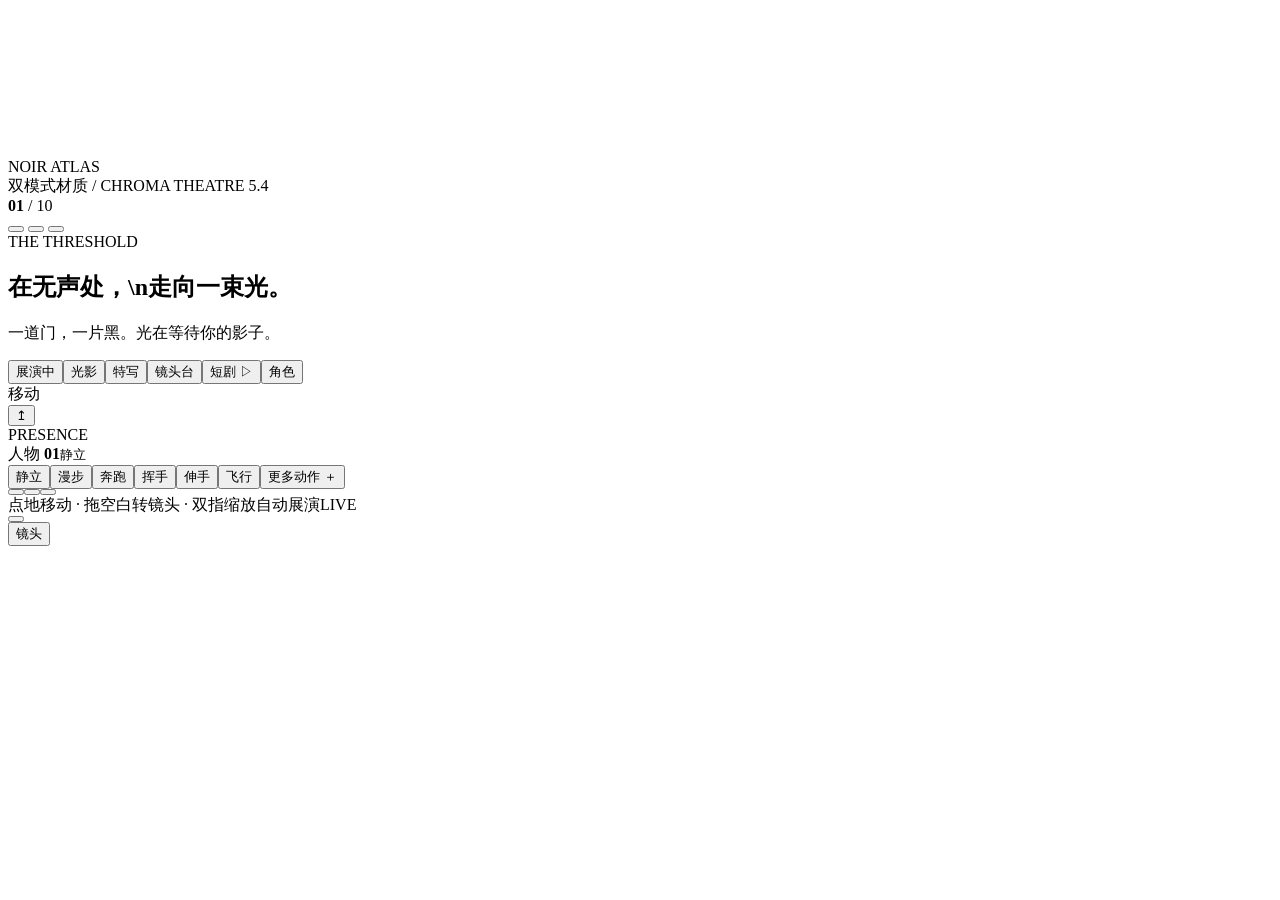
<file: src/ui.html>
</head><body><canvas id="stage" aria-label="实时黑白三维艺术场景。点击地面移动人物，拖动人物或使用屏幕摇杆。" role="img"></canvas>
<div id="shade-top" class="ui"></div><div id="shade-bottom" class="ui"></div>
<header class="topbar ui">
 <div class="brand"><div class="brandmark" aria-hidden="true"></div><div><div class="brand-name">NOIR ATLAS</div><div class="brand-sub">双模式材质 / CHROMA THEATRE 5.4</div></div></div>
 <div class="top-actions"><div class="top-index"><b id="top-count">01</b> <span>/ 10</span></div>
 <button id="help-open" class="iconbutton" aria-label="操作说明" title="操作说明"><svg viewBox="0 0 24 24"><circle cx="12" cy="12" r="8.5"/><path d="M9.5 8.5c.5-2 5-2 5 1 0 2-2.5 2-2.5 4M12 16h.01"/></svg></button>
 <button id="screenshot" class="iconbutton" aria-label="保存画面" title="保存无界面画面"><svg viewBox="0 0 24 24"><path d="M3 7h5l2-3h4l2 3h5v13H3Z"/><circle cx="12" cy="13" r="4"/></svg></button>
 <button id="immersive" class="iconbutton" aria-label="进入沉浸模式" title="隐藏界面"><svg viewBox="0 0 24 24"><path d="M8 3H3v5M16 3h5v5M21 16v5h-5M8 21H3v-5"/></svg></button>
 </div>
</header>
<section class="headline ui"><div class="eyebrow" id="scene-en">THE THRESHOLD</div><h1 id="headline">在无声处，\n走向一束光。</h1><p id="scene-note">一道门，一片黑。光在等待你的影子。</p></section>
<div class="workspace ui"><button id="exhibition-toggle" class="tool-pill" aria-pressed="true" title="自动展演；操作人物后可在这里恢复">展演中</button><button id="settings-toggle" class="tool-pill" aria-expanded="false">光影</button><button id="focus" class="tool-pill desk-only" aria-pressed="false">特写</button><button id="director-toggle" class="tool-pill desk-only" aria-expanded="false">镜头台</button><button class="tool-pill theatre-toggle" id="theatre-toggle">短剧 ▷</button><button class="tool-pill" id="cast-toggle">角色</button><div class="world-strip" id="world-strip" hidden><button class="tool-pill" id="world-guide" title="场景导览">导览</button><button class="tool-pill" id="nearby" title="附近互动">互动</button><button class="tool-pill desk-only" id="follow-world" title="跟随当前人物">跟随</button><button class="tool-pill" id="stand-up" hidden>起身</button></div></div>
<aside class="settings ui" id="settings" hidden><div class="panel-title">CLEAN · 纯净光影<button id="settings-close" aria-label="关闭光影面板">×</button></div>
<label class="setting"><span class="label">光源偏移 <output id="light-value">0</output></span><input id="light" type="range" min="-14" max="14" value="0" step=".1" aria-label="光源偏移"></label>
<label class="setting"><span class="label">明暗对比 <output id="contrast-value">1.00</output></span><input id="contrast" type="range" min=".7" max="1.6" value="1" step=".01" aria-label="明暗对比"></label>
<label class="setting"><span class="label">空间雾（默认关闭） <output id="haze-value">0.00</output></span><input id="haze" type="range" min="0" max="1.8" value="0" step=".01" aria-label="空间雾（默认关闭）"></label>
<input id="grain" type="hidden" value="0"><output id="grain-value" hidden>0</output>
<label class="setting"><span class="label">画面缩放 <output id="zoom-value">1.00</output></span><input id="zoom" type="range" min=".35" max="12" value="1" step=".01" aria-label="画面缩放"></label>
<div class="panel-small">人物与建筑共用光源和实时阴影。<br>黑白与彩色可从页眉切换。<br>无屏幕噪点、无纸纹蒙层、无暗角。</div><button id="clean-reset" class="tool-pill clean-reset" type="button">恢复纯净黑白</button><label class="colour-setting"><span>彩色物件 <small>少量鲜艳点色，可拖动</small></span><input id="accents-toggle" type="checkbox" checked aria-label="显示彩色物件"></label>
</aside>
<nav class="scene-rail ui" id="scene-rail" aria-label="场景快速切换"></nav>
<div id="marker" aria-hidden="true"></div>
<div id="hint" role="status" aria-live="polite"></div>
<div class="control-cluster ui" aria-label="左下移动和飞行控制">
 <div class="joystick" id="joystick" role="group" aria-label="拖动摇杆移动人物"><div class="knob" id="knob"></div><span class="joylabel">移动</span></div>
 <div id="flight-controls" class="flight-controls" hidden>
  <button id="fly-up" aria-label="按住上升" title="按住上升 / E"><span>↑</span></button>
  <output id="flight-altitude" aria-label="悬停高度">2.3m</output>
  <button id="fly-down" aria-label="按住下降" title="按住下降 / Q"><span>↓</span></button>
  <button id="land" aria-label="主动着陆" title="着陆"><span>落</span></button>
 </div>
 <div class="jump-control"><button id="jump" aria-label="跳跃" title="跳跃 / 空格">↥</button></div>
</div>
<footer class="bottom ui">
 <div class="control-row"><div class="actor-meta"><div class="caption">PRESENCE</div><div class="value">人物 <b id="actor-id">01</b><small id="actor-state">静立</small></div></div>
 <div class="actions" aria-label="人物动作"><button class="action active" data-pose="idle" aria-pressed="true">静立</button><button class="action" data-pose="walk" aria-pressed="false">漫步</button><button class="action" data-pose="run" aria-pressed="false">奔跑</button><button class="action" data-pose="wave" aria-pressed="false">挥手</button><button class="action" data-pose="reach" aria-pressed="false">伸手</button><button class="action" data-pose="float" aria-pressed="false">飞行</button><button id="more-actions" class="action more-action" aria-expanded="false">更多动作 ＋</button></div>
 <div class="lower-tools"><button id="add-person" class="iconbutton" aria-label="增加一个人物" title="增加人物，最多五人"><svg viewBox="0 0 24 24"><circle cx="9" cy="7" r="3"/><path d="M3 20v-3a6 6 0 0 1 12 0v3M19 9v8M15 13h8"/></svg></button><button id="pause" class="iconbutton" aria-label="暂停动画" aria-pressed="false" title="暂停 / 继续"><svg viewBox="0 0 24 24"><path d="M9 5v14M15 5v14"/></svg></button><button id="reset" class="iconbutton" aria-label="重置当前场景" title="重置当前场景"><svg viewBox="0 0 24 24"><path d="M4 11a8 8 0 1 1 1.5 6M4 4v7h7"/></svg></button></div></div>
 <nav class="scene-dock" id="scene-dock" aria-label="选择艺术场景"></nav>
 <div class="footnote"><span><span class="live"></span>点地移动 · 拖空白转镜头 · 双指缩放</span><span class="technical" id="exhibition-state">自动展演</span><span id="performance">LIVE</span></div>
</footer>

<section class="motion-panel ui" id="motion-panel" hidden aria-label="人物动作库">
 <div class="panel-title">MOTION / 动作库对照<button id="motion-close" aria-label="关闭动作库">×</button></div>
 <p class="panel-intro">对标 <a href="https://dannyling111.github.io/A129/actlib/" target="_blank" rel="noopener">A129 动作库</a> 的 73 个动作。男女同一套动作，体型不同。飞行中换动作不会落地。</p>
 <div id="actlib-cats" class="actlib-cats"></div>
 <div id="actlib-grid" class="motion-grid actlib-grid"></div>
 <label class="setting"><span class="label">演出速度 <output id="motion-rate-value">1.00×</output></span><input id="motion-rate" type="range" min=".25" max="1.5" step=".05" value="1" aria-label="演出速度"></label>
 <div class="record-row"><button id="walk-view" class="wide-button">走路 · 半速特写</button><button id="run-view" class="wide-button">跑步 · 半速特写</button></div><button id="gait-view" class="wide-button legacy-inspector" hidden>侧面验步</button>
 <p class="panel-small">绿：本引擎原样演出；蓝：很接近；黄：用邻近动作替代。脚底滚动接触保留。男女同一套动作。</p>
</section>
<section class="director-panel ui" id="director-panel" hidden aria-label="镜头台">
 <div class="panel-title">THE DIRECTOR<button id="director-close" aria-label="关闭镜头台">×</button></div>
 <p class="panel-intro">记录人物、动作、光影和物件位置，作为可重放的单镜头。</p>
 <div class="camera-grid"><button class="action active" data-camera="fixed" aria-pressed="true">固定</button><button class="action" data-camera="follow" aria-pressed="false">跟随</button><button class="action" data-camera="orbit" aria-pressed="false">慢环绕</button></div>
 <div class="record-row"><button id="record-shot" class="wide-button">● 记录镜头</button><button id="play-shot" class="wide-button">▷ 回放</button></div>
 <div class="shot-meta"><span id="shot-status">NO SHOT</span><output id="shot-time">0.0 / 0.0 s</output></div>
 <input type="range" id="shot-scrub" min="0" max="1" step=".01" value="0" disabled aria-label="镜头时间条">
 <div class="record-row"><button id="export-shot" class="tool-pill">导出镜头 JSON</button><button id="import-shot" class="tool-pill">导入</button><input id="shot-file" type="file" accept=".json,application/json" hidden></div>
 <p class="panel-small">最长 90 秒，镜头保存在本页内存。关闭前请导出。JSON 是引擎动画数据，不是视频文件。</p>
</section>


<button class="restore iconbutton" id="restore" aria-label="退出沉浸模式" title="退出沉浸模式"><svg viewBox="0 0 24 24"><path d="M3 8h5V3M16 3v5h5M21 16h-5v5M8 21v-5H3"/></svg></button>
<div class="help" id="help" hidden><section class="help-card"><div class="eyebrow">A SMALL GUIDE</div><h2>把自己放进光里。</h2><p>十个实时场景，包括多房间办公楼、水墨山水和古建院落。人物分男女两副成人体型；衣服、发型、帽子、建筑和影子都由 WebGL 2 三维网格实时绘制；对白锚定人物身旁。透视 / 正交都是同一个三维世界。</p><div class="help-line"><strong>移动</strong><span>点击地面前往；按住人物拖动。手机也可用左下摇杆。</span></div><div class="help-line"><strong>动作</strong><span>常用动作在底部；“更多动作”打开动作库 73 项对照，男女同一套动作。左下小按钮跳跃。</span></div><div class="help-line"><strong>飞行</strong><span>点击“飞行”后持续悬浮；左下摇杆旁的小 ↑ / ↓ 调高度。换动作也保持飞行，只有“着陆”返回地面。</span></div><div class="help-line"><strong>展演</strong><span>默认按场景自动行走、观察和停留。触控接管当前人物，其他人物继续。点“恢复展演”交还控制。</span></div><div class="help-line"><strong>构图</strong><span>新场景点击人物可以互动，或选择“接管此人物”。点右下「镜头」才打开缩放与透视/正交，平时收起。</span></div><div class="help-line"><strong>光影</strong><span>调节光源、颗粒、雾、缩放与点色开关。镜头台可以记录、回放、导出动画数据。</span></div><div class="help-line"><strong>桌面</strong><span>拖动空白旋转视角；滚轮或双指缩放，双指平移。WASD / 方向键移动；地面空格跳跃。飞行时 E / 空格上升，Q / Shift 下降；Esc 关闭面板。</span></div><button class="dismiss" id="help-close">进入这片寂静</button></section></div>
<aside class="places-panel ui" id="places-panel" hidden><div class="panel-title"><span id="places-title">可到达地点</span><button id="places-close" aria-label="关闭导览">×</button></div><p class="panel-intro">选一个地点，人物会沿可行走路线前往。也可直接点击画面中的椅子。</p><div id="place-list"></div><label class="label-toggle"><input type="checkbox" id="world-labels">显示地点标签</label></aside>
<aside class="social-panel ui" id="social-panel" hidden><div class="panel-title"><span id="social-title">人物</span><button id="social-close" aria-label="关闭互动">×</button></div><p id="social-description" class="panel-intro"></p><div class="social-actions"><button class="wide-button" data-social="wave">打招呼</button><button class="wide-button" data-social="talk">交谈</button><button class="wide-button" data-social="follow">同行</button></div><button class="wide-button" id="take-control">接管此人物</button></aside>
<div id="world-hud" aria-label="人物头顶对白"></div>
<div class="scene-transition" id="transition"></div>
<div class="error-screen" id="error" hidden></div>
<nav class="viewport-tools ui" id="viewport-tools" aria-label="三维镜头控制" aria-expanded="false">
 <button id="view-toggle" type="button" aria-expanded="false" aria-controls="view-tray" title="镜头：缩放、透视/正交、转动锁定">镜头</button>
 <div class="view-tray" id="view-tray" hidden>
  <div class="view-row"><button id="view-out" title="缩小" aria-label="缩小">−</button><output id="view-scale">100%</output><button id="view-in" title="放大" aria-label="放大">＋</button><button id="view-home" title="恢复全景" aria-label="恢复全景">⌂</button></div>
  <div class="view-row"><button id="view-projection" title="切换透视或正交投影">透视 3D</button><button id="view-lock" title="锁定转动：在人物上拖动也转镜头" aria-pressed="false">转动</button></div>
 </div>
</nav>
<section class="theatre-panel ui" id="theatre-panel" hidden aria-label="短剧与对白">
 <div class="panel-title">微型剧场 / LITTLE THEATRE<button id="theatre-close" aria-label="关闭短剧面板">×</button></div>
 <p class="panel-intro">真人比例，无脸演员。走近、转身、入座，再把对白留在人物身旁。播放时仍可自由转动镜头。</p>
 <div id="story-list"></div>
 <div class="dialogue-toggles"><label><input type="checkbox" id="dialogue-enabled" checked>头顶对白</label><label><input type="checkbox" id="voice-enabled">中文朗读</label><label><input type="checkbox" id="ambient-enabled" checked>日常独白</label></div>
 <label class="setting"><span class="label">对白字号 <output id="dialogue-font-value">11 px</output></span><input type="range" id="dialogue-font" min="9" max="18" value="11" step="1" aria-label="对白字号"></label>
 <p class="panel-small">朗读使用设备可用的中文声音；不要求麦克风。不提供真人配音，也不保证每台设备有中文语音包。</p>
 <details id="script-details"><summary>编辑 / 导入短剧 JSON</summary><textarea id="script-editor" rows="9" spellcheck="false" aria-label="短剧 JSON 编辑器"></textarea><div class="record-row"><button class="wide-button" id="script-run">验证并播放</button><button class="wide-button" id="script-save">导出</button><button class="wide-button" id="script-import">导入</button></div><input type="file" id="script-file" accept=".json,application/json" hidden><p class="script-error" id="script-error" role="status"></p></details>
 <details><summary>对白记录</summary><div id="dialogue-log"></div></details>
</section>
<aside class="cast-panel ui" id="cast-panel" hidden aria-label="角色和服饰">
 <div class="panel-title">角色 / THE CAST<button id="cast-close" aria-label="关闭角色面板">×</button></div>
 <div id="cast-list"></div>
 <p class="panel-intro" id="cast-note">动作库人物卡：男女体型、发型、衣服都是三维部件，头部仍不画五官。</p>
 <div id="roster-list" class="roster-list" aria-label="动作库人物卡"></div>
 <label class="cast-field">名字<input id="cast-name" maxlength="12" aria-label="角色名字"></label>
 <label class="cast-field">体型<select id="cast-body" aria-label="体型"><option value="male">男性轮廓</option><option value="female">女性轮廓</option></select></label>
 <div class="cast-field">衣服颜色<div class="colour-swatches" id="cast-colours"></div></div>
 <div class="cast-field">发色<div class="colour-swatches" id="cast-hair-colours"></div></div>
 <label class="cast-field">发型<select id="cast-hair" aria-label="发型"><option value="none">光头</option><option value="crop">寸发</option><option value="short">短发</option><option value="bob">齐耳</option><option value="long">长发</option><option value="bun">发髻</option><option value="ponytail">马尾</option><option value="braid">辫子</option></select></label>
 <label class="cast-field">帽子<select id="cast-hat" aria-label="帽子"><option value="none">无帽</option><option value="beret">贝雷帽</option><option value="cap">鸭舌帽</option><option value="beanie">针织帽</option><option value="brim">宽檐帽</option></select></label>
 <label class="cast-field">上衣<select id="cast-outfit" aria-label="上衣"><option value="vest">彩色背心 · 黑袖</option><option value="sleeves">彩色长袖</option><option value="blouse">短袖罩衫</option><option value="skirt">短裙</option><option value="dress">连衣长裙</option><option value="coat">长外套</option></select></label>
 <div class="record-row"><button class="wide-button" id="cast-focus">镜头看 TA</button><button class="wide-button" id="cast-control">接管人物</button></div>
 <label class="cast-field">让 TA 说一句<textarea id="cast-line" rows="2" maxlength="140" placeholder="今天的光，和昨天不一样。" aria-label="自定义对白"></textarea></label>
 <button class="wide-button" id="cast-say">在头顶说出来</button>
 <label class="label-toggle"><input type="checkbox" id="cast-names" checked>近景显示姓名</label>
 <p class="panel-small">女体是 S 线：有脖子，胸向前两团，腰收、髋略宽。短裙、罩衫、背心、长袖、外套都有，不靠长裙才像女人。头部不绘制五官。</p>
</aside>
<div id="theatre-bar" class="ui" hidden><span class="theatre-dot"></span><span id="theatre-title"></span><small id="theatre-progress"></small><button id="theatre-pause" aria-label="暂停或继续短剧">Ⅱ</button><button id="theatre-next" aria-label="下一段" title="下一段">›</button><button id="theatre-stop" aria-label="结束短剧">×</button></div>
</file>
